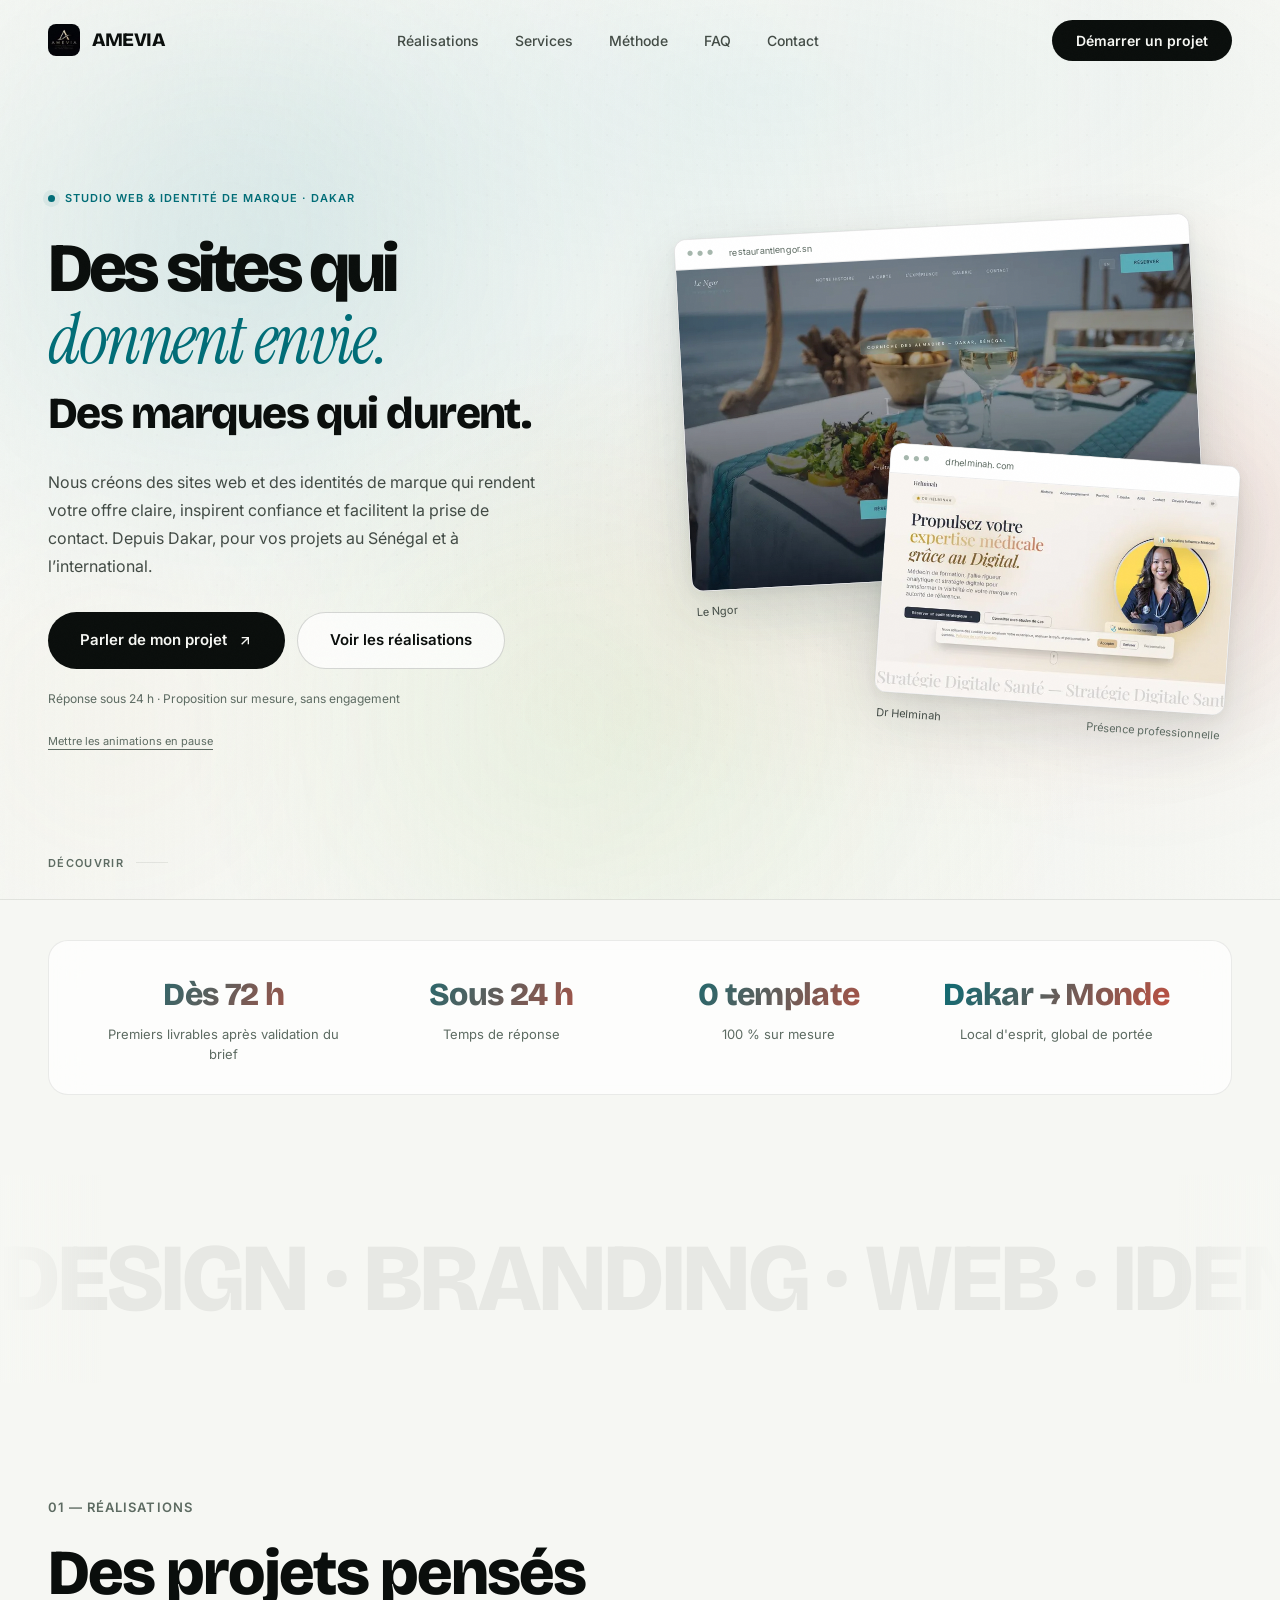
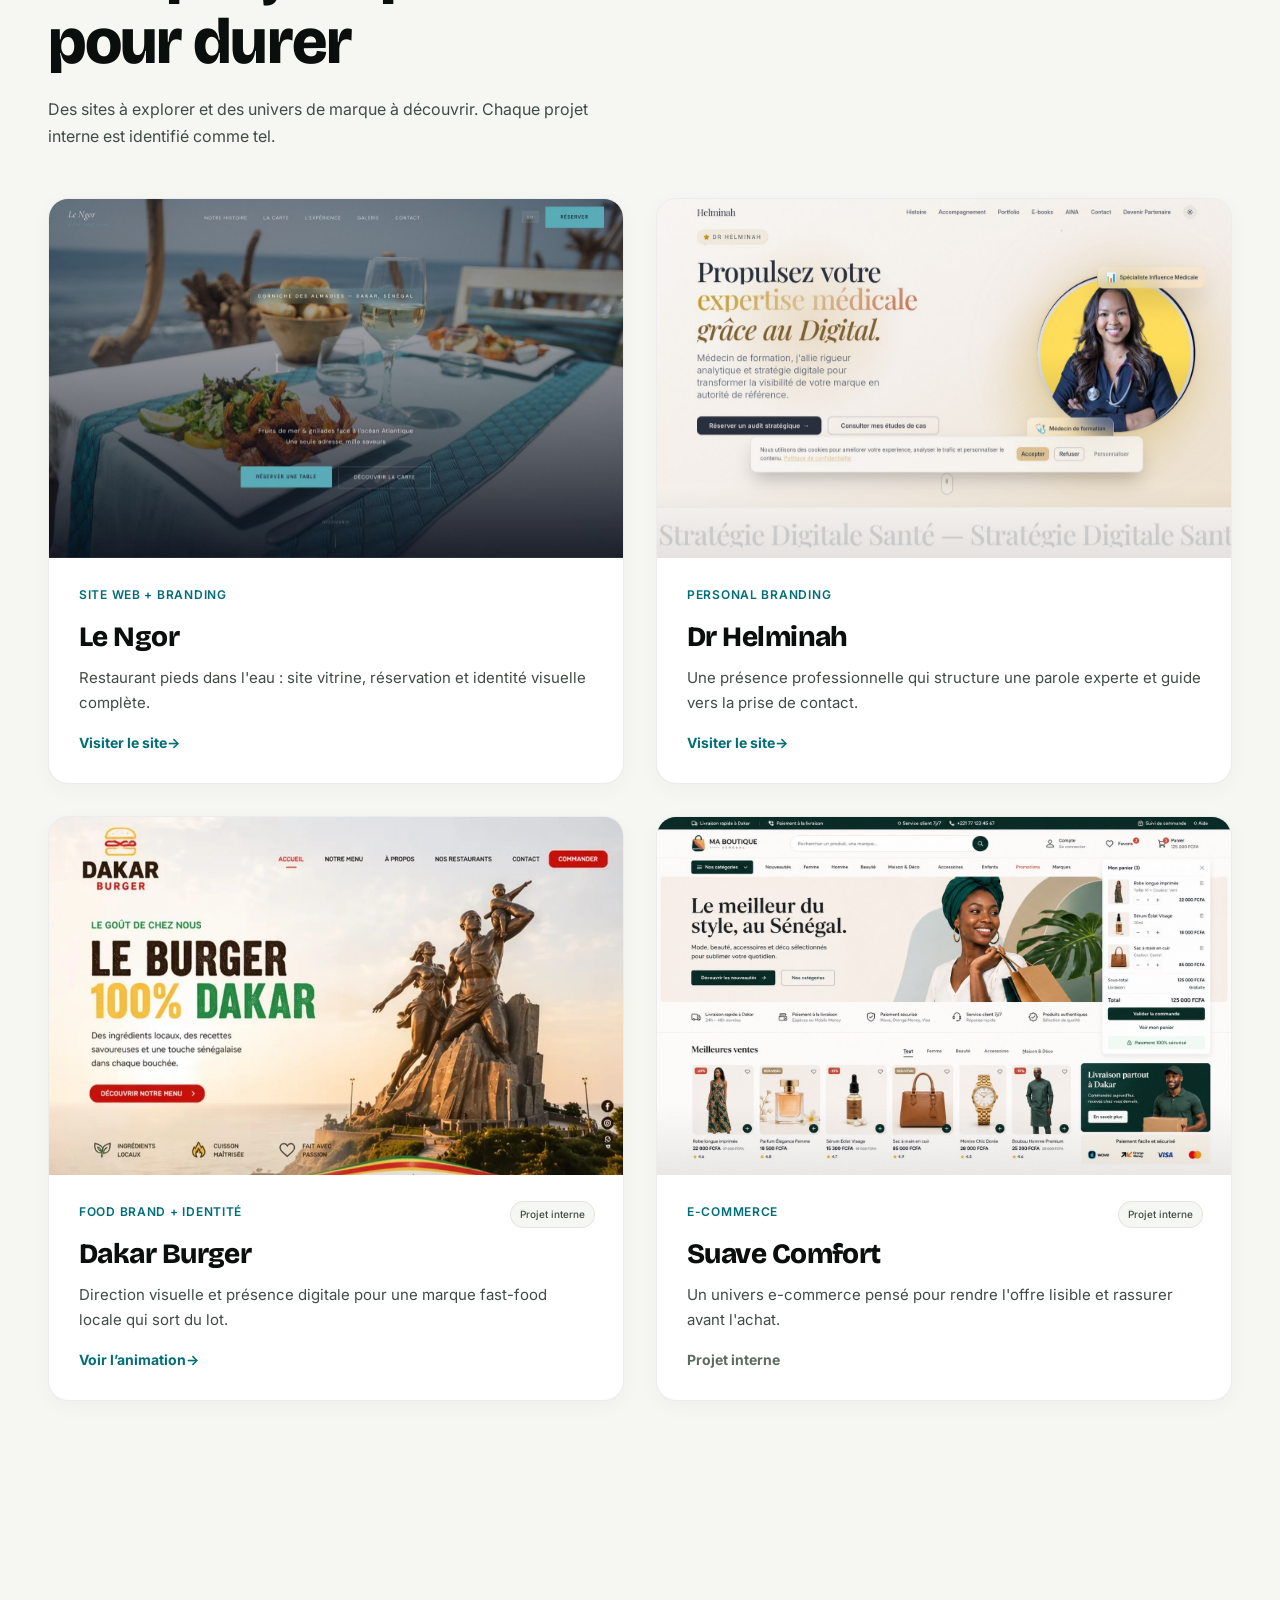
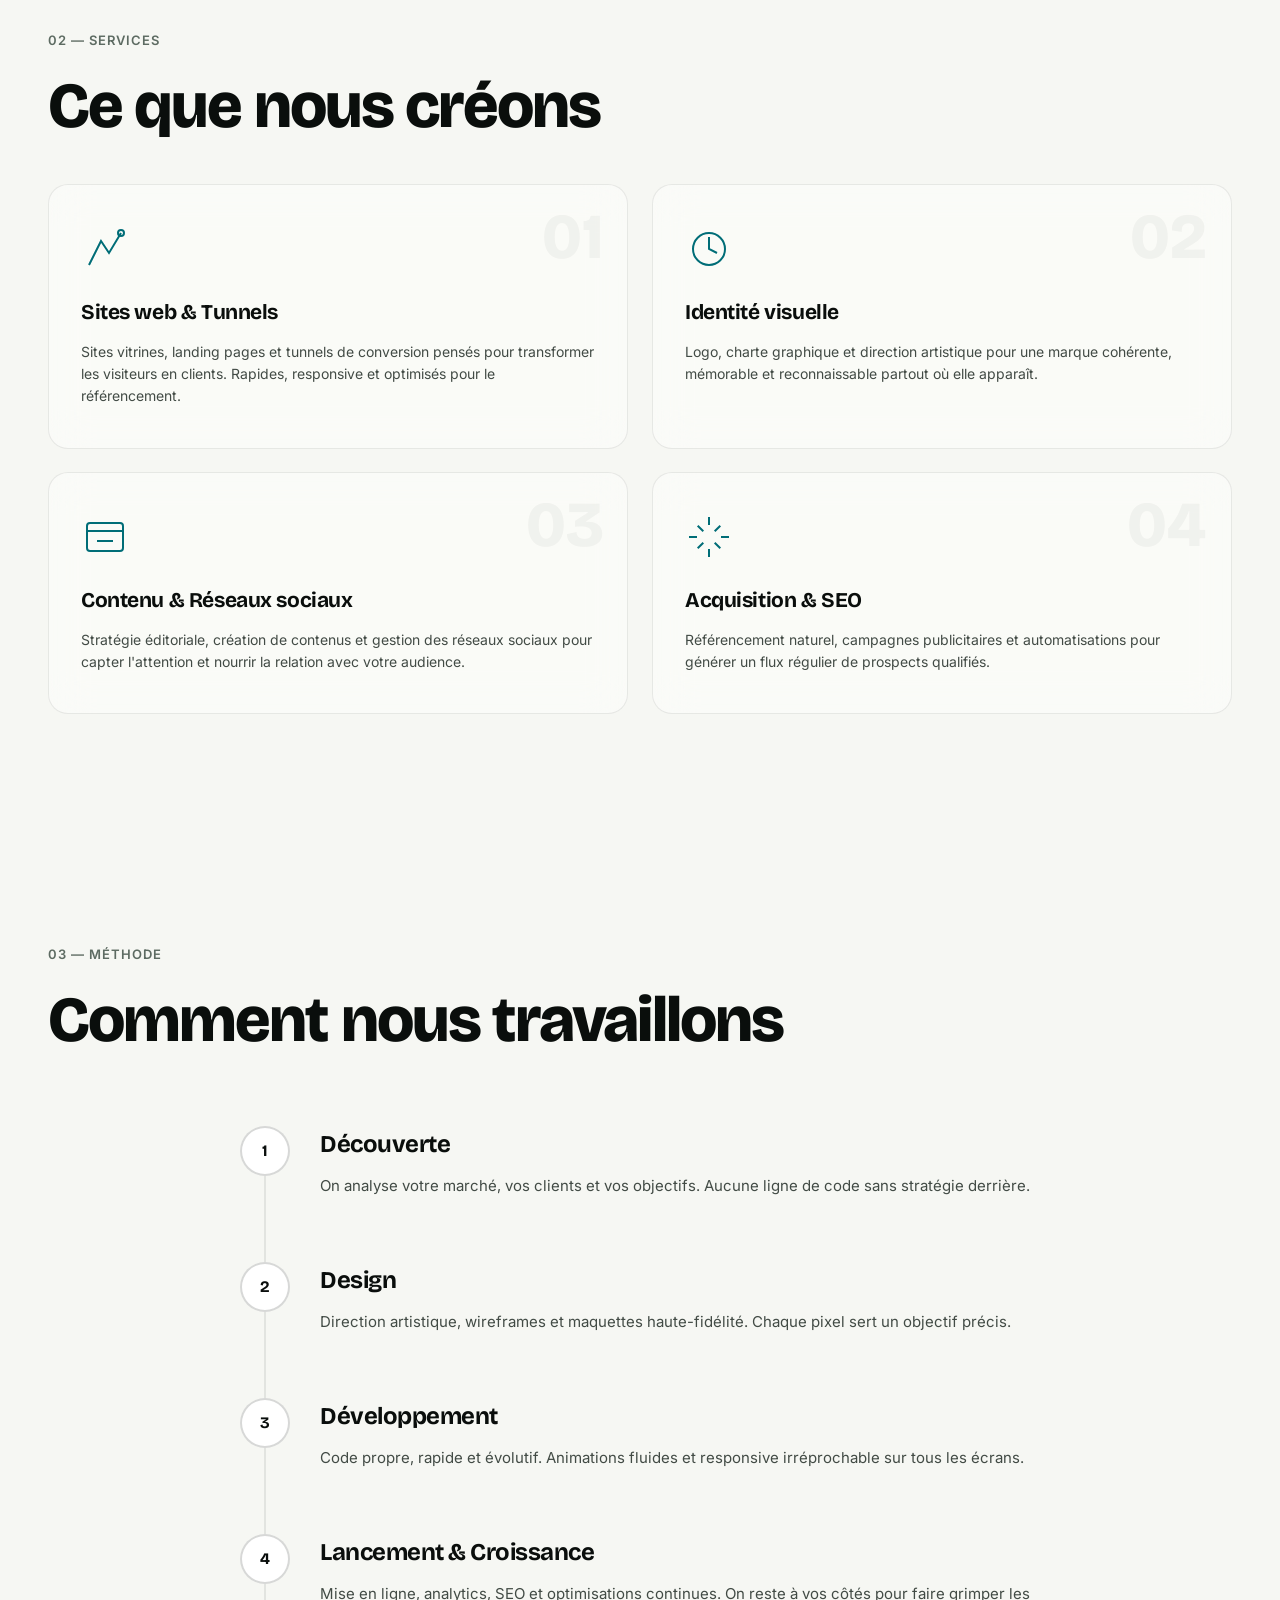
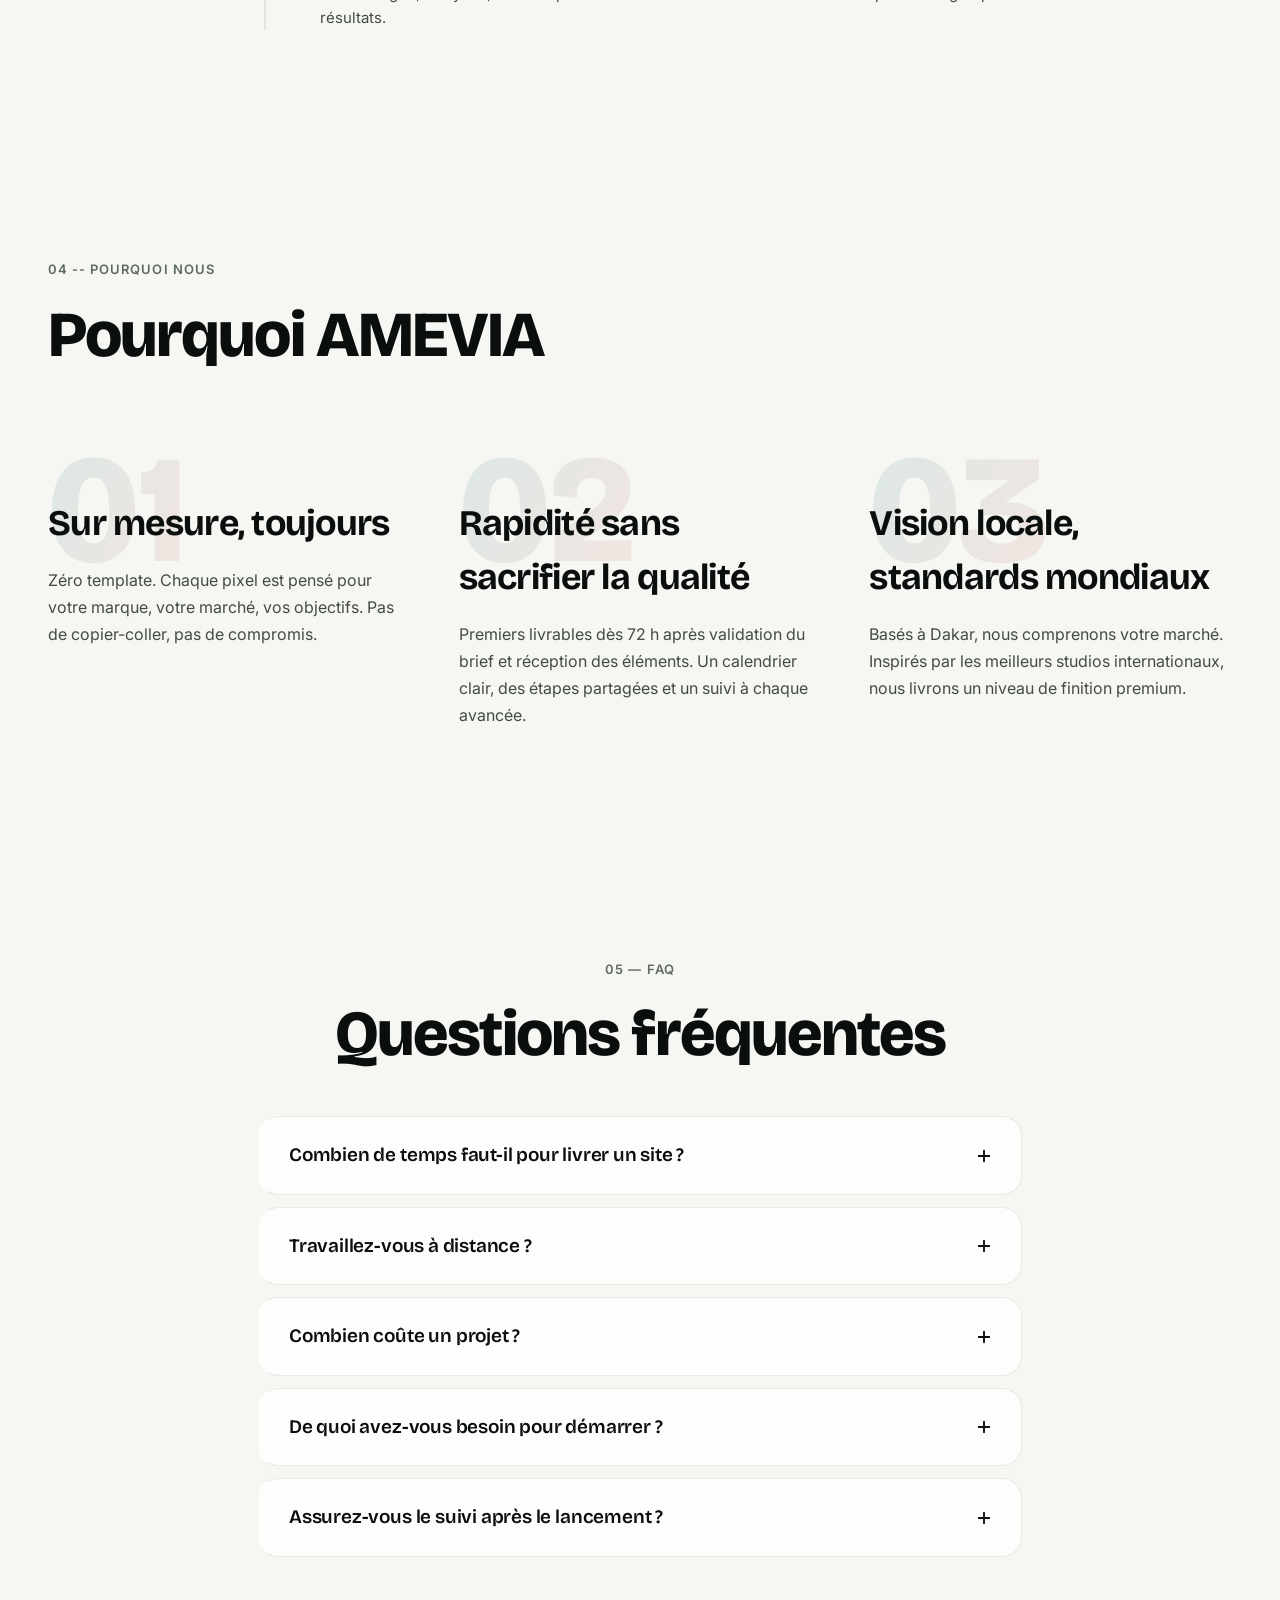
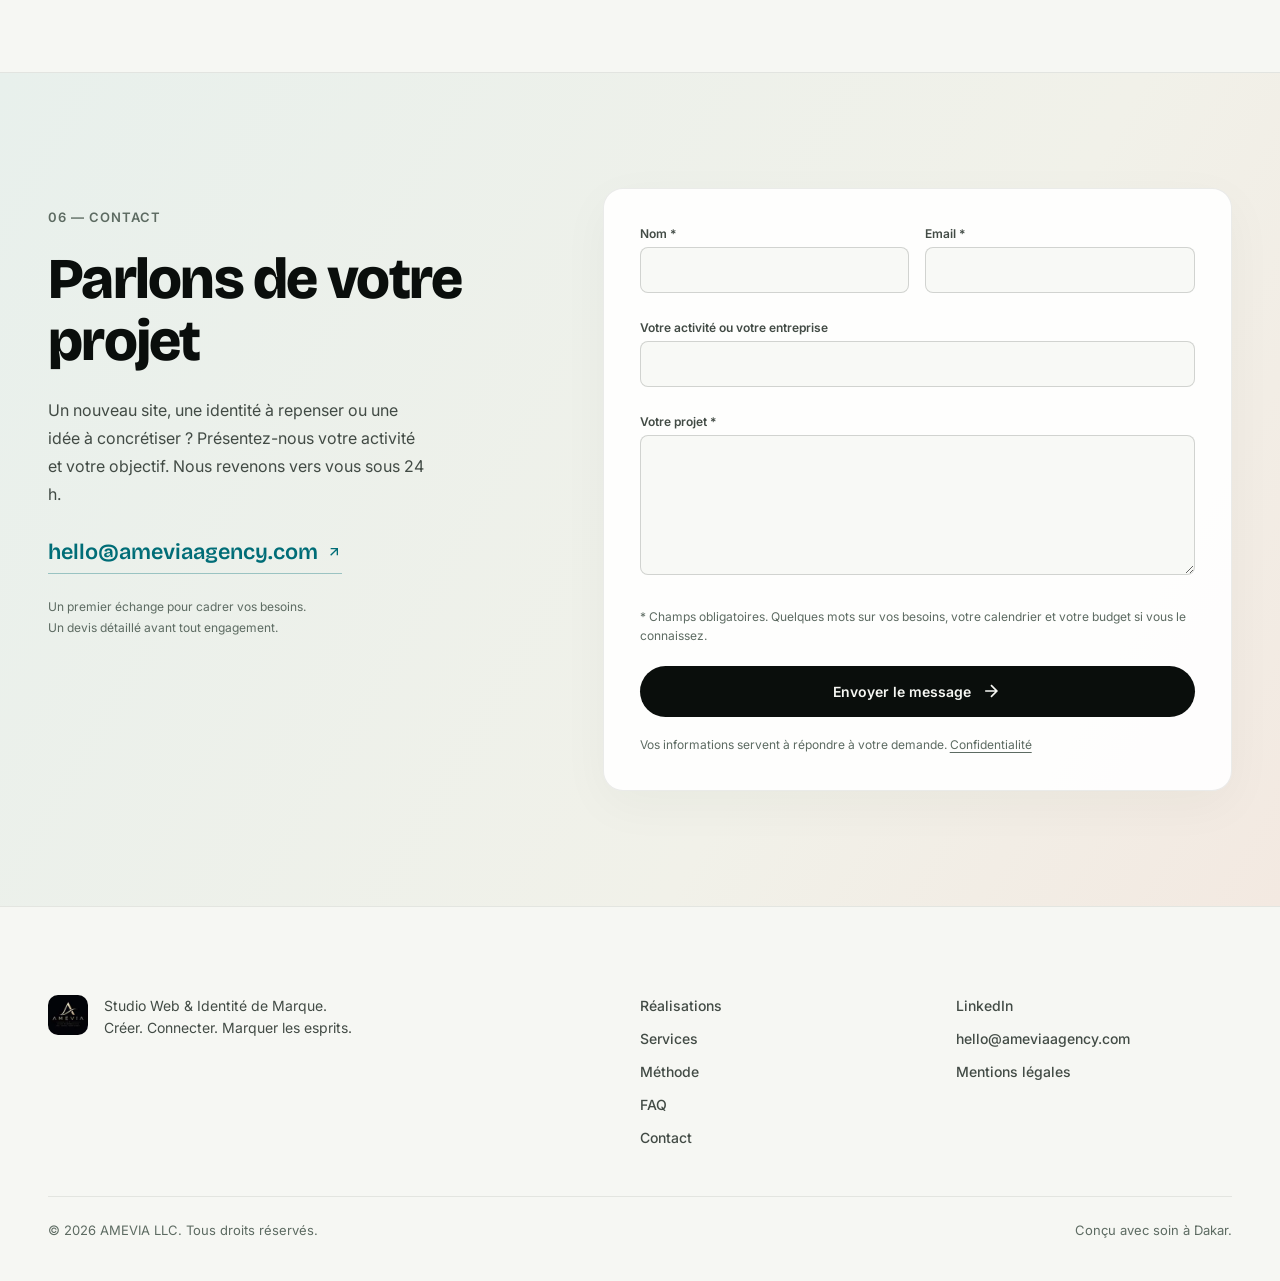
<file: index.html>
<!DOCTYPE html>
<html lang="fr" class="no-js">
<head>
    <meta charset="UTF-8">
    <meta name="viewport" content="width=device-width, initial-scale=1.0">
    <title>AMEVIA — Studio Web & Identité de Marque à Dakar</title>
    <meta name="description" content="AMEVIA est un studio digital basé à Dakar. Nous concevons des sites web, des identités de marque et des tunnels d'acquisition sur mesure pour les entreprises qui veulent inspirer confiance et générer des demandes.">
    <meta name="keywords" content="création site web Dakar, agence web Sénégal, identité visuelle, branding, landing page, SEO, studio digital">
    <meta name="author" content="AMEVIA LLC">
    <meta name="robots" content="index, follow">

    <!-- Open Graph -->
    <meta property="og:site_name" content="AMEVIA">
    <meta property="og:title" content="AMEVIA — Studio Web & Identité de Marque">
    <meta property="og:description" content="Sites web, identité visuelle et acquisition digitale, sur mesure. Conçu à Dakar, pensé pour le monde.">
    <meta property="og:image" content="https://ameviaagency.com/assets/images/logo.png">
    <meta property="og:url" content="https://ameviaagency.com/">
    <meta property="og:type" content="website">
    <meta property="og:locale" content="fr_FR">

    <!-- Twitter -->
    <meta name="twitter:card" content="summary_large_image">
    <meta name="twitter:title" content="AMEVIA — Studio Web & Identité de Marque">
    <meta name="twitter:description" content="Sites web, identité visuelle et acquisition digitale, sur mesure. Conçu à Dakar, pensé pour le monde.">
    <meta name="twitter:image" content="https://ameviaagency.com/assets/images/logo.png">

    <meta name="theme-color" content="#f5f7f3">
    <link rel="canonical" href="https://ameviaagency.com/">
    <link rel="icon" type="image/png" href="assets/images/logo.png">
    <link rel="preload" as="image" href="assets/images/lengor-showcase.webp" fetchpriority="high">
    <link rel="preconnect" href="https://fonts.googleapis.com">
    <link rel="preconnect" href="https://fonts.gstatic.com" crossorigin>
    <link href="https://fonts.googleapis.com/css2?family=Bricolage+Grotesque:opsz,wght@12..96,400;12..96,500;12..96,600;12..96,700;12..96,800&family=Inter:wght@400;500;600;700&family=Instrument+Serif:ital@1&display=swap" rel="stylesheet">
    <link rel="stylesheet" href="css/style.css?v=8">

    <!-- Structured data -->
    <script type="application/ld+json">
    {
        "@context": "https://schema.org",
        "@type": "ProfessionalService",
        "name": "AMEVIA",
        "legalName": "AMEVIA LLC",
        "description": "Studio digital spécialisé en création de sites web, identité de marque et acquisition digitale.",
        "url": "https://ameviaagency.com/",
        "logo": "https://ameviaagency.com/assets/images/logo.png",
        "image": "https://ameviaagency.com/assets/images/logo.png",
        "email": "hello@ameviaagency.com",
        "areaServed": ["SN", "Worldwide"],
        "knowsLanguage": ["fr", "en"],
        "founder": { "@type": "Person", "name": "Dr Helminah RM" },
        "address": { "@type": "PostalAddress", "addressLocality": "Dakar", "addressCountry": "SN" },
        "sameAs": ["https://www.linkedin.com/in/helminah-rm"]
    }
    </script>
</head>
<body>
    <a href="#main" class="skip-link">Aller au contenu principal</a>

    <!-- Animated aurora background field -->
    <div class="page-bg" aria-hidden="true">
        <span class="blob blob-1"></span>
        <span class="blob blob-2"></span>
        <span class="blob blob-3"></span>
        <span class="blob blob-4"></span>
    </div>

    <!-- Film grain noise overlay -->
    <div class="noise-overlay" aria-hidden="true"></div>

    <!-- Scroll progress bar -->
    <div class="scroll-progress" aria-hidden="true"><span id="scrollProgressBar"></span></div>

    <!-- Smooth scroll wrapper -->
    <div id="smooth-wrapper">
        <div id="smooth-content">

            <!-- Navigation -->
            <header>
                <nav class="nav" id="nav" aria-label="Navigation principale">
                    <a href="#hero" class="nav-brand" aria-label="AMEVIA — accueil">
                        <img src="assets/images/logo-mark.webp" alt="" class="nav-logo" width="96" height="96">
                        <span>AMEVIA</span>
                    </a>
                    <div class="nav-links" id="navLinks">
                        <a href="#work" class="nav-link"><span class="scramble-text" data-scramble="Réalisations">Réalisations</span></a>
                        <a href="#services" class="nav-link"><span class="scramble-text" data-scramble="Services">Services</span></a>
                        <a href="#method" class="nav-link"><span class="scramble-text" data-scramble="Méthode">Méthode</span></a>
                        <a href="#faq" class="nav-link"><span class="scramble-text" data-scramble="FAQ">FAQ</span></a>
                        <a href="#contact" class="nav-link"><span class="scramble-text" data-scramble="Contact">Contact</span></a>
                    </div>
                    <a href="#contact" class="nav-cta">Démarrer un projet</a>
                    <button class="nav-toggle" id="navToggle" aria-label="Ouvrir le menu" aria-expanded="false" aria-controls="navLinks">
                        <span></span><span></span>
                    </button>
                </nav>
            </header>

            <main id="main">

            <!-- Hero -->
            <section class="hero" id="hero" aria-label="Présentation AMEVIA">
                <div class="hero-bg" aria-hidden="true">
                    <div class="hero-aurora" aria-hidden="true"></div>
                    <div class="hero-vignette"></div>
                </div>
                <div class="hero-layout">
                <div class="hero-content">
                    <p class="hero-eyebrow">Studio Web &amp; Identité de Marque · Dakar</p>
                    <h1 class="hero-title">
                        <span class="line">Des sites qui</span>
                        <span class="line accent">donnent envie.</span>
                        <span class="line">Des marques qui durent.</span>
                    </h1>
                    <p class="hero-desc">Nous créons des sites web et des identités de marque qui rendent votre offre claire, inspirent confiance et facilitent la prise de contact. Depuis Dakar, pour vos projets au Sénégal et à l’international.</p>
                    <div class="hero-actions">
                        <a href="#contact" class="btn-primary"><span>Parler de mon projet</span><svg width="16" height="16" viewBox="0 0 24 24" fill="none" stroke="currentColor" stroke-width="2" aria-hidden="true"><path d="M7 17 17 7M7 7h10v10"/></svg></a>
                        <a href="#work" class="btn-ghost"><span>Voir les réalisations</span></a>
                    </div>
                    <p class="hero-microcopy">Réponse sous 24 h · Proposition sur mesure, sans engagement</p>
                    <button type="button" id="motionToggle" class="motion-toggle" aria-pressed="false" hidden>Mettre les animations en pause</button>
                </div>
                <div class="hero-showcase" aria-label="Aperçu de nos réalisations">
                    <a class="showcase-main" href="#work" aria-label="Découvrir la réalisation Le Ngor">
                        <div class="showcase-window">
                            <div class="showcase-bar" aria-hidden="true"><span class="showcase-dots">● ● ●</span><span class="showcase-url">restaurantlengor.sn</span></div>
                            <img src="assets/images/lengor-showcase.webp" alt="Site Le Ngor : restaurant face à l’océan à Dakar" width="1000" height="694" fetchpriority="high" decoding="async">
                        </div>
                        <p class="showcase-caption"><span>Le Ngor</span><span>Web &amp; identité de marque</span></p>
                    </a>
                    <a class="showcase-secondary" href="#work" aria-label="Découvrir la réalisation Dr Helminah">
                        <div class="showcase-window">
                            <div class="showcase-bar" aria-hidden="true"><span class="showcase-dots">● ● ●</span><span class="showcase-url">drhelminah.com</span></div>
                            <img src="assets/images/drhelminah-showcase.webp" alt="Site professionnel du Dr Helminah" width="640" height="400" decoding="async">
                        </div>
                        <p class="showcase-caption"><span>Dr Helminah</span><span>Présence professionnelle</span></p>
                    </a>
                </div>
                </div>
                <div class="hero-scroll">
                    <div class="scroll-indicator">
                        <span>Découvrir</span>
                        <div class="scroll-line"><div class="scroll-line-fill"></div></div>
                    </div>
                </div>
            </section>

            <!-- Trust strip -->
            <section class="trust" aria-label="Nos engagements">
                <ul class="trust-grid">
                    <li class="trust-item" data-reveal="fade-up">
                        <span class="trust-value">Dès 72 h</span>
                        <span class="trust-label">Premiers livrables après validation du brief</span>
                    </li>
                    <li class="trust-item" data-reveal="fade-up">
                        <span class="trust-value">Sous 24 h</span>
                        <span class="trust-label">Temps de réponse</span>
                    </li>
                    <li class="trust-item" data-reveal="fade-up">
                        <span class="trust-value">0 template</span>
                        <span class="trust-label">100 % sur mesure</span>
                    </li>
                    <li class="trust-item" data-reveal="fade-up">
                        <span class="trust-value">Dakar → Monde</span>
                        <span class="trust-label">Local d'esprit, global de portée</span>
                    </li>
                </ul>
            </section>

            <!-- Marquee ticker -->
            <section class="marquee" aria-hidden="true">
                <div class="marquee-fade marquee-fade--left"></div>
                <div class="marquee-track">
                    <span class="marquee-content">DESIGN &middot; BRANDING &middot; WEB &middot; IDENTITÉ &middot; STRATÉGIE &middot; DAKAR &middot; ACQUISITION &middot; DESIGN &middot; BRANDING &middot; WEB &middot; IDENTITÉ &middot; STRATÉGIE &middot; DAKAR &middot; ACQUISITION &middot;&nbsp;</span>
                    <span class="marquee-content">DESIGN &middot; BRANDING &middot; WEB &middot; IDENTITÉ &middot; STRATÉGIE &middot; DAKAR &middot; ACQUISITION &middot; DESIGN &middot; BRANDING &middot; WEB &middot; IDENTITÉ &middot; STRATÉGIE &middot; DAKAR &middot; ACQUISITION &middot;&nbsp;</span>
                </div>
                <div class="marquee-fade marquee-fade--right"></div>
            </section>

            <!-- Work -->
            <section class="work" id="work" aria-label="Réalisations">
                <div class="work-header">
                    <span class="section-eyebrow" data-reveal="chars">01 — Réalisations</span>
                    <h2 class="section-title" data-reveal="words">Des projets pensés pour durer</h2>
                    <p class="work-intro">Des sites à explorer et des univers de marque à découvrir. Chaque projet interne est identifié comme tel.</p>
                </div>
                <div class="work-horizontal" id="workHorizontal">
                    <div class="work-track" id="workTrack">
                        <article class="work-card" data-tilt>
                            <div class="work-card-media">
                                <img src="assets/images/lengor-desktop-fresh-lite.jpg" alt="Aperçu du site web du restaurant Le Ngor" width="1440" height="1000" loading="lazy" decoding="async">
                                <div class="work-card-overlay"></div>
                            </div>
                            <div class="work-card-content">
                                <span class="work-card-tag">Site web + Branding</span>
                                <h3 class="work-card-title">Le Ngor</h3>
                                <p class="work-card-desc">Restaurant pieds dans l'eau : site vitrine, réservation et identité visuelle complète.</p>
                                <a href="https://restaurantlengor.sn" target="_blank" rel="noopener" class="work-card-link">Visiter le site<span aria-hidden="true"> →</span></a>
                            </div>
                        </article>
                        <article class="work-card" data-tilt>
                            <div class="work-card-media">
                                <img src="assets/images/real-drhelminah-screen.jpg" alt="Aperçu du site professionnel du Dr Helminah" width="1440" height="900" loading="lazy" decoding="async">
                                <div class="work-card-overlay"></div>
                            </div>
                            <div class="work-card-content">
                                <span class="work-card-tag">Personal Branding</span>
                                <h3 class="work-card-title">Dr Helminah</h3>
                                <p class="work-card-desc">Une présence professionnelle qui structure une parole experte et guide vers la prise de contact.</p>
                                <a href="https://drhelminah.com" target="_blank" rel="noopener" class="work-card-link">Visiter le site<span aria-hidden="true"> →</span></a>
                            </div>
                        </article>
                        <article class="work-card" data-tilt>
                            <div class="work-card-media">
                                <img src="assets/images/dakar-burger-poster.webp" alt="Concept Dakar Burger : identité visuelle et site de restauration" width="864" height="1821" loading="lazy" decoding="async">
                                <div class="work-card-overlay"></div>
                            </div>
                            <div class="work-card-content">
                                <span class="work-card-tag">Food Brand + Identité <span class="project-kind">Projet interne</span></span>
                                <h3 class="work-card-title">Dakar Burger</h3>
                                <p class="work-card-desc">Direction visuelle et présence digitale pour une marque fast-food locale qui sort du lot.</p>
                                <a href="assets/videos/portfolio-dakar-burger-preview.mp4" target="_blank" rel="noopener" class="work-card-link">Voir l’animation<span aria-hidden="true"> →</span></a>
                            </div>
                        </article>
                        <article class="work-card" data-tilt>
                            <div class="work-card-media">
                                <img src="assets/images/ecommerce-senegal-mockup-lite.jpg" alt="Maquette de la boutique e-commerce Suave Comfort" width="1586" height="992" loading="lazy" decoding="async">
                                <div class="work-card-overlay"></div>
                            </div>
                            <div class="work-card-content">
                                <span class="work-card-tag">E-commerce <span class="project-kind">Projet interne</span></span>
                                <h3 class="work-card-title">Suave Comfort</h3>
                                <p class="work-card-desc">Un univers e-commerce pensé pour rendre l'offre lisible et rassurer avant l'achat.</p>
                                <span class="work-card-link work-card-link--muted">Projet interne</span>
                            </div>
                        </article>
                    </div>
                </div>
            </section>

            <!-- Services -->
            <section class="services" id="services" aria-label="Services">
                <div class="services-header">
                    <span class="section-eyebrow" data-reveal="chars">02 — Services</span>
                    <h2 class="section-title" data-reveal="words">Ce que nous créons</h2>
                </div>
                <div class="services-grid">
                    <article class="service-card" data-reveal="fade-up" data-tilt>
                        <div class="service-number" aria-hidden="true">01</div>
                        <div class="service-icon" aria-hidden="true">
                            <svg viewBox="0 0 48 48" fill="none" stroke="currentColor" stroke-width="2"><path d="M8 40L20 16l8 12 12-20"/><circle cx="40" cy="8" r="3"/></svg>
                        </div>
                        <h3 class="service-title">Sites web &amp; Tunnels</h3>
                        <p class="service-desc">Sites vitrines, landing pages et tunnels de conversion pensés pour transformer les visiteurs en clients. Rapides, responsive et optimisés pour le référencement.</p>
                    </article>
                    <article class="service-card" data-reveal="fade-up" data-tilt>
                        <div class="service-number" aria-hidden="true">02</div>
                        <div class="service-icon" aria-hidden="true">
                            <svg viewBox="0 0 48 48" fill="none" stroke="currentColor" stroke-width="2"><circle cx="24" cy="24" r="16"/><path d="M24 12v12l8 4"/></svg>
                        </div>
                        <h3 class="service-title">Identité visuelle</h3>
                        <p class="service-desc">Logo, charte graphique et direction artistique pour une marque cohérente, mémorable et reconnaissable partout où elle apparaît.</p>
                    </article>
                    <article class="service-card" data-reveal="fade-up" data-tilt>
                        <div class="service-number" aria-hidden="true">03</div>
                        <div class="service-icon" aria-hidden="true">
                            <svg viewBox="0 0 48 48" fill="none" stroke="currentColor" stroke-width="2"><rect x="6" y="10" width="36" height="28" rx="3"/><path d="M6 18h36M16 28h16"/></svg>
                        </div>
                        <h3 class="service-title">Contenu &amp; Réseaux sociaux</h3>
                        <p class="service-desc">Stratégie éditoriale, création de contenus et gestion des réseaux sociaux pour capter l'attention et nourrir la relation avec votre audience.</p>
                    </article>
                    <article class="service-card" data-reveal="fade-up" data-tilt>
                        <div class="service-number" aria-hidden="true">04</div>
                        <div class="service-icon" aria-hidden="true">
                            <svg viewBox="0 0 48 48" fill="none" stroke="currentColor" stroke-width="2"><path d="M24 4v8M24 36v8M4 24h8M36 24h8M12.7 12.7l5.6 5.6M29.7 29.7l5.6 5.6M12.7 35.3l5.6-5.6M29.7 18.3l5.6-5.6"/></svg>
                        </div>
                        <h3 class="service-title">Acquisition &amp; SEO</h3>
                        <p class="service-desc">Référencement naturel, campagnes publicitaires et automatisations pour générer un flux régulier de prospects qualifiés.</p>
                    </article>
                </div>
            </section>

            <!-- Method -->
            <section class="method" id="method" aria-label="Méthode">
                <div class="method-header">
                    <span class="section-eyebrow" data-reveal="chars">03 — Méthode</span>
                    <h2 class="section-title" data-reveal="words">Comment nous travaillons</h2>
                </div>
                <div class="method-timeline">
                    <div class="timeline-line" id="timelineLine" aria-hidden="true">
                        <div class="timeline-line-progress" id="timelineProgress"></div>
                    </div>
                    <div class="timeline-steps">
                        <div class="timeline-step" data-reveal="fade-right">
                            <div class="step-marker" aria-hidden="true"><span>1</span></div>
                            <div class="step-content">
                                <h3>Découverte</h3>
                                <p>On analyse votre marché, vos clients et vos objectifs. Aucune ligne de code sans stratégie derrière.</p>
                            </div>
                        </div>
                        <div class="timeline-step" data-reveal="fade-left">
                            <div class="step-marker" aria-hidden="true"><span>2</span></div>
                            <div class="step-content">
                                <h3>Design</h3>
                                <p>Direction artistique, wireframes et maquettes haute-fidélité. Chaque pixel sert un objectif précis.</p>
                            </div>
                        </div>
                        <div class="timeline-step" data-reveal="fade-right">
                            <div class="step-marker" aria-hidden="true"><span>3</span></div>
                            <div class="step-content">
                                <h3>Développement</h3>
                                <p>Code propre, rapide et évolutif. Animations fluides et responsive irréprochable sur tous les écrans.</p>
                            </div>
                        </div>
                        <div class="timeline-step" data-reveal="fade-left">
                            <div class="step-marker" aria-hidden="true"><span>4</span></div>
                            <div class="step-content">
                                <h3>Lancement &amp; Croissance</h3>
                                <p>Mise en ligne, analytics, SEO et optimisations continues. On reste à vos côtés pour faire grimper les résultats.</p>
                            </div>
                        </div>
                    </div>
                </div>
            </section>

            <!-- Why AMEVIA -->
            <section class="why" id="why" aria-label="Pourquoi AMEVIA">
                <div class="why-header">
                    <span class="section-eyebrow" data-reveal="chars">04 -- Pourquoi nous</span>
                    <h2 class="section-title" data-reveal="words">Pourquoi AMEVIA</h2>
                </div>
                <div class="why-grid">
                    <article class="why-item" data-reveal="fade-up">
                        <span class="why-number" aria-hidden="true">01</span>
                        <h3 class="why-title">Sur mesure, toujours</h3>
                        <p class="why-desc">Zéro template. Chaque pixel est pensé pour votre marque, votre marché, vos objectifs. Pas de copier-coller, pas de compromis.</p>
                    </article>
                    <article class="why-item" data-reveal="fade-up">
                        <span class="why-number" aria-hidden="true">02</span>
                        <h3 class="why-title">Rapidité sans sacrifier la qualité</h3>
                        <p class="why-desc">Premiers livrables dès 72 h après validation du brief et réception des éléments. Un calendrier clair, des étapes partagées et un suivi à chaque avancée.</p>
                    </article>
                    <article class="why-item" data-reveal="fade-up">
                        <span class="why-number" aria-hidden="true">03</span>
                        <h3 class="why-title">Vision locale, standards mondiaux</h3>
                        <p class="why-desc">Basés à Dakar, nous comprenons votre marché. Inspirés par les meilleurs studios internationaux, nous livrons un niveau de finition premium.</p>
                    </article>
                </div>
            </section>

            <!-- FAQ -->
            <section class="faq" id="faq" aria-label="Questions fréquentes">
                <div class="faq-header">
                    <span class="section-eyebrow" data-reveal="chars">05 — FAQ</span>
                    <h2 class="section-title" data-reveal="words">Questions fréquentes</h2>
                </div>
                <div class="faq-list" data-reveal="fade-up">
                    <details class="faq-item">
                        <summary>Combien de temps faut-il pour livrer un site ?</summary>
                        <div class="faq-answer"><p>Les premiers livrables peuvent être proposés dès 72 h après validation du brief et réception des éléments. Le calendrier de mise en ligne est défini dans le devis selon le périmètre du projet.</p></div>
                    </details>
                    <details class="faq-item">
                        <summary>Travaillez-vous à distance ?</summary>
                        <div class="faq-answer"><p>Oui. Basés à Dakar, nous accompagnons des clients au Sénégal comme à l'international, en visioconférence et par email, sans contrainte de fuseau.</p></div>
                    </details>
                    <details class="faq-item">
                        <summary>Combien coûte un projet ?</summary>
                        <div class="faq-answer"><p>Chaque projet est établi sur devis, selon vos besoins et vos objectifs. Vous recevez une proposition claire et détaillée avant tout engagement, sans surprise.</p></div>
                    </details>
                    <details class="faq-item">
                        <summary>De quoi avez-vous besoin pour démarrer ?</summary>
                        <div class="faq-answer"><p>Un brief de vos objectifs, vos textes et visuels si vous en disposez, et vos accès techniques le cas échéant. On vous guide à chaque étape, même en partant de zéro.</p></div>
                    </details>
                    <details class="faq-item">
                        <summary>Assurez-vous le suivi après le lancement ?</summary>
                        <div class="faq-answer"><p>Oui. Nous proposons un accompagnement post-lancement : mises à jour, optimisations SEO et améliorations continues pour faire évoluer votre présence dans le temps.</p></div>
                    </details>
                </div>
            </section>

            <!-- Contact -->
            <section class="contact" id="contact" aria-label="Contact">
                <div class="contact-bg" aria-hidden="true"></div>
                <div class="contact-content">
                    <div class="contact-intro">
                    <span class="section-eyebrow" data-reveal="chars">06 — Contact</span>
                    <h2 class="section-title" data-reveal="words">Parlons de votre projet</h2>
                    <p class="contact-desc">Un nouveau site, une identité à repenser ou une idée à concrétiser ? Présentez-nous votre activité et votre objectif. Nous revenons vers vous sous 24 h.</p>
                    <a class="contact-email" href="mailto:hello@ameviaagency.com">hello@ameviaagency.com <svg width="16" height="16" viewBox="0 0 24 24" fill="none" stroke="currentColor" stroke-width="2" aria-hidden="true"><path d="M7 17 17 7M7 7h10v10"/></svg></a>
                    <p class="contact-assurance">Un premier échange pour cadrer vos besoins.<br>Un devis détaillé avant tout engagement.</p>
                    </div>
                    <form class="contact-form" id="contactForm" action="https://formsubmit.co/hello@ameviaagency.com" method="POST">
                        <input type="hidden" name="_subject" value="Nouveau message AMEVIA Agency">
                        <input type="hidden" name="_template" value="table">
                        <div class="form-row">
                            <div class="form-field">
                                <input type="text" id="name" name="name" placeholder=" " autocomplete="name" required>
                                <label for="name">Nom *</label>
                            </div>
                            <div class="form-field">
                                <input type="email" id="email" name="email" placeholder=" " autocomplete="email" required>
                                <label for="email">Email *</label>
                            </div>
                        </div>
                        <div class="form-field">
                            <input type="text" id="subject" name="subject" placeholder=" ">
                            <label for="subject">Votre activité ou votre entreprise</label>
                        </div>
                        <div class="form-field">
                            <textarea id="message" name="message" rows="4" placeholder=" " required></textarea>
                            <label for="message">Votre projet *</label>
                        </div>
                        <p class="form-note">* Champs obligatoires. Quelques mots sur vos besoins, votre calendrier et votre budget si vous le connaissez.</p>
                        <button type="submit" class="btn-primary btn-large">
                            <span>Envoyer le message</span>
                            <svg width="20" height="20" viewBox="0 0 24 24" fill="none" stroke="currentColor" stroke-width="2" aria-hidden="true"><path d="M5 12h14M12 5l7 7-7 7"/></svg>
                        </button>
                        <p class="form-status" id="formStatus" role="status" aria-live="polite" aria-atomic="true"></p>
                        <p class="form-note">Vos informations servent à répondre à votre demande. <a href="mentions-legales.html#privacy">Confidentialité</a></p>
                    </form>
                </div>
            </section>

            </main>

            <!-- Footer -->
            <footer class="footer">
                <div class="footer-inner">
                    <div class="footer-brand">
                        <img src="assets/images/logo-mark.webp" alt="" class="footer-logo" width="96" height="96" loading="lazy">
                        <p>Studio Web &amp; Identité de Marque.<br>Créer. Connecter. Marquer les esprits.</p>
                    </div>
                    <nav class="footer-links" aria-label="Liens du site">
                        <a href="#work">Réalisations</a>
                        <a href="#services">Services</a>
                        <a href="#method">Méthode</a>
                        <a href="#faq">FAQ</a>
                        <a href="#contact">Contact</a>
                    </nav>
                    <div class="footer-social">
                        <a href="https://www.linkedin.com/in/helminah-rm" target="_blank" rel="noopener">LinkedIn</a>
                        <a href="mailto:hello@ameviaagency.com">hello@ameviaagency.com</a>
                        <a href="mentions-legales.html">Mentions légales</a>
                    </div>
                </div>
                <div class="footer-bottom">
                    <p>&copy; <span id="footerYear">2026</span> AMEVIA LLC. Tous droits réservés.</p>
                    <p>Conçu avec soin à Dakar.</p>
                </div>
            </footer>

        </div>
    </div>

    <!-- Scripts -->
    <script src="js/main.js?v=7" defer></script>
</body>
</html>
</file>
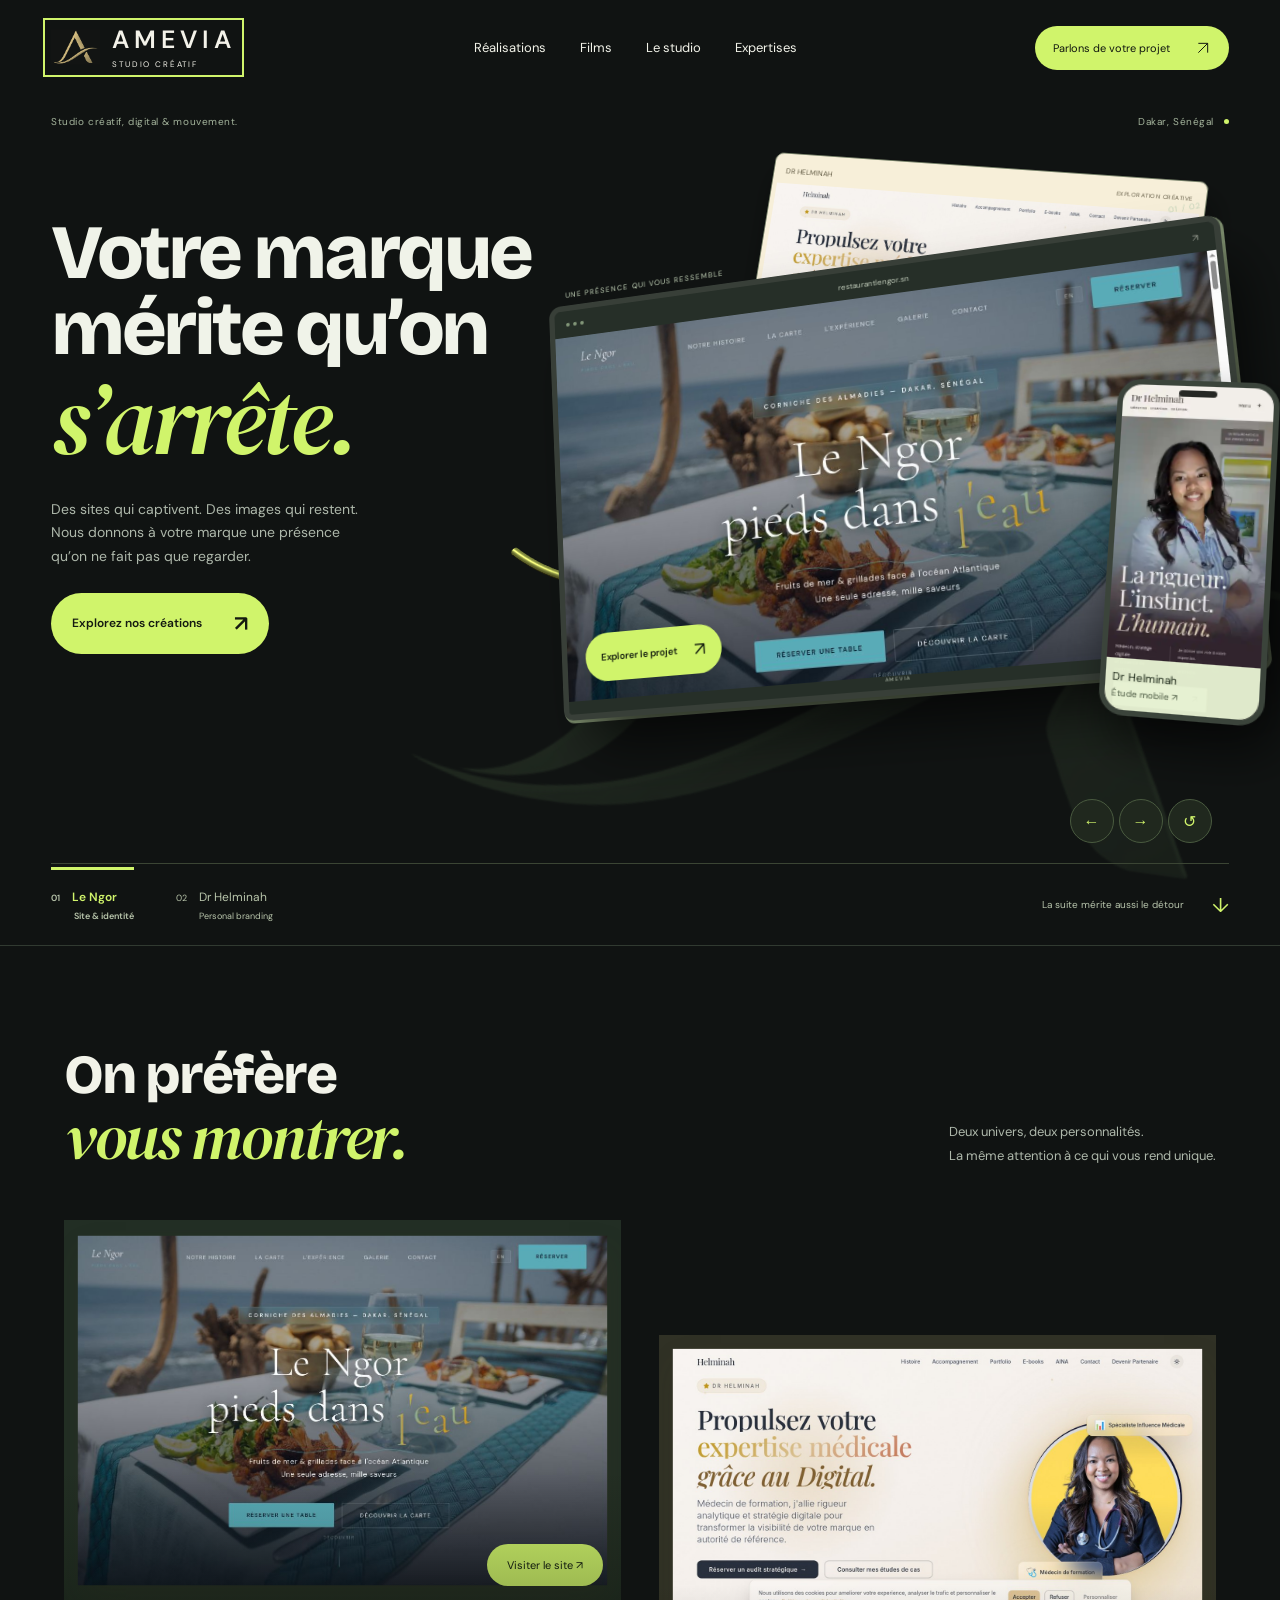
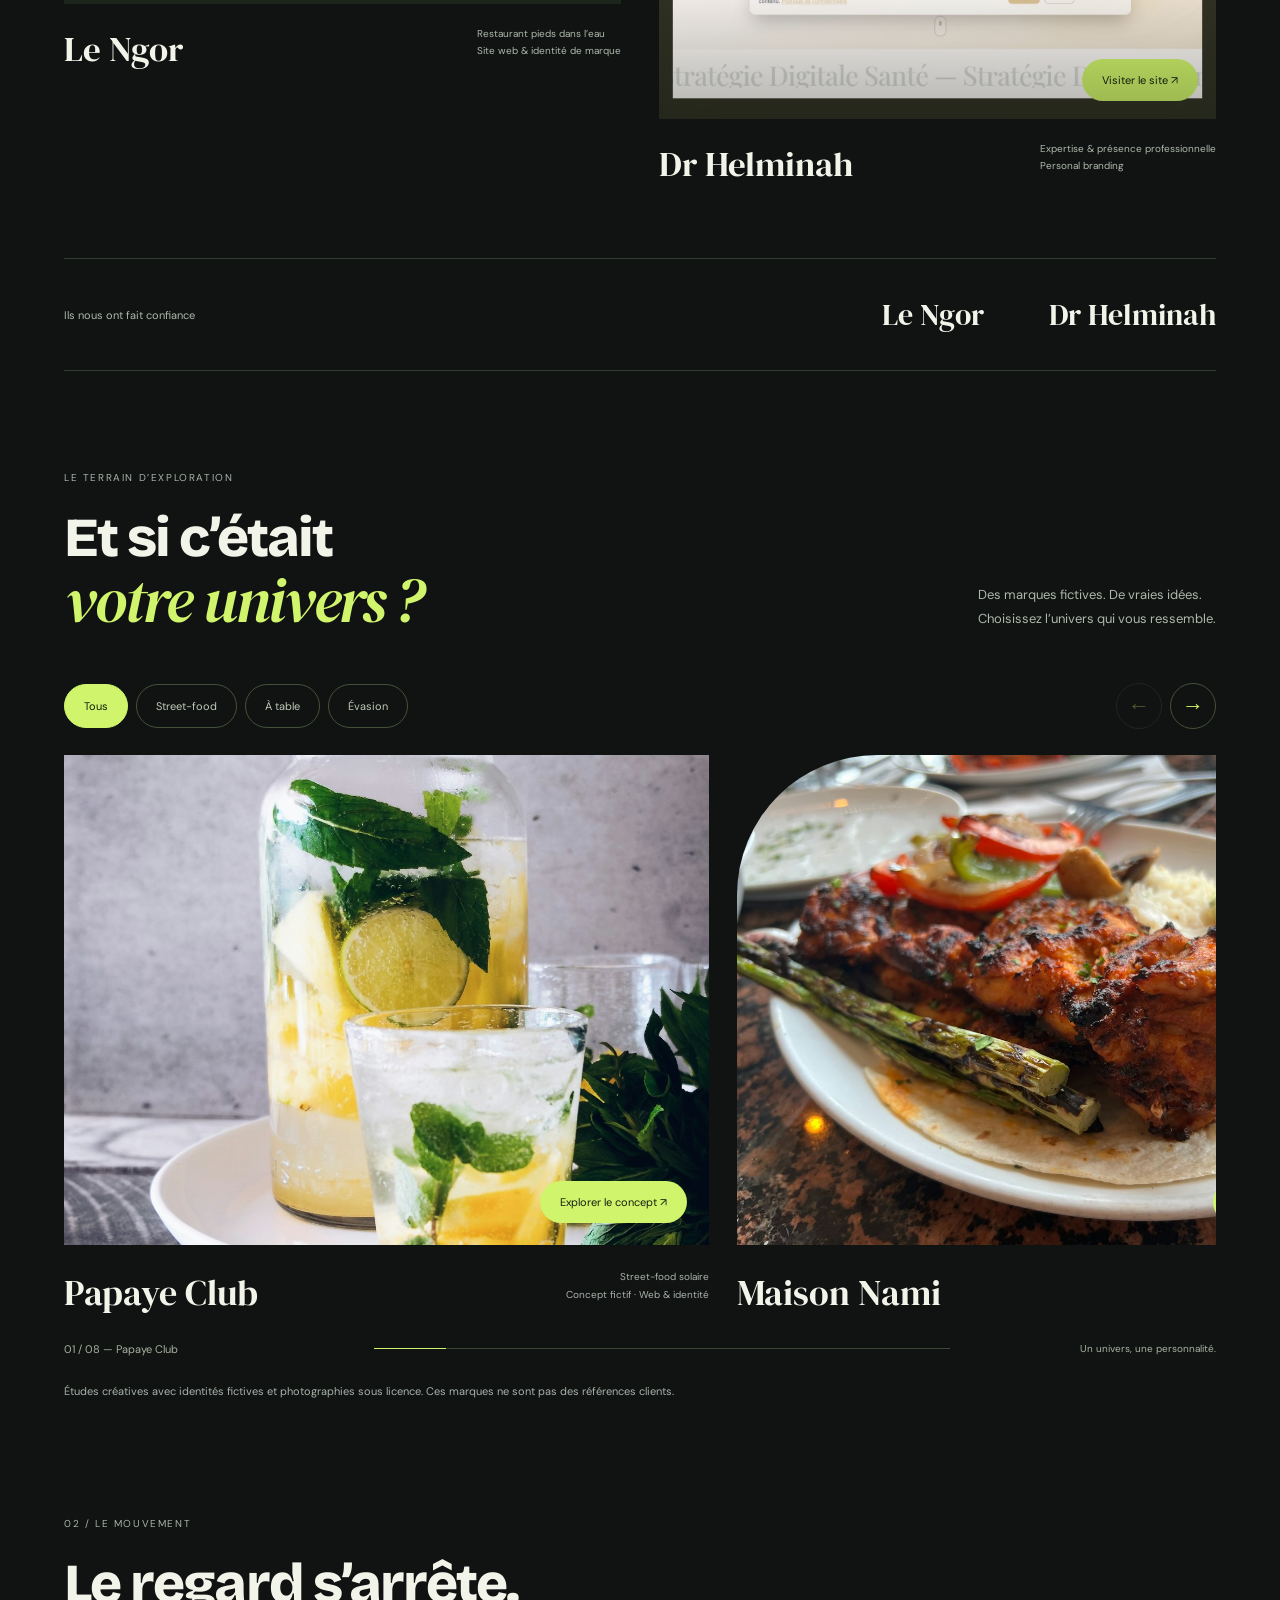
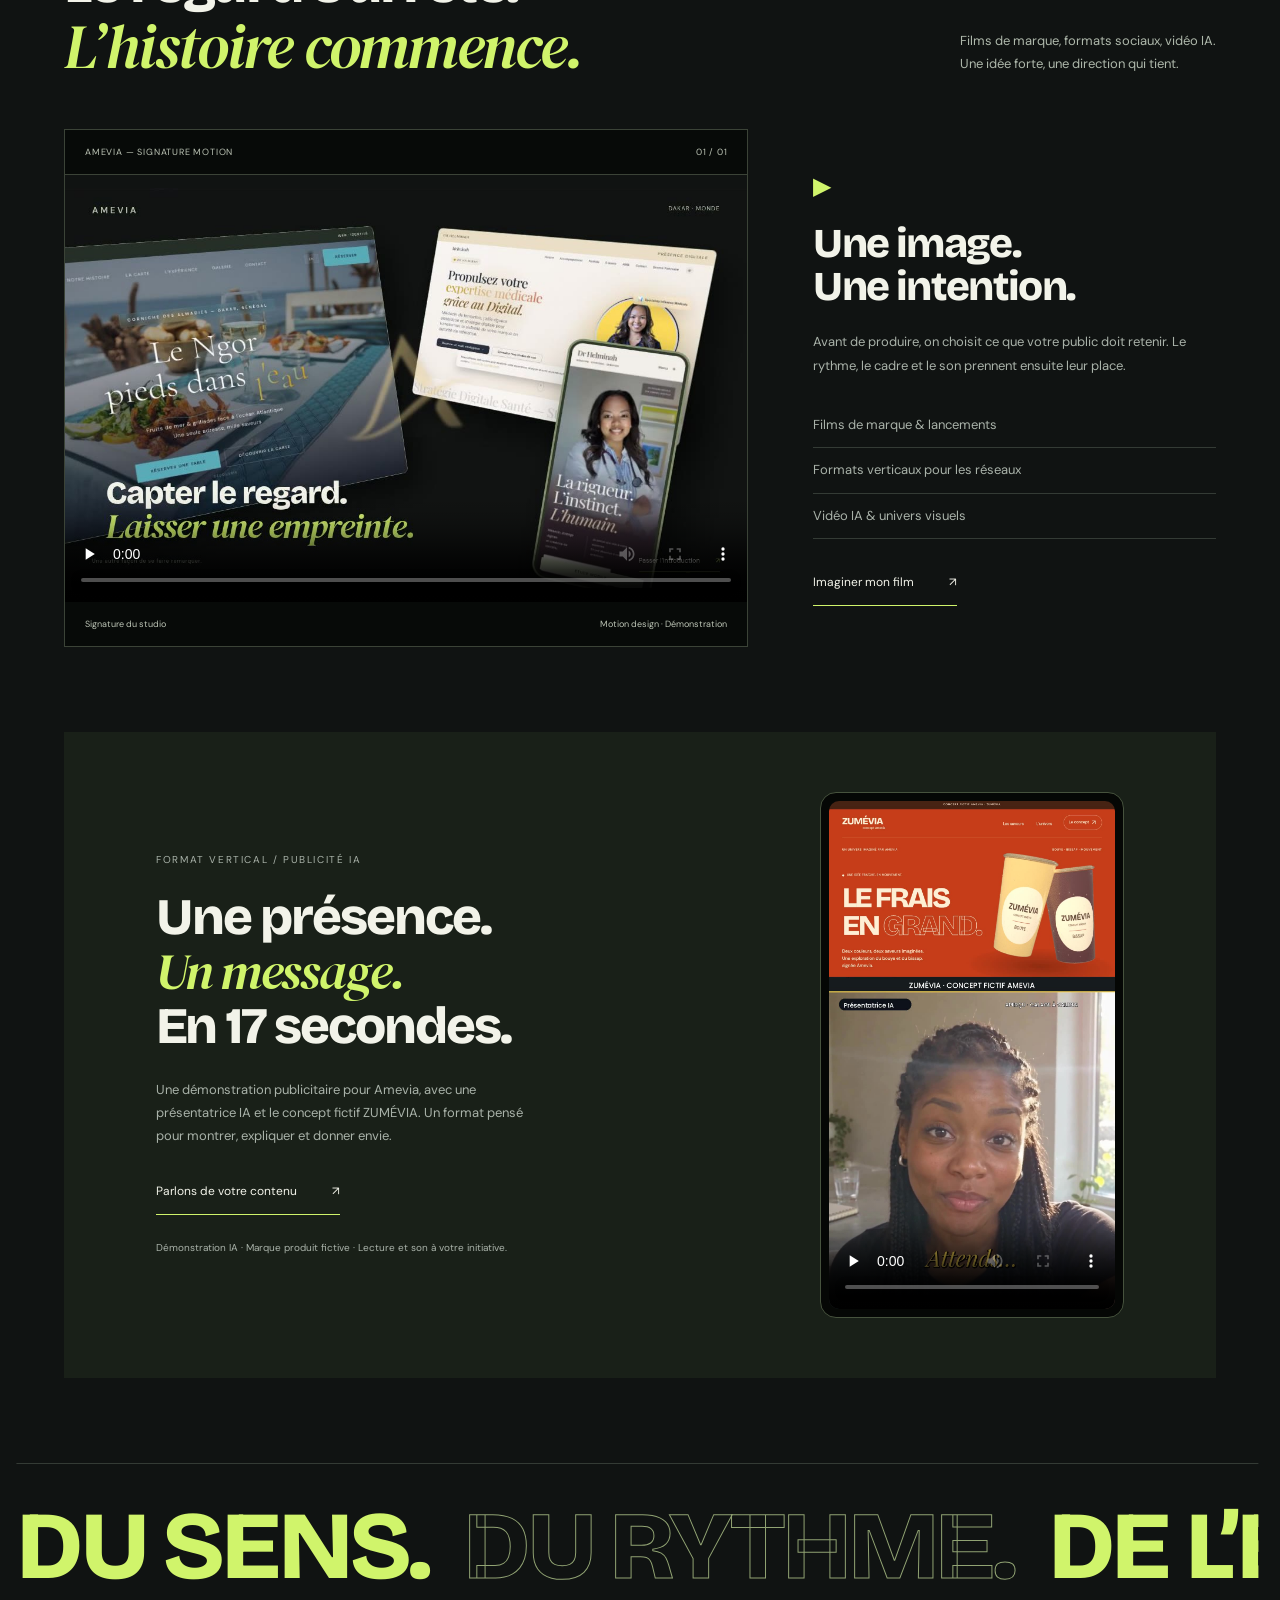
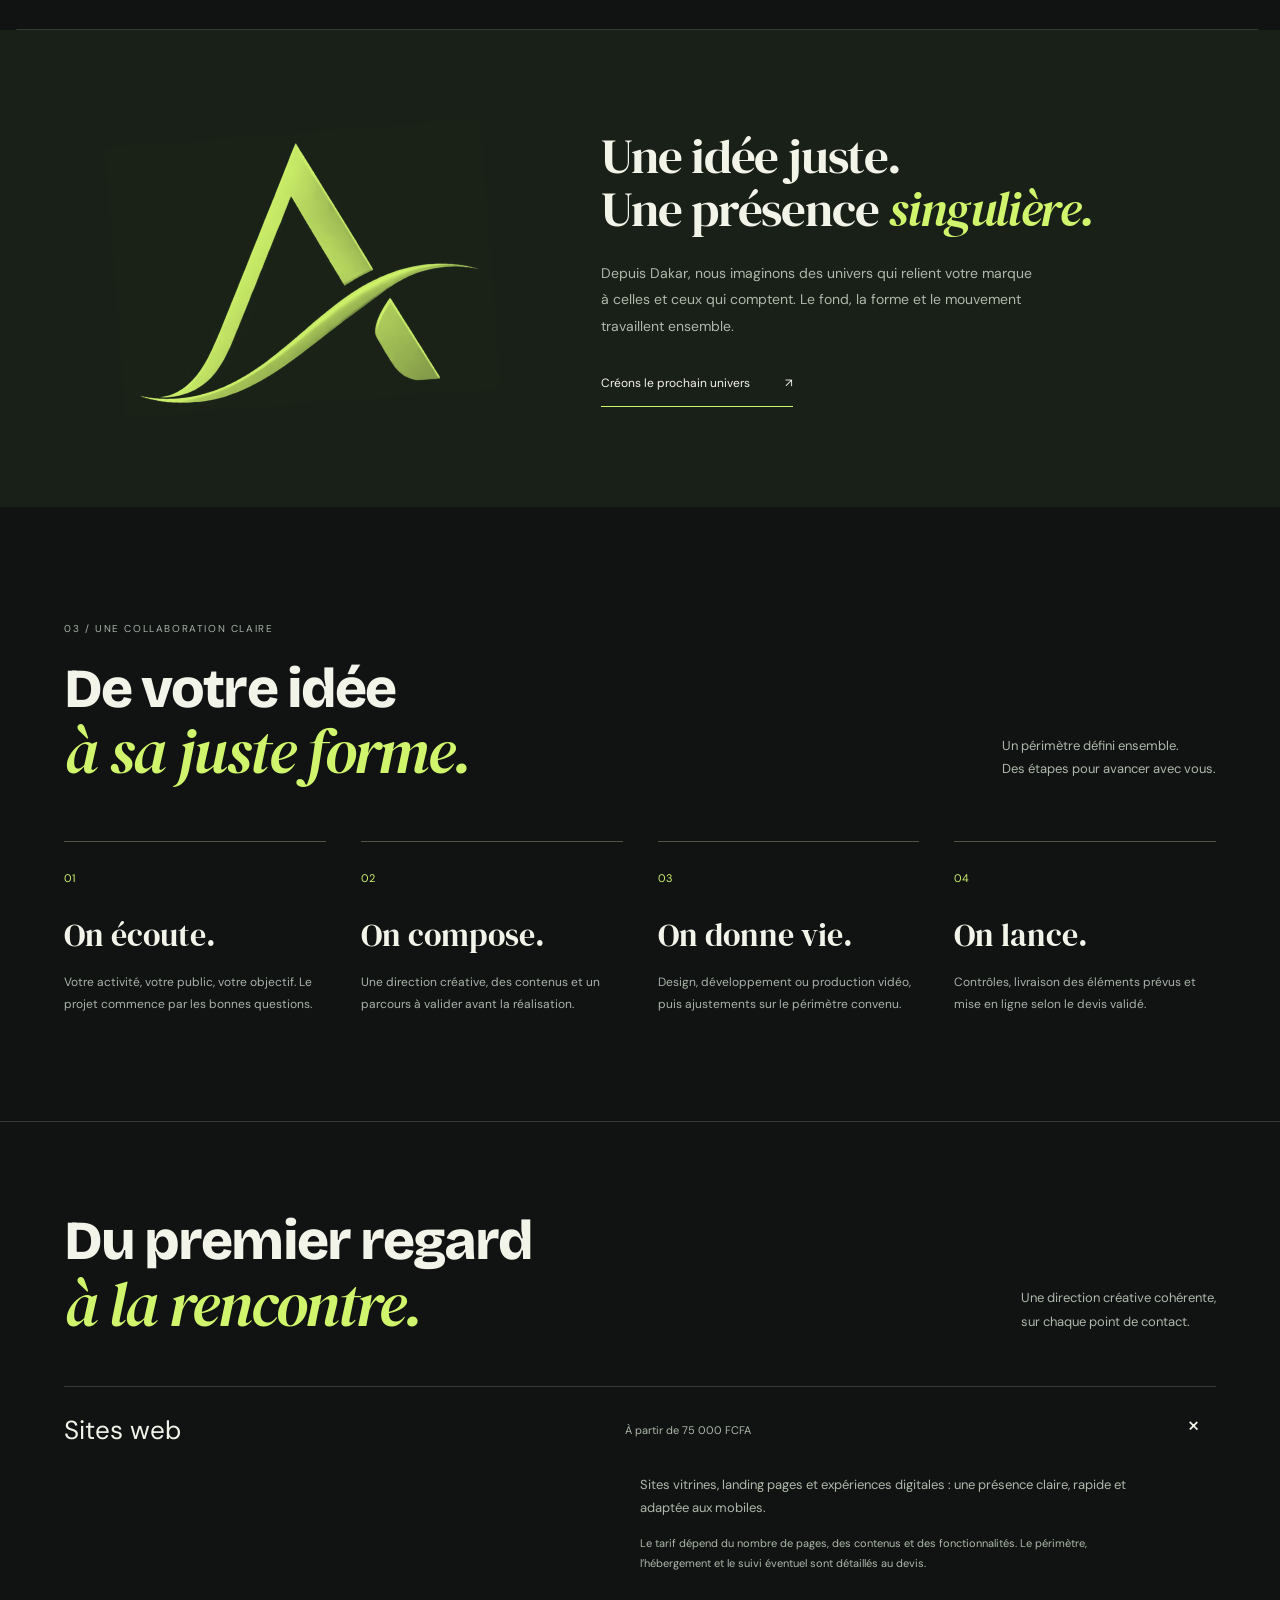
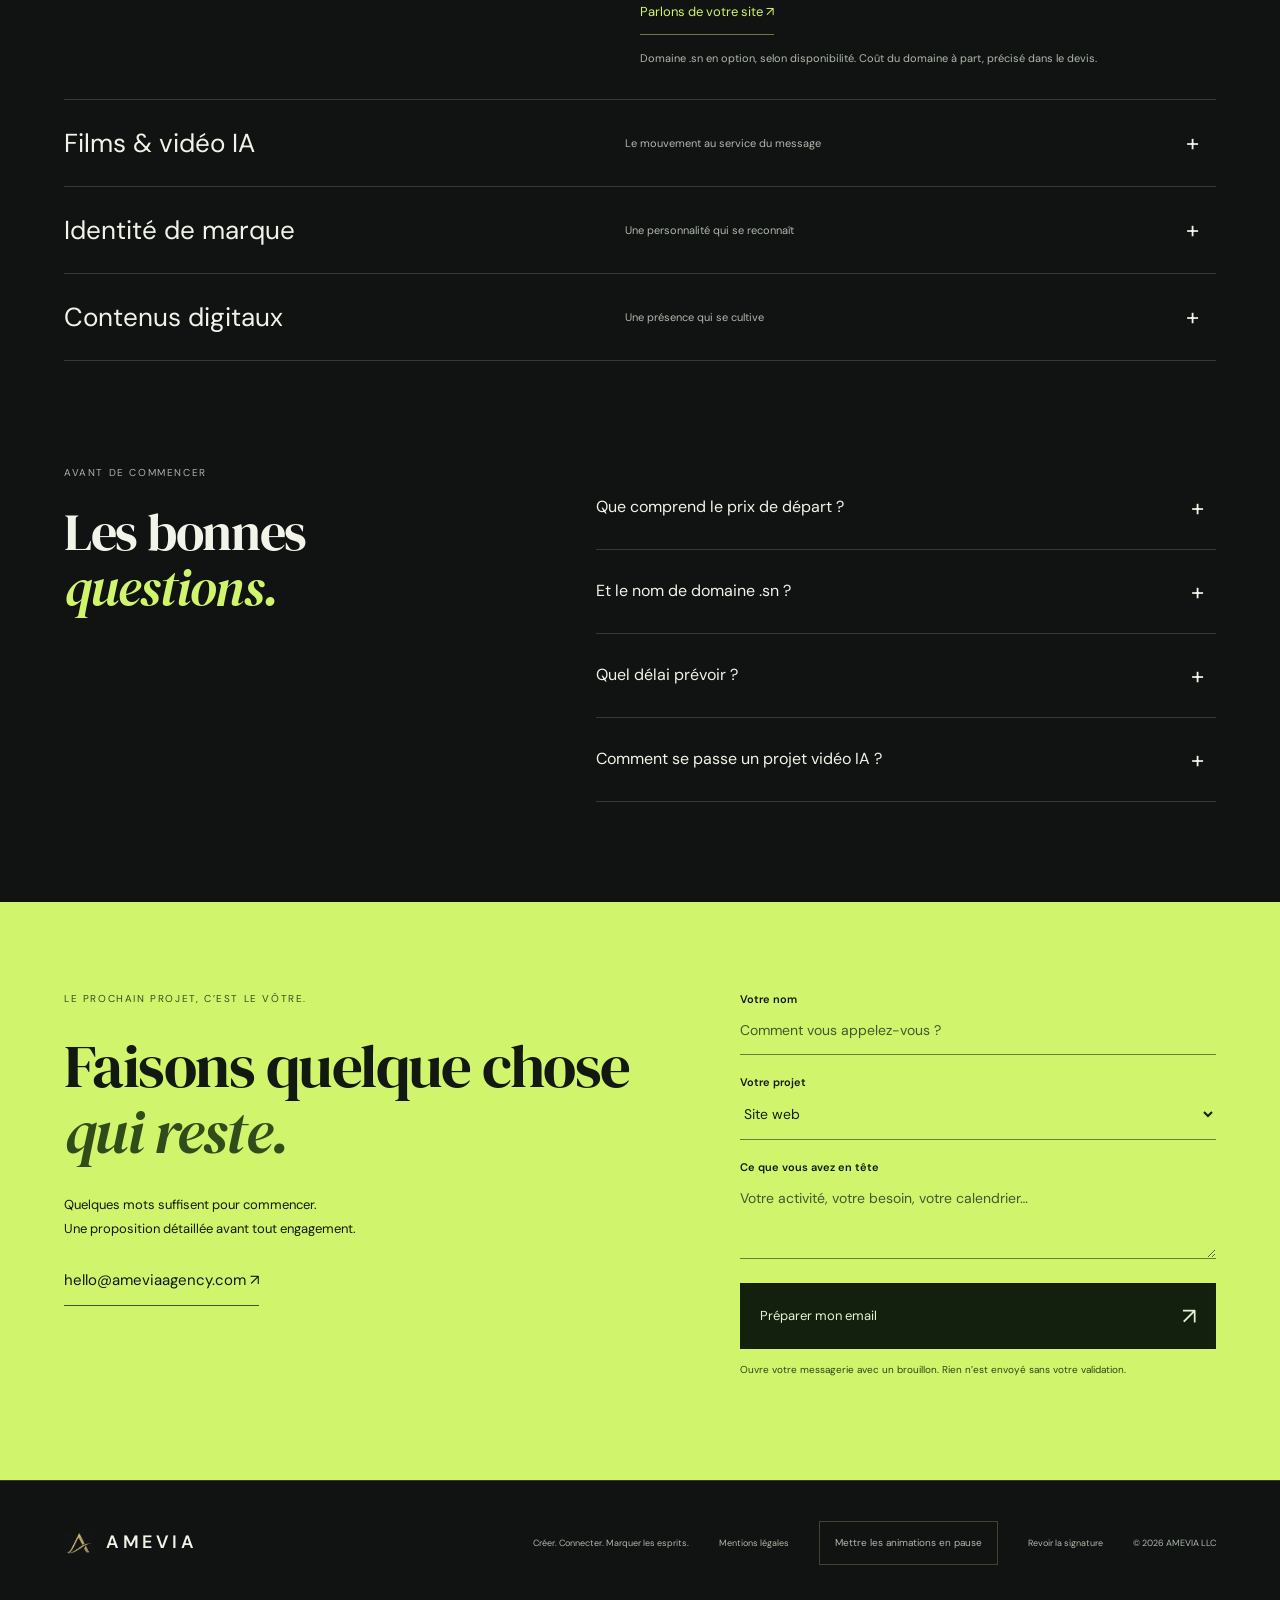
<file: signature-preview/index.html>
<!doctype html><html lang="fr"><head><meta charset="utf-8"><meta name="viewport" content="width=device-width,initial-scale=1"><meta name="robots" content="noindex,nofollow"><meta name="description" content="Amevia, studio créatif à Dakar. Sites web, identité et films de marque."><title>Amevia — Marquer les esprits</title><style>@font-face{font-family:DM;src:url('assets/c28473a9e043f81a.bin')}@font-face{font-family:DM;src:url('assets/e6f33a41c760af89.bin');font-weight:600}@font-face{font-family:Editorial;src:url('assets/8fa140df9ae62da4.bin')}@font-face{font-family:Editorial;src:url('assets/93a1b71bd1c4c748.bin');font-style:italic}
:root{--paper:#f6f2e9;--ink:#282824;--copper:#9b5536;--line:#d8d0c4;--muted:#6a6259;--ease:cubic-bezier(.16,1,.3,1)}*{box-sizing:border-box}html{scroll-behavior:smooth;scroll-padding-top:30px}body{margin:0;background:var(--paper);color:var(--ink);font-family:DM,sans-serif;font-size:15px;-webkit-font-smoothing:antialiased}button,a{-webkit-tap-highlight-color:transparent}a{color:inherit;text-decoration:none}button{font:inherit;color:inherit;cursor:pointer}button:focus-visible,a:focus-visible,summary:focus-visible{outline:2px solid var(--copper);outline-offset:6px}button{border:0}::selection{background:#bd7950;color:white}::-webkit-scrollbar{width:8px}::-webkit-scrollbar-thumb{background:#bfa996;border:2px solid var(--paper);border-radius:5px}svg{display:block}h1,h2,h3,p{margin:0}h1,h2,h3{font-weight:400}em{font-weight:400}button,a,summary{touch-action:manipulation}.skip-link{position:fixed;top:-90px;left:20px;padding:15px;background:var(--ink);color:white;z-index:200}.skip-link:focus{top:15px}header{height:112px;margin:0 5%;border-bottom:1px solid var(--line);display:flex;align-items:center;justify-content:space-between;gap:30px}.brand{display:flex;align-items:center;gap:12px}.brand>svg{width:49px;height:42px;color:var(--copper)}.brand>span{font-size:25px;letter-spacing:.2em;font-weight:600;line-height:1.1}.brand small{display:block;font-size:8px;letter-spacing:.23em;margin-top:6px;font-weight:400}nav{display:flex;gap:34px;font-size:13px}nav a{position:relative;padding:15px 0}nav a:after{content:'';position:absolute;bottom:8px;left:0;width:100%;height:1px;background:var(--copper);transform:scaleX(0);transform-origin:left;transition:transform .3s}nav a:hover:after{transform:scaleX(1)}.header-contact{display:flex;gap:25px;align-items:center;font-size:13px}.header-contact svg{width:21px;stroke:var(--copper);stroke-width:1.5;fill:none}.hero{padding:0 5%;overflow:hidden}.hero-topline{display:flex;justify-content:space-between;padding:25px 0 5px;font-size:11px;color:var(--muted);letter-spacing:.055em}.hero-topline>span:last-child{display:flex;align-items:center;gap:10px}.hero-topline i{width:5px;height:5px;border-radius:50%;background:var(--copper)}.hero-layout{position:relative;display:grid;grid-template-columns:1fr 1.05fr;min-height:700px;align-items:center}.hero-copy{padding:28px 0 54px;position:relative;z-index:2}h1{font-family:Editorial,serif;font-size:clamp(64px,6.2vw,96px);line-height:1.015;letter-spacing:-.04em}h1 span{display:block}h1 em{display:block;color:var(--copper);font-size:1.13em;line-height:1.07;margin-top:3px}.lead{font-size:14px;line-height:1.8;color:var(--muted);margin:27px 0 24px;max-width:370px}.primary{display:inline-flex;align-items:center;gap:35px;border-bottom:1px solid var(--ink);padding:12px 0;font-size:13px;font-weight:600}.primary span{font-size:24px;transition:transform .3s}.primary:hover span{transform:translate(4px,-4px)}.showcase{position:relative;align-self:stretch;min-width:0;perspective:1400px;isolation:isolate}#sculpture{position:absolute;width:100%;height:100%;inset:0;pointer-events:none;z-index:-1}.signature-shadow{position:absolute;inset:11% -8% 12% -8%;color:#e9ddd0;opacity:.7;transform:rotate(-12deg)}.signature-shadow svg{width:100%;height:100%}.orbit-line{position:absolute;left:4%;top:23%;width:95%;height:51%;border:1px solid #c5ab9360;border-radius:50%;transform:rotate(-27deg)}.scene{position:relative;top:95px;width:100%;transform-style:preserve-3d;transform:rotateY(-12deg) rotateX(7deg) rotateZ(-3deg);transition:transform .7s var(--ease);cursor:grab;touch-action:pan-y}.scene.dragging{cursor:grabbing;transition:none}.project-folio{display:flex;justify-content:space-between;align-items:center;padding:0 15px 12px;font-size:8px;letter-spacing:.13em;color:var(--muted)}.desktop-device{width:100%;background:#292b2a;border:5px solid #343734;border-radius:13px 13px 10px 10px;box-shadow:9px 28px 43px -14px #4831205c,2px 2px 0 1px #aaa493;overflow:hidden;transform:translateZ(10px)}.device-bar{height:30px;display:flex;align-items:center;justify-content:space-between;font-size:8px;color:#c7c8c1;padding:0 13px;background:#242824}.window-dots{display:flex;gap:4px}.window-dots i{display:block;width:4px;height:4px;background:#848a7d;border-radius:50%}.device-bar svg{width:11px;height:11px;fill:none;stroke:#b2b5aa;stroke-width:1.5}.screen{display:block;padding:0;position:relative;width:100%;aspect-ratio:1.55;background:#d9d3c4;overflow:hidden;text-align:left}.screen>img{width:100%;height:100%;object-fit:cover;object-position:top;display:block;transition:filter .5s,transform .8s var(--ease)}.screen:hover>img{transform:scale(1.025);filter:brightness(.85)}.screen-action{position:absolute;left:20px;bottom:20px;background:var(--paper);color:var(--ink);padding:11px 14px;display:flex;align-items:center;gap:18px;font-size:10px;box-shadow:0 4px 16px #0002}.screen-action b{font-size:19px;font-weight:400}.device-chin{height:14px;text-align:center;font-size:5px;letter-spacing:.3em;color:#aaa}.floating-note{position:absolute;left:-31px;bottom:-45px;width:171px;padding:25px 21px 14px;background:#ead9bd;transform:translateZ(70px) rotate(11deg);box-shadow:3px 13px 26px #543a2924}.floating-note>span:nth-child(2){font-family:Editorial;font-size:24px;line-height:1.1;display:block}.floating-note em{color:var(--copper)}.note-pin{position:absolute;top:9px;left:50%;width:4px;height:4px;border-radius:50%;background:var(--copper)}.floating-note svg{height:29px;width:64px;margin-left:60px;fill:none;stroke:var(--copper);stroke-width:1.2}.project-seal{position:absolute;bottom:-61px;right:8px;display:flex;align-items:center;gap:12px;background:#f9f6ef;padding:14px 17px;box-shadow:3px 12px 30px #654d3124;transform:translateZ(50px) rotate(3deg);border:1px solid #ddd2bf;transition:transform .3s}.project-seal:hover{transform:translateZ(75px) rotate(0)}.seal-initial{font-family:Editorial;font-size:34px;color:#6b5b34;border-right:1px solid var(--line);padding-right:12px}.project-seal>span:nth-child(2){font-size:12px;text-align:left}.project-seal small{display:block;font-size:8px;color:var(--muted);margin-top:5px}.project-seal>b{margin-left:10px;font-size:20px;font-weight:400}.scene-caption{position:absolute;left:24%;right:0;bottom:26px;display:flex;justify-content:space-between;align-items:center;font-size:10px;color:var(--muted)}.scene-caption small{font-size:9px;display:block;margin-top:4px;color:var(--muted)}.scene-controls{display:flex;gap:6px}.scene-controls button{background:transparent;border:1px solid #cfc2b0;width:36px;height:36px;border-radius:50%;font-size:16px;transition:background .2s}.scene-controls button:hover{background:#e7d9c8}.hero-bottom{border-top:1px solid var(--line);display:flex;justify-content:space-between;align-items:center;min-height:89px}.selected-projects{display:flex;gap:42px}.project-tab{position:relative;background:none;padding:21px 0 19px;font-size:12px;text-align:left}.project-tab:before{content:'';position:absolute;top:-1px;height:2px;background:var(--copper);width:100%;left:0;transform:scaleX(0);transform-origin:left;transition:transform .3s}.project-tab.active:before{transform:scaleX(1)}.project-tab>span{font-size:9px;color:var(--copper);margin-right:9px}.project-tab small{display:block;padding-left:23px;font-size:9px;color:var(--muted);margin-top:5px}.scroll-link{font-size:10px;display:flex;gap:28px;align-items:center}.scroll-link>span{font-size:20px;color:var(--copper)}.work-section{padding:110px 5% 0}.section-heading{display:flex;align-items:end;justify-content:space-between;gap:30px;margin-bottom:48px}h2{font-family:Editorial;font-size:clamp(40px,4.3vw,64px);line-height:1.08;letter-spacing:-.025em}h2 em{color:var(--copper)}.section-heading>p{font-size:13px;line-height:1.8;color:var(--muted);padding-bottom:5px}.work-list{display:grid;grid-template-columns:1fr 1fr;gap:38px}.work:nth-child(2){margin-top:115px}.work-img{position:relative;aspect-ratio:1.38;background:#deded2;overflow:hidden;padding:30px}.work-img.warm{background:#e9dfce}.work-img img{width:100%;height:100%;object-fit:cover;object-position:top;box-shadow:4px 15px 28px #443a2326;transition:transform 1s var(--ease)}.work:hover img{transform:scale(1.06)}.work-img>span{position:absolute;bottom:18px;right:18px;background:var(--paper);font-size:11px;padding:12px 15px}.work-meta{display:flex;justify-content:space-between;align-items:start;margin-top:21px;gap:20px}.work-meta h3{font-family:Editorial;font-size:31px}.work-meta p{font-size:10px;line-height:1.7;color:var(--muted)}.trust-line{margin-top:85px;display:flex;gap:65px;align-items:center;border-top:1px solid var(--line);border-bottom:1px solid var(--line);padding:35px 0}.trust-line>span{font-size:11px;color:var(--muted);margin-right:auto}.trust-line>a{font-family:Editorial;font-size:30px}.studio-section{padding:120px 9%;display:grid;grid-template-columns:.8fr 1.2fr;gap:110px;align-items:center}.studio-logo{color:var(--copper);transform:rotate(-9deg)}.studio-logo svg{width:100%;max-height:300px}.studio-section h2{font-size:49px}.studio-section p{font-size:14px;line-height:1.9;color:var(--muted);margin-top:24px;max-width:440px}.text-link{display:inline-flex;gap:35px;border-bottom:1px solid var(--ink);padding:15px 0;margin-top:20px;font-size:12px}.services-section{padding:60px 5% 100px}.service-list{border-top:1px solid var(--line)}details{border-bottom:1px solid var(--line)}summary{list-style:none;cursor:pointer;display:grid;grid-template-columns:1fr 1fr 30px;gap:20px;align-items:center;padding:26px 0}summary::-webkit-details-marker{display:none}summary>span:first-child{font-size:26px}summary>span:nth-child(2){font-size:11px;color:var(--muted)}summary b{font-size:24px;font-weight:400;transition:transform .3s}details[open] summary b{transform:rotate(45deg)}details>div{max-width:520px;margin:0 0 30px 50%;font-size:13px;line-height:1.8;color:var(--muted)}.service-note{font-size:11px;margin-top:14px}.contact-section{background:#e9ddcb;padding:80px 5% 95px;text-align:center}.contact-section>p{font-size:12px;margin-bottom:26px}.contact-section h2{font-size:clamp(50px,6.5vw,90px)}.contact-section>a{font-size:18px;border-bottom:1px solid var(--ink);display:inline-block;padding:15px 0;margin-top:24px}.contact-section>a>span{padding-left:30px}footer{padding:40px 5%;display:flex;gap:30px;align-items:center;flex-wrap:wrap}footer .brand{margin-right:auto}footer .brand>svg{width:30px;height:28px}footer .brand>span{font-size:18px}footer>span,footer>a:not(.brand),footer>button,footer>small{font-size:9px;color:var(--muted)}footer>button{background:none;padding:12px 0}dialog{width:min(1080px,92vw);padding:0;border:1px solid var(--line);background:var(--paper);color:var(--ink);max-height:92dvh;box-shadow:0 40px 90px #0004}dialog::backdrop{background:#211f1bbb;backdrop-filter:blur(6px)}.preview-header{display:flex;justify-content:space-between;align-items:center;padding:20px 25px;gap:15px}.preview-header h2{font-size:32px}.preview-header p{font-size:10px;color:var(--muted);margin-top:6px}.preview-header button{font-size:22px;width:44px;height:44px;background:transparent}.preview-image{max-height:65dvh;overflow:auto;background:#ddd7ca}.preview-image img{width:100%;display:block}.preview-footer{display:flex;align-items:center;justify-content:space-between;gap:15px;padding:20px 25px;font-size:11px}.preview-footer a{background:var(--ink);color:var(--paper);padding:14px 18px}.intro{position:fixed;inset:0;z-index:100;background:var(--paper);display:flex;flex-direction:column;padding:32px 5%;transition:clip-path .8s var(--ease),visibility 0s .8s;clip-path:inset(0 0 0 0)}.intro.dismissed{clip-path:inset(0 0 100% 0);visibility:hidden;pointer-events:none}.intro-top,.intro-bottom{display:flex;justify-content:space-between;gap:20px;font-size:10px;color:var(--muted);letter-spacing:.1em}.intro-top{padding-bottom:25px;border-bottom:1px solid var(--line)}.intro-top>span:first-child{letter-spacing:.3em;color:var(--ink);font-size:14px}.intro-art{margin:auto;position:relative;text-align:center;width:min(520px,85vw)}.intro-emblem{height:210px;width:290px;margin:0 auto;position:relative;color:var(--copper);animation:signature 2.3s var(--ease) both}.intro-emblem svg{width:100%;height:100%}.intro-art>p{font-size:12px;line-height:2.1;letter-spacing:.03em;margin-top:22px;animation:signatureText 2.3s var(--ease) both}.intro-art em{font-family:Editorial;font-size:27px;letter-spacing:0}.intro-trace{position:absolute;height:145px;width:115%;left:-7.5%;top:50px;border:1px solid #bd81513d;border-radius:50%;transform:rotate(-22deg);animation:trace 2.5s var(--ease) both}.intro-bottom{align-items:center;letter-spacing:0}.intro-bottom button{background:none;font-size:11px;border-bottom:1px solid var(--copper);padding:12px 0}.intro-bottom button>span{margin-left:24px;color:var(--copper)}.intro-progress{position:absolute;left:0;bottom:0;height:2px;background:var(--copper);width:100%;transform-origin:left;animation:progress 2.5s linear both}.reveal{opacity:1;transform:none}.motion-ready .reveal:not(.revealed){opacity:.35;transform:translateY(24px)}.reveal{transition:opacity .9s var(--ease),transform 1.1s var(--ease)}body.intro-playing{overflow:hidden}body.intro-playing header,body.intro-playing main{visibility:hidden}@keyframes signature{0%{clip-path:inset(100% 0 0 0);transform:translateY(20px)}65%,100%{clip-path:inset(0);transform:translateY(0)}}@keyframes signatureText{0%,15%{opacity:0;transform:translateY(12px)}65%,100%{opacity:1;transform:none}}@keyframes trace{0%{clip-path:inset(0 100% 0 0)}90%,100%{clip-path:inset(0)}}@keyframes progress{from{transform:scaleX(0)}to{transform:scaleX(1)}}
@media(min-width:1600px){header,.hero,.work-section,.services-section{padding-left:0;padding-right:0;max-width:1440px;margin-left:auto;margin-right:auto}.hero-layout{min-height:700px}.scene{top:135px}.scene-caption{bottom:25px}}@media(max-width:1100px){header{gap:15px;height:94px}nav{gap:20px}.header-contact{font-size:11px;gap:15px}.hero-layout{min-height:650px;grid-template-columns:1fr 1fr}h1{font-size:clamp(58px,6.5vw,73px)}.scene{top:120px}.floating-note{width:130px;left:-12px;bottom:-40px;padding:22px 14px 10px}.floating-note>span:nth-child(2){font-size:20px}.floating-note svg{margin-left:45px;width:50px}.project-seal{right:0;bottom:-67px;padding:11px;gap:8px}.scene-caption{left:0;bottom:18px}.lead{font-size:13px}.studio-section{gap:70px;padding:95px 7%}.studio-section h2{font-size:40px}.work-img{padding:20px}.work-meta{display:block}.work-meta p{margin-top:8px}}@media(max-width:760px){header{height:83px;margin:0 6%;gap:14px}.brand>svg{width:34px;height:35px}.brand>span{font-size:21px}.brand small{font-size:6px}nav{display:none}.header-contact{font-size:0;gap:0;width:40px;height:40px;justify-content:center;border:1px solid var(--line);border-radius:50%}.header-contact svg{width:18px}.hero{padding:0 6%}.hero-topline{font-size:9px;padding-top:20px}.hero-topline>span:first-child{max-width:190px}.hero-layout{grid-template-columns:1fr;min-height:0}.hero-copy{padding:34px 0 0}h1{font-size:clamp(49px,11.5vw,78px);line-height:1.01;letter-spacing:-.04em}h1 em{font-size:1.16em;display:inline}.lead{margin:22px 0 10px;font-size:12px;line-height:1.8;max-width:340px}.desktop-br{display:none}.primary{font-size:12px;padding:12px 0;gap:40px}.showcase{height:415px;margin:5px 0 0}.scene{top:56px;width:93%;margin-left:4%;transform:rotateY(-10deg) rotateX(7deg) rotateZ(-4deg)}.project-folio{font-size:6px;letter-spacing:.08em;padding:0 8px 8px}.desktop-device{border-width:4px;border-radius:10px}.device-bar{height:24px;font-size:7px;padding:0 9px}.screen-action{left:12px;bottom:12px;font-size:8px;padding:8px 10px;gap:12px}.device-chin{height:10px;font-size:4px}.floating-note{width:110px;left:-10px;bottom:-39px;padding:21px 12px 6px}.floating-note>span:nth-child(2){font-size:18px}.floating-note svg{height:22px;width:42px;margin-left:37px}.project-seal{bottom:-45px;right:0;padding:9px 10px;gap:8px}.seal-initial{font-size:27px;padding-right:8px}.project-seal>span:nth-child(2){font-size:10px}.project-seal small{font-size:6px;margin-top:3px}.project-seal>b{margin-left:0;font-size:17px}.scene-caption{bottom:8px;left:0;font-size:9px}.scene-caption small{font-size:8px}.scene-controls button{width:33px;height:33px}.signature-shadow{inset:0 -4% 15%}.orbit-line{top:21%;height:45%}.hero-bottom{display:block;min-height:0;margin-top:5px}.selected-projects{gap:0;justify-content:space-between}.project-tab{font-size:11px;width:47%;padding-top:17px}.project-tab small{font-size:8px}.scroll-link{font-size:9px;padding:5px 0 22px;justify-content:space-between}.work-section{padding:62px 6% 0}.section-heading{display:block;margin-bottom:28px}h2{font-size:43px}.section-heading>p{font-size:12px;margin-top:20px}.work-list{grid-template-columns:1fr;gap:40px}.work:nth-child(2){margin-top:0}.work-img{padding:21px;aspect-ratio:1.3}.work-meta{display:flex;gap:15px}.work-meta h3{font-size:27px}.work-meta p{font-size:9px;margin-top:0;text-align:right}.trust-line{margin-top:45px;padding:25px 0;gap:22px;flex-wrap:wrap}.trust-line>span{width:100%;font-size:10px}.trust-line>a{font-size:27px}.studio-section{grid-template-columns:1fr;gap:32px;padding:70px 6%}.studio-logo{max-width:150px}.studio-logo svg{height:115px}.studio-section h2{font-size:39px}.studio-section p{font-size:12px;margin-top:20px}.services-section{padding:25px 6% 65px}summary{grid-template-columns:1fr 25px;gap:10px;padding:22px 0}summary>span:first-child{font-size:22px}summary>span:nth-child(2){font-size:10px;grid-column:1;grid-row:2}summary>b{grid-column:2;grid-row:1 / 3;text-align:center}details>div{margin:0 0 24px;font-size:12px;max-width:none}.service-note{font-size:10px}.contact-section{padding:60px 6%}.contact-section>p{font-size:10px}.contact-section h2{font-size:47px}.contact-section>a{font-size:14px}.contact-section>a>span{padding-left:15px}footer{padding:30px 6%;gap:20px}footer .brand{width:100%}footer>span{width:100%;font-size:10px}footer>small{width:100%}.intro{padding:25px 6%}.intro-top{font-size:8px}.intro-top>span:first-child{font-size:12px}.intro-emblem{width:220px;height:170px}.intro-bottom>span{max-width:160px;font-size:9px;line-height:1.6}.intro-bottom button{font-size:9px}.intro-bottom button>span{margin-left:10px}.intro-art em{font-size:25px}.intro-trace{height:120px;top:30px}.preview-header{padding:18px}.preview-header h2{font-size:27px}.preview-header p{font-size:9px;max-width:240px;line-height:1.5}.preview-footer{flex-direction:column;align-items:stretch;padding:16px;font-size:10px}.preview-footer a{text-align:center}.preview-image img{min-width:650px}dialog{max-height:90dvh}.preview-image{max-height:60dvh}}
@media(prefers-reduced-motion:reduce){html{scroll-behavior:auto}*,*:before,*:after{animation:none!important;transition:none!important}.intro{display:none}.motion-ready .reveal:not(.revealed){opacity:1;transform:none}.scene{transform:none!important}}

.phone-device{width:128px;height:266px;border:5px solid #343734;border-radius:22px;padding:0;display:block;overflow:hidden;bottom:-60px;right:8px;transform:translateZ(65px) rotate(8deg);background:#272b28;box-shadow:8px 18px 35px #48312044}.phone-device:hover{transform:translateZ(75px) rotate(3deg)}.phone-device>img{display:block;width:100%;height:100%;object-fit:cover;object-position:top}.phone-camera{position:absolute;top:4px;left:calc(50% - 17px);width:34px;height:6px;border-radius:5px;background:#252724;z-index:2}.phone-label{position:absolute;bottom:0;left:0;right:0;background:#f6f2e9f2;font-size:10px;padding:10px 6px;line-height:1.3;text-align:left}.phone-label small{display:block;font-size:8px;margin-top:3px;color:#6a6259}@media(max-width:760px){.phone-device{width:94px;height:194px;border-width:4px;border-radius:16px;right:4px;bottom:-43px}.phone-label{font-size:8px;padding:7px 5px}.phone-label small{font-size:6px}.phone-camera{width:25px;left:calc(50% - 12px);height:4px}}
/* Direction 2: luminous, saturated creative studio. */
@font-face{font-family:Display;src:url('assets/969bbd7b38004110.bin');font-weight:800}
:root{--paper:#fffdf7;--ink:#171a35;--copper:#2942ca;--line:#d9dcf0;--muted:#505777;--rose:#aa2754;--gold:#dfbd67}body{background:#fffdf7}header{height:95px;border-bottom:0;margin:0 4%}.brand>svg{color:#a87b26}.brand>span{font-weight:600}.header-contact{padding:14px 18px;background:#2942ca;color:white;border-radius:30px;font-size:11px}.header-contact svg{stroke:white;width:16px}.hero{padding:0 4%;background:#f2f4ff;position:relative}.hero-topline{padding-top:20px;font-size:10px;color:#354989}.hero-layout{grid-template-columns:.83fr 1.17fr;min-height:650px}.hero-copy{padding:50px 0 65px;z-index:3;pointer-events:none}.hero-copy>*{pointer-events:auto}h1{font-family:Display,DM,sans-serif;font-weight:800;font-size:clamp(58px,5.8vw,90px);line-height:.99;letter-spacing:-.04em;color:#233dc4;width:114%}h1 em{font-family:Editorial,serif;font-size:1.22em;color:#aa2754;line-height:1.03;margin-top:5px;font-weight:400}.lead{color:#464e75;font-size:14px;line-height:1.7;margin:29px 0 24px;max-width:340px}.primary{border:0;padding:16px 21px;background:#233dc4;color:white;border-radius:32px;font-size:12px;gap:32px}.primary span{font-size:22px}.showcase{perspective:1500px;z-index:1;margin-left:-35px;margin-right:-20px}.signature-shadow{color:#d6ddfb;opacity:1;inset:0 -16% -2% -13%;transform:rotate(8deg)}.orbit-line{display:none}.scene{top:140px;transform:rotateY(-13deg) rotateX(8deg) rotateZ(-6deg);width:94%;margin-left:4%}.desktop-device{border:6px solid #242737;box-shadow:18px 38px 55px -14px #20328644,3px 3px 0 2px #9cadd9;position:relative;z-index:2}.device-bar{background:#242737;height:29px;color:#e3e7fa}.device-chin{background:#242737;color:#d3d9f4;height:13px}.screen{aspect-ratio:1.8}.screen-action{background:#f4e56d;border-radius:30px;padding:12px 17px;bottom:18px;font-size:10px;font-weight:600;color:#1c265b}.project-folio{position:relative;z-index:2;padding-bottom:10px;font-size:8px;color:#293fac}.floating-note{display:none}.back-project{position:absolute;width:66%;top:-91px;right:5%;padding:5px;background:#f7efd9;border:1px solid #c7cde4;transform:translateZ(-50px) rotate(13deg);box-shadow:5px 17px 28px #243f8420;border-radius:9px;overflow:hidden}.back-project>div{font-size:8px;display:flex;justify-content:space-between;gap:10px;padding:9px 8px;color:#716036}.back-project>div>span{font-size:6px;letter-spacing:.08em}.back-project>img{display:block;width:100%;aspect-ratio:1.6;object-fit:cover;object-position:top}.phone-device{z-index:4;right:-12px;bottom:-45px;width:144px;height:306px;border-color:#252838;box-shadow:12px 24px 35px #243b7255;transform:translateZ(80px) rotate(9deg)}.phone-label{background:#fbf3d9f5;color:#30334c}.phone-label small{color:#4c516a}.scene-caption{left:10%;right:3%;bottom:23px;color:#384c94;font-size:10px}.scene-caption small{color:#596685}.scene-controls button{background:#fffdf7;border-color:#c6cce5;color:#203fba;width:38px;height:38px}.hero-bottom{border-top:1px solid #cfd6f2;min-height:82px}.project-tab{color:#34458b;font-size:12px}.project-tab>span,.project-tab small{color:#56649d}.project-tab.active{font-weight:600;color:#233dc4}.project-tab.active:before{height:3px}.scroll-link{color:#354881}.work-section{background:#fffdf7;padding-top:100px}.section-heading h2{font-family:Display;font-size:55px;letter-spacing:-.035em;font-weight:800}.section-heading h2 em{font-family:Editorial;font-weight:400;font-size:1.12em;color:#aa2754}.work-img{background:#e4eaff;border-radius:8px;padding:24px}.work-img.warm{background:#f3e7ce}.work-img>span{border-radius:24px;background:#f4e56d}.studio-section{background:#f2f4ff;margin-top:80px}.studio-logo{color:#2942ca}.contact-section{background:#2942ca;color:white}.contact-section h2 em{color:#f3d477}.contact-section>a{border-color:white}.intro{background:#2942ca;color:#fffdf7}.intro-top{border-color:#7788dd}.intro-top,.intro-bottom,.intro-top>span:first-child{color:#edf0ff}.intro-emblem{color:#f1d386;width:355px;height:270px}.intro-art>p{font-size:13px}.intro-art em{font-size:35px}.intro-trace{border-color:#ead38860;top:60px;height:180px}.intro-bottom button{color:white;border-color:#f1d386}.intro-bottom button>span{color:#f1d386}.intro-progress{background:#f1d386}.text-link{border-color:#2942ca}.service-list{color:#263c9e}.contact-section>p{color:#e9edff}
@media(min-width:1600px){.hero-layout{min-height:730px}.scene{top:155px}.hero{max-width:none;padding-left:max(4%,calc((100vw - 1440px)/2));padding-right:max(4%,calc((100vw - 1440px)/2))}}
@media(max-width:1100px){.hero-layout{min-height:615px;grid-template-columns:.9fr 1.1fr}h1{font-size:clamp(55px,6.25vw,70px)}.scene{top:150px;width:95%;margin-left:3%}.showcase{margin-left:-10px}.back-project{top:-68px}.phone-device{width:112px;height:242px;bottom:-49px;right:-7px}.scene-caption{left:3%;bottom:25px}.lead{font-size:12px;max-width:315px}.section-heading h2{font-size:49px}}
@media(max-width:760px){header{height:79px;margin:0 6%}.header-contact{font-size:0;padding:0;width:36px;height:36px}.header-contact svg{width:16px}.hero{padding:0 6%}.hero-topline{font-size:8px;padding-top:19px}.hero-layout{display:block;min-height:0}.hero-copy{padding:31px 0 0}h1{font-size:clamp(46px,11.8vw,82px);width:100%;line-height:1.01}h1 em{font-size:1.27em;line-height:1.01}.lead{font-size:12px;line-height:1.7;margin:21px 0 19px;max-width:330px}.primary{padding:14px 18px;font-size:10px;gap:35px}.primary span{font-size:20px}.showcase{height:365px;margin:37px -3px 0 -8px}.scene{top:56px;margin-left:3%;width:93%;transform:rotateY(-10deg) rotateX(7deg) rotateZ(-5deg)}.signature-shadow{inset:-5% -5% 4% -10%}.screen{aspect-ratio:1.65}.desktop-device{border-width:4px}.device-bar{height:23px}.device-chin{height:9px}.project-folio{font-size:6px;padding-bottom:7px}.back-project{top:-56px;width:65%;right:9%;border-radius:5px;padding:3px}.back-project>div{font-size:5px;padding:6px 3px}.back-project>div>span{font-size:4px}.phone-device{width:94px;height:198px;right:-4px;bottom:-39px;border-width:4px}.screen-action{left:12px;bottom:13px;font-size:7px;padding:8px 10px;gap:12px}.screen-action b{font-size:15px}.scene-caption{left:8px;right:0;bottom:8px;font-size:8px}.scene-caption small{font-size:7px}.scene-controls button{width:32px;height:32px}.hero-bottom{min-height:0;margin-top:9px}.project-tab{font-size:10px;padding-top:18px}.project-tab small{font-size:8px}.scroll-link{padding-bottom:21px}.section-heading h2{font-size:41px}.work-section{padding-top:65px}.studio-section{margin-top:50px}.intro-emblem{width:245px;height:190px}.intro-art>p{font-size:11px}.intro-art em{font-size:27px}.intro-trace{top:33px;height:130px}.contact-section h2{font-size:46px}.phone-label{font-size:8px}.phone-label small{font-size:6px}}
@media(min-width:761px){.hero-layout{min-height:730px}.hero-copy{align-self:start;padding-top:82px}.scene{top:105px}.scene-caption{bottom:20px;left:10%;right:5%}.hero-bottom{position:relative;z-index:5}}@media(min-width:761px) and (max-width:1100px){.hero-layout{min-height:650px}.hero-copy{padding-top:70px}.scene{top:126px}}
/* Direction 3 requested: ink, off-white, electric citron. */
:root{--paper:#101312;--ink:#f2f3e9;--copper:#d0f46b;--line:#343b35;--muted:#a9b2a9;--rose:#d0f46b;--gold:#dfbd67}html,body{background:#101312;color:#f2f3e9}::selection{background:#d0f46b;color:#101312}::-webkit-scrollbar-thumb{background:#66705a;border-color:#101312}header{background:#101312}.brand>svg{color:#e1c786}.brand>span{color:#f3f2e9}.header-contact{background:#d0f46b;color:#121810}.header-contact svg{stroke:#121810}.hero{background:#101312;border-bottom:1px solid #313a31}.hero-topline{color:#a3b39b}.hero-topline i{background:#d0f46b}.hero-copy h1{color:#f0f3e9;font-size:clamp(58px,6vw,92px);letter-spacing:-.045em}.hero-copy h1 em{color:#d0f46b}.lead{color:#aeb8ab}.primary{background:#d0f46b;color:#141a10;box-shadow:none}.signature-shadow{color:#293527;opacity:.6;inset:-3% -19% -9% -13%;transform:rotate(8deg)}.desktop-device{border-color:#383f38;box-shadow:20px 35px 60px -12px #000b,2px 2px 0 1px #819271}.device-bar,.device-chin{background:#262f28;color:#c1ccba}.window-dots i{background:#829779}.screen-action{background:#d0f46b;color:#162010}.back-project{border-color:#79836b;box-shadow:7px 19px 35px #0007;background:#f7efd9}.back-project>div{color:#625b45}.phone-device{border-color:#3b443b;box-shadow:12px 24px 45px #0009}.phone-label{background:#e6f2d2f5;color:#1d2919}.phone-label small{color:#4b5942}.project-folio{color:#c4d4b9}.scene-caption{color:#cad6c3}.scene-caption small{color:#8d9b84}.scene-controls button{background:#20281e;border-color:#4a5b40;color:#d0f46b}.scene-controls button:hover{background:#35432a}.hero-bottom{border-color:#3b4534}.project-tab,.project-tab>span,.project-tab small{color:#b7c4aa}.project-tab.active{color:#d0f46b}.scroll-link{color:#b6c3ab}.work-section{background:#101312}.section-heading h2{color:#f2f3e9}.section-heading h2 em{color:#d0f46b}.section-heading>p{color:#aeb8ab}.work-img{background:#222e24;border-radius:0}.work-img.warm{background:#303125}.work-img>span{background:#d0f46b;color:#152011}.work-meta p{color:#aeb8ab}.trust-line{border-color:#343f31}.trust-line>span{color:#aeb8ab}.studio-section{background:#192018}.studio-logo{color:#d0f46b}.studio-section p{color:#aeb8ab}.text-link{border-color:#d0f46b}.service-list{color:#f1f3e8}summary>span:nth-child(2),details>div{color:#aeb8ab}.contact-section{background:#d0f46b;color:#121910}.contact-section h2 em{color:#314c1b}.contact-section>p{color:#34442b}.contact-section>a{border-color:#152011}footer{background:#101312}footer>a:not(.brand),footer>button,footer>span,footer>small{color:#aeb8ab}.intro{background:#101312;color:#f0f3e9}.intro-top{border-color:#3d4835}.intro-top,.intro-bottom,.intro-top>span:first-child{color:#b7c4aa}.intro-emblem{color:#e4c886;filter:drop-shadow(0 18px 36px #c9aa4420)}.intro-art>p{color:#becbb1}.intro-art em{color:#f2f2df}.intro-trace{border-color:#cfeb7166}.intro-bottom button{border-color:#d0f46b;color:#edf4e3}.intro-bottom button>span{color:#d0f46b}.intro-progress{background:#d0f46b}dialog{background:#151b14;color:#f2f3e9;border-color:#4a573e}.preview-header p{color:#aeb8ab}.preview-footer a{background:#d0f46b;color:#121810}.skip-link{background:#d0f46b;color:#121810}.preview-image{background:#222b20}@media(max-width:760px){.hero-copy h1{font-size:clamp(46px,11.8vw,82px)}.hero{background:#101312}.header-contact{background:#d0f46b}}
.scene-controls button{width:44px;height:44px}.header-contact{min-width:44px;min-height:44px}footer>button,footer>a:not(.brand){min-height:44px;display:inline-flex;align-items:center}.scene-controls{gap:5px}@media(max-width:760px){.scene-caption{bottom:4px}.scene-caption>span{max-width:150px}.scene-controls button{width:44px;height:44px}.showcase{height:380px}}
.study-preview .preview-image img{width:min(100%,430px);min-width:0;margin:0 auto}.study-preview .preview-image{background:#242c22}

.scene-caption{justify-content:flex-end}
@media(max-width:760px){.showcase{height:396px}}
.intro:not(.dismissed){transition:none}.intro.dismissed{transition:clip-path .8s var(--ease),visibility 0s .8s}
/* Signature cinematic: the work leads; the emblem assembles the composition. */
body.intro-playing header,body.intro-playing main{visibility:visible}.intro{padding:28px 4%;background:transparent;clip-path:none;isolation:isolate;overflow:hidden;opacity:1}.intro:before{content:'';position:absolute;inset:0;z-index:-2;background:#101312}.intro:not(.dismissed):before{animation:intro-curtain 2.9s both}.intro.dismissed{opacity:0;clip-path:none;visibility:hidden;transition:opacity .18s linear,visibility 0s .18s}.intro:not(.dismissed){opacity:1;transition:none}.intro-top{border:0;position:relative;z-index:8;padding-bottom:0}.intro-top>span:first-child{font-size:15px;font-weight:600;letter-spacing:.24em}.intro-bottom{position:absolute;bottom:27px;left:4%;right:4%;z-index:9}.intro-bottom>span{font-size:9px;letter-spacing:.08em}.intro-top,.intro-bottom{animation:intro-meta 2.9s both}.intro-stage{position:absolute;inset:0;perspective:1250px;transform-style:preserve-3d;animation:intro-camera 2.9s cubic-bezier(.2,.75,.25,1) both;pointer-events:none}.intro-project{position:absolute;top:50%;left:50%;overflow:hidden;border:1px solid #75826c;box-shadow:24px 35px 70px #0009;backface-visibility:hidden;transform-style:preserve-3d;will-change:transform,opacity;animation-duration:2.9s;animation-fill-mode:both;animation-timing-function:cubic-bezier(.19,1,.22,1)}.intro-project img{display:block;width:100%;height:100%;object-fit:cover;object-position:top}.intro-window{height:28px;background:#252f28;display:flex;align-items:center;justify-content:space-between;gap:20px;padding:0 12px;color:#dbe5d2;font-size:8px;letter-spacing:.1em}.intro-project-a{width:min(65vw,900px);height:min(48vw,545px);border-radius:10px;animation-name:intro-project-a;z-index:3}.intro-project-a img{height:calc(100% - 28px)}.intro-project-b{width:min(48vw,650px);height:min(32vw,408px);border-radius:9px;animation-name:intro-project-b;z-index:1}.intro-project-b .intro-window{background:#eadfc6;color:#615642}.intro-project-b img{height:calc(100% - 28px)}.intro-project-phone{width:min(16vw,180px);height:min(33.8vw,384px);padding:4px;border:3px solid #85906f;border-radius:23px;background:#30392a;animation-name:intro-project-phone;z-index:4}.intro-project-phone>img{border-radius:15px}.intro-project-phone>span{position:absolute;bottom:10px;left:10px;right:10px;background:#e6f2d2;color:#172012;font-size:6px;letter-spacing:.1em;text-align:center;padding:6px}.intro-emblem{position:absolute;top:50%;left:50%;margin:0;width:min(29vw,360px);height:min(24vw,280px);z-index:6;color:#e4c886;filter:drop-shadow(0 18px 30px #0009);animation:intro-signature 2.9s cubic-bezier(.2,.75,.25,1) both;pointer-events:none;clip-path:none}.intro-emblem svg{width:100%;height:100%}.intro-statement{position:absolute;bottom:11%;left:6%;font-family:Display,DM,sans-serif;font-size:clamp(28px,4.6vw,66px);line-height:1.02;letter-spacing:-.035em;z-index:5;animation:intro-statement 2.9s cubic-bezier(.2,.8,.2,1) both;pointer-events:none;color:#f2f3e9}.intro-statement em{font-family:Editorial;font-weight:400;color:#d0f46b;font-size:1.1em}
@keyframes intro-curtain{0%,73%{opacity:1}100%{opacity:0}}@keyframes intro-meta{0%,58%{opacity:1}82%,100%{opacity:0}}@keyframes intro-camera{0%{perspective:1400px}50%{perspective:1050px}100%{perspective:1400px}}
@keyframes intro-project-a{0%{opacity:0;transform:translate3d(-150%,-35%,-600px) rotateY(48deg) rotateZ(-18deg);filter:blur(6px)}18%{opacity:1;filter:blur(0);transform:translate3d(-57%,-57%,120px) rotateY(-13deg) rotateZ(-5deg)}40%{opacity:1;transform:translate3d(-54%,-54%,110px) rotateY(-9deg) rotateZ(-4deg)}67%{opacity:1;transform:translate3d(-115%,-55%,-270px) rotateY(27deg) rotateZ(-10deg)}80%{opacity:1;transform:translate3d(-110%,-52%,-280px) rotateY(23deg) rotateZ(-9deg)}100%{opacity:0;transform:translate3d(3%,-31%,-90px) rotateY(-12deg) rotateZ(-6deg);filter:blur(0)}}
@keyframes intro-project-b{0%{opacity:0;transform:translate3d(80%,-175%,-750px) rotateY(-55deg) rotateZ(25deg)}12%{opacity:.6}28%,40%{opacity:1;transform:translate3d(-12%,-91%,-80px) rotateY(-19deg) rotateZ(11deg)}67%,80%{opacity:1;transform:translate3d(7%,-80%,-250px) rotateY(-25deg) rotateZ(10deg)}100%{opacity:0;transform:translate3d(17%,-74%,-170px) rotateY(-18deg) rotateZ(12deg)}}
@keyframes intro-project-phone{0%{opacity:0;transform:translate3d(320%,45%,-650px) rotateY(-50deg) rotateZ(25deg)}15%{opacity:0}30%,42%{opacity:1;transform:translate3d(140%,-24%,235px) rotateY(-14deg) rotateZ(8deg)}67%,80%{opacity:1;transform:translate3d(115%,-14%,10px) rotateY(-15deg) rotateZ(10deg)}100%{opacity:0;transform:translate3d(310%,-14%,20px) rotateY(-8deg) rotateZ(8deg)}}
@keyframes intro-signature{0%,42%{opacity:0;top:50%;left:50%;transform:translate(-50%,-50%) scale(.48) rotate(-14deg);filter:blur(8px)}64%,78%{opacity:1;top:48%;left:50%;transform:translate(-50%,-50%) scale(1) rotate(0);filter:blur(0) drop-shadow(0 18px 30px #0009)}100%{opacity:0;top:47px;left:calc(4% + 24px);transform:translate(-50%,-50%) scale(.14) rotate(0);filter:blur(0)}}
@keyframes intro-statement{0%,15%{opacity:0;transform:translateY(45px);filter:blur(4px)}33%,55%{opacity:1;transform:translateY(0);filter:blur(0)}76%,100%{opacity:0;transform:translateY(-18px);filter:blur(0)}}
@media(max-width:760px){.intro{padding:25px 6%}.intro-top>span:first-child{font-size:12px}.intro-top>span:last-child{font-size:8px}.intro-bottom{left:6%;right:6%;bottom:24px}.intro-bottom>span{font-size:8px;max-width:150px}.intro-stage{perspective:900px}.intro-project-a{width:88vw;height:67vw}.intro-project-b{width:69vw;height:47vw}.intro-project-phone{width:24vw;height:51vw;border-radius:15px;border-width:2px;padding:3px}.intro-project-phone>img{border-radius:10px}.intro-project-phone>span{font-size:4px;bottom:7px;left:7px;right:7px;padding:4px}.intro-window{height:20px;padding:0 7px;font-size:5px}.intro-project-a img,.intro-project-b img{height:calc(100% - 20px)}.intro-emblem{width:42vw;height:33vw}.intro-statement{font-size:31px;bottom:20%;left:6%}.intro-bottom button{min-height:44px}.intro-project-b{animation-name:intro-mobile-b}.intro-project-phone{animation-name:intro-mobile-phone}@keyframes intro-mobile-b{0%{opacity:0;transform:translate3d(60%,-170%,-500px) rotateY(-50deg) rotateZ(25deg)}26%,40%{opacity:1;transform:translate3d(-15%,-110%,-100px) rotateY(-19deg) rotateZ(11deg)}67%,80%{opacity:1;transform:translate3d(-9%,-88%,-250px) rotateY(-25deg) rotateZ(10deg)}100%{opacity:0;transform:translate3d(17%,-64%,-170px) rotateY(-18deg) rotateZ(12deg)}}@keyframes intro-mobile-phone{0%,12%{opacity:0;transform:translate3d(220%,45%,-500px) rotateY(-50deg) rotateZ(25deg)}32%,42%{opacity:1;transform:translate3d(63%,-12%,160px) rotateY(-14deg) rotateZ(8deg)}67%,80%{opacity:1;transform:translate3d(73%,0,0) rotateY(-15deg) rotateZ(10deg)}100%{opacity:0;transform:translate3d(130%,34%,10px) rotateY(-8deg) rotateZ(8deg)}}}
@media(prefers-reduced-motion:reduce){.intro{display:none}}
/* Keep mobile opening headline clear of the moving phone. */
@media(max-width:760px){.intro-stage{transform:translateY(-4vh)}.intro-statement{bottom:14%}}
</style><link rel="stylesheet" href="assets/completion.css"><link rel="stylesheet" href="assets/enrichment.css"></head><body><div class="page-progress" aria-hidden="true"></div>
<div class="intro" id="intro" role="dialog" aria-modal="true" aria-label="Signature Amevia"><div class="intro-top"><span>AMEVIA</span><span>DAKAR · MONDE</span></div><div class="intro-stage" aria-hidden="true"><div class="intro-project intro-project-a"><div class="intro-window"><span>LE NGOR</span><span>WEB · IDENTITÉ</span></div><img decoding="async" src="assets/f01acddc01c24781.png" alt=""></div><div class="intro-project intro-project-b"><div class="intro-window"><span>DR HELMINAH</span><span>PRÉSENCE DIGITALE</span></div><img decoding="async" src="assets/2adb0ddbc029db4c.jpg" alt=""></div><div class="intro-project intro-project-phone"><img decoding="async" src="assets/de782ff014bd20fc.png" alt=""><span>ÉTUDE MOBILE</span></div></div><div class="intro-emblem"><svg viewBox="325 210 605 435" xmlns="http://www.w3.org/2000/svg" aria-hidden="true"><defs><mask id="ameviaMask0" maskUnits="userSpaceOnUse" x="0" y="0" width="1254" height="1254" style="mask-type:luminance"><image href="assets/7dcc45c505febb58.png" width="1254" height="1254"/></mask></defs><defs><clipPath id="ameviaMask0Crop"><rect x="325" y="210" width="605" height="435"/></clipPath></defs><rect x="0" y="0" width="1254" height="1254" fill="currentColor" mask="url(#ameviaMask0)" clip-path="url(#ameviaMask0Crop)"/></svg></div><div class="intro-statement">Capter le regard.<br><em>Laisser une empreinte.</em></div><div class="intro-bottom"><span>Une autre façon de se faire remarquer.</span><button id="skipIntro">Passer l’introduction <span aria-hidden="true">↗</span></button></div></div>
<a class="skip-link" href="#main">Aller au contenu</a>
<header><a class="brand" href="#main" aria-label="Amevia accueil"><svg viewBox="325 210 605 435" xmlns="http://www.w3.org/2000/svg" aria-hidden="true"><defs><mask id="ameviaMask1" maskUnits="userSpaceOnUse" x="0" y="0" width="1254" height="1254" style="mask-type:luminance"><image href="assets/7dcc45c505febb58.png" width="1254" height="1254"/></mask></defs><defs><clipPath id="ameviaMask1Crop"><rect x="325" y="210" width="605" height="435"/></clipPath></defs><rect x="0" y="0" width="1254" height="1254" fill="currentColor" mask="url(#ameviaMask1)" clip-path="url(#ameviaMask1Crop)"/></svg><span>AMEVIA<small>STUDIO CRÉATIF</small></span></a><nav aria-label="Navigation principale"><a href="#realisations">Réalisations</a><a href="#films">Films</a><a href="#studio">Le studio</a><a href="#services">Expertises</a></nav><button class="menu-toggle" aria-expanded="false" aria-controls="mobile-menu" aria-label="Ouvrir le menu">☰</button><a class="header-contact" href="#contact">Parlons de votre projet <svg viewBox="0 0 24 24" aria-hidden="true"><path d="M5 19 19 5M5 5h14v14"/></svg></a></header><nav id="mobile-menu" class="mobile-menu" aria-label="Navigation mobile" hidden><a href="#realisations">Réalisations ↗</a><a href="#films">Films & mouvement ↗</a><a href="#services">Expertises ↗</a><a href="#contact">Votre projet ↗</a></nav>
<main id="main"><section class="hero" aria-labelledby="hero-title"><div class="hero-topline"><span>Studio créatif, digital & mouvement.</span><span>Dakar, Sénégal <i></i></span></div><div class="hero-layout"><div class="hero-copy"><h1 id="hero-title"><span>Votre marque</span><span>mérite qu’on</span><em>s’arrête.</em></h1><p class="lead">Des sites qui captivent. Des images qui restent.<br>Nous donnons à votre marque une présence<br class="desktop-br"> qu’on ne fait pas que regarder.</p><a class="primary" href="#realisations">Explorez nos créations <span aria-hidden="true">↗</span></a></div><div class="showcase" id="showcase"><canvas id="sculpture" aria-hidden="true"></canvas><div class="signature-shadow" aria-hidden="true"><svg viewBox="325 210 605 435" xmlns="http://www.w3.org/2000/svg" aria-hidden="true"><defs><mask id="ameviaMask2" maskUnits="userSpaceOnUse" x="0" y="0" width="1254" height="1254" style="mask-type:luminance"><image href="assets/7dcc45c505febb58.png" width="1254" height="1254"/></mask></defs><defs><clipPath id="ameviaMask2Crop"><rect x="325" y="210" width="605" height="435"/></clipPath></defs><rect x="0" y="0" width="1254" height="1254" fill="currentColor" mask="url(#ameviaMask2)" clip-path="url(#ameviaMask2Crop)"/></svg></div><div class="orbit-line" aria-hidden="true"></div><div class="scene" id="scene"><div class="back-project" aria-hidden="true"><div>DR HELMINAH <span>EXPLORATION CRÉATIVE</span></div><img decoding="async" src="assets/2adb0ddbc029db4c.jpg" alt=""></div><div class="project-folio"><span>UNE PRÉSENCE QUI VOUS RESSEMBLE</span><span id="folio">01 / 02</span></div><div class="device desktop-device"><div class="device-bar"><span class="window-dots"><i></i><i></i><i></i></span><span id="screenUrl">restaurantlengor.sn</span><svg viewBox="0 0 24 24" aria-hidden="true"><path d="M7 17 17 7M7 7h10v10"/></svg></div><button class="screen" id="openPreview" aria-label="Agrandir l’aperçu du site Le Ngor"><img id="screenImage" src="assets/f01acddc01c24781.png" alt="Site du restaurant Le Ngor, une table face à l’océan"><span class="screen-action">Explorer le projet <b aria-hidden="true">↗</b></span></button><div class="device-chin"><span>AMEVIA</span></div></div><div class="floating-note" aria-hidden="true"><span class="note-pin"></span><span>Une adresse.<br>Tout un <em>univers.</em></span><svg viewBox="0 0 90 40" aria-hidden="true"><path d="M3 8c30 29 58 21 77 8m-15-7 16 7-7 15"/></svg></div><button class="project-seal phone-device" id="openSecond" aria-label="Découvrir l’étude mobile Dr Helminah"><span class="phone-camera"></span><img decoding="async" src="assets/de782ff014bd20fc.png" alt="Étude mobile Dr Helminah réalisée par Amevia"><span class="phone-label">Dr Helminah<small>Étude mobile ↗</small></span></button></div><div class="scene-caption"><div class="scene-controls"><button id="rotateLeft" aria-label="Tourner la scène vers la gauche">←</button><button id="rotateRight" aria-label="Tourner la scène vers la droite">→</button><button id="resetScene" aria-label="Recentrer la scène">↺</button></div></div></div></div><div class="hero-bottom"><div class="selected-projects" role="group" aria-label="Choisir le projet"><button class="project-tab active" data-project="0" aria-pressed="true"><span>01</span> Le Ngor <small>Site & identité</small></button><button class="project-tab" data-project="1" aria-pressed="false"><span>02</span> Dr Helminah <small>Personal branding</small></button></div><a class="scroll-link" href="#realisations">La suite mérite aussi le détour <span>↓</span></a></div></section>
<section id="realisations" class="work-section reveal"><div class="section-heading"><h2>On préfère<br><em>vous montrer.</em></h2><p>Deux univers, deux personnalités.<br>La même attention à ce qui vous rend unique.</p></div><div class="work-list"><a class="work" href="https://restaurantlengor.sn" target="_blank" rel="noopener noreferrer"><div class="work-img"><img decoding="async" src="assets/f01acddc01c24781.png" alt="Le Ngor, restaurant pieds dans l’eau à Dakar" loading="lazy"><span>Visiter le site ↗</span></div><div class="work-meta"><h3>Le Ngor</h3><p>Restaurant pieds dans l’eau<br>Site web & identité de marque</p></div></a><a class="work" href="https://drhelminah.com" target="_blank" rel="noopener noreferrer"><div class="work-img warm"><img decoding="async" src="assets/2adb0ddbc029db4c.jpg" alt="Site professionnel du Dr Helminah" loading="lazy"><span>Visiter le site ↗</span></div><div class="work-meta"><h3>Dr Helminah</h3><p>Expertise & présence professionnelle<br>Personal branding</p></div></a></div><div class="trust-line"><span>Ils nous ont fait confiance</span><a href="https://restaurantlengor.sn" target="_blank" rel="noopener noreferrer">Le Ngor</a><a href="https://drhelminah.com" target="_blank" rel="noopener noreferrer">Dr Helminah</a></div></section>
<section id="concepts" class="concept-section reveal"><div class="section-heading"><div><p class="eyebrow">LE TERRAIN D’EXPLORATION</p><h2>Et si c’était<br><em>votre univers ?</em></h2></div><p>Des marques fictives. De vraies idées.<br>Choisissez l’univers qui vous ressemble.</p></div><div class="gallery-top"><div class="gallery-filters" role="group" aria-label="Filtrer les concepts"><button data-filter="all" aria-pressed="true">Tous</button><button data-filter="street" aria-pressed="false">Street-food</button><button data-filter="tables" aria-pressed="false">À table</button><button data-filter="escape" aria-pressed="false">Évasion</button></div><div class="gallery-controls"><button id="gallery-prev" aria-label="Concept précédent">←</button><button id="gallery-next" aria-label="Concept suivant">→</button></div></div><div class="concept-grid" tabindex="0" role="region" aria-label="Galerie des concepts fictifs"><a class="concept-card" data-category="street" href="concepts/papaye-club/"><div class="concept-art"><img src="concepts/papaye-club/assets/drinks.jpg" loading="lazy" decoding="async" alt="Photographie d’ambiance pour Papaye Club, marque fictive"><span>Explorer le concept ↗</span></div><div class="concept-info"><h3>Papaye Club</h3><p>Street-food solaire<br>Concept fictif · Web & identité</p></div></a><a class="concept-card" data-category="tables" href="concepts/maison-nami/"><div class="concept-art"><img src="concepts/maison-nami/assets/plate.jpg" loading="lazy" decoding="async" alt="Photographie d’ambiance pour Maison Nami, marque fictive"><span>Explorer le concept ↗</span></div><div class="concept-info"><h3>Maison Nami</h3><p>Une table qui rassemble<br>Concept fictif · Web & identité</p></div></a><a class="concept-card" data-category="escape" href="concepts/rive-solaire/"><div class="concept-art"><img src="concepts/rive-solaire/assets/beach.jpg" loading="lazy" decoding="async" alt="Photographie d’ambiance pour Rive Solaire, marque fictive"><span>Explorer le concept ↗</span></div><div class="concept-info"><h3>Rive Solaire</h3><p>L’esprit du rivage<br>Concept fictif · Web & identité</p></div></a><a class="concept-card" data-category="tables" href="concepts/jardin-minuit/"><div class="concept-art"><img src="concepts/jardin-minuit/assets/garden.jpg" loading="lazy" decoding="async" alt="Photographie d’ambiance pour Jardin Minuit, marque fictive"><span>Explorer le concept ↗</span></div><div class="concept-info"><h3>Jardin Minuit</h3><p>Un autre rythme<br>Concept fictif · Web & identité</p></div></a><a class="concept-card" data-category="escape" href="concepts/horizon-18/"><div class="concept-art"><img src="concepts/horizon-18/assets/shore.jpg" loading="lazy" decoding="async" alt="Photographie d’ambiance pour Horizon 18, marque fictive"><span>Explorer le concept ↗</span></div><div class="concept-info"><h3>Horizon 18</h3><p>Du jour à la nuit<br>Concept fictif · Web & identité</p></div></a><a class="concept-card" data-category="street" href="concepts/braise-27/"><div class="concept-art"><img src="concepts/braise-27/assets/burger.jpg" loading="lazy" decoding="async" alt="Photographie d’ambiance pour Braise 27, marque fictive"><span>Explorer le concept ↗</span></div><div class="concept-info"><h3>Braise 27</h3><p>Le feu, le goût, l’envie<br>Concept fictif · Web & identité</p></div></a><a class="concept-card" data-category="street" href="concepts/bun-bazar/"><div class="concept-art"><img src="concepts/bun-bazar/assets/burger.jpg" loading="lazy" decoding="async" alt="Photographie d’ambiance pour Bun Bazar, marque fictive"><span>Explorer le concept ↗</span></div><div class="concept-info"><h3>Bun Bazar</h3><p>Une faim de couleurs<br>Concept fictif · Web & identité</p></div></a><a class="concept-card" data-category="street" href="concepts/lune-snack/"><div class="concept-art"><img src="concepts/lune-snack/assets/plate.jpg" loading="lazy" decoding="async" alt="Photographie d’ambiance pour Lune Snack, marque fictive"><span>Explorer le concept ↗</span></div><div class="concept-info"><h3>Lune Snack</h3><p>L’appétit après minuit<br>Concept fictif · Web & identité</p></div></a></div><div class="gallery-bottom"><span id="gallery-status" class="gallery-status" role="status" aria-live="polite"></span><span class="gallery-line" aria-hidden="true"><i></i></span><span class="gallery-hint">Un univers, une personnalité.</span></div><p class="concept-note">Études créatives avec identités fictives et photographies sous licence. Ces marques ne sont pas des références clients.</p></section><section id="films" class="film-section reveal" aria-labelledby="film-title"><div class="section-heading"><div><p class="eyebrow">02 / LE MOUVEMENT</p><h2 id="film-title">Le regard s’arrête.<br><em>L’histoire commence.</em></h2></div><p>Films de marque, formats sociaux, vidéo IA.<br>Une idée forte, une direction qui tient.</p></div><div class="film-layout"><div class="film-frame"><div class="film-top"><span>AMEVIA — SIGNATURE MOTION</span><span>01 / 01</span></div><video controls playsinline preload="none" poster="assets/signature-poster.jpg" aria-label="Film de démonstration de l’ouverture signature Amevia"><source src="assets/signature-film.mp4" type="video/mp4">Votre navigateur ne peut pas lire cette vidéo. <a href="assets/signature-film.mp4">Télécharger le film</a></video><div class="film-caption"><span>Signature du studio</span><span>Motion design · Démonstration</span></div></div><div class="film-copy"><span class="film-number" aria-hidden="true">▶</span><h3>Une image.<br>Une intention.</h3><p>Avant de produire, on choisit ce que votre public doit retenir. Le rythme, le cadre et le son prennent ensuite leur place.</p><ul><li>Films de marque & lancements</li><li>Formats verticaux pour les réseaux</li><li>Vidéo IA & univers visuels</li></ul><a class="text-link" href="#contact" data-service="Films & vidéo IA">Imaginer mon film <span>↗</span></a></div></div><div class="ugc-feature"><div><p class="eyebrow">FORMAT VERTICAL / PUBLICITÉ IA</p><h3>Une présence.<br><em>Un message.</em><br>En 17 secondes.</h3><p>Une démonstration publicitaire pour Amevia, avec une présentatrice IA et le concept fictif ZUMÉVIA. Un format pensé pour montrer, expliquer et donner envie.</p><a class="text-link" href="#contact" data-service="Films & vidéo IA">Parlons de votre contenu <span>↗</span></a><p class="ugc-note">Démonstration IA · Marque produit fictive · Lecture et son à votre initiative.</p></div><div class="ugc-video"><video controls playsinline preload="none" poster="assets/ugc-poster.jpg" aria-label="Publicité de démonstration Amevia avec présentatrice IA et concept fictif ZUMÉVIA"><source src="assets/amevia-ugc-zumevia.mp4" type="video/mp4">Votre navigateur ne peut pas lire cette vidéo. <a href="assets/amevia-ugc-zumevia.mp4">Télécharger la démonstration</a></video></div></div>
<div class="motion-line" aria-hidden="true"><span>DU SENS.</span><span class="outline">DU RYTHME.</span><span>DE L’EMPREINTE.</span></div></section>
<section id="studio" class="studio-section reveal"><div class="studio-logo" aria-hidden="true"><svg viewBox="325 210 605 435" xmlns="http://www.w3.org/2000/svg" aria-hidden="true"><defs><mask id="ameviaMask3" maskUnits="userSpaceOnUse" x="0" y="0" width="1254" height="1254" style="mask-type:luminance"><image href="assets/7dcc45c505febb58.png" width="1254" height="1254"/></mask></defs><defs><clipPath id="ameviaMask3Crop"><rect x="325" y="210" width="605" height="435"/></clipPath></defs><rect x="0" y="0" width="1254" height="1254" fill="currentColor" mask="url(#ameviaMask3)" clip-path="url(#ameviaMask3Crop)"/></svg></div><div><h2>Une idée juste.<br>Une présence <em>singulière.</em></h2><p>Depuis Dakar, nous imaginons des univers qui relient votre marque à celles et ceux qui comptent. Le fond, la forme et le mouvement travaillent ensemble.</p><a class="text-link" href="mailto:hello@ameviaagency.com">Créons le prochain univers <span>↗</span></a></div></section>
<section class="process-section reveal" aria-labelledby="process-title"><div class="section-heading"><div><p class="eyebrow">03 / UNE COLLABORATION CLAIRE</p><h2 id="process-title">De votre idée<br><em>à sa juste forme.</em></h2></div><p>Un périmètre défini ensemble.<br>Des étapes pour avancer avec vous.</p></div><ol class="process-grid"><li><span>01</span><h3>On écoute.</h3><p>Votre activité, votre public, votre objectif. Le projet commence par les bonnes questions.</p></li><li><span>02</span><h3>On compose.</h3><p>Une direction créative, des contenus et un parcours à valider avant la réalisation.</p></li><li><span>03</span><h3>On donne vie.</h3><p>Design, développement ou production vidéo, puis ajustements sur le périmètre convenu.</p></li><li><span>04</span><h3>On lance.</h3><p>Contrôles, livraison des éléments prévus et mise en ligne selon le devis validé.</p></li></ol></section>
<section id="services" class="services-section reveal"><div class="section-heading"><h2>Du premier regard<br><em>à la rencontre.</em></h2><p>Une direction créative cohérente,<br>sur chaque point de contact.</p></div><div class="service-list"><details open><summary><span>Sites web</span><span>À partir de 75 000 FCFA</span><b>+</b></summary><div><p>Sites vitrines, landing pages et expériences digitales : une présence claire, rapide et adaptée aux mobiles.</p><p class="service-note">Le tarif dépend du nombre de pages, des contenus et des fonctionnalités. Le périmètre, l’hébergement et le suivi éventuel sont détaillés au devis.</p><a class="service-cta" href="#contact" data-service="Site web">Parlons de votre site ↗</a><p class="service-note">Domaine .sn en option, selon disponibilité. Coût du domaine à part, précisé dans le devis.</p></div></details><details><summary><span>Films & vidéo IA</span><span>Le mouvement au service du message</span><b>+</b></summary><div><p>Formats publicitaires, contenus de marque et vidéos IA, avec une direction visuelle pensée pour votre activité.</p></div></details><details><summary><span>Identité de marque</span><span>Une personnalité qui se reconnaît</span><b>+</b></summary><div><p>Logo, typographie, couleurs et direction artistique. Un langage visuel que votre marque peut s’approprier.</p></div></details><details><summary><span>Contenus digitaux</span><span>Une présence qui se cultive</span><b>+</b></summary><div><p>Des contenus et une ligne éditoriale cohérente pour nourrir votre présence sur les réseaux sociaux.</p></div></details></div></section>
<section class="faq-section reveal" aria-labelledby="faq-title"><div><p class="eyebrow">AVANT DE COMMENCER</p><h2 id="faq-title">Les bonnes<br><em>questions.</em></h2></div><div class="faq-list"><details><summary><span>Que comprend le prix de départ ?</span><b>+</b></summary><div>Les sites commencent à 75 000 FCFA. Pages, fonctionnalités, contenus, hébergement et éventuel suivi sont cadrés dans une proposition personnalisée avant engagement.</div></details><details><summary><span>Et le nom de domaine .sn ?</span><b>+</b></summary><div>Il est proposé en option, sous réserve de disponibilité. Son coût est séparé de la création du site et précisé dans le devis avant achat.</div></details><details><summary><span>Quel délai prévoir ?</span><b>+</b></summary><div>Le calendrier dépend du projet et des éléments disponibles. Les étapes et la date cible sont définies ensemble au moment du devis.</div></details><details><summary><span>Comment se passe un projet vidéo IA ?</span><b>+</b></summary><div>Nous cadrons le message, le format et la direction visuelle avant production. Les moyens de création et les droits d’utilisation des éléments sont précisés selon le projet.</div></details></div></section>
<section id="contact" class="contact-section reveal"><div class="contact-heading"><p class="eyebrow">LE PROCHAIN PROJET, C’EST LE VÔTRE.</p><h2>Faisons quelque chose<br><em>qui reste.</em></h2><p>Quelques mots suffisent pour commencer.<br>Une proposition détaillée avant tout engagement.</p><a class="contact-email" href="mailto:hello@ameviaagency.com">hello@ameviaagency.com ↗</a></div><form id="brief-form"><label for="brief-name">Votre nom<input id="brief-name" name="name" autocomplete="name" required maxlength="120" placeholder="Comment vous appelez-vous ?"></label><label for="brief-service">Votre projet<select id="brief-service" name="service"><option>Site web</option><option>Films & vidéo IA</option><option>Identité de marque</option><option>Contenus digitaux</option><option>Plusieurs idées</option></select></label><label for="brief-message">Ce que vous avez en tête<textarea id="brief-message" name="message" rows="3" required maxlength="3000" placeholder="Votre activité, votre besoin, votre calendrier…"></textarea></label><button type="submit">Préparer mon email <span aria-hidden="true">↗</span></button><p class="form-note">Ouvre votre messagerie avec un brouillon. Rien n’est envoyé sans votre validation.</p><p id="brief-status" role="status"></p></form></section>

</main><a class="contact-shortcut" href="#contact">Votre projet ↗</a><footer><a class="brand" href="#main" aria-label="Retour à l’accueil"><svg viewBox="325 210 605 435" xmlns="http://www.w3.org/2000/svg" aria-hidden="true"><defs><mask id="ameviaMask4" maskUnits="userSpaceOnUse" x="0" y="0" width="1254" height="1254" style="mask-type:luminance"><image href="assets/7dcc45c505febb58.png" width="1254" height="1254"/></mask></defs><defs><clipPath id="ameviaMask4Crop"><rect x="325" y="210" width="605" height="435"/></clipPath></defs><rect x="0" y="0" width="1254" height="1254" fill="currentColor" mask="url(#ameviaMask4)" clip-path="url(#ameviaMask4Crop)"/></svg><span>AMEVIA</span></a><span>Créer. Connecter. Marquer les esprits.</span><a href="https://ameviaagency.com/mentions-legales.html" target="_blank" rel="noopener noreferrer">Mentions légales</a><button id="motion-setting" class="motion-toggle" aria-pressed="false">Mettre les animations en pause</button><button id="replayIntro">Revoir la signature</button><small>© 2026 AMEVIA LLC</small></footer>
<dialog id="previewDialog" aria-labelledby="previewTitle"><div class="preview-header"><div><h2 id="previewTitle">Le Ngor</h2><p>Aperçu du site · Le site complet s’ouvre dans un nouvel onglet.</p></div><button id="closePreview" aria-label="Fermer l’aperçu">✕</button></div><div class="preview-image"><img id="previewImage" src="assets/f01acddc01c24781.png" alt="Aperçu du site Le Ngor"></div><div class="preview-footer"><span id="previewDescription">Restaurant pieds dans l’eau · Site & identité</span><a id="visitProject" href="https://restaurantlengor.sn" target="_blank" rel="noopener noreferrer">Ouvrir le site ↗</a></div></dialog>
<script src="assets/three.js"></script><script src="assets/signature.js"></script><noscript><style>.intro{display:none}.reveal{opacity:1;transform:none}</style></noscript><script src="assets/completion.js"></script><script src="assets/enrichment.js"></script></body></html>
</file>
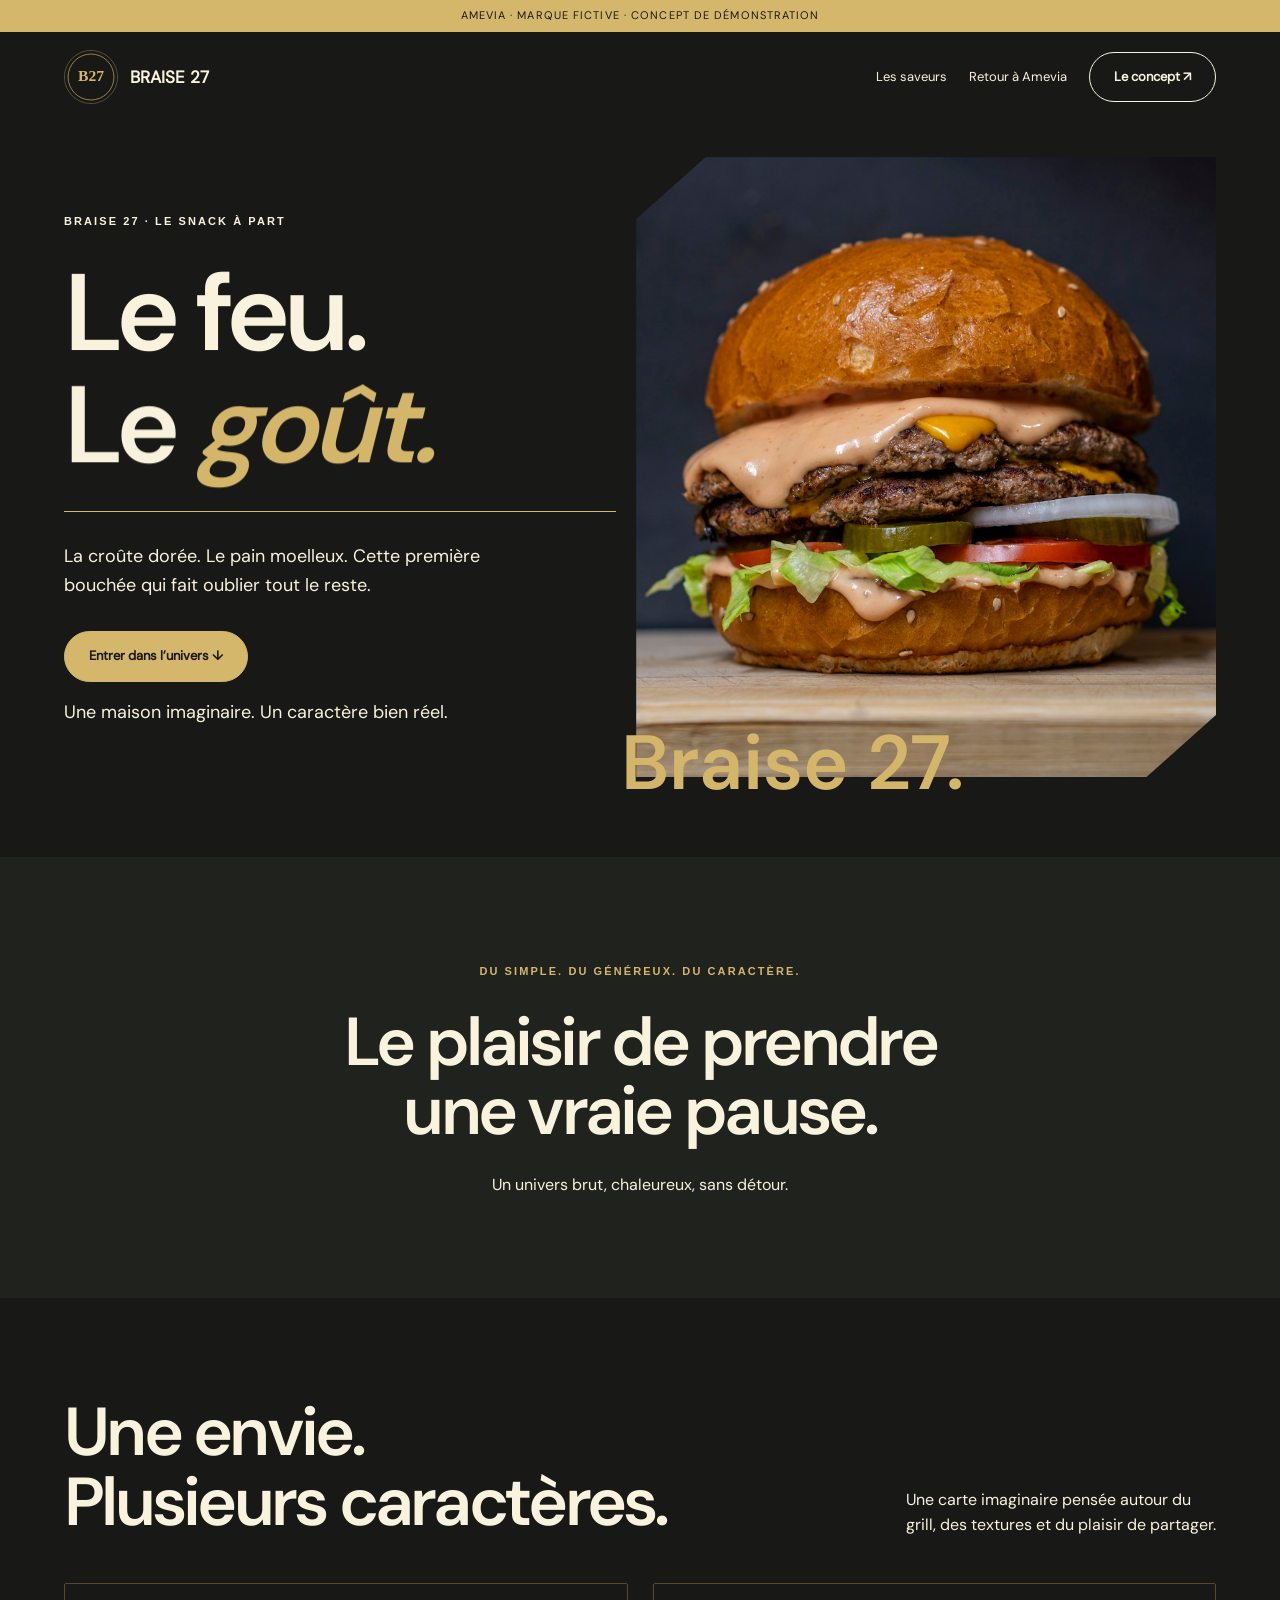
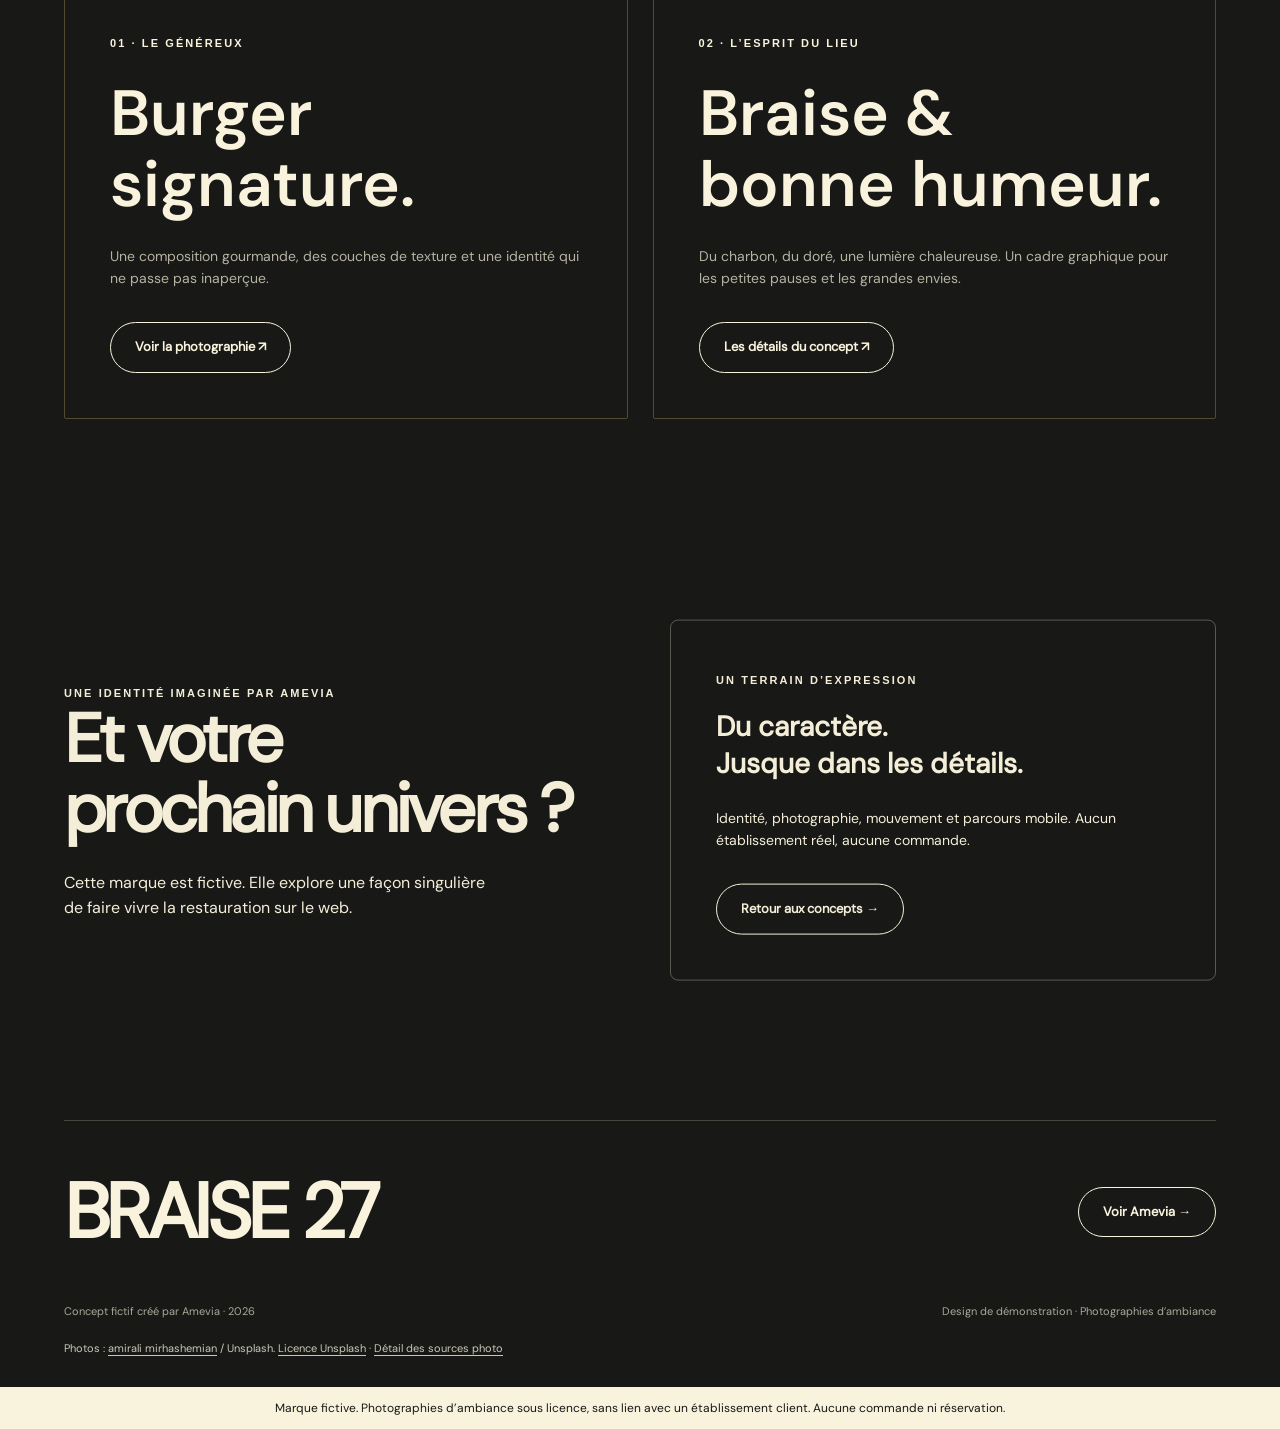
<file: signature-preview/concepts/braise-27/index.html>
<!doctype html><html lang="fr"><head><meta charset="utf-8"><meta name="viewport" content="width=device-width,initial-scale=1"><meta name="robots" content="noindex,nofollow"><meta name="description" content="BRAISE 27, une marque fictive imaginée par Amevia. Découvrez un univers de restauration, son design et ses interactions. Démonstration sans commande ni réservation."><meta name="theme-color" content="#181917"><meta property="og:title" content="BRAISE 27 · Concept fictif Amevia"><meta property="og:description" content="Un univers de restauration imaginé par Amevia. Identité fictive, photographies d’ambiance et interactions soignées."><meta property="og:type" content="website"><title>BRAISE 27 · Concept fictif Amevia</title><link rel="icon" href="assets/logo.svg"><link rel="stylesheet" href="../_restaurant-assets/core.css"><style>:root{--bg:#181917;--ink:#f9f3dd;--accent:#d5b76b;--contrast:#181917}
.braise .hero{display:grid;grid-template-columns:1fr 1.05fr;align-items:center;gap:20px;padding:35px 0 80px}.braise h1{font-family:'DM Serif Display';font-weight:400;font-size:clamp(66px,8.5vw,138px);letter-spacing:-.055em}.braise .word{display:block}.braise h1 em{color:var(--accent);font-weight:400}.braise .hero h1{margin:24px 0 30px}.braise .hero-visual{position:relative}.braise .hero-visual figure{margin:0;clip-path:polygon(12% 0,100% 0,100% 90%,88% 100%,0 100%,0 10%)}.braise .hero-visual img{height:620px;object-fit:cover}.braise .gold-line{height:1px;background:var(--accent);margin:30px 0}.braise .hero-visual .number{font-size:90px;line-height:1;position:absolute;bottom:-25px;left:-15px;color:var(--accent);font-family:'DM Serif Display'}.braise .manifest{padding:100px 0;text-align:center;background:#20221e}.braise .manifest h2{font-family:'DM Serif Display';font-weight:400;max-width:930px;margin:25px auto}.braise .lineup{display:grid;grid-template-columns:1fr 1fr;gap:25px}.braise .lineup article{padding:45px;border:1px solid #d5b76b50;border-radius:2px}.braise .lineup .big{font-family:'DM Serif Display';font-size:70px;line-height:1.1;margin:25px 0}.braise .lineup p{opacity:.7;font-size:14px}.braise .mountain{height:95px;width:180px;margin:20px auto;border-bottom:2px solid var(--accent);position:relative;overflow:hidden}.braise .mountain:before,.braise .mountain:after{content:'';position:absolute;width:95px;height:95px;border:2px solid var(--accent);transform:rotate(45deg);top:40px;left:20px}.braise .mountain:after{left:70px;top:55px}@media(max-width:760px){.braise .hero{grid-template-columns:1fr;gap:45px;padding-top:20px}.braise .hero-visual img{height:470px}.braise .hero-visual .number{font-size:70px}.braise .lineup{grid-template-columns:1fr}.braise .lineup article{padding:30px}.braise .lineup .big{font-size:55px}.braise .manifest{padding:65px 0}}

/* Copy-scoped accessibility and responsive refinements. */
*,*::before,*::after{box-sizing:border-box}body{overflow-wrap:break-word}main{overflow:clip}.skip-link{position:fixed;z-index:1100;top:8px;left:12px;padding:12px 18px;background:var(--ink);color:var(--bg);transform:translateY(-180%)}.skip-link:focus{transform:none}.back-link{display:inline-flex;gap:10px;align-items:center;font-size:12px;min-height:44px;padding:4px 0;text-decoration:underline;text-underline-offset:5px}.concept-label{font-size:11px;letter-spacing:.11em;text-transform:uppercase;margin:0 0 14px;color:var(--accent)}.navlinks{gap:22px}.navlinks .pill{min-height:44px}.brand{flex-shrink:0}.brand img{border:1px solid color-mix(in srgb,var(--accent),transparent 65%)}.nav{height:auto;min-height:90px;padding-block:15px}.photo-button:focus-visible{outline-offset:-6px}.license-links{font-size:11px;line-height:1.8;margin-top:18px;opacity:.8}.license-links a{text-decoration:underline;text-underline-offset:3px}dialog{overscroll-behavior:contain}dialog h3{font-size:clamp(23px,4vw,34px)}dialog .close{margin-left:10px}dialog .note{margin-top:10px}body:has(dialog[open]){overflow:hidden}.feature-photo{margin:0}.feature-photo img{width:100%;height:400px;object-fit:cover;border-radius:14px}.menu-choice{border:0;border-top:1px solid #14151130;width:100%;background:none;text-align:left;color:var(--ink)}.menu-choice .arrow{font-size:24px}.menu-choice:hover,.menu-choice:focus-visible{background:#edd34d45}.menu-sheet{position:relative}.menu-sheet figcaption{margin:18px 0 4px;font-size:14px;line-height:1.7}.dish-label{font-size:11px;letter-spacing:.16em;font-weight:700;text-transform:uppercase}.ticker-controls{display:flex;justify-content:flex-end;padding:8px 5%}.ticker-controls button{border:1px solid currentColor;border-radius:999px;background:transparent;padding:7px 14px;font-size:11px;min-height:44px}.hero-visual figcaption{font-size:11px;opacity:.7;margin-top:14px}.braise .hero-visual .number{font-size:clamp(52px,6vw,86px);white-space:nowrap}.braise .mountain{display:none}.braise .manifest .eyebrow{color:var(--accent)}.braise .lineup .big{font-size:clamp(43px,5vw,70px)}.bazar h1{font-size:clamp(78px,14.5vw,228px);letter-spacing:-.08em;line-height:.92}.bazar h1 .word{display:block}.bazar .hero-top{padding-block:10px 30px}.bazar .menu-sheet img{height:390px;object-fit:cover;border-radius:6px}.night .night-dial{width:min(330px,100%);aspect-ratio:1;height:auto}.night #mood-display{font:700 80px/1 'Space Grotesk',sans-serif;letter-spacing:-.06em}.night .night-dial:after{pointer-events:none}.night .dish-feature .split{align-items:center}.night .time-band{gap:25px}.night .time-band strong{font-size:clamp(35px,4vw,55px)}.night .night-copy p{max-width:440px}.night .night-dial .eyebrow{padding-inline:15px}.night #mood-copy{min-height:52px}.night .hero-visual{padding:12px}.reveal{opacity:1}.hero-visual img{object-fit:cover}.photo-button{border-radius:inherit}
@media(max-width:1020px) and (min-width:761px){.navlinks{gap:12px}.navlinks .pill{font-size:11px;padding:12px 16px}.night .hero{gap:30px}.night h1{font-size:clamp(65px,8.2vw,90px)}.braise .hero{gap:25px}.split{gap:35px}.night .dial-panel{padding:28px}.night #mood-display{font-size:65px}.bazar .menu-grid{gap:35px}}
@media(max-width:760px){.navlinks a:not(.pill){display:none}.nav{min-height:82px;gap:12px}.brand{gap:8px}.brand span{font-size:12px;max-width:95px}.navlinks .pill{font-size:11px;padding:10px 14px;gap:8px}.brand img{width:42px;height:42px}.bazar h1{font-size:clamp(80px,21vw,150px)!important}.bazar .hero-top{padding-top:0}.bazar .hero-top p{max-width:390px}.bazar .menu-sheet img{height:340px}.night .hero-visual img{height:450px}.night .night-dial{width:min(275px,100%)}.night #mood-display{font-size:64px}.night .time-band{padding-block:25px}.night .time-band strong{font-size:36px}.night .dish-feature{padding:26px}.feature-photo img{height:340px}.braise .hero-visual img{height:460px}.braise .hero-visual .number{left:8px;bottom:-17px;font-size:62px}.braise .lineup{gap:18px}.source-note{line-height:1.7}.menu-choice{gap:10px!important}.footer-brand{font-size:clamp(35px,10vw,65px)}}
@media(max-width:380px){.brand img{width:36px;height:36px}.brand span{font-size:11px}.navlinks .pill{font-size:10px;padding:10px 11px}.topbar{font-size:8px}.braise h1{font-size:58px!important}.braise .hero-visual img{height:380px}.braise .hero-visual .number{font-size:52px}.night h1{font-size:54px!important}.night .hero-visual img{height:370px}.night .dial-panel{padding:18px}.night #mood-display{font-size:55px}.night .time-band strong{font-size:30px}.bazar .category-row strong{font-size:26px}.bazar .category-row span:not(.num){font-size:10px}.bazar .hero-visual img{height:340px}.bazar .menu-sheet img{height:300px}}
@media(prefers-reduced-motion:reduce){.ticker-controls{display:none}.ticker span{animation:none!important}.hero-visual,.word,.reveal{transform:none!important;opacity:1!important}.loader{display:none!important}.night .night-dial:after{transition:none}.hero-visual figure{transform:none!important}}
</style><script defer src="../_restaurant-assets/gsap.min.js"></script><script defer src="../_restaurant-assets/core.js"></script><script defer src="concept.js"></script></head><body class="braise-27"><a class="skip-link" href="#main">Aller au contenu</a><div class="loader" aria-hidden="true"><img src="assets/logo.svg" alt=""><div class="load-title">BRAISE 27</div><div class="load-line"></div><div class="note">Un univers imaginé par Amevia.</div></div><div class="topbar">AMEVIA · MARQUE FICTIVE · CONCEPT DE DÉMONSTRATION</div><header class="nav wrap"><a class="brand" href="#main" aria-label="BRAISE 27, accueil"><img src="assets/logo.svg" width="54" height="54" alt=""><span>BRAISE 27</span></a><nav class="navlinks" aria-label="Navigation principale"><a href="#saveurs">Les saveurs</a><a href="../../#concepts">Retour à Amevia</a><button class="pill" data-demo>Le concept ↗</button></nav></header><main id="main" class="braise"><section class="hero wrap"><div><span class="eyebrow">BRAISE 27 · LE SNACK À PART</span><h1><span class="word">Le feu.</span><span class="word">Le <em>goût.</em></span></h1><div class="gold-line"></div><p>La croûte dorée. Le pain moelleux. Cette première bouchée qui fait oublier tout le reste.</p><div class="hero-actions"><a href="#saveurs" class="btn">Entrer dans l’univers ↓</a></div><p class="source-note">Une maison imaginaire. Un caractère bien réel.</p></div><div class="hero-visual"><figure class=""><button class="photo-button" data-photo="assets/burger.jpg" data-title="Burger avec salade et tomates, photographie d’ambiance" aria-label="Agrandir : Burger avec salade et tomates, photographie d’ambiance"><img src="assets/burger.jpg" alt="Burger avec salade et tomates, photographie d’ambiance" loading="eager" fetchpriority="high" width="1200" height="1500"></button></figure><span class="number" aria-hidden="true">Braise 27.</span></div></section><section class="manifest"><div class="wrap reveal"><span class="eyebrow">DU SIMPLE. DU GÉNÉREUX. DU CARACTÈRE.</span><h2>Le plaisir de prendre<br>une vraie pause.</h2><p>Un univers brut, chaleureux, sans détour.</p></div></section><section id="saveurs" class="section wrap"><div class="section-head reveal"><h2 style="font-family:'DM Serif Display';font-weight:400">Une envie.<br>Plusieurs caractères.</h2><p>Une carte imaginaire pensée autour du grill, des textures et du plaisir de partager.</p></div><div class="lineup"><article class="reveal"><span class="eyebrow">01 · LE GÉNÉREUX</span><div class="big">Burger<br>signature.</div><p>Une composition gourmande, des couches de texture et une identité qui ne passe pas inaperçue.</p><div class="hero-actions"><button class="pill" data-photo="assets/burger.jpg" data-title="Burger, photographie d’ambiance sous licence Unsplash">Voir la photographie ↗</button></div></article><article class="reveal"><span class="eyebrow">02 · L’ESPRIT DU LIEU</span><div class="big">Braise &<br>bonne humeur.</div><p>Du charbon, du doré, une lumière chaleureuse. Un cadre graphique pour les petites pauses et les grandes envies.</p><div class="hero-actions"><button class="pill" data-demo>Les détails du concept ↗</button></div></article></div></section><section id="infos" class="section wrap"><div class="split"><div class="reveal"><span class="eyebrow">Une identité imaginée par Amevia</span><h2>Et votre<br>prochain univers ?</h2><p>Cette marque est fictive. Elle explore une façon singulière de faire vivre la restauration sur le web.</p></div><div class="address reveal"><span class="eyebrow">Un terrain d’expression</span><strong>Du caractère.<br>Jusque dans les détails.</strong><p>Identité, photographie, mouvement et parcours mobile. Aucun établissement réel, aucune commande.</p><div class="hero-actions"><a class="pill" href="../../#concepts">Retour aux concepts →</a></div></div></div></section></main><footer class="footer wrap"><div class="line"></div><div class="footer-top" style="margin-top:30px"><div class="footer-brand">BRAISE 27</div><a class="pill" href="../../#concepts">Voir Amevia →</a></div><div class="footer-meta"><span>Concept fictif créé par Amevia · 2026</span><span>Design de démonstration · Photographies d’ambiance</span></div><p class="license-links">Photos : <a href="https://unsplash.com/photos/burger-with-lettuce-and-tomatoes-sc5sTPMrVfk" target="_blank" rel="noopener noreferrer">amirali mirhashemian</a> / Unsplash. <a href="https://unsplash.com/license" target="_blank" rel="noopener noreferrer">Licence Unsplash</a> · <a href="sources-photos.json">Détail des sources photo</a></p></footer><div class="demo-banner">Marque fictive. Photographies d’ambiance sous licence, sans lien avec un établissement client. Aucune commande ni réservation.</div><dialog id="photo-dialog" aria-labelledby="photo-title" aria-describedby="photo-caption"><button class="close" aria-label="Fermer la photographie" autofocus>×</button><h3 id="photo-title">Photographie d’ambiance</h3><img alt=""><p id="photo-caption" class="note">Photographie sous licence Unsplash, présentée dans un concept fictif. Crédits et sources en pied de page.</p></dialog><dialog id="demo-dialog" aria-labelledby="demo-title" aria-describedby="demo-description"><button class="close" aria-label="Fermer le concept" autofocus>×</button><h3 id="demo-title">Bienvenue chez BRAISE 27.</h3><p id="demo-description">Cette marque est entièrement fictive. Ce concept réalisé par Amevia associe une identité visuelle, un parcours mobile et des interactions soignées.</p><p style="margin-top:18px">Les photographies sous licence illustrent l’ambiance. Elles ne représentent ni un établissement client, ni des produits vendus par cette marque.</p><p style="margin-top:18px">Les interactions explorent le design : aucune commande, réservation ou donnée personnelle n’est transmise.</p><a class="back-link" href="../../#concepts">Explorer les autres concepts →</a></dialog></body></html>
</file>
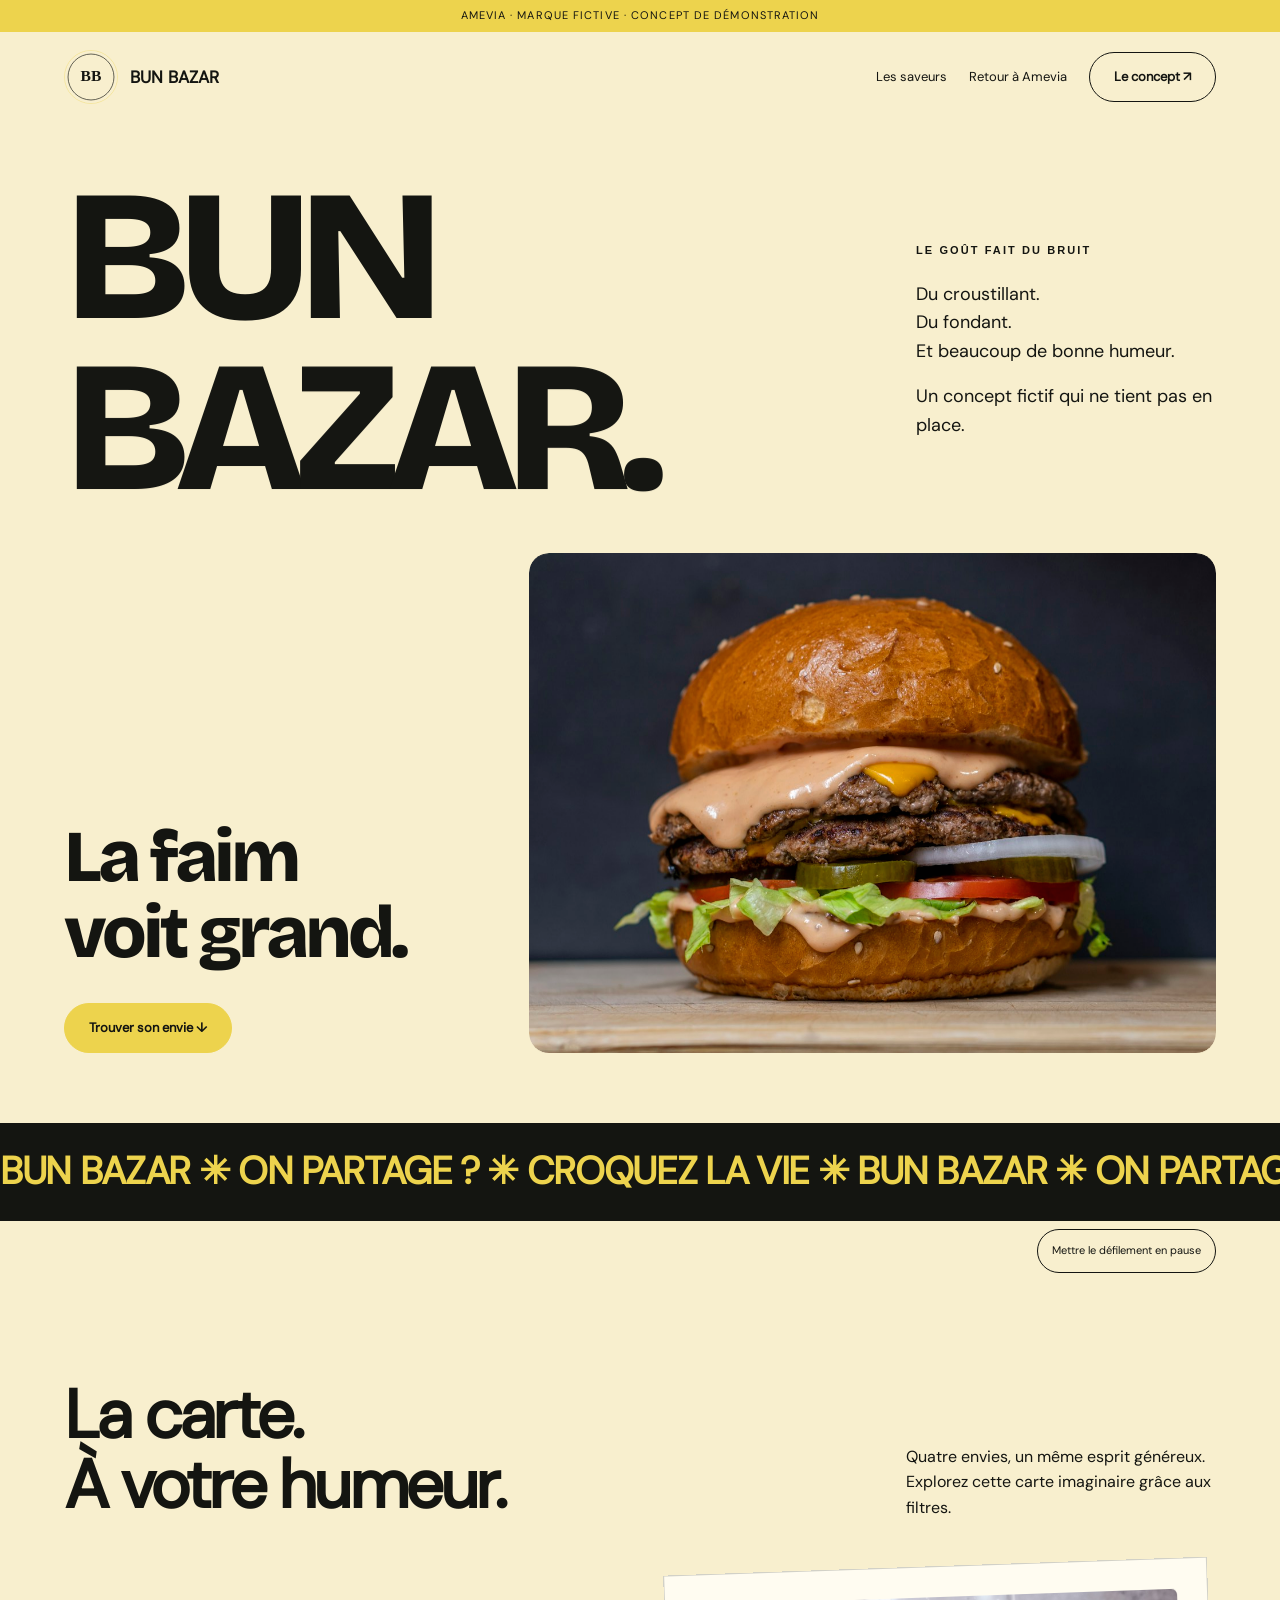
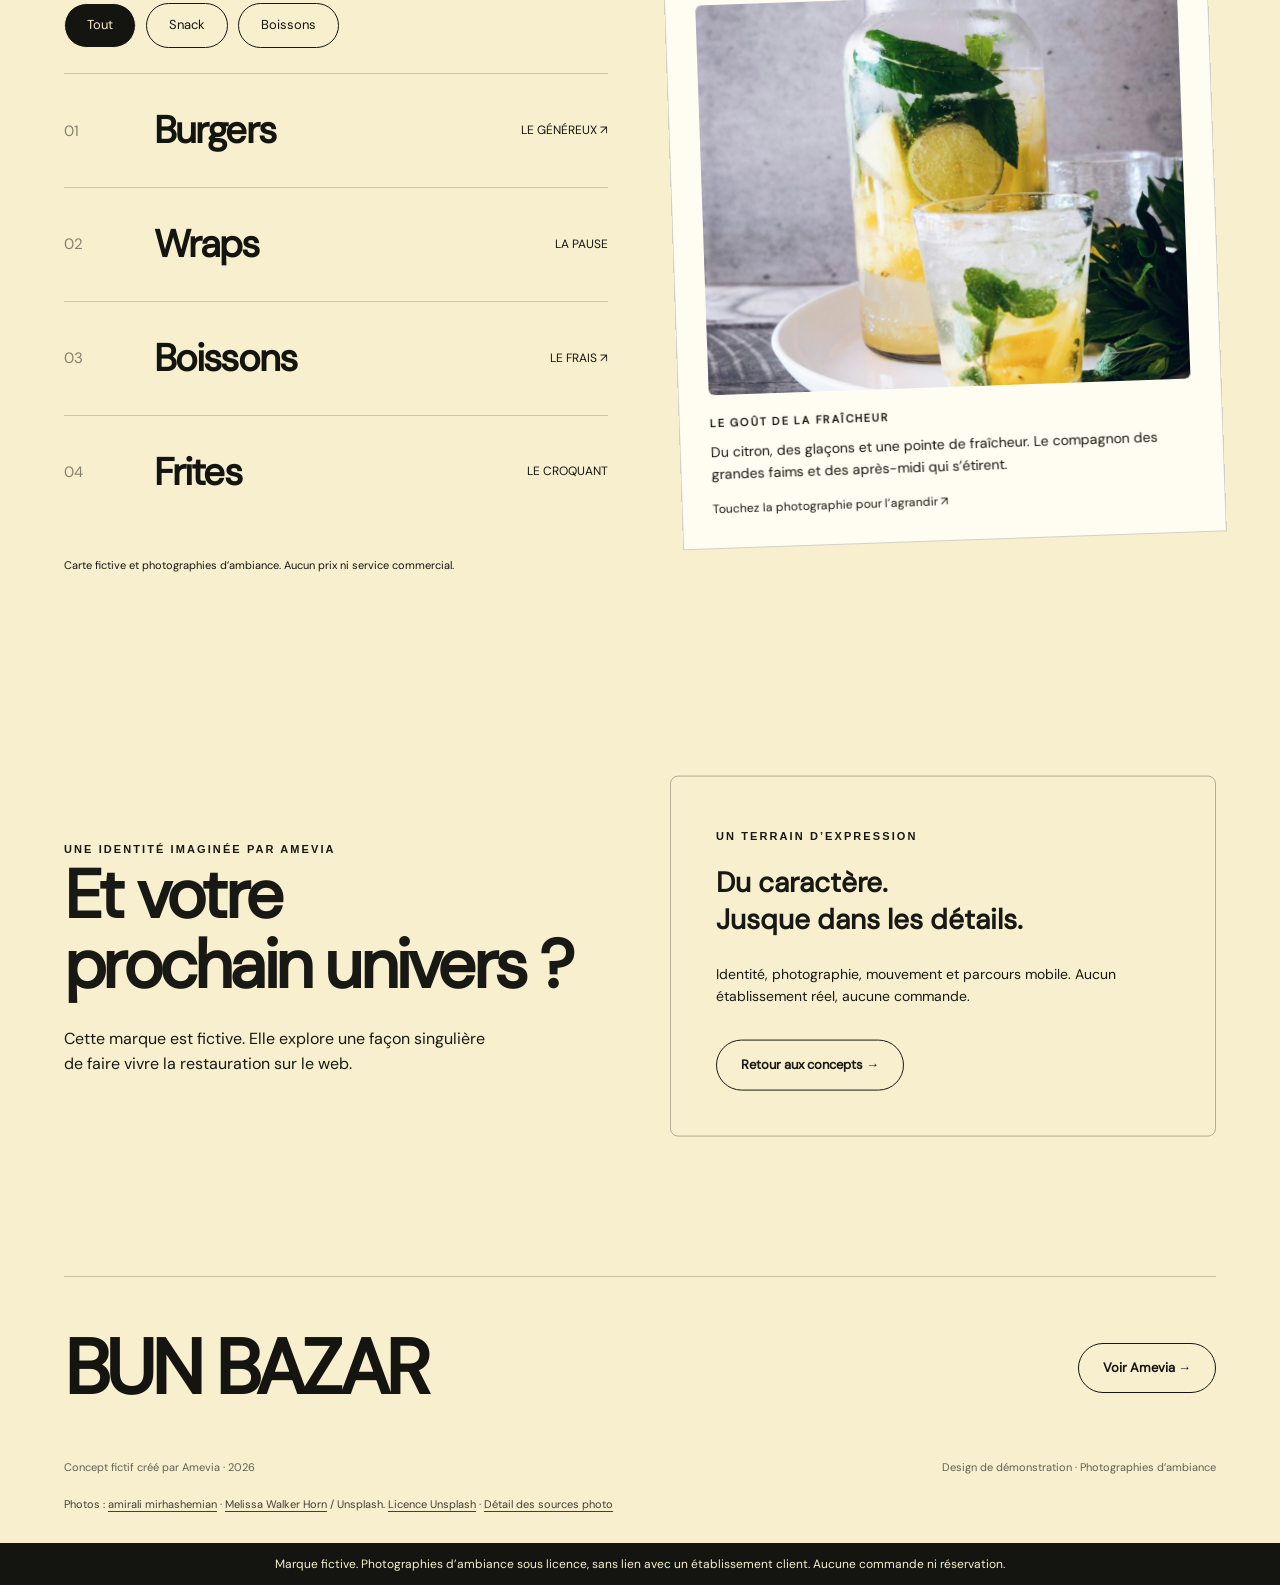
<file: signature-preview/concepts/bun-bazar/index.html>
<!doctype html><html lang="fr"><head><meta charset="utf-8"><meta name="viewport" content="width=device-width,initial-scale=1"><meta name="robots" content="noindex,nofollow"><meta name="description" content="BUN BAZAR, une marque fictive imaginée par Amevia. Découvrez un univers de restauration, son design et ses interactions. Démonstration sans commande ni réservation."><meta name="theme-color" content="#f8efce"><meta property="og:title" content="BUN BAZAR · Concept fictif Amevia"><meta property="og:description" content="Un univers de restauration imaginé par Amevia. Identité fictive, photographies d’ambiance et interactions soignées."><meta property="og:type" content="website"><title>BUN BAZAR · Concept fictif Amevia</title><link rel="icon" href="assets/logo.svg"><link rel="stylesheet" href="../_restaurant-assets/core.css"><style>:root{--bg:#f8efce;--ink:#141511;--accent:#edd34d;--contrast:#141511}
.bazar .hero{padding:20px 0 70px}.bazar .hero-top{display:flex;align-items:center;justify-content:space-between;gap:40px}.bazar h1{font-family:'Archivo Black';font-size:clamp(100px,21vw,325px);letter-spacing:-.095em;line-height:.9;margin:20px 0 10px}.bazar .word{display:inline-block}.bazar .hero-top p{max-width:300px}.bazar .hero-bottom{display:grid;grid-template-columns:1fr 1.6fr;gap:35px;align-items:end}.bazar .hero-visual figure{margin:0;overflow:hidden;border-radius:20px}.bazar .hero-visual img{height:500px;object-fit:cover;object-position:50% 40%}.bazar .hero-bottom h2{font-size:clamp(40px,5.7vw,92px);font-family:'Archivo Black';margin-bottom:25px}.bazar .ticker{background:var(--ink);color:var(--accent);border:0}.bazar .menu-sheet{padding:30px;border:1px solid #14151130;transform:rotate(-2deg);background:#fffcf1}.bazar .menu-sheet figure{margin:0}.bazar .menu-sheet img{object-fit:contain;width:100%;height:auto}.bazar .category-row{display:grid;grid-template-columns:70px 1fr auto;align-items:center;gap:20px;padding:26px 0;border-top:1px solid #14151130}.bazar .category-row strong{font-size:38px;letter-spacing:-.05em}.bazar .category-row span{font-size:12px}.bazar .category-row .num{font-size:15px;opacity:.5}.bazar .menu-grid{display:grid;grid-template-columns:1fr 1fr;gap:65px;align-items:center}@media(max-width:760px){.bazar .hero-top{display:block}.bazar h1{font-size:clamp(100px,28vw,200px);margin:25px 0}.bazar .hero-top p{font-size:14px;margin-bottom:30px}.bazar .hero-bottom{grid-template-columns:1fr}.bazar .hero-visual img{height:370px}.bazar .hero-bottom h2{font-size:48px}.bazar .menu-grid{grid-template-columns:1fr;gap:40px}.bazar .category-row{grid-template-columns:30px 1fr auto;gap:10px}.bazar .category-row strong{font-size:28px}.bazar .menu-sheet{padding:10px}}

/* Copy-scoped accessibility and responsive refinements. */
*,*::before,*::after{box-sizing:border-box}body{overflow-wrap:break-word}main{overflow:clip}.skip-link{position:fixed;z-index:1100;top:8px;left:12px;padding:12px 18px;background:var(--ink);color:var(--bg);transform:translateY(-180%)}.skip-link:focus{transform:none}.back-link{display:inline-flex;gap:10px;align-items:center;font-size:12px;min-height:44px;padding:4px 0;text-decoration:underline;text-underline-offset:5px}.concept-label{font-size:11px;letter-spacing:.11em;text-transform:uppercase;margin:0 0 14px;color:var(--accent)}.navlinks{gap:22px}.navlinks .pill{min-height:44px}.brand{flex-shrink:0}.brand img{border:1px solid color-mix(in srgb,var(--accent),transparent 65%)}.nav{height:auto;min-height:90px;padding-block:15px}.photo-button:focus-visible{outline-offset:-6px}.license-links{font-size:11px;line-height:1.8;margin-top:18px;opacity:.8}.license-links a{text-decoration:underline;text-underline-offset:3px}dialog{overscroll-behavior:contain}dialog h3{font-size:clamp(23px,4vw,34px)}dialog .close{margin-left:10px}dialog .note{margin-top:10px}body:has(dialog[open]){overflow:hidden}.feature-photo{margin:0}.feature-photo img{width:100%;height:400px;object-fit:cover;border-radius:14px}.menu-choice{border:0;border-top:1px solid #14151130;width:100%;background:none;text-align:left;color:var(--ink)}.menu-choice .arrow{font-size:24px}.menu-choice:hover,.menu-choice:focus-visible{background:#edd34d45}.menu-sheet{position:relative}.menu-sheet figcaption{margin:18px 0 4px;font-size:14px;line-height:1.7}.dish-label{font-size:11px;letter-spacing:.16em;font-weight:700;text-transform:uppercase}.ticker-controls{display:flex;justify-content:flex-end;padding:8px 5%}.ticker-controls button{border:1px solid currentColor;border-radius:999px;background:transparent;padding:7px 14px;font-size:11px;min-height:44px}.hero-visual figcaption{font-size:11px;opacity:.7;margin-top:14px}.braise .hero-visual .number{font-size:clamp(52px,6vw,86px);white-space:nowrap}.braise .mountain{display:none}.braise .manifest .eyebrow{color:var(--accent)}.braise .lineup .big{font-size:clamp(43px,5vw,70px)}.bazar h1{font-size:clamp(78px,14.5vw,228px);letter-spacing:-.08em;line-height:.92}.bazar h1 .word{display:block}.bazar .hero-top{padding-block:10px 30px}.bazar .menu-sheet img{height:390px;object-fit:cover;border-radius:6px}.night .night-dial{width:min(330px,100%);aspect-ratio:1;height:auto}.night #mood-display{font:700 80px/1 'Space Grotesk',sans-serif;letter-spacing:-.06em}.night .night-dial:after{pointer-events:none}.night .dish-feature .split{align-items:center}.night .time-band{gap:25px}.night .time-band strong{font-size:clamp(35px,4vw,55px)}.night .night-copy p{max-width:440px}.night .night-dial .eyebrow{padding-inline:15px}.night #mood-copy{min-height:52px}.night .hero-visual{padding:12px}.reveal{opacity:1}.hero-visual img{object-fit:cover}.photo-button{border-radius:inherit}
@media(max-width:1020px) and (min-width:761px){.navlinks{gap:12px}.navlinks .pill{font-size:11px;padding:12px 16px}.night .hero{gap:30px}.night h1{font-size:clamp(65px,8.2vw,90px)}.braise .hero{gap:25px}.split{gap:35px}.night .dial-panel{padding:28px}.night #mood-display{font-size:65px}.bazar .menu-grid{gap:35px}}
@media(max-width:760px){.navlinks a:not(.pill){display:none}.nav{min-height:82px;gap:12px}.brand{gap:8px}.brand span{font-size:12px;max-width:95px}.navlinks .pill{font-size:11px;padding:10px 14px;gap:8px}.brand img{width:42px;height:42px}.bazar h1{font-size:clamp(80px,21vw,150px)!important}.bazar .hero-top{padding-top:0}.bazar .hero-top p{max-width:390px}.bazar .menu-sheet img{height:340px}.night .hero-visual img{height:450px}.night .night-dial{width:min(275px,100%)}.night #mood-display{font-size:64px}.night .time-band{padding-block:25px}.night .time-band strong{font-size:36px}.night .dish-feature{padding:26px}.feature-photo img{height:340px}.braise .hero-visual img{height:460px}.braise .hero-visual .number{left:8px;bottom:-17px;font-size:62px}.braise .lineup{gap:18px}.source-note{line-height:1.7}.menu-choice{gap:10px!important}.footer-brand{font-size:clamp(35px,10vw,65px)}}
@media(max-width:380px){.brand img{width:36px;height:36px}.brand span{font-size:11px}.navlinks .pill{font-size:10px;padding:10px 11px}.topbar{font-size:8px}.braise h1{font-size:58px!important}.braise .hero-visual img{height:380px}.braise .hero-visual .number{font-size:52px}.night h1{font-size:54px!important}.night .hero-visual img{height:370px}.night .dial-panel{padding:18px}.night #mood-display{font-size:55px}.night .time-band strong{font-size:30px}.bazar .category-row strong{font-size:26px}.bazar .category-row span:not(.num){font-size:10px}.bazar .hero-visual img{height:340px}.bazar .menu-sheet img{height:300px}}
@media(prefers-reduced-motion:reduce){.ticker-controls{display:none}.ticker span{animation:none!important}.hero-visual,.word,.reveal{transform:none!important;opacity:1!important}.loader{display:none!important}.night .night-dial:after{transition:none}.hero-visual figure{transform:none!important}}
</style><script defer src="../_restaurant-assets/gsap.min.js"></script><script defer src="../_restaurant-assets/core.js"></script><script defer src="concept.js"></script></head><body class="bun-bazar"><a class="skip-link" href="#main">Aller au contenu</a><div class="loader" aria-hidden="true"><img src="assets/logo.svg" alt=""><div class="load-title">BUN BAZAR</div><div class="load-line"></div><div class="note">Un univers imaginé par Amevia.</div></div><div class="topbar">AMEVIA · MARQUE FICTIVE · CONCEPT DE DÉMONSTRATION</div><header class="nav wrap"><a class="brand" href="#main" aria-label="BUN BAZAR, accueil"><img src="assets/logo.svg" width="54" height="54" alt=""><span>BUN BAZAR</span></a><nav class="navlinks" aria-label="Navigation principale"><a href="#saveurs">Les saveurs</a><a href="../../#concepts">Retour à Amevia</a><button class="pill" data-demo>Le concept ↗</button></nav></header><main id="main" class="bazar"><section class="hero wrap"><div class="hero-top"><h1><span class="word">BUN</span><span class="word">BAZAR.</span></h1><div><span class="eyebrow">LE GOÛT FAIT DU BRUIT</span><p style="margin-top:18px">Du croustillant.<br>Du fondant.<br>Et beaucoup de bonne humeur.</p><p class="source-note">Un concept fictif qui ne tient pas en place.</p></div></div><div class="hero-bottom"><div><h2>La faim<br>voit grand.</h2><div class="hero-actions"><a href="#saveurs" class="btn">Trouver son envie ↓</a></div></div><div class="hero-visual"><figure class=""><button class="photo-button" data-photo="assets/burger.jpg" data-title="Burger avec salade et tomates, photographie d’ambiance" aria-label="Agrandir : Burger avec salade et tomates, photographie d’ambiance"><img src="assets/burger.jpg" alt="Burger avec salade et tomates, photographie d’ambiance" loading="eager" fetchpriority="high" width="1200" height="1500"></button></figure></div></div></section><div class="ticker" aria-hidden="true"><span>BUN BAZAR ✳ ON PARTAGE ? ✳ CROQUEZ LA VIE ✳ BUN BAZAR ✳ ON PARTAGE ? ✳ CROQUEZ LA VIE ✳ </span></div><div class="ticker-controls"><button id="ticker-toggle" aria-pressed="false">Mettre le défilement en pause</button></div><section id="saveurs" class="section wrap"><div class="section-head reveal"><h2>La carte.<br>À votre humeur.</h2><p>Quatre envies, un même esprit généreux. Explorez cette carte imaginaire grâce aux filtres.</p></div><div class="menu-grid"><div><div class="tabs" role="group" aria-label="Filtrer la carte imaginaire"><button data-filter="all" aria-pressed="true">Tout</button><button data-filter="snack" aria-pressed="false">Snack</button><button data-filter="frais" aria-pressed="false">Boissons</button></div><div aria-live="polite"><button class="category-row menu-choice" data-category="snack" data-photo="assets/burger.jpg" data-title="Burger, photographie d’ambiance"><span class="num">01</span><strong>Burgers</strong><span>LE GÉNÉREUX ↗</span></button><div class="category-row" data-category="snack"><span class="num">02</span><strong>Wraps</strong><span>LA PAUSE</span></div><button class="category-row menu-choice" data-category="frais" data-photo="assets/drinks.jpg" data-title="Citronnade, photographie d’ambiance"><span class="num">03</span><strong>Boissons</strong><span>LE FRAIS ↗</span></button><div class="category-row" data-category="snack"><span class="num">04</span><strong>Frites</strong><span>LE CROQUANT</span></div></div></div><div class="menu-sheet reveal"><figure class=""><button class="photo-button" data-photo="assets/drinks.jpg" data-title="Citronnade au citron et à la menthe" aria-label="Agrandir : Citronnade au citron et à la menthe"><img src="assets/drinks.jpg" alt="Citronnade au citron et à la menthe" loading="lazy"  width="1200" height="1500"></button></figure><p class="dish-label" style="margin-top:20px">LE GOÛT DE LA FRAÎCHEUR</p><p style="margin-top:8px;font-size:14px">Du citron, des glaçons et une pointe de fraîcheur. Le compagnon des grandes faims et des après-midi qui s’étirent.</p><p class="note" style="margin-top:15px">Touchez la photographie pour l’agrandir ↗</p></div></div><p class="source-note">Carte fictive et photographies d’ambiance. Aucun prix ni service commercial.</p></section><section id="infos" class="section wrap"><div class="split"><div class="reveal"><span class="eyebrow">Une identité imaginée par Amevia</span><h2>Et votre<br>prochain univers ?</h2><p>Cette marque est fictive. Elle explore une façon singulière de faire vivre la restauration sur le web.</p></div><div class="address reveal"><span class="eyebrow">Un terrain d’expression</span><strong>Du caractère.<br>Jusque dans les détails.</strong><p>Identité, photographie, mouvement et parcours mobile. Aucun établissement réel, aucune commande.</p><div class="hero-actions"><a class="pill" href="../../#concepts">Retour aux concepts →</a></div></div></div></section></main><footer class="footer wrap"><div class="line"></div><div class="footer-top" style="margin-top:30px"><div class="footer-brand">BUN BAZAR</div><a class="pill" href="../../#concepts">Voir Amevia →</a></div><div class="footer-meta"><span>Concept fictif créé par Amevia · 2026</span><span>Design de démonstration · Photographies d’ambiance</span></div><p class="license-links">Photos : <a href="https://unsplash.com/photos/burger-with-lettuce-and-tomatoes-sc5sTPMrVfk" target="_blank" rel="noopener noreferrer">amirali mirhashemian</a> · <a href="https://unsplash.com/photos/clear-glass-jar-filled-with-lemonade-juice-lo_udD1o_lk" target="_blank" rel="noopener noreferrer">Melissa Walker Horn</a> / Unsplash. <a href="https://unsplash.com/license" target="_blank" rel="noopener noreferrer">Licence Unsplash</a> · <a href="sources-photos.json">Détail des sources photo</a></p></footer><div class="demo-banner">Marque fictive. Photographies d’ambiance sous licence, sans lien avec un établissement client. Aucune commande ni réservation.</div><dialog id="photo-dialog" aria-labelledby="photo-title" aria-describedby="photo-caption"><button class="close" aria-label="Fermer la photographie" autofocus>×</button><h3 id="photo-title">Photographie d’ambiance</h3><img alt=""><p id="photo-caption" class="note">Photographie sous licence Unsplash, présentée dans un concept fictif. Crédits et sources en pied de page.</p></dialog><dialog id="demo-dialog" aria-labelledby="demo-title" aria-describedby="demo-description"><button class="close" aria-label="Fermer le concept" autofocus>×</button><h3 id="demo-title">Bienvenue chez BUN BAZAR.</h3><p id="demo-description">Cette marque est entièrement fictive. Ce concept réalisé par Amevia associe une identité visuelle, un parcours mobile et des interactions soignées.</p><p style="margin-top:18px">Les photographies sous licence illustrent l’ambiance. Elles ne représentent ni un établissement client, ni des produits vendus par cette marque.</p><p style="margin-top:18px">Les interactions explorent le design : aucune commande, réservation ou donnée personnelle n’est transmise.</p><a class="back-link" href="../../#concepts">Explorer les autres concepts →</a></dialog></body></html>
</file>
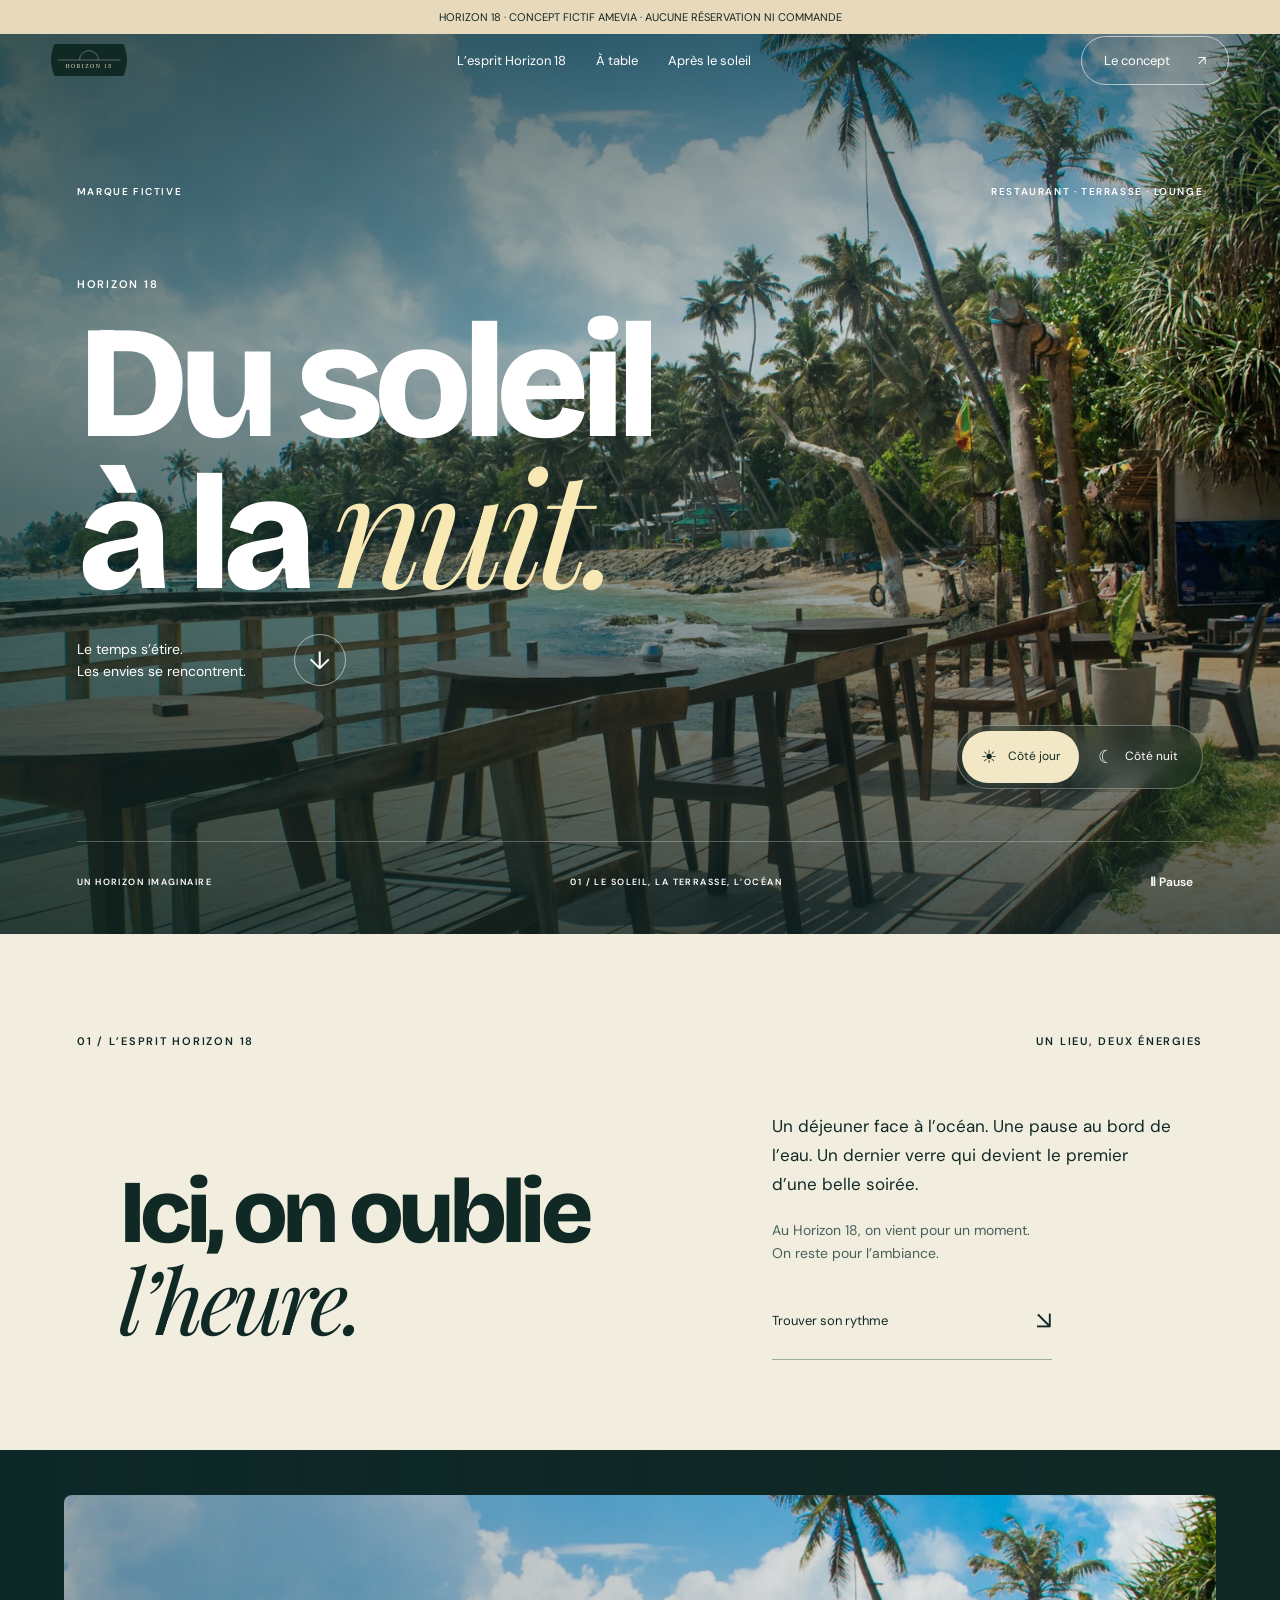
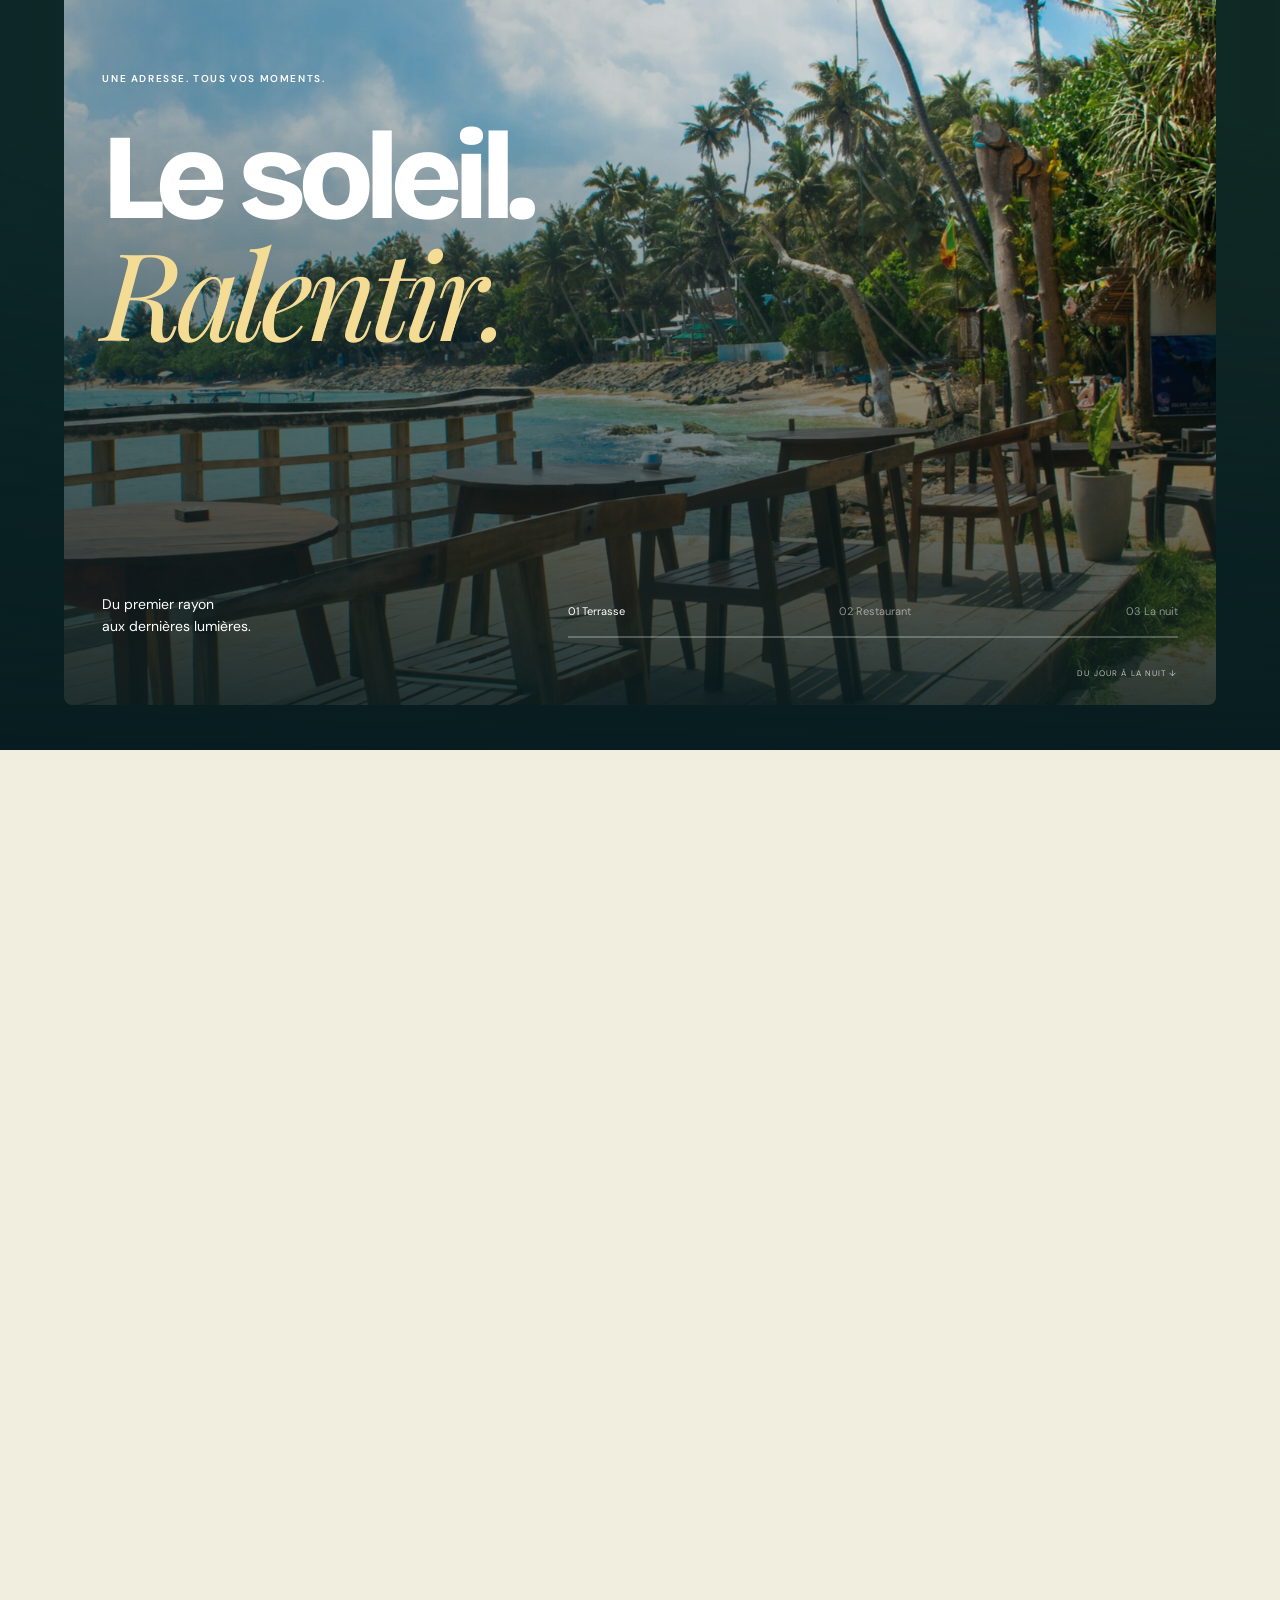
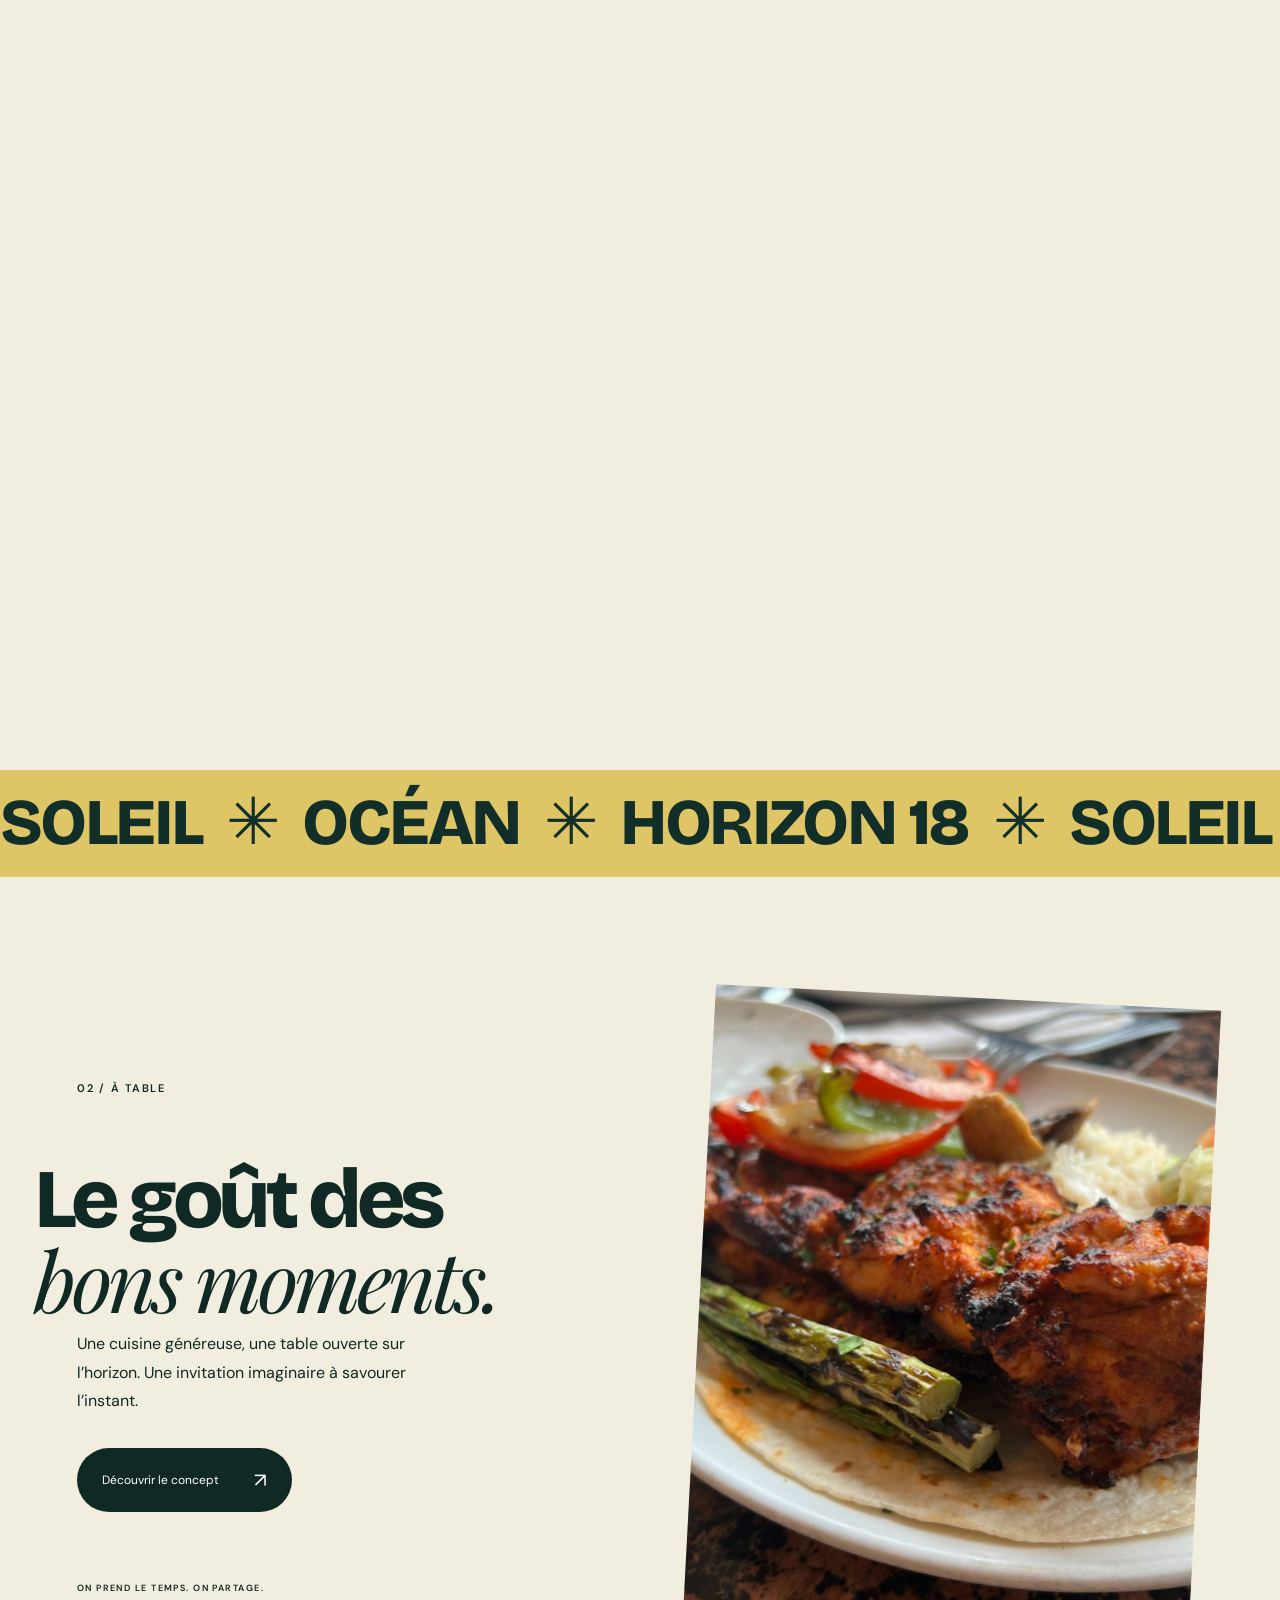
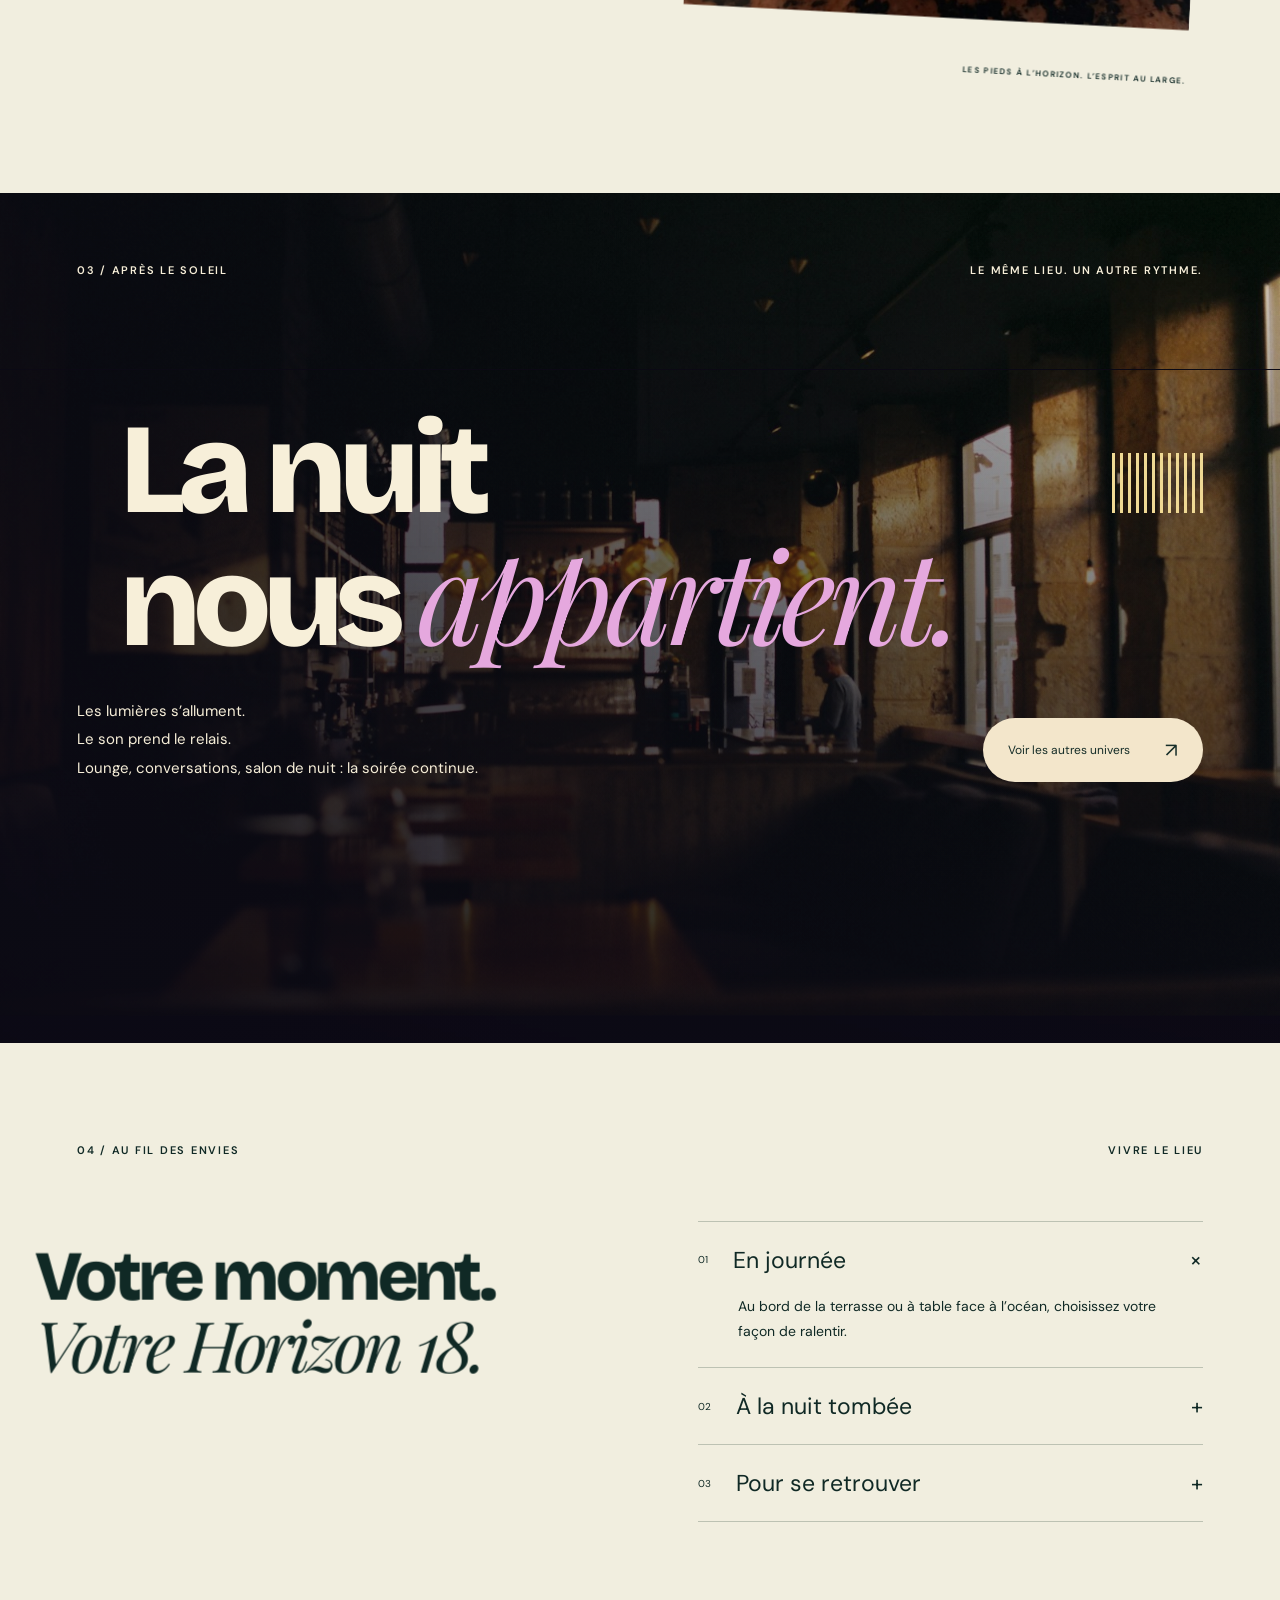
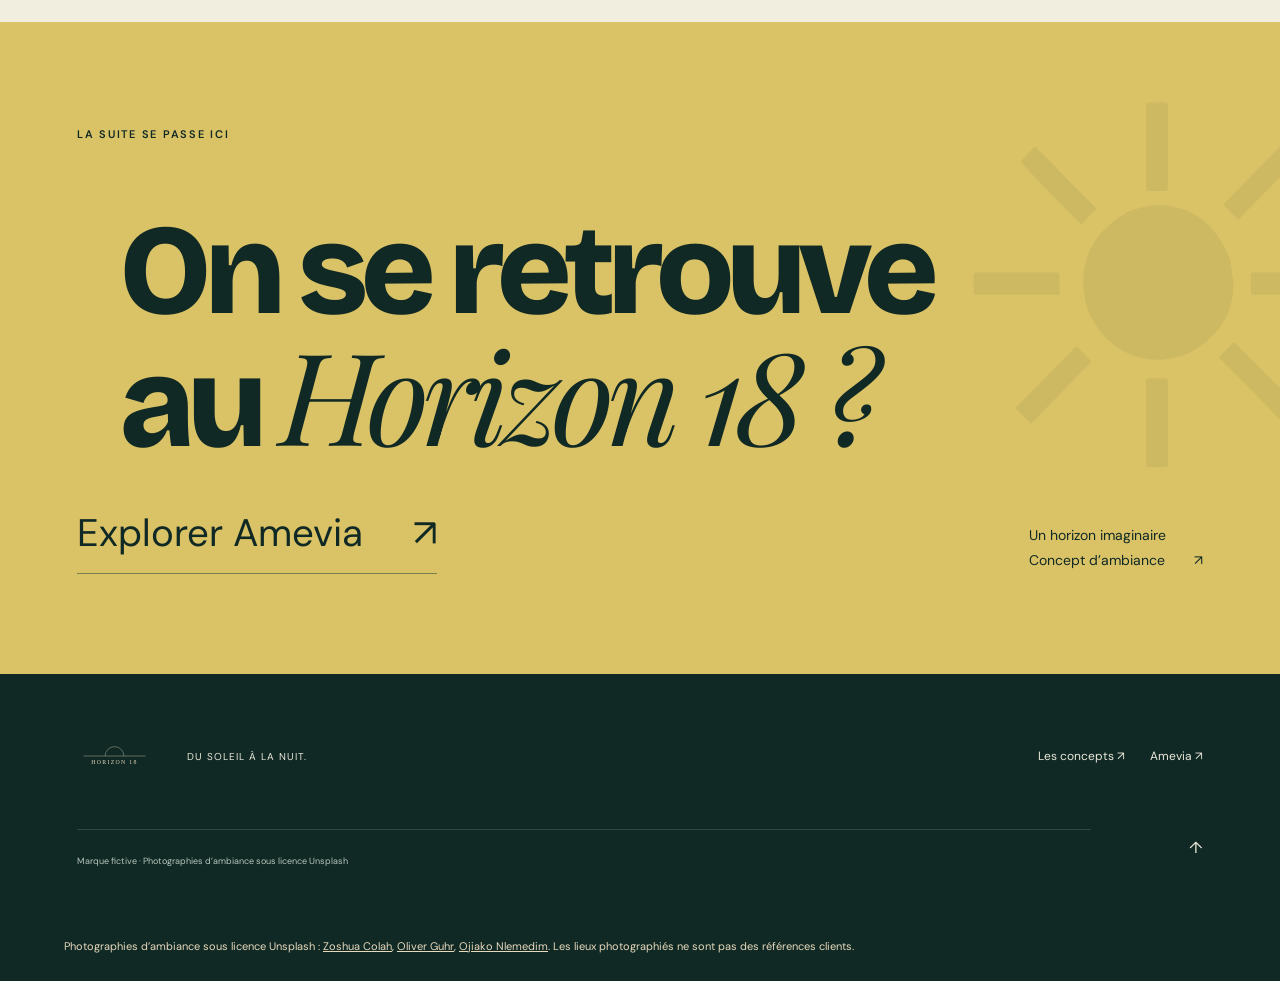
<file: signature-preview/concepts/horizon-18/index.html>
<!doctype html><html lang="fr"><head><meta charset="utf-8"><meta name="viewport" content="width=device-width,initial-scale=1"><meta name="theme-color" content="#102925"><title>Horizon 18 — Du soleil à la nuit · Un rivage imaginaire</title><meta name="description" content="Horizon 18, Un lieu fictif au bord de l’eau. Restaurant, terrasse, lounge et salon de nuit. Du soleil à la nuit."><link rel="preload" as="image" href="assets/shore.jpg"><link rel="stylesheet" href="style.css"><script>document.documentElement.classList.add('js');setTimeout(()=>{document.documentElement.classList.add('loaded');document.getElementById('intro')?.setAttribute('hidden','')},5500)</script><meta name="robots" content="noindex,nofollow"><style>.concept-notice{background:#e7d9bc;color:#14251f;text-align:center;padding:10px 5%;font-size:11px;position:relative;z-index:30}header .brand img,footer .footer-brand img{object-fit:contain}.concept-credits{background:#102925;color:#e7d9bc;padding:25px 5%;font-size:11px;line-height:1.8}.concept-credits a{text-decoration:underline}</style></head><body><div class="concept-notice">HORIZON 18 · CONCEPT FICTIF AMEVIA · AUCUNE RÉSERVATION NI COMMANDE</div>
<a class="skip" href="#experience">Aller au contenu</a>
<div id="intro" aria-label="Bienvenue au Horizon 18" role="status"><div class="intro-orbit"><span></span><img src="assets/logo.svg" alt="Horizon 18"></div><p>CONCEPT FICTIF AMEVIA</p><div class="intro-line"><i></i></div><p class="intro-message">Le soleil a rendez-vous avec la nuit.</p></div>
<header><a class="brand" href="#accueil" aria-label="Horizon 18, accueil"><img src="assets/logo.svg" alt="Horizon 18"></a><nav aria-label="Navigation principale"><a href="#experience">L’esprit Horizon 18</a><a href="#restaurant">À table</a><a href="#nuit">Après le soleil</a></nav><a class="book" href="#contact">Le concept <span>↗</span></a><button id="menuToggle" class="menu-toggle" aria-expanded="false" aria-controls="mobileNav" aria-label="Ouvrir le menu"><span></span><span></span></button></header>
<div id="mobileNav" hidden><nav aria-label="Navigation mobile"><a href="#experience">L’esprit Horizon 18</a><a href="#restaurant">À table</a><a href="#nuit">Après le soleil</a><a href="#contact">On se retrouve ?</a></nav><p>CONCEPT FICTIF AMEVIA</p></div>
<main><section class="hero" id="accueil"><div class="hero-images" aria-hidden="true"><img class="hero-day" src="assets/shore.jpg" alt="" fetchpriority="high"><img class="hero-night" src="assets/lounge.jpg" alt=""></div><div class="hero-shade"></div><div class="hero-topline"><span>MARQUE FICTIVE</span><span>RESTAURANT · TERRASSE · LOUNGE</span></div><div class="hero-copy"><p class="eyebrow">HORIZON 18</p><h1>Du soleil<br>à la <em>nuit.</em></h1><div class="hero-bottom-copy"><p>Le temps s’étire.<br>Les envies se rencontrent.</p><a href="#experience" class="round-link" aria-label="Découvrir l’esprit Horizon 18">↓</a></div></div><div class="scene-controls" role="group" aria-label="Choisir l’ambiance"><button class="selected" data-scene="day" aria-pressed="true"><span>☀</span> Côté jour</button><button data-scene="night" aria-pressed="false"><span>☾</span> Côté nuit</button></div><div class="hero-foot"><span>UN HORIZON IMAGINAIRE</span><span class="scene-caption" aria-live="polite">01 / LE SOLEIL, LA TERRASSE, L’OCÉAN</span><button id="motionToggle" aria-pressed="false" aria-label="Mettre les animations en pause">Ⅱ <span>Pause</span></button></div></section>
<section id="experience" class="experience section-pad"><div class="section-meta reveal"><span>01 / L’ESPRIT HORIZON 18</span><span>UN LIEU, DEUX ÉNERGIES</span></div><div class="intro-layout"><h2 class="reveal">Ici, on oublie<br><em>l’heure.</em></h2><div class="intro-text reveal"><p>Un déjeuner face à l’océan. Une pause au bord de l’eau. Un dernier verre qui devient le premier d’une belle soirée.</p><p>Au Horizon 18, on vient pour un moment.<br>On reste pour l’ambiance.</p><a class="text-link" href="#terrasse">Trouver son rythme <span>↘</span></a></div></div><div class="scroll-journey" id="terrasse" aria-label="Du soleil à la nuit"><div class="journey-sticky"><div class="journey-visual"><img class="journey-image journey-pool" src="assets/shore.jpg" alt="Terrasse au bord de l’océan, photographie d’ambiance" loading="lazy"><img class="journey-image journey-food" src="assets/food.jpg" alt="Grillades, photographie d’ambiance" loading="lazy"><img class="journey-image journey-party" src="assets/lounge.jpg" alt="Lumière douce dans un intérieur lounge" loading="lazy"></div><div class="journey-shade"></div><div class="journey-heading"><span class="micro">UNE ADRESSE. TOUS VOS MOMENTS.</span><div class="journey-words" aria-hidden="true"><h3 class="journey-word word-pool">Le soleil.<br><em>Ralentir.</em></h3><h3 class="journey-word word-food">À table.<br><em>Savourer.</em></h3><h3 class="journey-word word-party">La nuit.<br><em>Vibrer.</em></h3></div><span class="sr-only">La terrasse pour ralentir, le restaurant pour savourer, la nuit pour vibrer.</span></div><div class="journey-bottom"><p>Du premier rayon<br>aux dernières lumières.</p><div class="journey-steps" aria-label="Les trois ambiances"><span data-step="0" class="active">01 Terrasse</span><span data-step="1">02 Restaurant</span><span data-step="2">03 La nuit</span><div class="journey-progress"><i></i></div></div><span class="journey-scroll">DU JOUR À LA NUIT ↓</span></div></div></div></section>
<div class="ticker" aria-hidden="true"><div>SOLEIL &nbsp;✳&nbsp; OCÉAN &nbsp;✳&nbsp; HORIZON 18 &nbsp;✳&nbsp; SOLEIL &nbsp;✳&nbsp; OCÉAN &nbsp;✳&nbsp; HORIZON 18 &nbsp;✳&nbsp; </div></div>
<section id="restaurant" class="restaurant section-pad"><div class="food-copy reveal"><span class="micro">02 / À TABLE</span><h2>Le goût des<br><em>bons moments.</em></h2><p>Une cuisine généreuse, une table ouverte sur l’horizon. Une invitation imaginaire à savourer l’instant.</p><a href="../../#concepts" class="pill">Découvrir le concept <span>↗</span></a><span class="food-caption">ON PREND LE TEMPS. ON PARTAGE.</span></div><figure class="food-image reveal"><img src="assets/food.jpg" alt="Grillades, photographie d’ambiance pour un concept fictif" loading="lazy"><figcaption>LES PIEDS À L’HORIZON. L’ESPRIT AU LARGE.</figcaption></figure></section>
<section id="nuit" class="night"><div class="night-image"><img src="assets/lounge.jpg" alt="Lumières tamisées dans un salon, photo d’ambiance" loading="lazy"></div><div class="night-content"><div class="section-meta reveal"><span>03 / APRÈS LE SOLEIL</span><span>LE MÊME LIEU. UN AUTRE RYTHME.</span></div><h2 class="reveal">La nuit<br>nous <em>appartient.</em></h2><div class="night-bottom reveal"><p>Les lumières s’allument.<br>Le son prend le relais.<br>Lounge, conversations, salon de nuit : la soirée continue.</p><a href="../../#concepts" target="_blank" rel="noopener noreferrer" class="pill light">Voir les autres univers <span>↗</span></a></div><div class="equalizer" aria-hidden="true"><i></i><i></i><i></i><i></i><i></i><i></i><i></i><i></i><i></i><i></i><i></i><i></i></div></div></section>
<section class="moments section-pad"><div class="section-meta reveal"><span>04 / AU FIL DES ENVIES</span><span>VIVRE LE LIEU</span></div><h2 class="reveal">Votre moment.<br><em>Votre Horizon 18.</em></h2><div class="moment-list"><details class="reveal" open><summary><span>01</span>En journée <b>+</b></summary><p>Au bord de la terrasse ou à table face à l’océan, choisissez votre façon de ralentir.</p></details><details class="reveal"><summary><span>02</span>À la nuit tombée <b>+</b></summary><p>Retrouvez l’ambiance du lounge, les lumières douces et le salon de nuit. Pour d’autres univers, explorez <a href="../../#concepts" target="_blank" rel="noopener noreferrer">Les concepts ↗</a>.</p></details><details class="reveal"><summary><span>03</span>Pour se retrouver <b>+</b></summary><p>Un repas entre amis ou un moment à célébrer ? <a href="../../#concepts">Découvrez Amevia</a> pour imaginer votre projet.</p></details></div></section>
<section id="contact" class="contact section-pad"><span class="micro reveal">LA SUITE SE PASSE ICI</span><h2 class="reveal">On se retrouve<br>au <em>Horizon 18 ?</em></h2><div class="contact-bottom reveal"><a class="contact-call" href="../../#concepts">Explorer Amevia <span>↗</span></a><a class="address" href="../../#concepts" target="_blank" rel="noopener noreferrer">Un horizon imaginaire<br>Concept d’ambiance <span>↗</span></a></div></section></main>
<footer><a href="#accueil" class="footer-brand"><img src="assets/logo.svg" alt="Horizon 18"></a><p>DU SOLEIL À LA NUIT.</p><div><a href="../../#concepts" target="_blank" rel="noopener noreferrer">Les concepts ↗</a><a href="../../#concepts" target="_blank" rel="noopener noreferrer">Amevia ↗</a></div><small>Marque fictive · Photographies d’ambiance sous licence Unsplash</small><a href="#accueil" aria-label="Retour en haut">↑</a></footer><p class="concept-credits">Photographies d’ambiance sous licence Unsplash : <a href="https://unsplash.com/photos/beachside-restaurant-with-tables-and-chairs-ef-RJ9YJ__k">Zoshua Colah</a>, <a href="https://unsplash.com/photos/a-dimly-lit-restaurant-with-tables-and-chairs-EjHiN2KxTO4">Oliver Guhr</a>, <a href="https://unsplash.com/photos/grilled-chicken-and-vegetables-on-a-plate-O0KH4FOziVA">Ojiako Nlemedim</a>. Les lieux photographiés ne sont pas des références clients.</p><a class="mobile-call" href="../../#concepts">Retour à Amevia ↗</a>
<script src="app.js" defer></script></body></html>
</file>
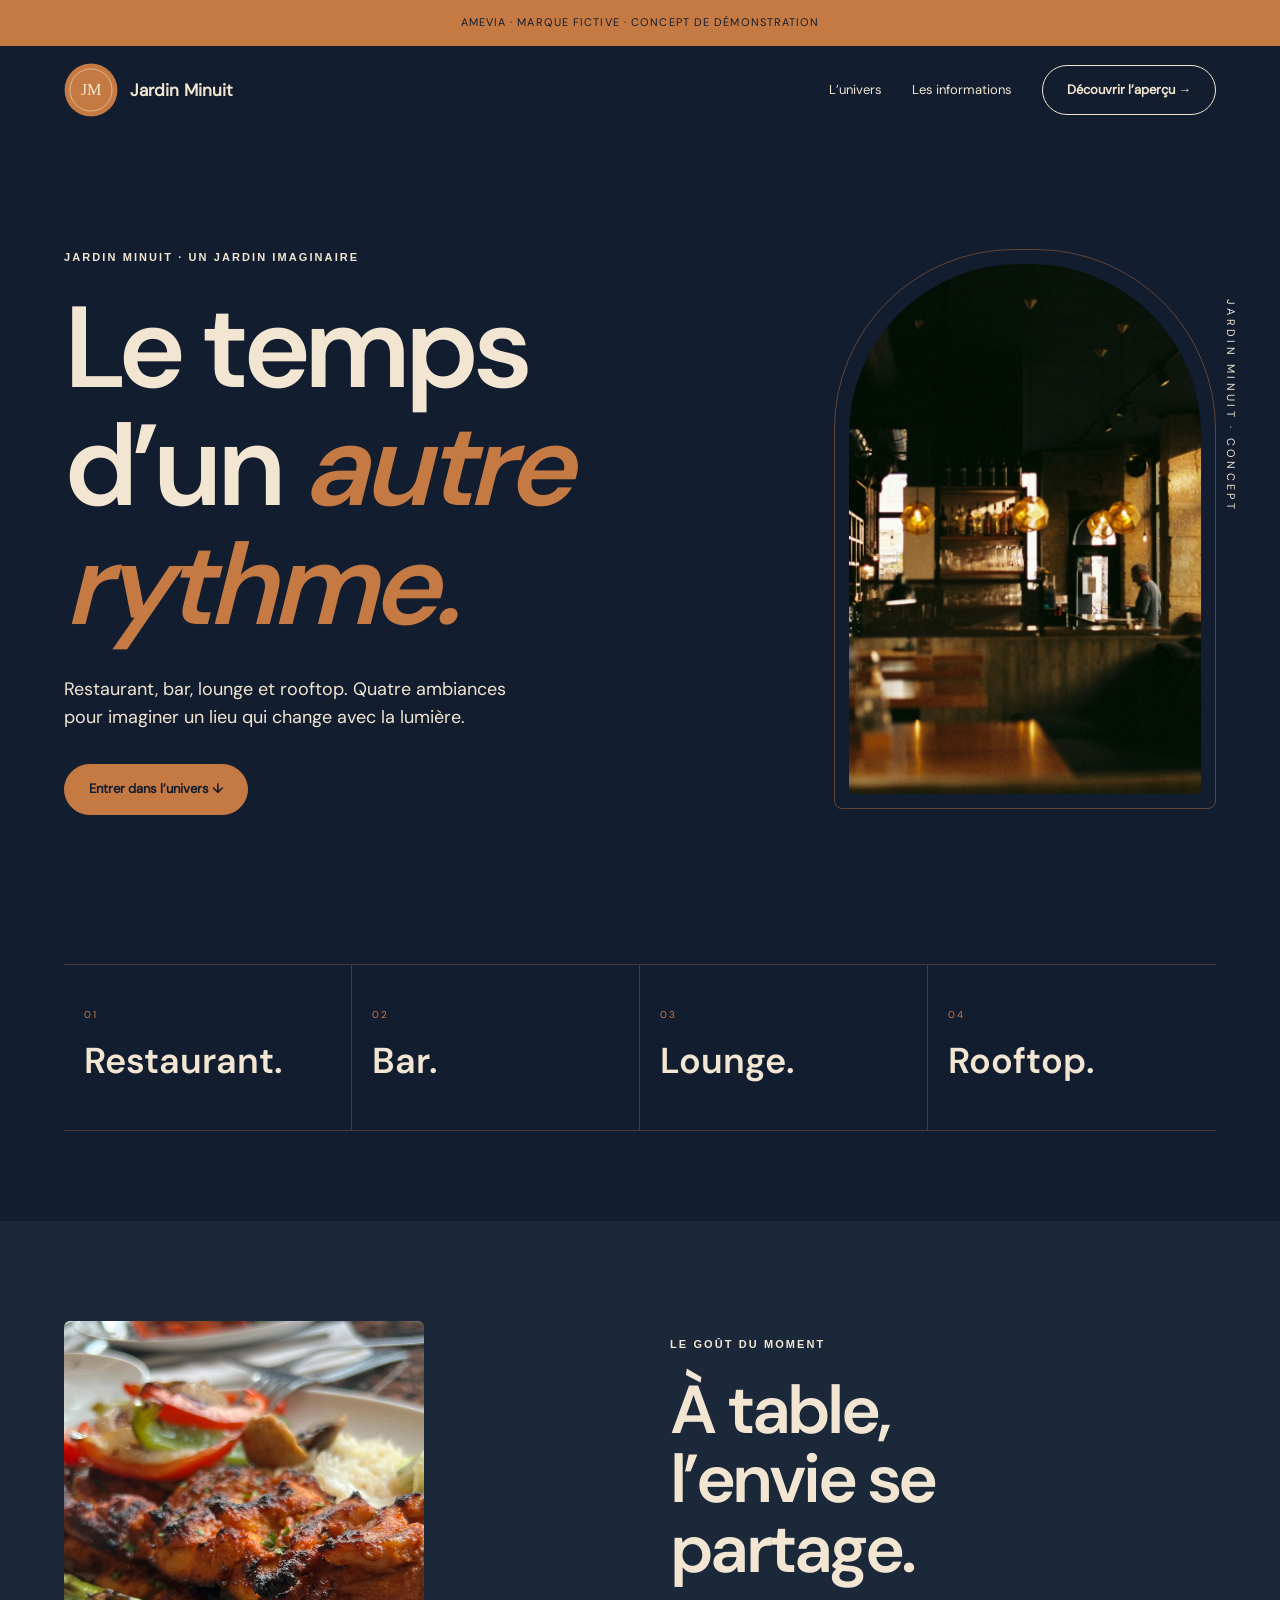
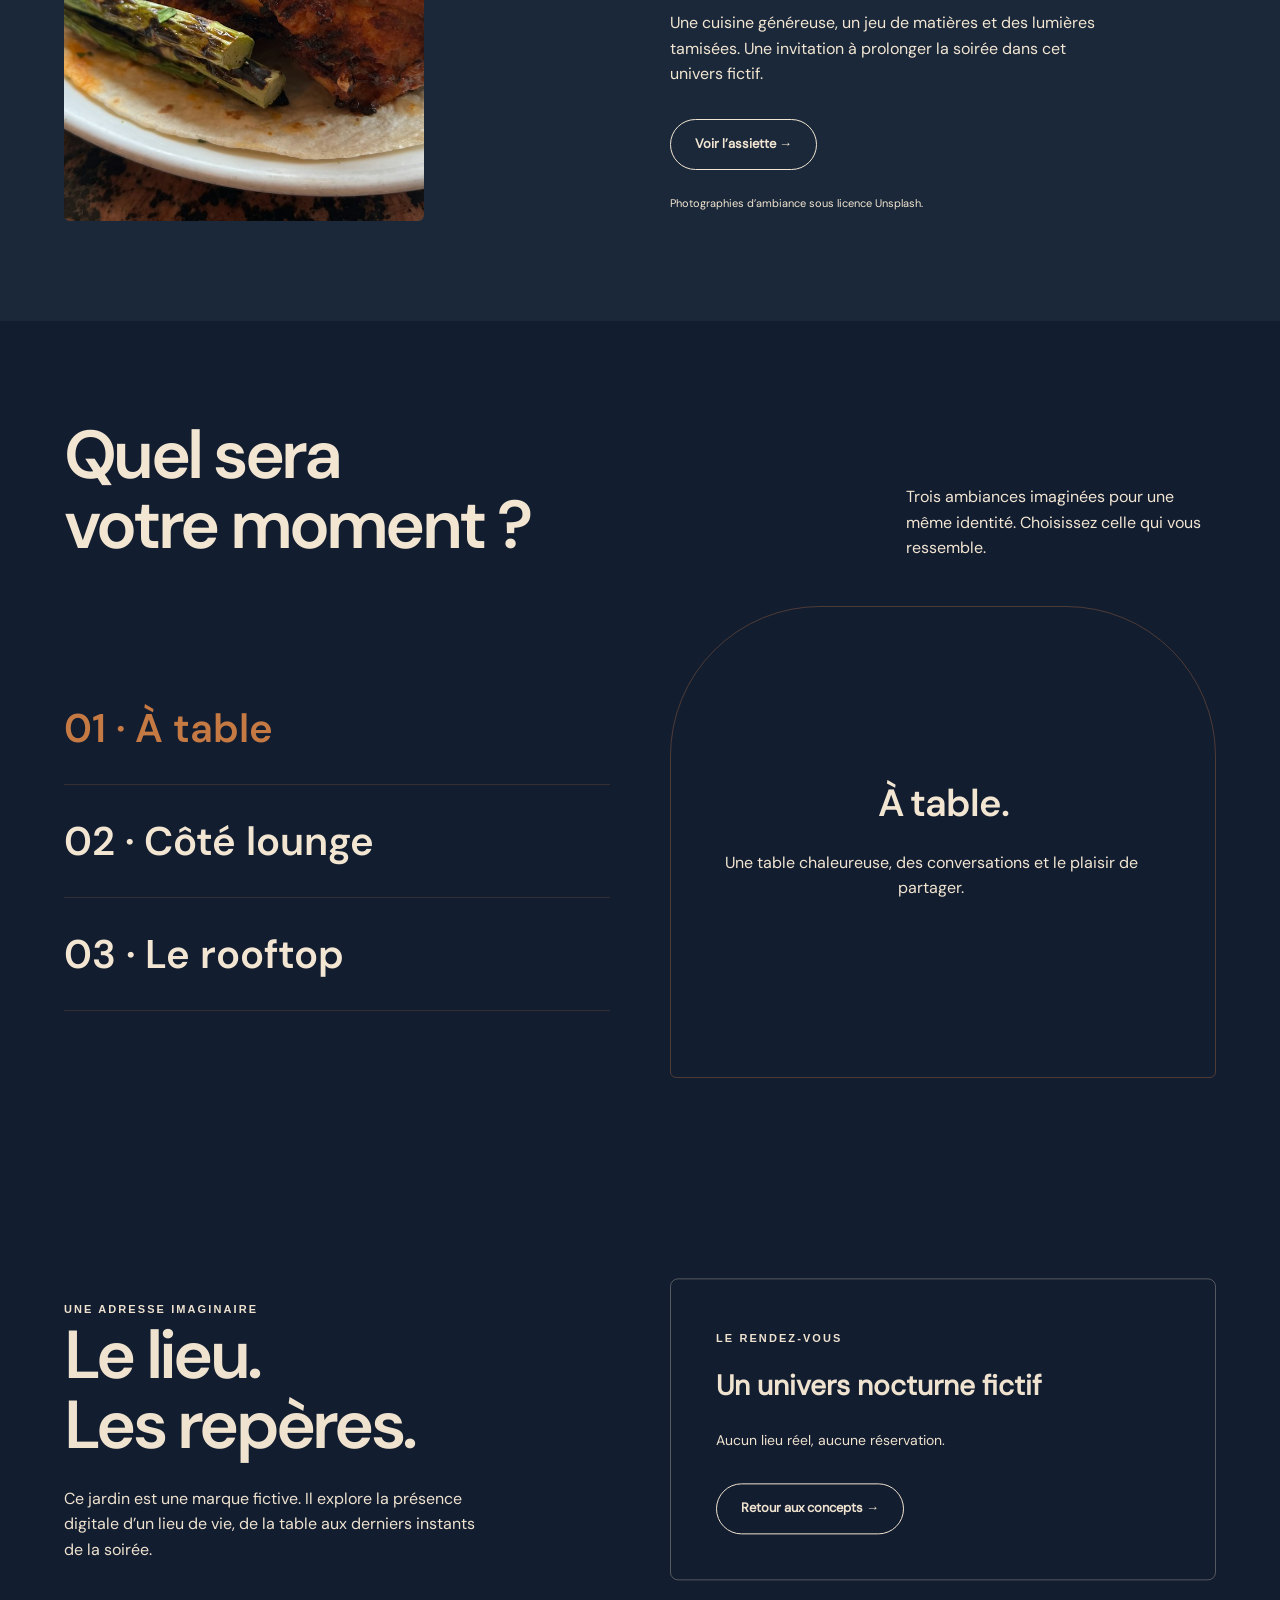
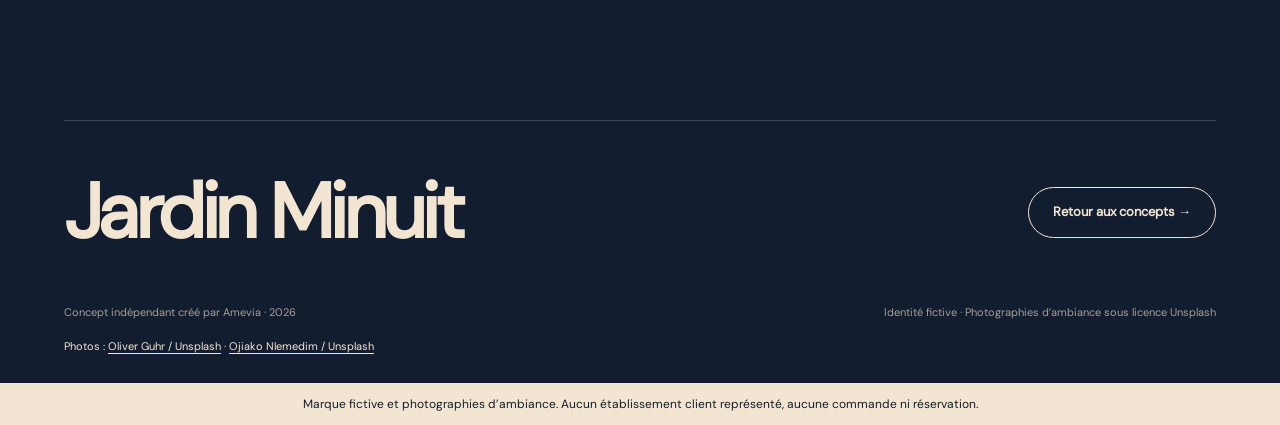
<file: signature-preview/concepts/jardin-minuit/index.html>
<!doctype html><html lang="fr"><head><meta charset="utf-8"><meta name="viewport" content="width=device-width,initial-scale=1"><meta name="robots" content="noindex,nofollow"><meta name="description" content="Jardin Minuit, marque fictive et concept web Amevia. Une exploration créative sans réservation ni commande."><meta name="theme-color" content="#131d30"><title>Jardin Minuit · Aperçu Amevia</title><link rel="icon" href="assets/logo.svg"><link rel="stylesheet" href="../_restaurant-assets/core.css"><style>:root{--bg:#131d30;--ink:#f2e6d2;--accent:#c57943;--contrast:#131d30}
.minuit h1,.minuit h2{font-family:'DM Serif Display';font-weight:400}.minuit .word{display:block}.minuit .hero{display:grid;grid-template-columns:1.3fr .7fr;gap:60px;align-items:center;padding:50px 0 90px}.minuit h1{font-size:clamp(72px,9vw,144px);letter-spacing:-.055em;margin:20px 0 30px}.minuit h1 em{color:var(--accent)}.minuit .hero-visual{position:relative;max-width:390px;width:100%;margin:auto}.minuit .hero-visual figure{margin:0;border:1px solid #c5794370;padding:14px;border-radius:180px 180px 8px 8px}.minuit .hero-visual img{height:530px;width:100%;object-fit:cover;border-radius:170px 170px 4px 4px}.minuit .vertical-title{position:absolute;right:-23px;top:50px;writing-mode:vertical-rl;font-size:11px;letter-spacing:.3em}.minuit .universe{display:grid;grid-template-columns:repeat(4,1fr);border-block:1px solid #c5794350}.minuit .universe div{padding:35px 20px;border-right:1px solid #c5794350}.minuit .universe div:last-child{border:0}.minuit .universe strong{font:400 36px/1.1 'DM Serif Display';display:block;margin:15px 0}.minuit .universe small{font-size:10px;letter-spacing:.2em;color:var(--accent)}.minuit .grill{margin:0;max-width:360px}.minuit .grill img{height:500px;object-fit:cover;width:100%;border-radius:6px}.minuit .feature h2{margin:20px 0}.minuit .feature{background:#1b283a}.minuit .moments{display:flex;flex-direction:column;gap:0}.minuit .moments button{font-family:'DM Serif Display';font-size:40px;text-align:left;padding:24px 0;border:0;border-bottom:1px solid #c5794330;border-radius:0;background:none}.minuit .moments button[aria-pressed=true]{color:var(--accent);background:none}.minuit .ambience-box{border:1px solid #c5794355;padding:60px 45px;border-radius:150px 150px 6px 6px;min-height:350px;display:flex;flex-direction:column;justify-content:center;text-align:center}.minuit .ambience-box h3{font:400 38px/1.1 'DM Serif Display'}.minuit .ambience-box p{margin-top:25px}@media(max-width:760px){.minuit .hero{grid-template-columns:1fr;gap:40px;padding:20px 0 65px}.minuit .hero-visual{max-width:310px;margin:auto}.minuit .hero-visual img{height:420px}.minuit .universe{grid-template-columns:1fr 1fr}.minuit .universe div{padding:25px 10px}.minuit .universe strong{font-size:29px}.minuit .grill{max-width:100%}.minuit .grill img{height:430px}.minuit .moments button{font-size:32px}.minuit .ambience-box{padding:60px 28px}}
</style><script defer src="../_restaurant-assets/gsap.min.js"></script><script defer src="../_restaurant-assets/core.js"></script></head><body class="jardin-minuit"><div class="loader" aria-hidden="true"><img src="assets/logo.svg" alt=""><div class="load-title">Jardin Minuit</div><div class="load-line"></div><div class="note">Un autre rythme.</div></div><div class="topbar">AMEVIA · MARQUE FICTIVE · CONCEPT DE DÉMONSTRATION</div><header class="nav wrap"><a class="brand" href="#main" aria-label="Jardin Minuit accueil"><img src="assets/logo.svg" width="54" height="54" alt="Logo Jardin Minuit"><span>Jardin Minuit</span></a><nav class="navlinks" aria-label="Navigation principale"><a href="#saveurs">L’univers</a><a href="#infos">Les informations</a><button class="pill" data-demo>Découvrir l’aperçu →</button></nav></header>
<main id="main" class="minuit"><section class="hero wrap"><div><span class="eyebrow">Jardin Minuit · un jardin imaginaire</span><h1><span class="word">Le temps</span><span class="word">d’un <em>autre</em></span><span class="word"><em>rythme.</em></span></h1><p>Restaurant, bar, lounge et rooftop. Quatre ambiances pour imaginer un lieu qui change avec la lumière.</p><div class="hero-actions"><a class="btn" href="#saveurs">Entrer dans l’univers ↓</a></div></div><div class="hero-visual"><figure class=""><button class="photo-button" data-photo="assets/garden.jpg" data-title="Intérieur chaleureux, photographie d’ambiance" aria-label="Agrandir : Intérieur chaleureux, photographie d’ambiance"><img src="assets/garden.jpg" alt="Intérieur chaleureux, photographie d’ambiance" loading="lazy" width="900" height="1200"></button></figure><span class="vertical-title">JARDIN MINUIT · CONCEPT</span></div></section><section class="wrap universe"><div><small>01</small><strong>Restaurant.</strong></div><div><small>02</small><strong>Bar.</strong></div><div><small>03</small><strong>Lounge.</strong></div><div><small>04</small><strong>Rooftop.</strong></div></section><section id="saveurs" class="section feature" style="margin-top:90px"><div class="split wrap"><div class="reveal"><figure class="grill"><button class="photo-button" data-photo="assets/grill.jpg" data-title="Grillades, photographie d’ambiance" aria-label="Agrandir : Grillades, photographie d’ambiance"><img src="assets/grill.jpg" alt="Grillades, photographie d’ambiance" loading="lazy" width="900" height="1200"></button></figure></div><div class="reveal"><span class="eyebrow">Le goût du moment</span><h2>À table,<br>l’envie se<br>partage.</h2><p>Une cuisine généreuse, un jeu de matières et des lumières tamisées. Une invitation à prolonger la soirée dans cet univers fictif.</p><div class="hero-actions"><button class="pill" data-photo="assets/grill.jpg" data-title="Grillades · Photo sous licence Unsplash">Voir l’assiette →</button></div><p class="source-note">Photographies d’ambiance sous licence Unsplash.</p></div></div></section><section class="section wrap"><div class="section-head reveal"><h2>Quel sera<br>votre moment ?</h2><p>Trois ambiances imaginées pour une même identité. Choisissez celle qui vous ressemble.</p></div><div class="split"><div class="moments tabs"><button data-ambience="À table." data-copy="Une table chaleureuse, des conversations et le plaisir de partager." aria-pressed="true">01 · À table</button><button data-ambience="Côté lounge." data-copy="Des assises confortables, des lumières douces et un rythme plus lent." aria-pressed="false">02 · Côté lounge</button><button data-ambience="Prendre de la hauteur." data-copy="Un ciel ouvert et des reflets dans la ville. Un autre point de vue sur la soirée." aria-pressed="false">03 · Le rooftop</button></div><div class="ambience-box reveal"><h3 id="ambience-title">À table.</h3><p id="ambience-copy">Une table chaleureuse, des conversations et le plaisir de partager.</p></div></div></section><section id="infos" class="section wrap"><div class="split"><div class="reveal"><span class="eyebrow">Une adresse imaginaire</span><h2>Le lieu.<br>Les repères.</h2><p>Ce jardin est une marque fictive. Il explore la présence digitale d’un lieu de vie, de la table aux derniers instants de la soirée.</p></div><div class="address reveal"><span class="eyebrow">Le rendez-vous</span><strong>Un univers nocturne fictif</strong><p>Aucun lieu réel, aucune réservation.</p><div class="hero-actions"><a class="pill" href="../../#concepts" target="_blank" rel="noopener noreferrer">Retour aux concepts →</a></div></div></div></section></main><footer class="footer wrap"><div class="line"></div><div class="footer-top" style="margin-top:30px"><div class="footer-brand">Jardin Minuit</div><a class="pill" href="../../#concepts" target="_blank" rel="noopener noreferrer">Retour aux concepts →</a></div><div class="footer-meta"><span>Concept indépendant créé par Amevia · 2026</span><span>Identité fictive · Photographies d’ambiance sous licence Unsplash</span></div><p class="source-note">Photos : <a href="https://unsplash.com/photos/a-dimly-lit-restaurant-with-tables-and-chairs-EjHiN2KxTO4" target="_blank" rel="noopener noreferrer">Oliver Guhr / Unsplash</a> · <a href="https://unsplash.com/photos/grilled-chicken-and-vegetables-on-a-plate-O0KH4FOziVA" target="_blank" rel="noopener noreferrer">Ojiako Nlemedim / Unsplash</a></p></footer><div class="demo-banner">Marque fictive et photographies d’ambiance. Aucun établissement client représenté, aucune commande ni réservation.</div><dialog id="photo-dialog"><button class="close" aria-label="Fermer">×</button><h3>Photographie d’ambiance</h3><img alt=""><p class="note">Photo sous licence Unsplash, choisie pour l’ambiance de cette marque fictive.</p></dialog><dialog id="demo-dialog"><button class="close" aria-label="Fermer">×</button><h3>Bienvenue dans l’aperçu Jardin Minuit.</h3><p>Cette marque est fictive. Cette démonstration présente une direction artistique et un parcours digital imaginés par Amevia.</p><p style="margin-top:18px">Les photographies d’ambiance sont utilisées sous licence Unsplash. Aucun établissement partenaire ni produit commercialisé par cette marque n’est représenté.</p><p style="margin-top:18px">Aucune commande, réservation ou donnée personnelle n’est transmise depuis cette démonstration.</p></dialog></body></html>
</file>
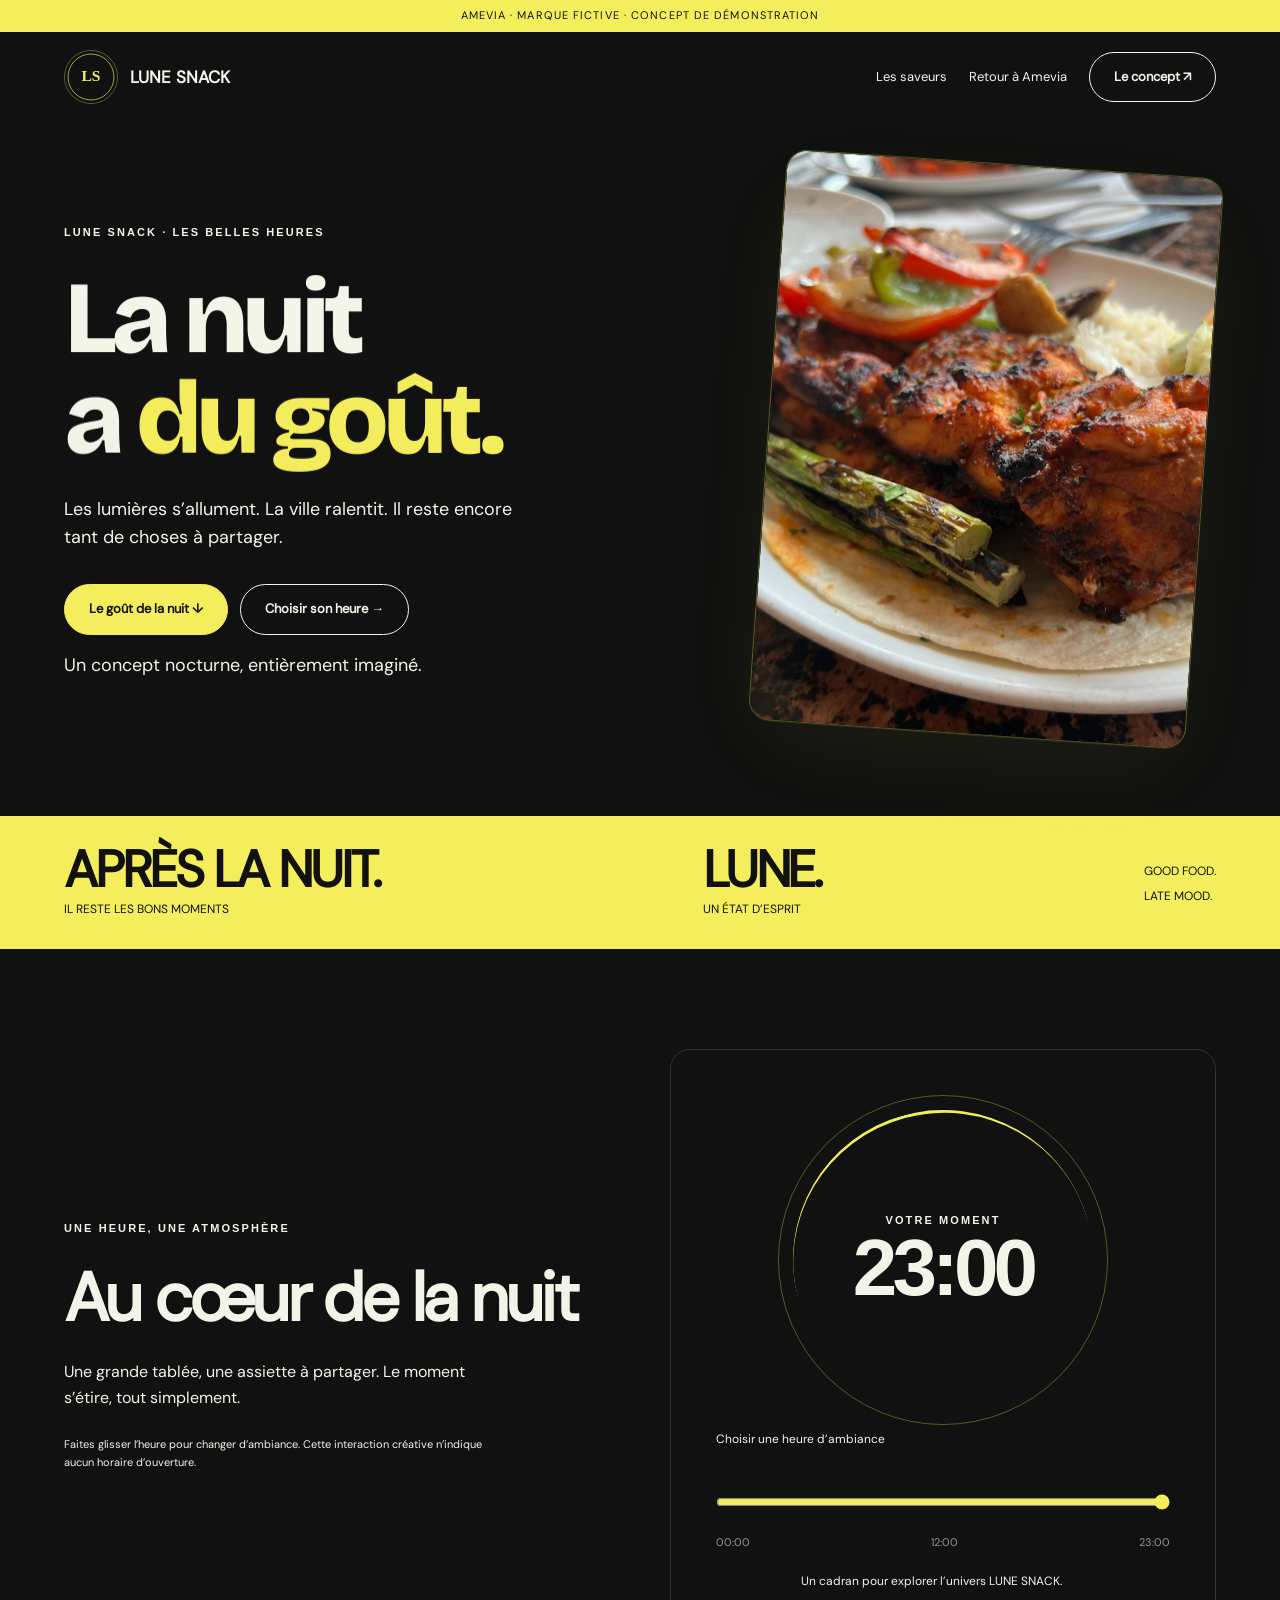
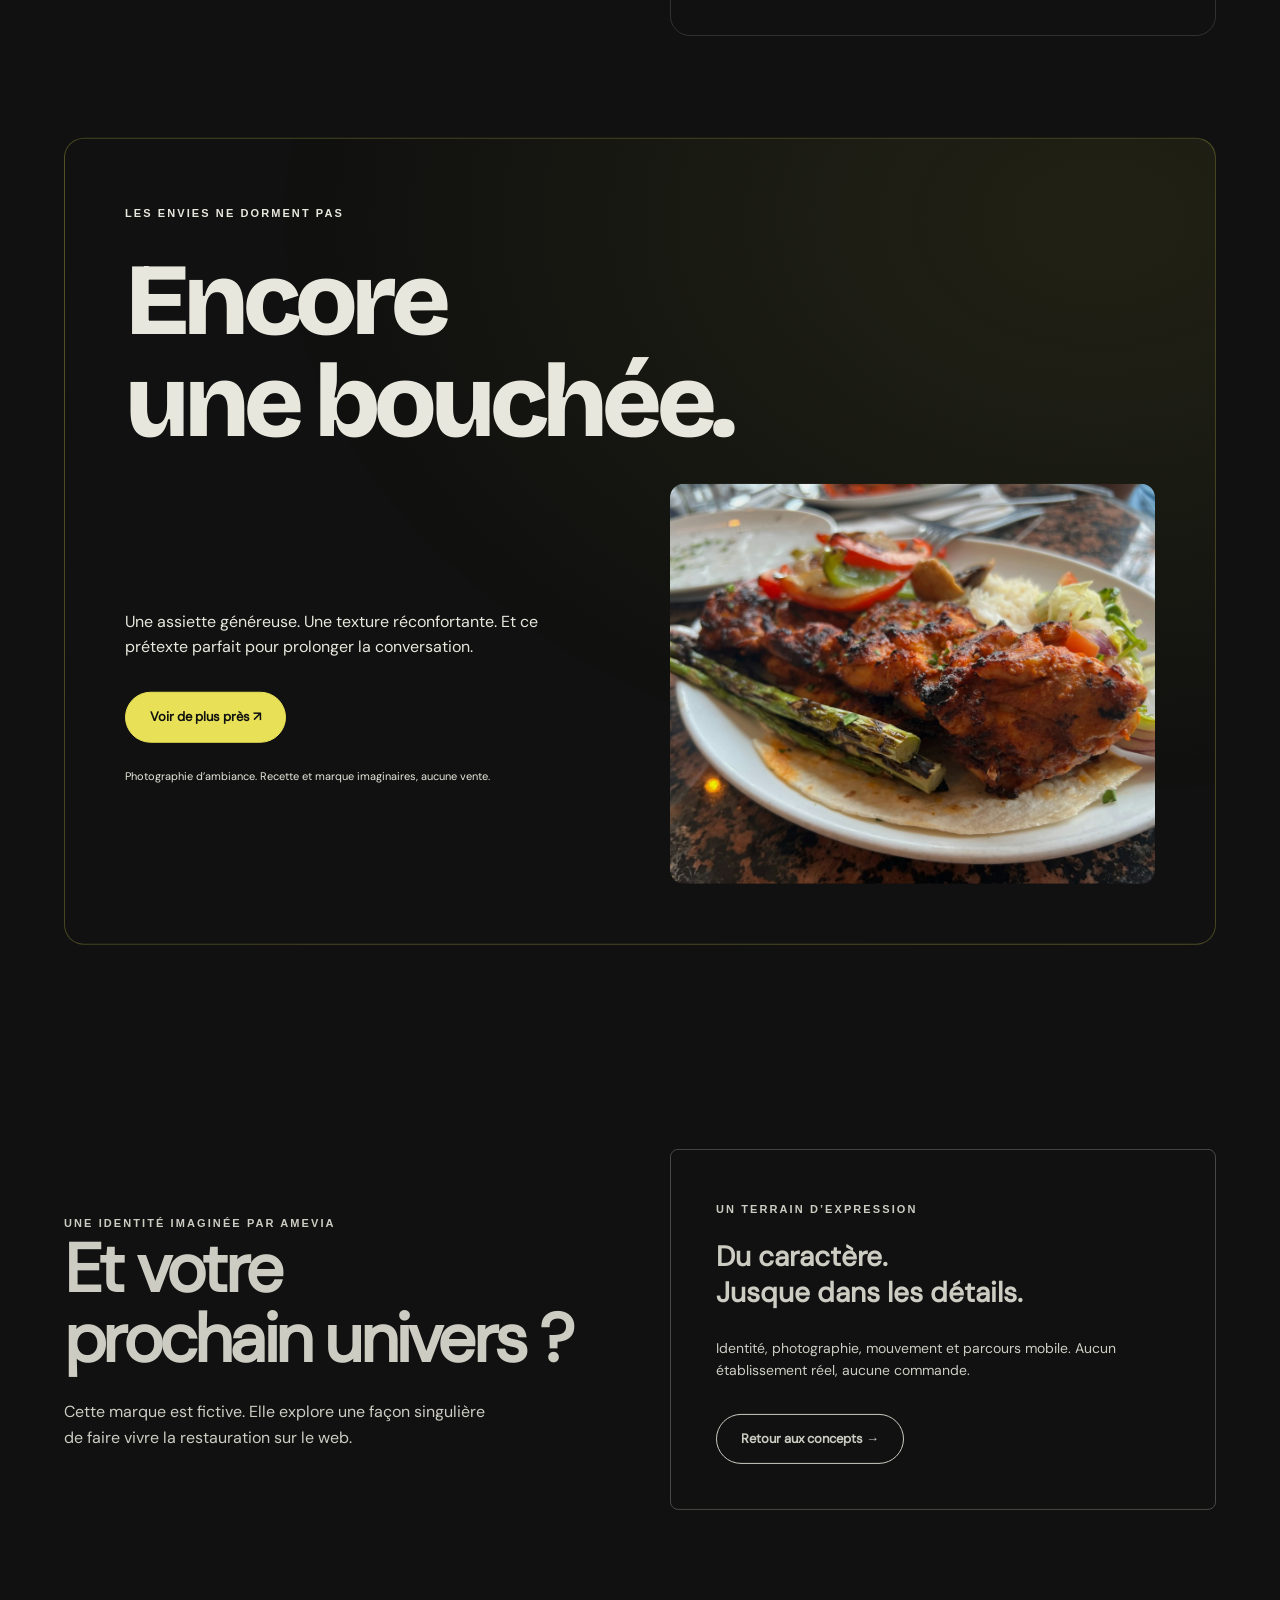
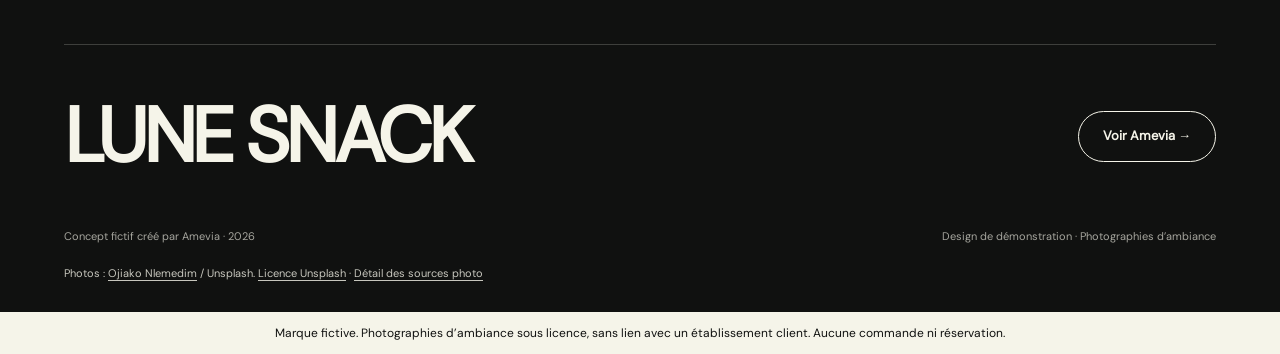
<file: signature-preview/concepts/lune-snack/index.html>
<!doctype html><html lang="fr"><head><meta charset="utf-8"><meta name="viewport" content="width=device-width,initial-scale=1"><meta name="robots" content="noindex,nofollow"><meta name="description" content="LUNE SNACK, une marque fictive imaginée par Amevia. Découvrez un univers de restauration, son design et ses interactions. Démonstration sans commande ni réservation."><meta name="theme-color" content="#101110"><meta property="og:title" content="LUNE SNACK · Concept fictif Amevia"><meta property="og:description" content="Un univers de restauration imaginé par Amevia. Identité fictive, photographies d’ambiance et interactions soignées."><meta property="og:type" content="website"><title>LUNE SNACK · Concept fictif Amevia</title><link rel="icon" href="assets/logo.svg"><link rel="stylesheet" href="../_restaurant-assets/core.css"><style>:root{--bg:#101110;--ink:#f5f4e9;--accent:#f5ee5c;--contrast:#101110}
.night .hero{display:grid;grid-template-columns:1.15fr .85fr;gap:70px;align-items:center;padding:30px 0 70px}.night .word{display:block}.night h1{font-family:'Archivo Black';font-size:clamp(62px,8vw,129px);letter-spacing:-.06em;line-height:.98;margin:25px 0}.night h1 em{color:var(--accent);font-style:normal}.night .hero-visual figure{margin:0;transform:rotate(4deg);border-radius:20px;overflow:hidden;box-shadow:0 0 0 1px #f5ee5c55,0 30px 100px #f5ee5c10}.night .hero-visual img{width:100%;height:570px;object-fit:cover}.night .time-band{background:var(--accent);color:var(--bg);display:flex;gap:35px;justify-content:space-between;align-items:center;padding:28px 5%}.night .time-band strong{font-size:55px;line-height:1;letter-spacing:-.06em}.night .time-band span{font-size:12px}.night .night-dial{width:330px;height:330px;border:1px solid #f5ee5c55;border-radius:50%;display:grid;place-content:center;text-align:center;position:relative;margin:auto}.night .night-dial:after{content:'';position:absolute;inset:14px;border-top:3px solid var(--accent);border-radius:50%;transform:rotate(var(--turn));transition:transform .4s}.night #hour-display{font:700 80px/1 'Space Grotesk';letter-spacing:-.06em}.night input[type=range]{width:100%;accent-color:var(--accent);margin:30px 0 10px;min-height:44px}.night .range-labels{display:flex;justify-content:space-between;font-size:11px;opacity:.6}.night .dial-panel{border:1px solid #ffffff25;border-radius:20px;padding:45px}.night .night-copy h2{margin:25px 0}.night .night-copy p{max-width:400px}.night .dish-title{font-size:clamp(50px,8vw,120px);line-height:1;letter-spacing:-.06em;font-family:'Archivo Black';margin-bottom:30px}.night .dish-feature{padding:60px;border:1px solid #f5ee5c40;border-radius:20px;background:radial-gradient(ellipse at 90% 10%,#f5ee5c15,transparent 60%)}@media(max-width:760px){.night .hero{grid-template-columns:1fr;gap:45px;padding-top:15px}.night .hero-visual img{height:500px}.night .time-band{align-items:start;gap:15px;flex-wrap:wrap}.night .time-band strong{font-size:42px}.night .time-band span{font-size:10px}.night .night-dial{width:250px;height:250px}.night #hour-display{font-size:64px}.night .dial-panel{padding:25px}.night .dish-feature{padding:30px}}

/* Copy-scoped accessibility and responsive refinements. */
*,*::before,*::after{box-sizing:border-box}body{overflow-wrap:break-word}main{overflow:clip}.skip-link{position:fixed;z-index:1100;top:8px;left:12px;padding:12px 18px;background:var(--ink);color:var(--bg);transform:translateY(-180%)}.skip-link:focus{transform:none}.back-link{display:inline-flex;gap:10px;align-items:center;font-size:12px;min-height:44px;padding:4px 0;text-decoration:underline;text-underline-offset:5px}.concept-label{font-size:11px;letter-spacing:.11em;text-transform:uppercase;margin:0 0 14px;color:var(--accent)}.navlinks{gap:22px}.navlinks .pill{min-height:44px}.brand{flex-shrink:0}.brand img{border:1px solid color-mix(in srgb,var(--accent),transparent 65%)}.nav{height:auto;min-height:90px;padding-block:15px}.photo-button:focus-visible{outline-offset:-6px}.license-links{font-size:11px;line-height:1.8;margin-top:18px;opacity:.8}.license-links a{text-decoration:underline;text-underline-offset:3px}dialog{overscroll-behavior:contain}dialog h3{font-size:clamp(23px,4vw,34px)}dialog .close{margin-left:10px}dialog .note{margin-top:10px}body:has(dialog[open]){overflow:hidden}.feature-photo{margin:0}.feature-photo img{width:100%;height:400px;object-fit:cover;border-radius:14px}.menu-choice{border:0;border-top:1px solid #14151130;width:100%;background:none;text-align:left;color:var(--ink)}.menu-choice .arrow{font-size:24px}.menu-choice:hover,.menu-choice:focus-visible{background:#edd34d45}.menu-sheet{position:relative}.menu-sheet figcaption{margin:18px 0 4px;font-size:14px;line-height:1.7}.dish-label{font-size:11px;letter-spacing:.16em;font-weight:700;text-transform:uppercase}.ticker-controls{display:flex;justify-content:flex-end;padding:8px 5%}.ticker-controls button{border:1px solid currentColor;border-radius:999px;background:transparent;padding:7px 14px;font-size:11px;min-height:44px}.hero-visual figcaption{font-size:11px;opacity:.7;margin-top:14px}.braise .hero-visual .number{font-size:clamp(52px,6vw,86px);white-space:nowrap}.braise .mountain{display:none}.braise .manifest .eyebrow{color:var(--accent)}.braise .lineup .big{font-size:clamp(43px,5vw,70px)}.bazar h1{font-size:clamp(78px,14.5vw,228px);letter-spacing:-.08em;line-height:.92}.bazar h1 .word{display:block}.bazar .hero-top{padding-block:10px 30px}.bazar .menu-sheet img{height:390px;object-fit:cover;border-radius:6px}.night .night-dial{width:min(330px,100%);aspect-ratio:1;height:auto}.night #mood-display{font:700 80px/1 'Space Grotesk',sans-serif;letter-spacing:-.06em}.night .night-dial:after{pointer-events:none}.night .dish-feature .split{align-items:center}.night .time-band{gap:25px}.night .time-band strong{font-size:clamp(35px,4vw,55px)}.night .night-copy p{max-width:440px}.night .night-dial .eyebrow{padding-inline:15px}.night #mood-copy{min-height:52px}.night .hero-visual{padding:12px}.reveal{opacity:1}.hero-visual img{object-fit:cover}.photo-button{border-radius:inherit}
@media(max-width:1020px) and (min-width:761px){.navlinks{gap:12px}.navlinks .pill{font-size:11px;padding:12px 16px}.night .hero{gap:30px}.night h1{font-size:clamp(65px,8.2vw,90px)}.braise .hero{gap:25px}.split{gap:35px}.night .dial-panel{padding:28px}.night #mood-display{font-size:65px}.bazar .menu-grid{gap:35px}}
@media(max-width:760px){.navlinks a:not(.pill){display:none}.nav{min-height:82px;gap:12px}.brand{gap:8px}.brand span{font-size:12px;max-width:95px}.navlinks .pill{font-size:11px;padding:10px 14px;gap:8px}.brand img{width:42px;height:42px}.bazar h1{font-size:clamp(80px,21vw,150px)!important}.bazar .hero-top{padding-top:0}.bazar .hero-top p{max-width:390px}.bazar .menu-sheet img{height:340px}.night .hero-visual img{height:450px}.night .night-dial{width:min(275px,100%)}.night #mood-display{font-size:64px}.night .time-band{padding-block:25px}.night .time-band strong{font-size:36px}.night .dish-feature{padding:26px}.feature-photo img{height:340px}.braise .hero-visual img{height:460px}.braise .hero-visual .number{left:8px;bottom:-17px;font-size:62px}.braise .lineup{gap:18px}.source-note{line-height:1.7}.menu-choice{gap:10px!important}.footer-brand{font-size:clamp(35px,10vw,65px)}}
@media(max-width:380px){.brand img{width:36px;height:36px}.brand span{font-size:11px}.navlinks .pill{font-size:10px;padding:10px 11px}.topbar{font-size:8px}.braise h1{font-size:58px!important}.braise .hero-visual img{height:380px}.braise .hero-visual .number{font-size:52px}.night h1{font-size:54px!important}.night .hero-visual img{height:370px}.night .dial-panel{padding:18px}.night #mood-display{font-size:55px}.night .time-band strong{font-size:30px}.bazar .category-row strong{font-size:26px}.bazar .category-row span:not(.num){font-size:10px}.bazar .hero-visual img{height:340px}.bazar .menu-sheet img{height:300px}}
@media(prefers-reduced-motion:reduce){.ticker-controls{display:none}.ticker span{animation:none!important}.hero-visual,.word,.reveal{transform:none!important;opacity:1!important}.loader{display:none!important}.night .night-dial:after{transition:none}.hero-visual figure{transform:none!important}}
</style><script defer src="../_restaurant-assets/gsap.min.js"></script><script defer src="../_restaurant-assets/core.js"></script><script defer src="concept.js"></script></head><body class="lune-snack"><a class="skip-link" href="#main">Aller au contenu</a><div class="loader" aria-hidden="true"><img src="assets/logo.svg" alt=""><div class="load-title">LUNE SNACK</div><div class="load-line"></div><div class="note">Un univers imaginé par Amevia.</div></div><div class="topbar">AMEVIA · MARQUE FICTIVE · CONCEPT DE DÉMONSTRATION</div><header class="nav wrap"><a class="brand" href="#main" aria-label="LUNE SNACK, accueil"><img src="assets/logo.svg" width="54" height="54" alt=""><span>LUNE SNACK</span></a><nav class="navlinks" aria-label="Navigation principale"><a href="#saveurs">Les saveurs</a><a href="../../#concepts">Retour à Amevia</a><button class="pill" data-demo>Le concept ↗</button></nav></header><main id="main" class="night"><section class="hero wrap"><div><span class="eyebrow">LUNE SNACK · LES BELLES HEURES</span><h1><span class="word">La nuit</span><span class="word">a <em>du goût.</em></span></h1><p>Les lumières s’allument. La ville ralentit. Il reste encore tant de choses à partager.</p><div class="hero-actions"><a class="btn" href="#saveurs">Le goût de la nuit ↓</a><a class="pill" href="#ambiance">Choisir son heure →</a></div><p class="source-note">Un concept nocturne, entièrement imaginé.</p></div><div class="hero-visual"><figure class=""><button class="photo-button" data-photo="assets/plate.jpg" data-title="Assiette de grillades photographiée à table" aria-label="Agrandir : Assiette de grillades photographiée à table"><img src="assets/plate.jpg" alt="Assiette de grillades photographiée à table" loading="eager" fetchpriority="high" width="1200" height="1500"></button></figure></div></section><div class="time-band"><div><strong>APRÈS LA NUIT.</strong><br><span>IL RESTE LES BONS MOMENTS</span></div><div><strong>LUNE.</strong><br><span>UN ÉTAT D’ESPRIT</span></div><div><span>GOOD FOOD.<br>LATE MOOD.</span></div></div><section id="ambiance" class="section wrap"><div class="split"><div class="night-copy reveal"><span class="eyebrow">UNE HEURE, UNE ATMOSPHÈRE</span><h2 id="mood-title">Au cœur<br>de la nuit.</h2><p id="mood-copy" aria-live="polite">Une grande tablée, une assiette à partager. Le moment s’étire, tout simplement.</p><p class="source-note">Faites glisser l’heure pour changer d’ambiance. Cette interaction créative n’indique aucun horaire d’ouverture.</p></div><div class="dial-panel reveal"><div class="night-dial"><span class="eyebrow">VOTRE MOMENT</span><strong id="mood-display" aria-hidden="true">23:00</strong></div><label for="mood-hour" class="note">Choisir une heure d’ambiance</label><input id="mood-hour" type="range" min="0" max="23" value="23" step="1" aria-describedby="mood-explanation"><div class="range-labels"><span>00:00</span><span>12:00</span><span>23:00</span></div><p id="mood-explanation" class="note" style="margin-top:20px;text-align:center">Un cadran pour explorer l’univers LUNE SNACK.</p></div></div></section><section id="saveurs" class="section wrap" style="padding-top:0"><div class="dish-feature reveal"><span class="eyebrow">LES ENVIES NE DORMENT PAS</span><h2 class="dish-title" style="margin-top:25px">Encore<br>une bouchée.</h2><div class="split"><div><p>Une assiette généreuse. Une texture réconfortante. Et ce prétexte parfait pour prolonger la conversation.</p><div class="hero-actions"><button class="btn" data-photo="assets/plate.jpg" data-title="Assiette de grillades, photographie d’ambiance">Voir de plus près ↗</button></div><p class="source-note">Photographie d’ambiance. Recette et marque imaginaires, aucune vente.</p></div><figure class="feature-photo"><button class="photo-button" data-photo="assets/plate.jpg" data-title="Assiette de grillades photographiée à table" aria-label="Agrandir : Assiette de grillades photographiée à table"><img src="assets/plate.jpg" alt="Assiette de grillades photographiée à table" loading="lazy"  width="1200" height="1500"></button></figure></div></div></section><section id="infos" class="section wrap"><div class="split"><div class="reveal"><span class="eyebrow">Une identité imaginée par Amevia</span><h2>Et votre<br>prochain univers ?</h2><p>Cette marque est fictive. Elle explore une façon singulière de faire vivre la restauration sur le web.</p></div><div class="address reveal"><span class="eyebrow">Un terrain d’expression</span><strong>Du caractère.<br>Jusque dans les détails.</strong><p>Identité, photographie, mouvement et parcours mobile. Aucun établissement réel, aucune commande.</p><div class="hero-actions"><a class="pill" href="../../#concepts">Retour aux concepts →</a></div></div></div></section></main><footer class="footer wrap"><div class="line"></div><div class="footer-top" style="margin-top:30px"><div class="footer-brand">LUNE SNACK</div><a class="pill" href="../../#concepts">Voir Amevia →</a></div><div class="footer-meta"><span>Concept fictif créé par Amevia · 2026</span><span>Design de démonstration · Photographies d’ambiance</span></div><p class="license-links">Photos : <a href="https://unsplash.com/photos/grilled-chicken-and-vegetables-on-a-plate-O0KH4FOziVA" target="_blank" rel="noopener noreferrer">Ojiako Nlemedim</a> / Unsplash. <a href="https://unsplash.com/license" target="_blank" rel="noopener noreferrer">Licence Unsplash</a> · <a href="sources-photos.json">Détail des sources photo</a></p></footer><div class="demo-banner">Marque fictive. Photographies d’ambiance sous licence, sans lien avec un établissement client. Aucune commande ni réservation.</div><dialog id="photo-dialog" aria-labelledby="photo-title" aria-describedby="photo-caption"><button class="close" aria-label="Fermer la photographie" autofocus>×</button><h3 id="photo-title">Photographie d’ambiance</h3><img alt=""><p id="photo-caption" class="note">Photographie sous licence Unsplash, présentée dans un concept fictif. Crédits et sources en pied de page.</p></dialog><dialog id="demo-dialog" aria-labelledby="demo-title" aria-describedby="demo-description"><button class="close" aria-label="Fermer le concept" autofocus>×</button><h3 id="demo-title">Bienvenue chez LUNE SNACK.</h3><p id="demo-description">Cette marque est entièrement fictive. Ce concept réalisé par Amevia associe une identité visuelle, un parcours mobile et des interactions soignées.</p><p style="margin-top:18px">Les photographies sous licence illustrent l’ambiance. Elles ne représentent ni un établissement client, ni des produits vendus par cette marque.</p><p style="margin-top:18px">Les interactions explorent le design : aucune commande, réservation ou donnée personnelle n’est transmise.</p><a class="back-link" href="../../#concepts">Explorer les autres concepts →</a></dialog></body></html>
</file>
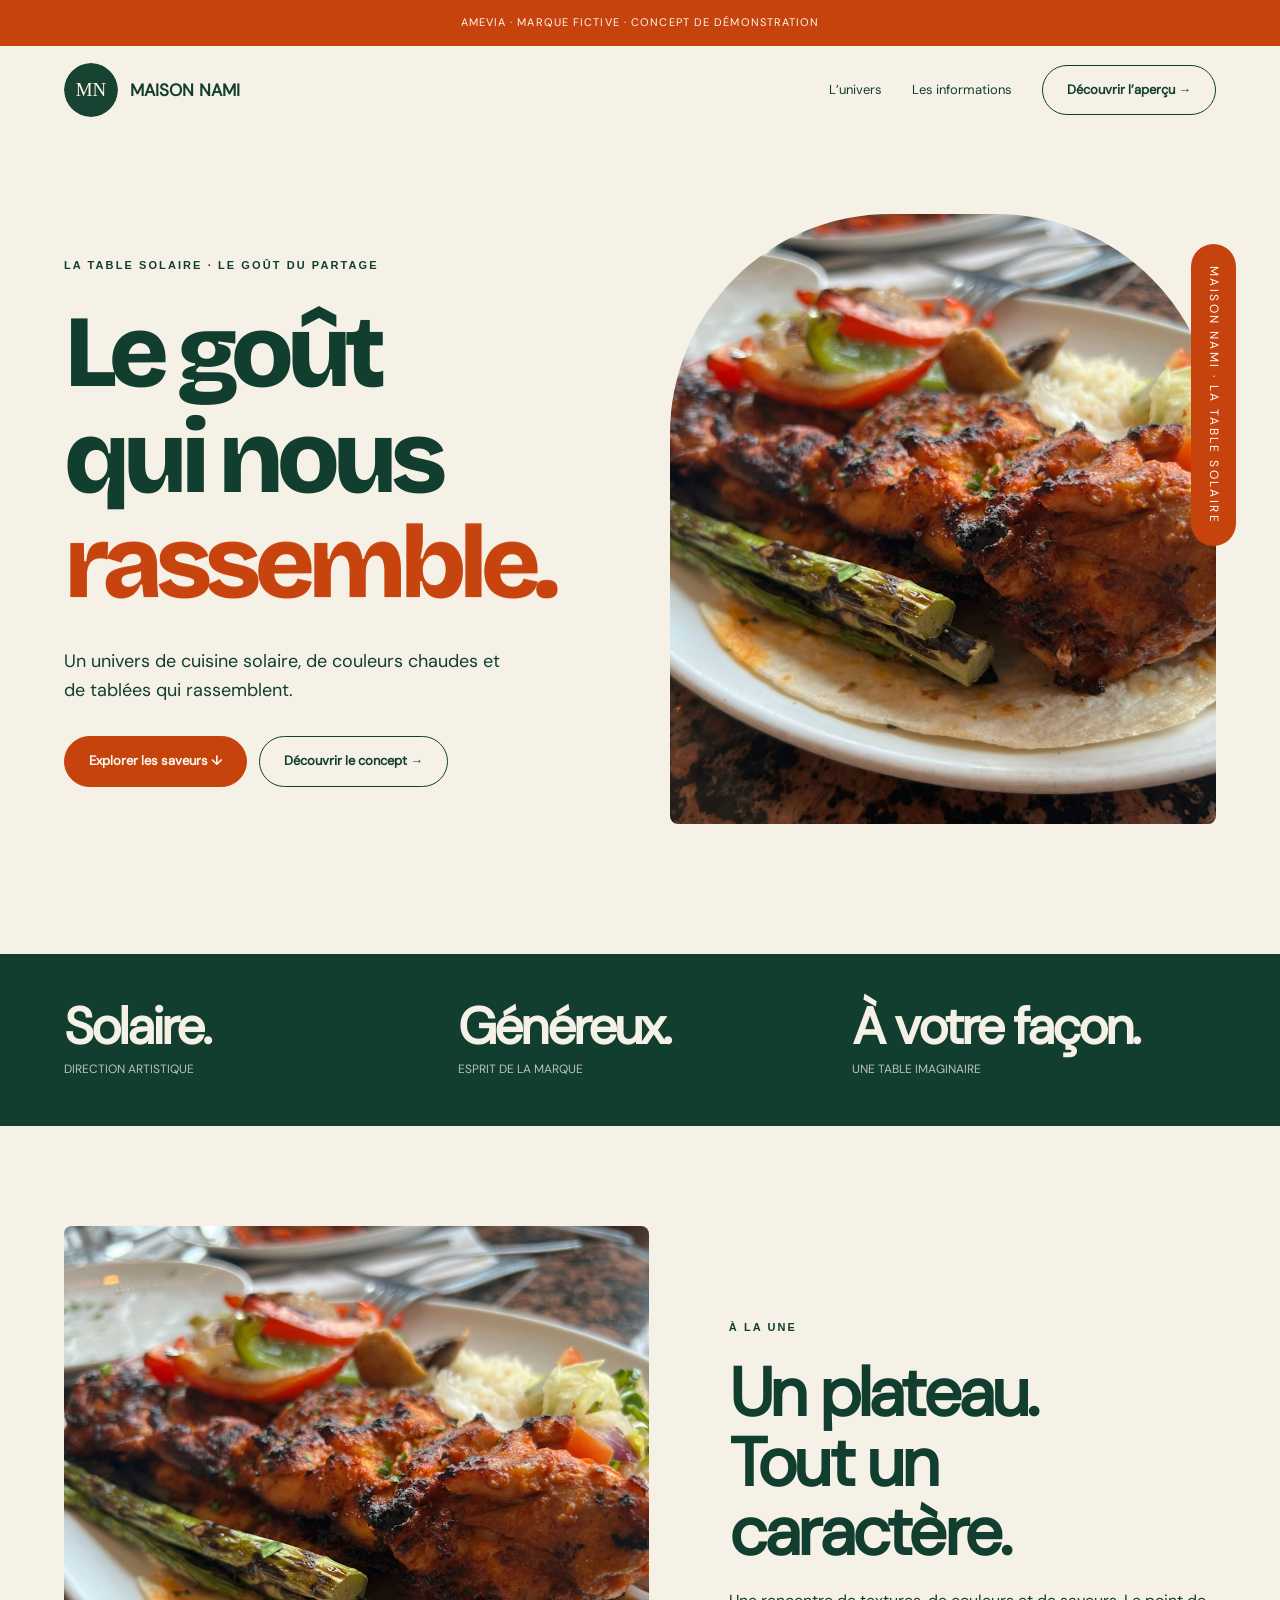
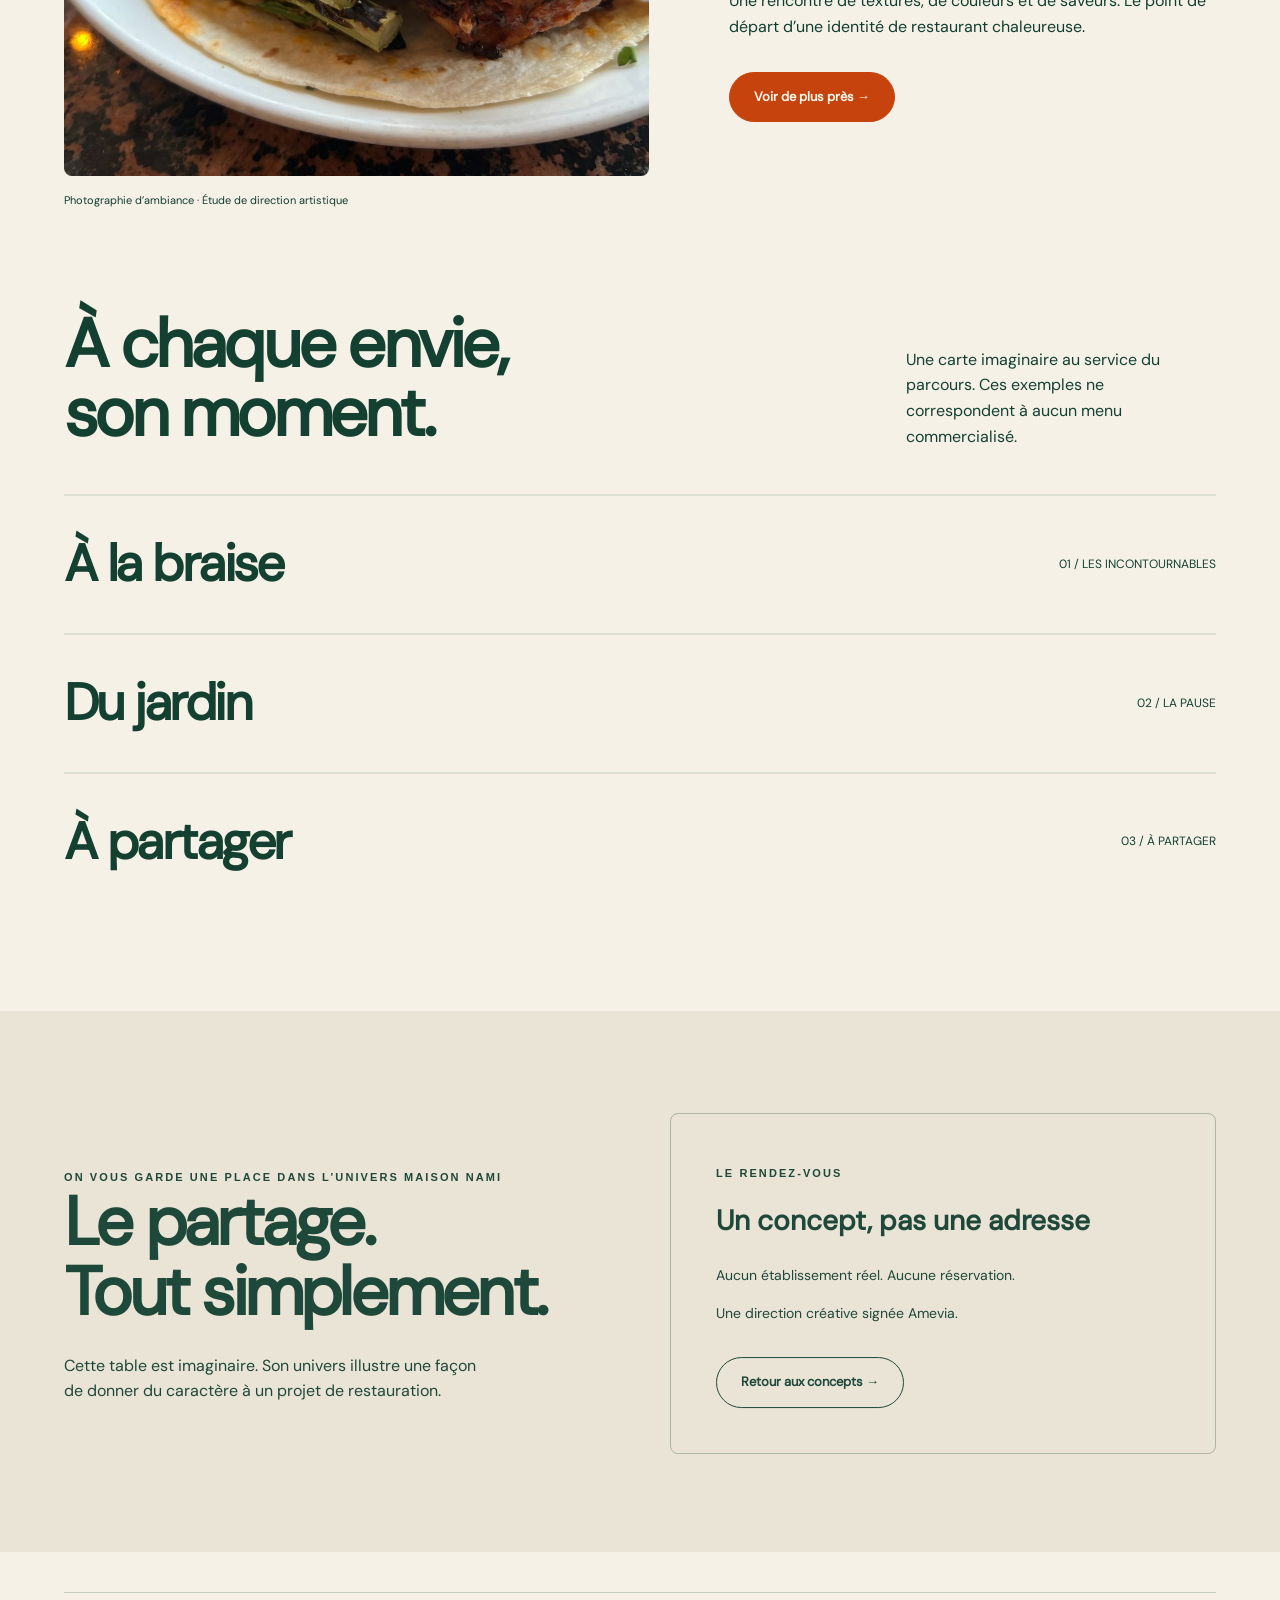
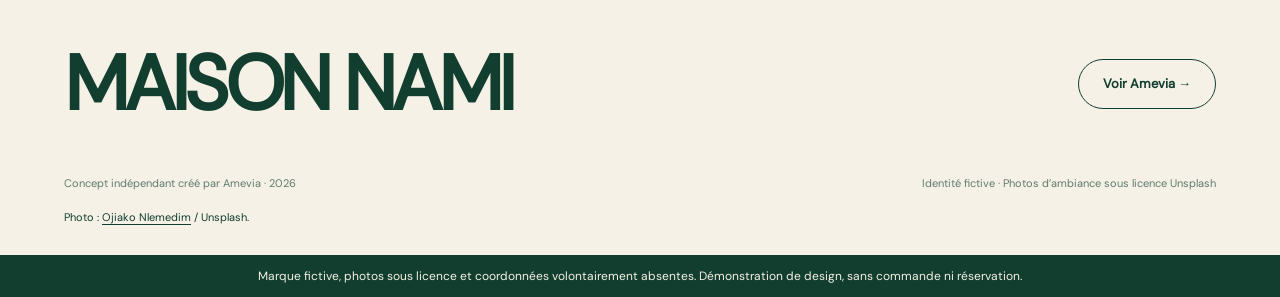
<file: signature-preview/concepts/maison-nami/index.html>
<!doctype html><html lang="fr"><head><meta charset="utf-8"><meta name="viewport" content="width=device-width,initial-scale=1"><meta name="robots" content="noindex,nofollow"><meta name="description" content="Concept fictif MAISON NAMI : démonstration web indépendante réalisée par Amevia. Aucune réservation ou commande."><meta name="theme-color" content="#f5f1e6"><title>MAISON NAMI · Aperçu Amevia</title><link rel="icon" href="assets/logo.svg"><link rel="stylesheet" href="../_restaurant-assets/core.css"><style>:root{--bg:#f5f1e6;--ink:#123e2f;--accent:#c7430d;--contrast:#fff8ed}
.maison-nami .word{display:block}.maison-nami h1{font-family:'Archivo Black';letter-spacing:-.07em}.maison-nami .hero{display:grid;grid-template-columns:1fr 1fr;gap:60px;padding:40px 0 90px;align-items:center}.maison-nami .hero h1{margin:24px 0 30px}.maison-nami .hero-visual{position:relative}.maison-nami .hero-visual figure{margin:0}.maison-nami .hero-visual img{height:610px;object-fit:cover;border-radius:220px 220px 8px 8px}.maison-nami .vertical{position:absolute;right:-20px;top:30px;background:var(--accent);color:white;writing-mode:vertical-rl;padding:22px 13px;border-radius:30px;font-size:12px;letter-spacing:.2em}.maison-nami .hours{display:grid;grid-template-columns:1fr 1fr 1fr;background:var(--ink);color:var(--bg);padding:45px 5%;gap:30px}.maison-nami .hours strong{display:block;font-size:clamp(36px,4vw,60px);letter-spacing:-.055em;line-height:1.1}.maison-nami .hours span{font-size:12px;opacity:.75}.maison-nami .signature{display:grid;grid-template-columns:1.2fr 1fr;gap:80px;align-items:center}.maison-nami .signature figure{margin:0}.maison-nami .signature img{height:550px;border-radius:8px;object-fit:cover}.maison-nami .signature h2{margin:20px 0}.maison-nami .choice{border-top:1px solid #123e2f30;padding:28px 0;display:flex;justify-content:space-between;align-items:center;font-size:clamp(25px,4vw,55px);font-weight:700;letter-spacing:-.05em}.maison-nami .choice span{font-size:12px;letter-spacing:0;font-weight:400}@media(max-width:760px){.maison-nami .hero{grid-template-columns:1fr;gap:35px;padding-top:20px}.maison-nami .hero-visual img{height:490px}.maison-nami .hours{gap:18px;padding:30px 5%}.maison-nami .hours strong{font-size:34px}.maison-nami .hours span{font-size:10px}.maison-nami .signature{grid-template-columns:1fr;gap:30px}.maison-nami .signature img{height:420px}.maison-nami .choice{font-size:29px}}
</style><script defer src="../_restaurant-assets/gsap.min.js"></script><script defer src="../_restaurant-assets/core.js"></script></head><body class="maison-nami"><div class="loader" aria-hidden="true"><img src="assets/logo.svg" alt=""><div class="load-title">MAISON NAMI</div><div class="load-line"></div><div class="note">La table solaire</div></div><div class="topbar">AMEVIA · MARQUE FICTIVE · CONCEPT DE DÉMONSTRATION</div><header class="nav wrap"><a class="brand" href="#main" aria-label="MAISON NAMI accueil"><img src="assets/logo.svg" width="54" height="54" alt="Logo MAISON NAMI"><span>MAISON NAMI</span></a><nav class="navlinks" aria-label="Navigation principale"><a href="#saveurs">L’univers</a><a href="#infos">Les informations</a><button class="pill" data-demo>Découvrir l’aperçu →</button></nav></header>
<main id="main" class="maison-nami"><section class="hero wrap"><div><span class="eyebrow">La table solaire · Le goût du partage</span><h1><span class="word">Le goût</span><span class="word">qui nous</span><span class="word"><span style="color:var(--accent)">rassemble.</span></span></h1><p>Un univers de cuisine solaire, de couleurs chaudes et de tablées qui rassemblent.</p><div class="hero-actions"><a class="btn" href="#saveurs">Explorer les saveurs ↓</a><a class="pill" href="#infos">Découvrir le concept →</a></div></div><div class="hero-visual"><figure class=""><button class="photo-button" data-photo="assets/plate.jpg" data-title="Grillades, photographie d’ambiance" aria-label="Agrandir : Grillades, photographie d’ambiance"><img src="assets/plate.jpg" alt="Grillades, photographie d’ambiance" loading="lazy" width="900" height="1200"></button></figure><span class="vertical">MAISON NAMI · LA TABLE SOLAIRE</span></div></section><section class="hours"><div><strong>Solaire.</strong><span>DIRECTION ARTISTIQUE</span></div><div><strong>Généreux.</strong><span>ESPRIT DE LA MARQUE</span></div><div><strong>À votre façon.</strong><span>UNE TABLE IMAGINAIRE</span></div></section><section id="saveurs" class="section wrap signature"><div class="reveal"><figure class=""><button class="photo-button" data-photo="assets/plate.jpg" data-title="Le plateau de brochettes MAISON NAMI" aria-label="Agrandir : Le plateau de brochettes MAISON NAMI"><img src="assets/plate.jpg" alt="Le plateau de brochettes MAISON NAMI" loading="lazy" width="900" height="1200"></button><figcaption class=source-note>Photographie d’ambiance · Étude de direction artistique</figcaption></figure></div><div class="reveal"><span class="eyebrow">À la une</span><h2>Un plateau.<br>Tout un<br>caractère.</h2><p>Une rencontre de textures, de couleurs et de saveurs. Le point de départ d’une identité de restaurant chaleureuse.</p><div class="hero-actions"><button class="btn" data-photo="assets/plate.jpg" data-title="Le plateau MAISON NAMI">Voir de plus près →</button></div></div></section><section class="section wrap" style="padding-top:0"><div class="section-head reveal"><h2>À chaque envie,<br>son moment.</h2><p>Une carte imaginaire au service du parcours. Ces exemples ne correspondent à aucun menu commercialisé.</p></div><div class="choice reveal">À la braise <span>01 / LES INCONTOURNABLES</span></div><div class="choice reveal">Du jardin <span>02 / LA PAUSE</span></div><div class="choice reveal">À partager <span>03 / À PARTAGER</span></div></section><section id="infos" class="section" style="background:#e9e4d5"><div class="split wrap"><div class="reveal"><span class="eyebrow">On vous garde une place dans l’univers MAISON NAMI</span><h2>Le partage.<br>Tout simplement.</h2><p>Cette table est imaginaire. Son univers illustre une façon de donner du caractère à un projet de restauration.</p></div><div class="address reveal"><span class="eyebrow">Le rendez-vous</span><strong>Un concept, pas une adresse</strong><p>Aucun établissement réel. Aucune réservation.</p><p style="margin-top:16px">Une direction créative signée Amevia.</p><div class="hero-actions"><a class="pill" href="../../#concepts" target="_blank" rel="noopener noreferrer">Retour aux concepts →</a></div></div></div></section></main><footer class="footer wrap"><div class="line"></div><div class="footer-top" style="margin-top:30px"><div class="footer-brand">MAISON NAMI</div><a class="pill" href="../../#concepts" target="_blank" rel="noopener noreferrer">Voir Amevia →</a></div><div class="footer-meta"><span>Concept indépendant créé par Amevia · 2026</span><span>Identité fictive · Photos d’ambiance sous licence Unsplash</span></div><p class="source-note">Photo : <a href="https://unsplash.com/photos/grilled-chicken-and-vegetables-on-a-plate-O0KH4FOziVA" target="_blank" rel="noopener noreferrer">Ojiako Nlemedim</a> / Unsplash.</p></footer><div class="demo-banner">Marque fictive, photos sous licence et coordonnées volontairement absentes. Démonstration de design, sans commande ni réservation.</div><dialog id="photo-dialog"><button class="close" aria-label="Fermer">×</button><h3>Photographie d’ambiance</h3><img alt=""><p class="note">Photographie sous licence Unsplash. Ambiance d’un concept fictif.</p></dialog><dialog id="demo-dialog"><button class="close" aria-label="Fermer">×</button><h3>Bienvenue dans l’aperçu MAISON NAMI.</h3><p>Cette marque est fictive. Ce concept montre une direction graphique, un parcours mobile et des interactions conçus par Amevia.</p><p style="margin-top:18px">Les photographies d’ambiance sont utilisées sous licence Unsplash. Elles ne représentent pas un établissement client ni des produits commercialisés par cette marque fictive.</p><p style="margin-top:18px">Aucune commande, réservation ou donnée personnelle n’est transmise. Ce parcours présente le design sans simuler une vente.</p></dialog></body></html>
</file>
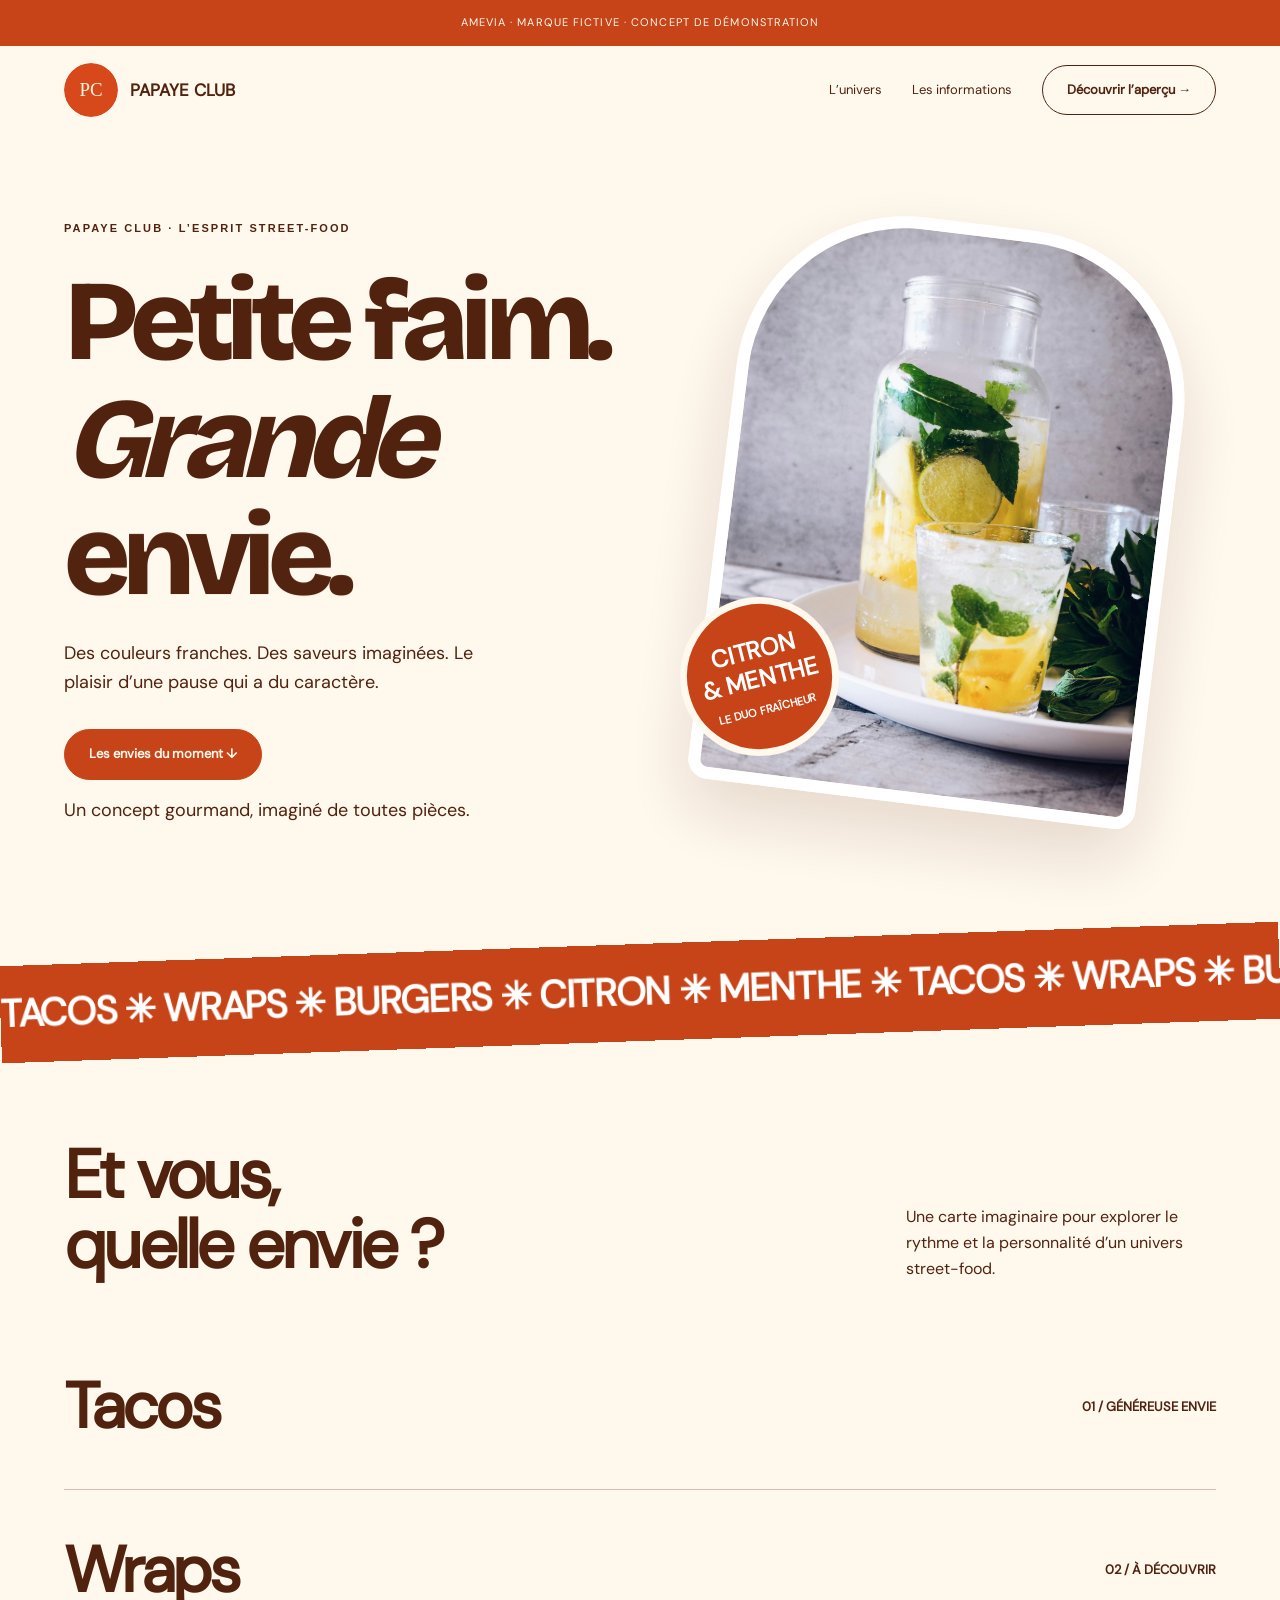
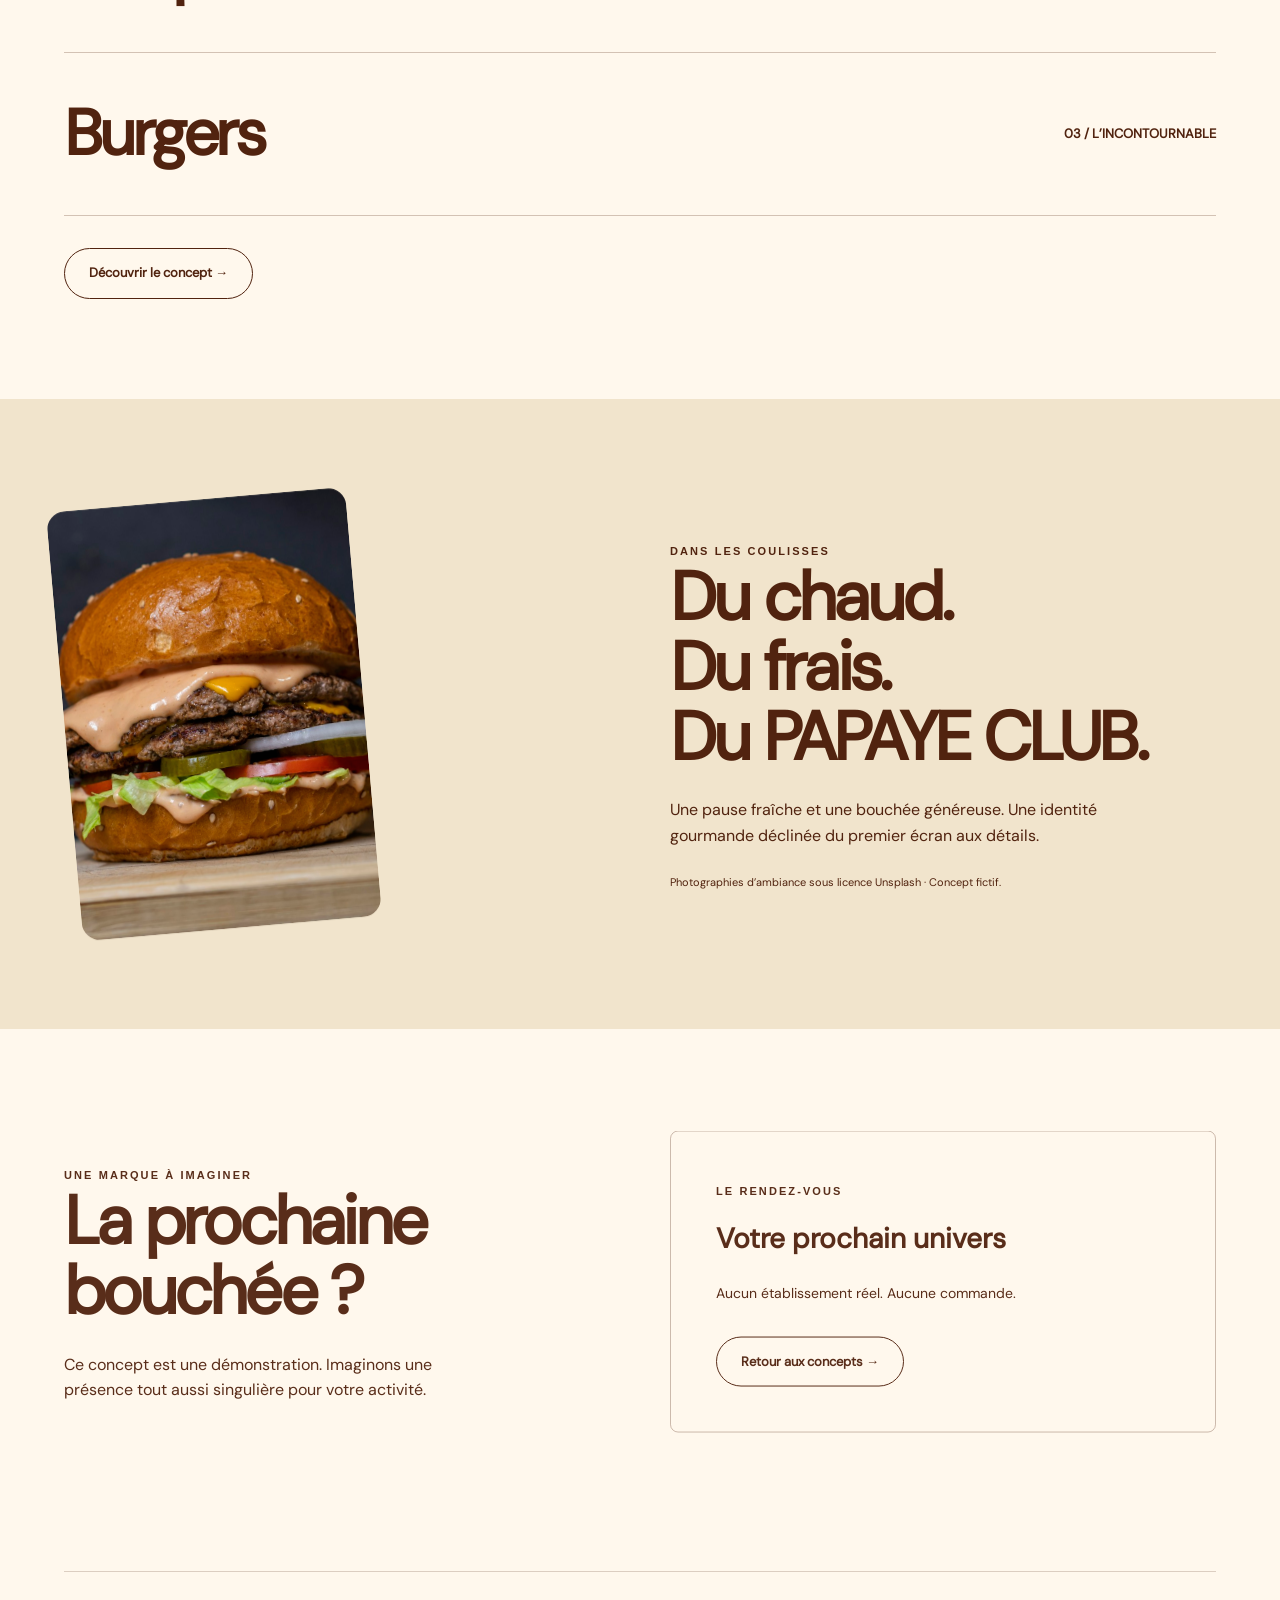
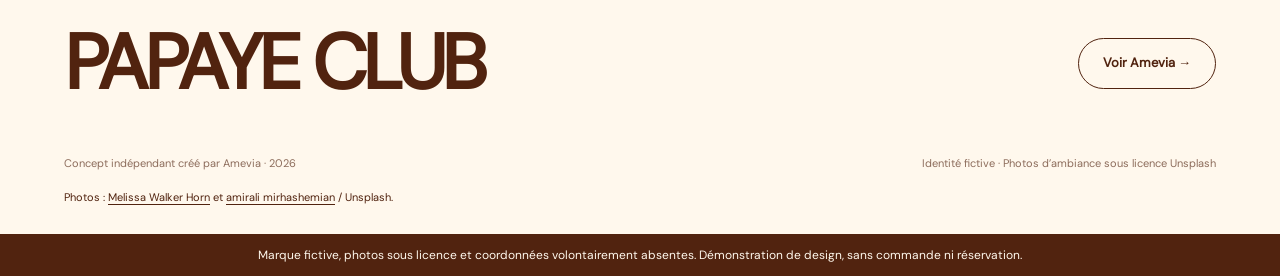
<file: signature-preview/concepts/papaye-club/index.html>
<!doctype html><html lang="fr"><head><meta charset="utf-8"><meta name="viewport" content="width=device-width,initial-scale=1"><meta name="robots" content="noindex,nofollow"><meta name="description" content="Concept fictif PAPAYE CLUB : démonstration web indépendante réalisée par Amevia. Aucune réservation ou commande."><meta name="theme-color" content="#fff8ed"><title>PAPAYE CLUB · Aperçu Amevia</title><link rel="icon" href="assets/logo.svg"><link rel="stylesheet" href="../_restaurant-assets/core.css"><style>:root{--bg:#fff8ed;--ink:#51230f;--accent:#c74418;--contrast:#fff8ed}
.papaye h1{font-family:'Archivo Black';font-size:clamp(66px,8.9vw,143px);letter-spacing:-.075em}.papaye .word{display:block}.papaye .hero{display:grid;grid-template-columns:1.05fr 1fr;align-items:center;padding:40px 0 80px;gap:40px}.papaye .hero h1{margin:24px 0}.papaye .hero-visual{position:relative;padding:10px 35px 20px;max-width:450px;width:100%;margin:auto}.papaye .hero-visual figure{margin:0;transform:rotate(7deg);border:12px solid white;border-radius:170px 170px 20px 20px;overflow:hidden;box-shadow:0 30px 70px #51230f25}.papaye .hero-visual img{width:100%;height:560px;object-fit:cover}.papaye .seal{position:absolute;left:-5px;bottom:70px;width:145px;height:145px;background:var(--accent);color:white;border-radius:50%;display:grid;place-content:center;text-align:center;transform:rotate(-14deg);font-weight:700;line-height:1.2;font-size:24px;border:7px solid var(--bg)}.papaye .ticker{background:var(--accent);color:white;border:0;transform:rotate(-2deg)}.papaye .menu-word{padding:30px 0;border-bottom:1px solid #51230f40;display:flex;align-items:center;justify-content:space-between;font-size:clamp(35px,5vw,68px);font-weight:700;letter-spacing:-.06em}.papaye .menu-word span{font-size:13px;letter-spacing:0}.papaye .fresh{background:#f1e4cc}.papaye .fresh figure{margin:0;max-width:300px;transform:rotate(-5deg)}.papaye .fresh img{border-radius:18px;height:430px;object-fit:cover;width:100%}@media(max-width:760px){.papaye .hero{grid-template-columns:1fr;padding:25px 0 60px;gap:35px}.papaye .hero-visual{padding:10px 35px}.papaye .hero-visual img{height:430px}.papaye .seal{width:120px;height:120px;font-size:20px}.papaye .fresh figure{max-width:100%}.papaye .menu-word{font-size:38px}.papaye .menu-word span{font-size:11px}}
</style><script defer src="../_restaurant-assets/gsap.min.js"></script><script defer src="../_restaurant-assets/core.js"></script></head><body class="papaye-club"><div class="loader" aria-hidden="true"><img src="assets/logo.svg" alt=""><div class="load-title">PAPAYE CLUB</div><div class="load-line"></div><div class="note">Le goût prend vie.</div></div><div class="topbar">AMEVIA · MARQUE FICTIVE · CONCEPT DE DÉMONSTRATION</div><header class="nav wrap"><a class="brand" href="#main" aria-label="PAPAYE CLUB accueil"><img src="assets/logo.svg" width="54" height="54" alt="Logo PAPAYE CLUB"><span>PAPAYE CLUB</span></a><nav class="navlinks" aria-label="Navigation principale"><a href="#saveurs">L’univers</a><a href="#infos">Les informations</a><button class="pill" data-demo>Découvrir l’aperçu →</button></nav></header>
<main id="main" class="papaye"><section class="hero wrap"><div><span class="eyebrow">PAPAYE CLUB · l’esprit street-food</span><h1><span class="word">Petite faim.</span><span class="word"><em>Grande</em></span><span class="word">envie.</span></h1><p>Des couleurs franches. Des saveurs imaginées. Le plaisir d’une pause qui a du caractère.</p><div class="hero-actions"><a href="#saveurs" class="btn">Les envies du moment ↓</a></div><p class="source-note">Un concept gourmand, imaginé de toutes pièces.</p></div><div class="hero-visual"><figure class=""><button class="photo-button" data-photo="assets/drinks.jpg" data-title="Citronnade fraîche, photographie d’ambiance" aria-label="Agrandir : Citronnade fraîche, photographie d’ambiance"><img src="assets/drinks.jpg" alt="Citronnade fraîche, photographie d’ambiance" loading="lazy" width="900" height="1200"></button></figure><div class="seal">CITRON<br>& MENTHE<br><small style="font-size:11px;margin-top:10px">LE DUO FRAÎCHEUR</small></div></div></section><div class="ticker" aria-hidden="true"><span>TACOS ✳ WRAPS ✳ BURGERS ✳ CITRON ✳ MENTHE ✳ TACOS ✳ WRAPS ✳ BURGERS ✳ CITRON ✳ MENTHE ✳ </span></div><section id="saveurs" class="section wrap"><div class="section-head reveal"><h2>Et vous,<br>quelle envie ?</h2><p>Une carte imaginaire pour explorer le rythme et la personnalité d’un univers street-food.</p></div><div class="menu-word reveal">Tacos <span>01 / GÉNÉREUSE ENVIE</span></div><div class="menu-word reveal">Wraps <span>02 / À DÉCOUVRIR</span></div><div class="menu-word reveal">Burgers <span>03 / L’INCONTOURNABLE</span></div><div class="hero-actions"><button class="pill" data-demo>Découvrir le concept →</button></div></section><section class="fresh section"><div class="split wrap"><div class="reveal"><figure class=""><button class="photo-button" data-photo="assets/burger.jpg" data-title="Burger, photographie d’ambiance" aria-label="Agrandir : Burger, photographie d’ambiance"><img src="assets/burger.jpg" alt="Burger, photographie d’ambiance" loading="lazy" width="900" height="1200"></button></figure></div><div class="reveal"><span class="eyebrow">Dans les coulisses</span><h2>Du chaud.<br>Du frais.<br>Du PAPAYE CLUB.</h2><p>Une pause fraîche et une bouchée généreuse. Une identité gourmande déclinée du premier écran aux détails.</p><p class="source-note">Photographies d’ambiance sous licence Unsplash · Concept fictif.</p></div></div></section><section id="infos" class="section wrap"><div class="split"><div class="reveal"><span class="eyebrow">Une marque à imaginer</span><h2>La prochaine<br>bouchée ?</h2><p>Ce concept est une démonstration. Imaginons une présence tout aussi singulière pour votre activité.</p></div><div class="address reveal"><span class="eyebrow">Le rendez-vous</span><strong>Votre prochain univers</strong><p>Aucun établissement réel. Aucune commande.</p><div class="hero-actions"><a class="pill" href="../../#concepts" target="_blank" rel="noopener noreferrer">Retour aux concepts →</a></div></div></div></section></main><footer class="footer wrap"><div class="line"></div><div class="footer-top" style="margin-top:30px"><div class="footer-brand">PAPAYE CLUB</div><a class="pill" href="../../#concepts" target="_blank" rel="noopener noreferrer">Voir Amevia →</a></div><div class="footer-meta"><span>Concept indépendant créé par Amevia · 2026</span><span>Identité fictive · Photos d’ambiance sous licence Unsplash</span></div><p class="source-note">Photos : <a href="https://unsplash.com/photos/clear-glass-jar-filled-with-lemonade-juice-lo_udD1o_lk" target="_blank" rel="noopener noreferrer">Melissa Walker Horn</a> et <a href="https://unsplash.com/photos/burger-with-lettuce-and-tomatoes-sc5sTPMrVfk" target="_blank" rel="noopener noreferrer">amirali mirhashemian</a> / Unsplash.</p></footer><div class="demo-banner">Marque fictive, photos sous licence et coordonnées volontairement absentes. Démonstration de design, sans commande ni réservation.</div><dialog id="photo-dialog"><button class="close" aria-label="Fermer">×</button><h3>Photographie d’ambiance</h3><img alt=""><p class="note">Photographie sous licence Unsplash. Ambiance d’un concept fictif.</p></dialog><dialog id="demo-dialog"><button class="close" aria-label="Fermer">×</button><h3>Bienvenue dans l’aperçu PAPAYE CLUB.</h3><p>Cette marque est fictive. Ce concept montre une direction graphique, un parcours mobile et des interactions conçus par Amevia.</p><p style="margin-top:18px">Les photographies d’ambiance sont utilisées sous licence Unsplash. Elles ne représentent pas un établissement client ni des produits commercialisés par cette marque fictive.</p><p style="margin-top:18px">Aucune commande, réservation ou donnée personnelle n’est transmise. Ce parcours présente le design sans simuler une vente.</p></dialog></body></html>
</file>
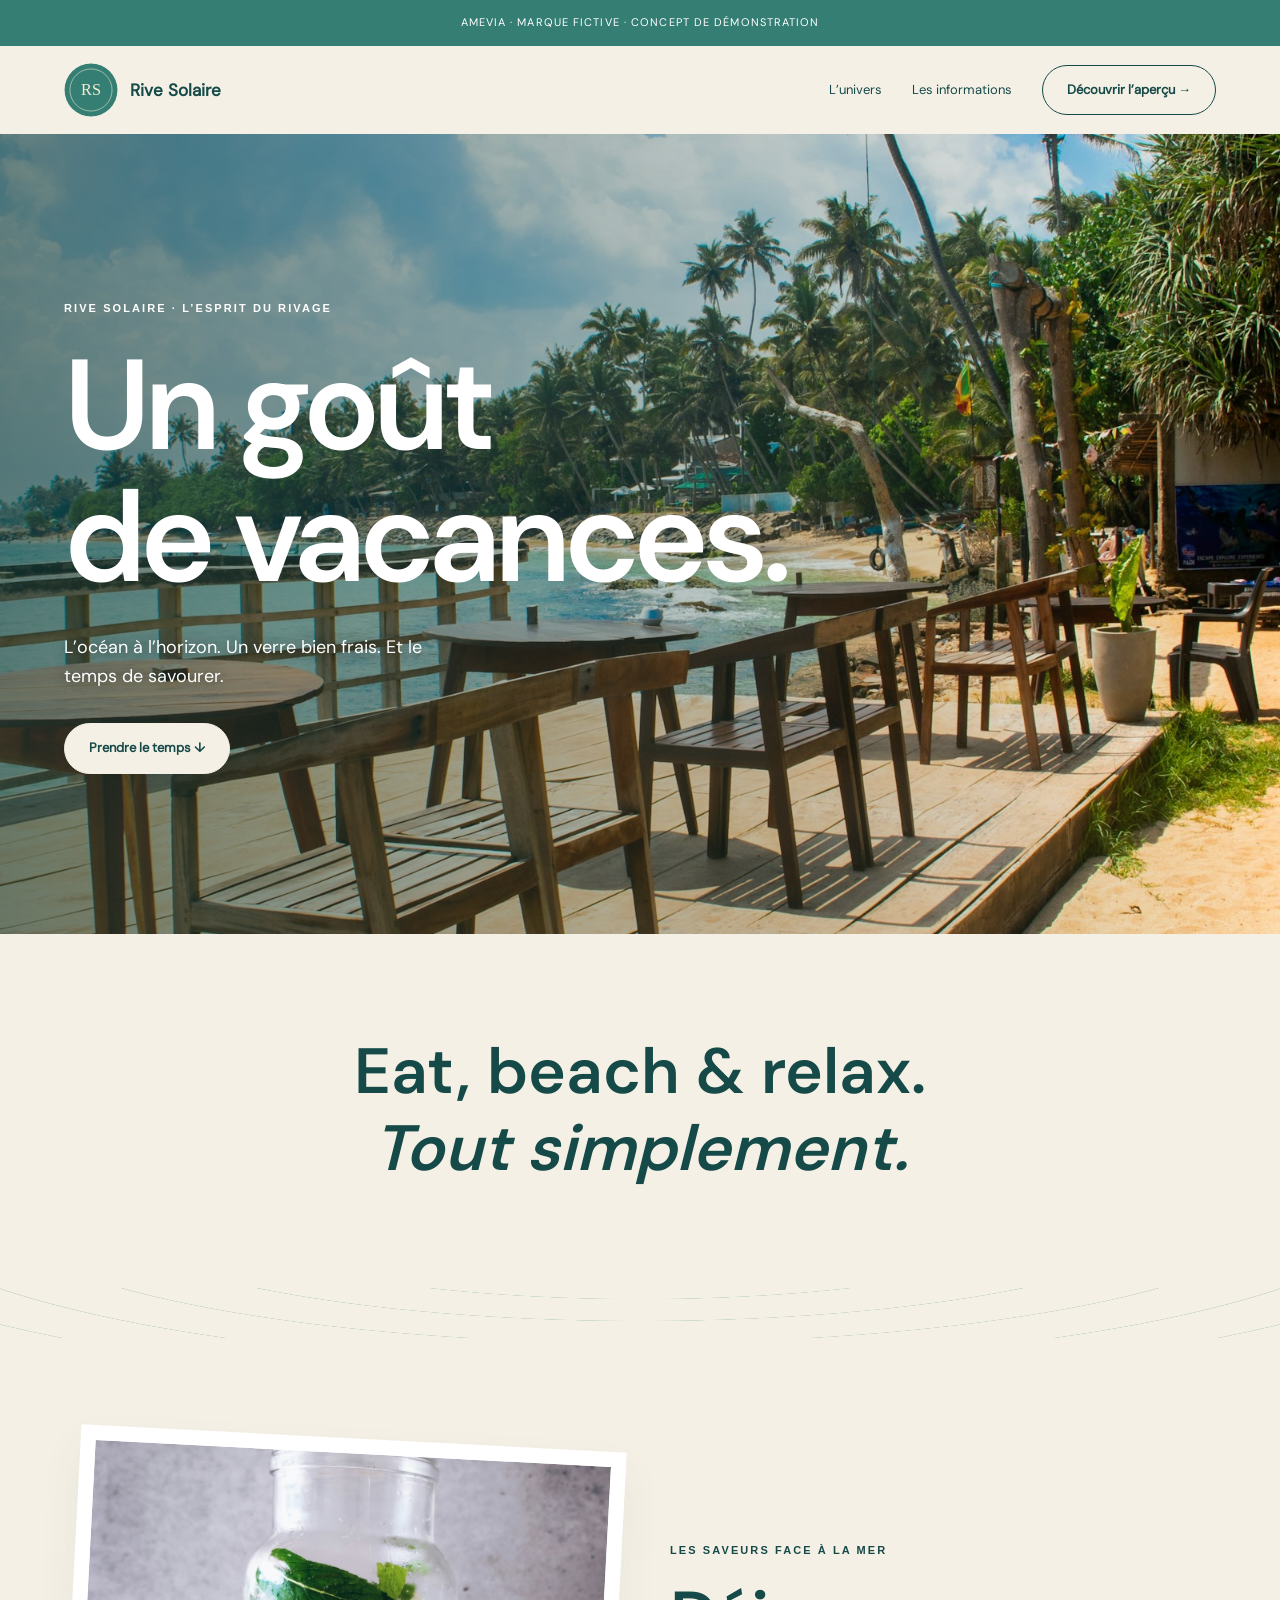
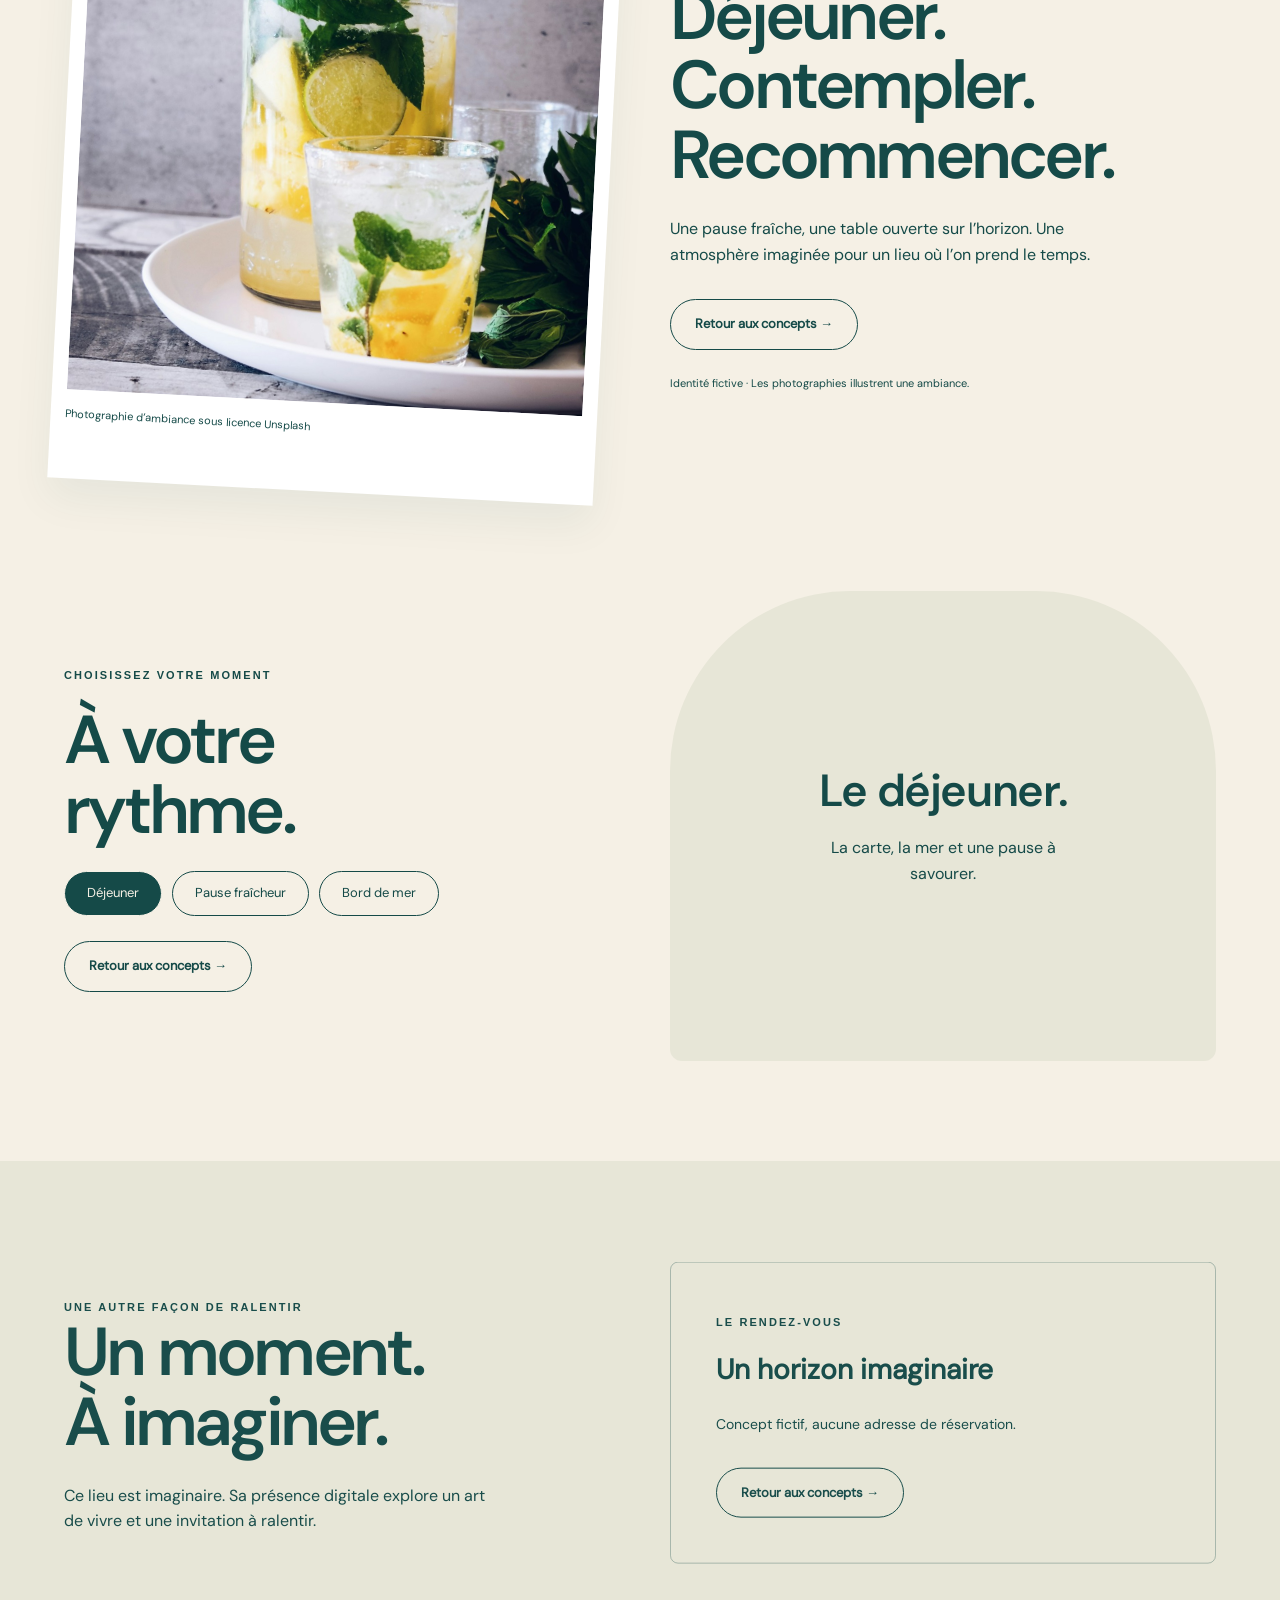
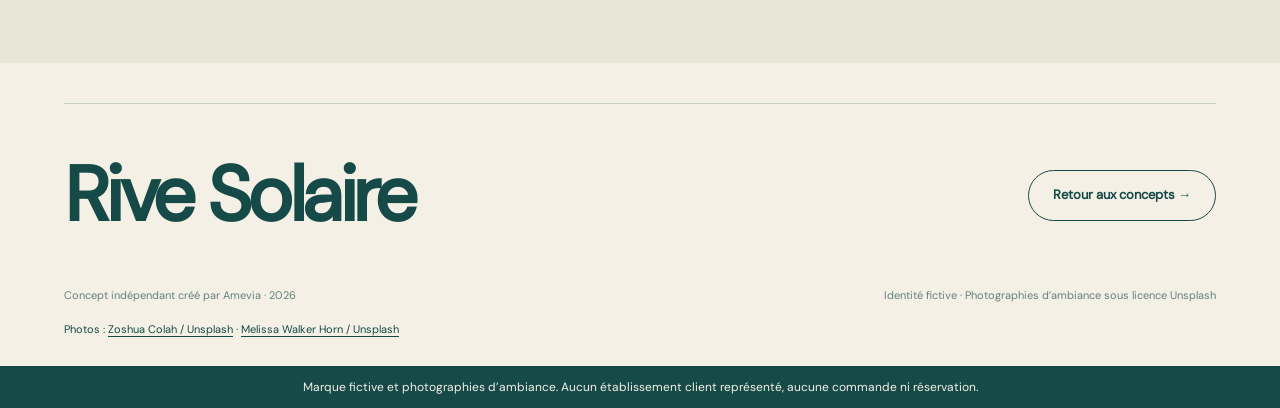
<file: signature-preview/concepts/rive-solaire/index.html>
<!doctype html><html lang="fr"><head><meta charset="utf-8"><meta name="viewport" content="width=device-width,initial-scale=1"><meta name="robots" content="noindex,nofollow"><meta name="description" content="Rive Solaire, marque fictive et concept web Amevia. Une exploration créative sans réservation ni commande."><meta name="theme-color" content="#f5f0e5"><title>Rive Solaire · Aperçu Amevia</title><link rel="icon" href="assets/logo.svg"><link rel="stylesheet" href="../_restaurant-assets/core.css"><style>:root{--bg:#f5f0e5;--ink:#154a48;--accent:#347e74;--contrast:#ffffff}
.rive .word{display:block}.rive h1,.rive h2{font-family:'DM Serif Display';font-weight:400}.rive .hero{position:relative;min-height:800px;background:linear-gradient(90deg,#123c38a0,#123c3800),url('assets/beach.jpg') center 48%/cover;color:white;display:flex;align-items:center}.rive .hero .wrap{padding:70px 0}.rive h1{font-size:clamp(75px,10vw,160px);letter-spacing:-.055em;margin:20px 0 30px}.rive .hero p{max-width:390px;text-shadow:0 1px 12px #0008}.rive .hero .btn{background:#f5f0e5;color:#154a48;border-color:#f5f0e5}.rive .shore{font-family:'DM Serif Display';font-size:clamp(36px,5vw,78px);line-height:1.2;max-width:980px;margin:auto;text-align:center}.rive .postcard{margin:0;transform:rotate(3deg);padding:15px 15px 55px;background:white;box-shadow:0 20px 40px #154a4810}.rive .postcard img{height:550px;object-fit:cover}.rive .moment-copy h2{margin:20px 0}.rive .ambience{padding:45px;background:#e7e6d7;border-radius:180px 180px 12px 12px;text-align:center;min-height:380px;display:grid;place-content:center}.rive .ambience h3{font:400 45px/1.1 'DM Serif Display'}.rive .ambience p{margin:20px auto 0;max-width:290px}.rive .wave{height:50px;background:repeating-radial-gradient(ellipse at 50% -180%,transparent 0 60px,#347e7430 62px 63px,transparent 64px 100px)}@media(max-width:760px){.rive .hero{min-height:650px;background-position:55% center}.rive .hero .wrap{padding:60px 0}.rive h1{font-size:80px}.rive .postcard img{height:420px}.rive .ambience{padding:45px 25px;min-height:330px}}
</style><script defer src="../_restaurant-assets/gsap.min.js"></script><script defer src="../_restaurant-assets/core.js"></script></head><body class="rive-solaire"><div class="loader" aria-hidden="true"><img src="assets/logo.svg" alt=""><div class="load-title">Rive Solaire</div><div class="load-line"></div><div class="note">Eat, beach & relax.</div></div><div class="topbar">AMEVIA · MARQUE FICTIVE · CONCEPT DE DÉMONSTRATION</div><header class="nav wrap"><a class="brand" href="#main" aria-label="Rive Solaire accueil"><img src="assets/logo.svg" width="54" height="54" alt="Logo Rive Solaire"><span>Rive Solaire</span></a><nav class="navlinks" aria-label="Navigation principale"><a href="#saveurs">L’univers</a><a href="#infos">Les informations</a><button class="pill" data-demo>Découvrir l’aperçu →</button></nav></header>
<main id="main" class="rive"><section class="hero"><div class="wrap"><span class="eyebrow">Rive Solaire · L’esprit du rivage</span><h1><span class="word">Un goût</span><span class="word">de vacances.</span></h1><p>L’océan à l’horizon. Un verre bien frais. Et le temps de savourer.</p><div class="hero-actions"><a class="btn" href="#saveurs">Prendre le temps ↓</a></div></div></section><section class="section wrap"><div class="shore reveal">Eat, beach & relax.<br><em>Tout simplement.</em></div></section><div class="wave" aria-hidden="true"></div><section id="saveurs" class="section wrap"><div class="split"><div class="reveal"><figure class="postcard"><button class="photo-button" data-photo="assets/drink.jpg" data-title="Citronnade et menthe, photographie d’ambiance" aria-label="Agrandir : Citronnade et menthe, photographie d’ambiance"><img src="assets/drink.jpg" alt="Citronnade et menthe, photographie d’ambiance" loading="lazy" width="900" height="1200"></button><figcaption class=source-note>Photographie d’ambiance sous licence Unsplash</figcaption></figure></div><div class="moment-copy reveal"><span class="eyebrow">Les saveurs face à la mer</span><h2>Déjeuner.<br>Contempler.<br>Recommencer.</h2><p>Une pause fraîche, une table ouverte sur l’horizon. Une atmosphère imaginée pour un lieu où l’on prend le temps.</p><div class="hero-actions"><a class="pill" href="../../#concepts" target="_blank" rel="noopener noreferrer">Retour aux concepts →</a></div><p class="source-note">Identité fictive · Les photographies illustrent une ambiance.</p></div></div></section><section class="section wrap" style="padding-top:0"><div class="split"><div><span class="eyebrow">Choisissez votre moment</span><h2 style="margin:20px 0">À votre<br>rythme.</h2><div class="tabs" aria-label="Choisir un moment"><button data-ambience="Le déjeuner." data-copy="La carte, la mer et une pause à savourer." aria-pressed="true">Déjeuner</button><button data-ambience="La pause fraîcheur." data-copy="Un verre frais, des notes citronnées et le plaisir de la pause." aria-pressed="false">Pause fraîcheur</button><button data-ambience="Le bord de mer." data-copy="Un horizon dégagé, des matières naturelles et la lumière du rivage." aria-pressed="false">Bord de mer</button></div><a class="pill" href="../../#concepts" target="_blank" rel="noopener noreferrer">Retour aux concepts →</a></div><div class="ambience reveal"><h3 id="ambience-title">Le déjeuner.</h3><p id="ambience-copy">La carte, la mer et une pause à savourer.</p></div></div></section><section id="infos" class="section" style="background:#e7e6d7"><div class="split wrap"><div class="reveal"><span class="eyebrow">Une autre façon de ralentir</span><h2>Un moment.<br>À imaginer.</h2><p>Ce lieu est imaginaire. Sa présence digitale explore un art de vivre et une invitation à ralentir.</p></div><div class="address reveal"><span class="eyebrow">Le rendez-vous</span><strong>Un horizon imaginaire</strong><p>Concept fictif, aucune adresse de réservation.</p><div class="hero-actions"><a class="pill" href="../../#concepts" target="_blank" rel="noopener noreferrer">Retour aux concepts →</a></div></div></div></section></main><footer class="footer wrap"><div class="line"></div><div class="footer-top" style="margin-top:30px"><div class="footer-brand">Rive Solaire</div><a class="pill" href="../../#concepts" target="_blank" rel="noopener noreferrer">Retour aux concepts →</a></div><div class="footer-meta"><span>Concept indépendant créé par Amevia · 2026</span><span>Identité fictive · Photographies d’ambiance sous licence Unsplash</span></div><p class="source-note">Photos : <a href="https://unsplash.com/photos/beachside-restaurant-with-tables-and-chairs-ef-RJ9YJ__k" target="_blank" rel="noopener noreferrer">Zoshua Colah / Unsplash</a> · <a href="https://unsplash.com/photos/clear-glass-jar-filled-with-lemonade-juice-lo_udD1o_lk" target="_blank" rel="noopener noreferrer">Melissa Walker Horn / Unsplash</a></p></footer><div class="demo-banner">Marque fictive et photographies d’ambiance. Aucun établissement client représenté, aucune commande ni réservation.</div><dialog id="photo-dialog"><button class="close" aria-label="Fermer">×</button><h3>Photographie d’ambiance</h3><img alt=""><p class="note">Photo sous licence Unsplash, choisie pour l’ambiance de cette marque fictive.</p></dialog><dialog id="demo-dialog"><button class="close" aria-label="Fermer">×</button><h3>Bienvenue dans l’aperçu Rive Solaire.</h3><p>Cette marque est fictive. Cette démonstration présente une direction artistique et un parcours digital imaginés par Amevia.</p><p style="margin-top:18px">Les photographies d’ambiance sont utilisées sous licence Unsplash. Aucun établissement partenaire ni produit commercialisé par cette marque n’est représenté.</p><p style="margin-top:18px">Aucune commande, réservation ou donnée personnelle n’est transmise depuis cette démonstration.</p></dialog></body></html>
</file>
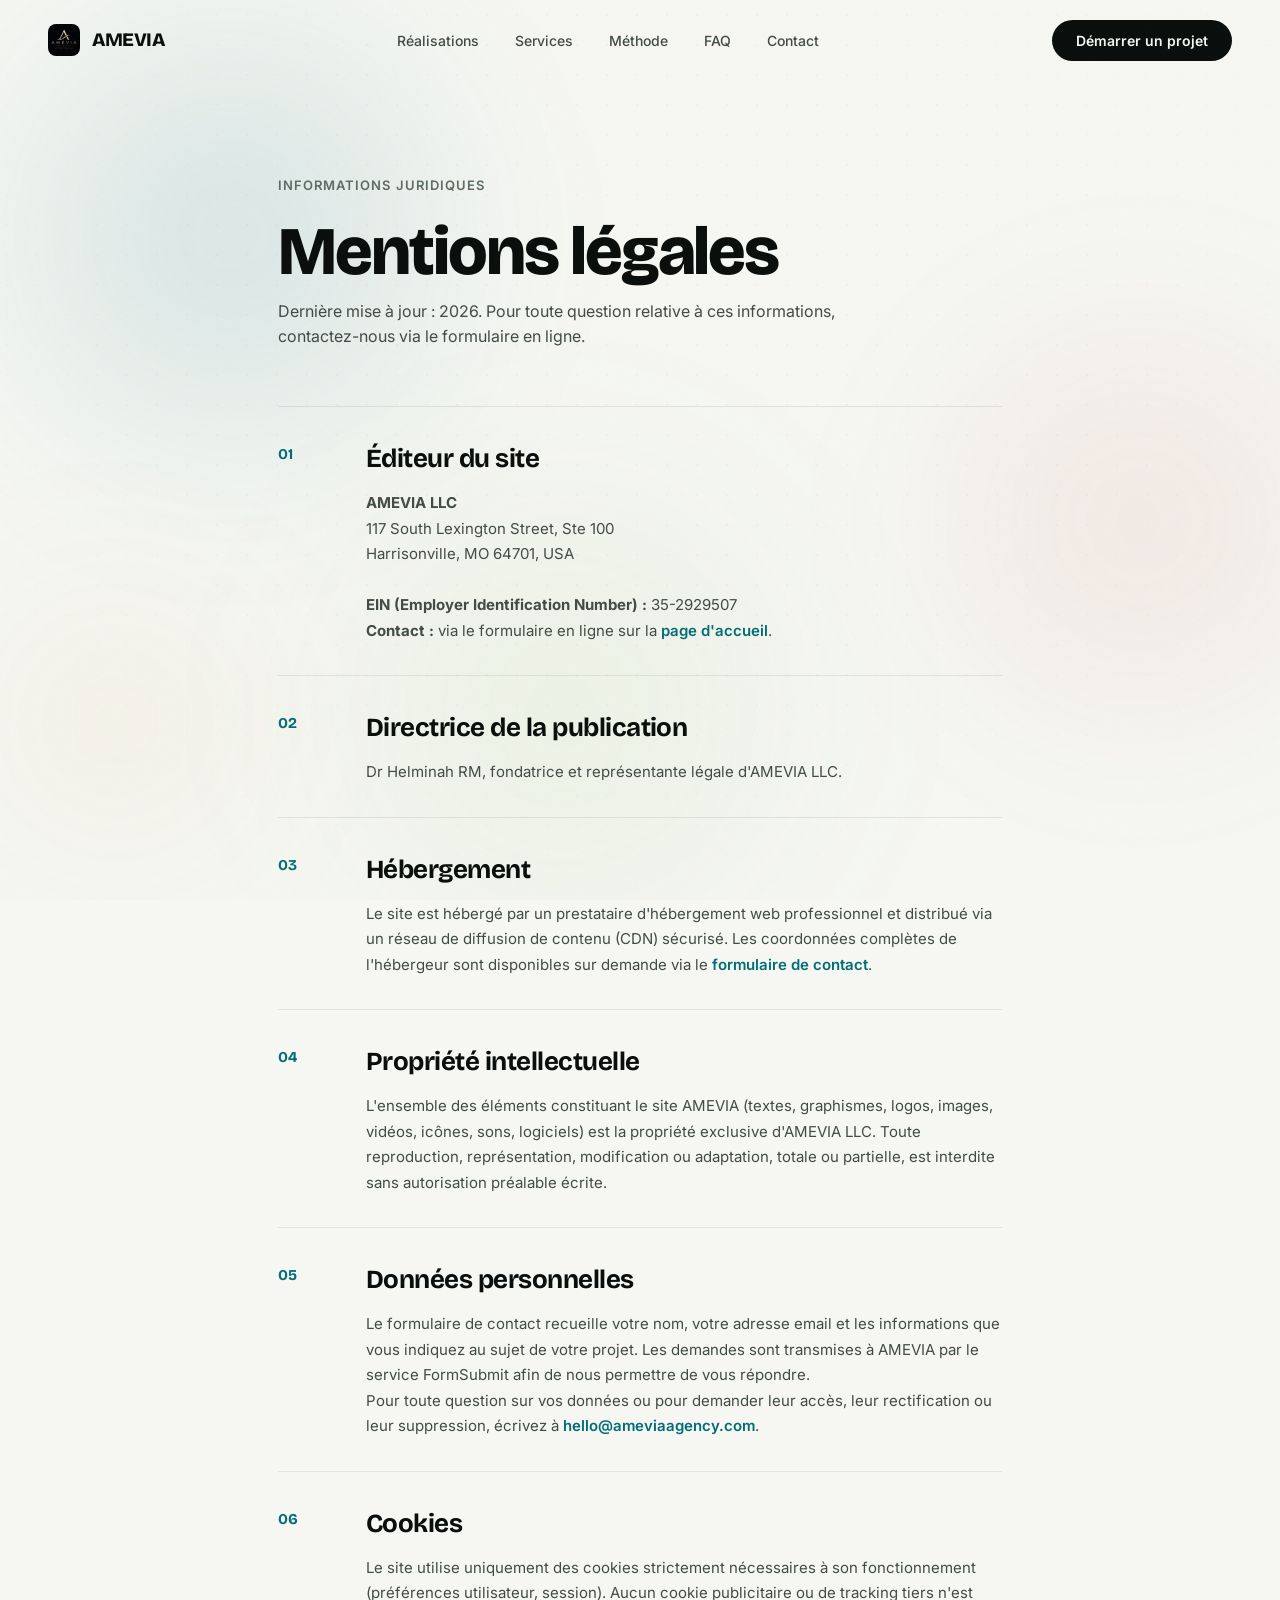
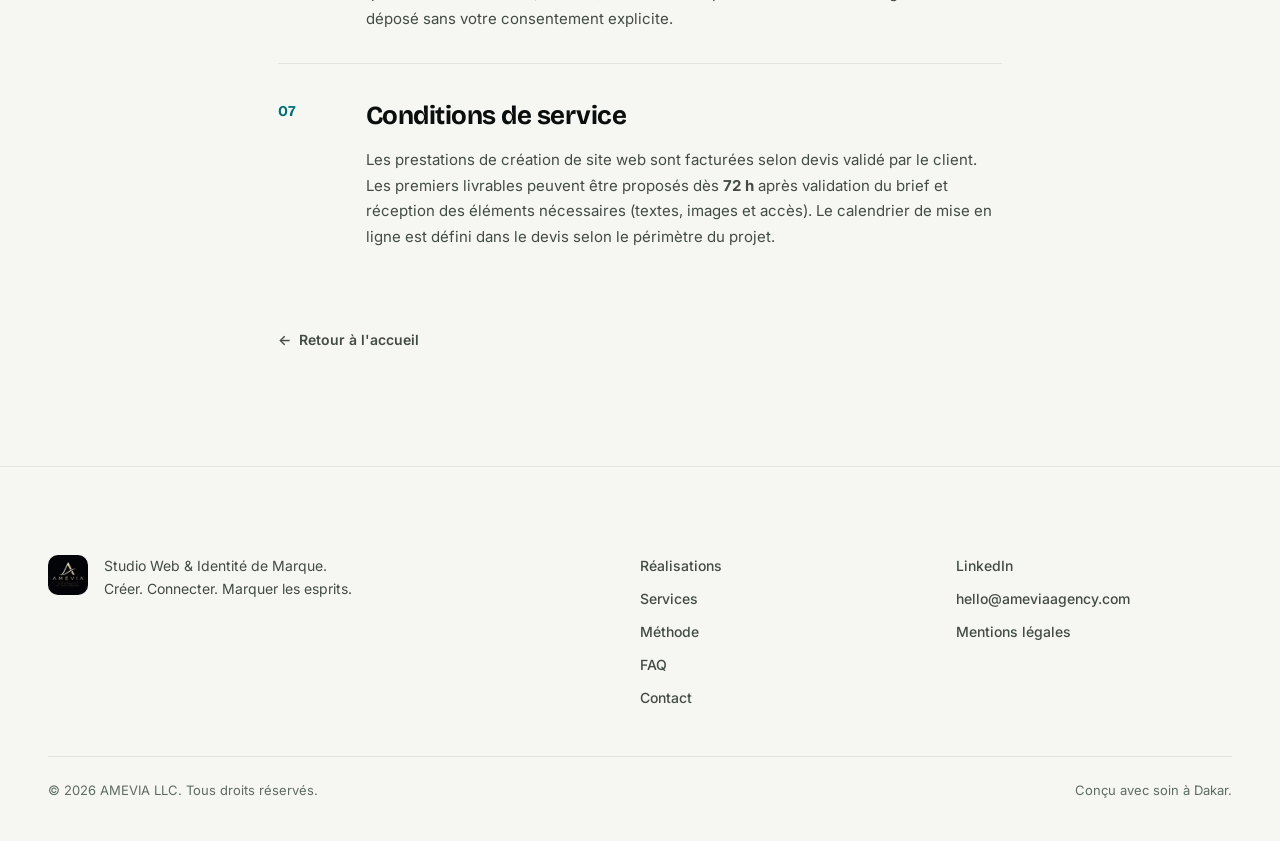
<file: mentions-legales.html>
<!DOCTYPE html>
<html lang="fr" class="no-js">
<head>
    <meta charset="UTF-8">
    <meta name="viewport" content="width=device-width, initial-scale=1.0">
    <title>Mentions légales — AMEVIA</title>
    <meta name="description" content="Mentions légales et informations juridiques d'AMEVIA LLC : éditeur, hébergement, propriété intellectuelle, données personnelles et conditions de service.">
    <meta name="robots" content="noindex, follow">
    <meta name="theme-color" content="#f5f7f3">
    <link rel="canonical" href="https://ameviaagency.com/mentions-legales.html">
    <link rel="icon" type="image/png" href="assets/images/logo.png">
    <link rel="preconnect" href="https://fonts.googleapis.com">
    <link rel="preconnect" href="https://fonts.gstatic.com" crossorigin>
    <link href="https://fonts.googleapis.com/css2?family=Bricolage+Grotesque:opsz,wght@12..96,400;12..96,500;12..96,600;12..96,700;12..96,800&family=Inter:wght@400;500;600;700&family=Instrument+Serif:ital@1&display=swap" rel="stylesheet">
    <link rel="stylesheet" href="css/style.css?v=8">
</head>
<body>
    <a href="#main" class="skip-link">Aller au contenu principal</a>
    <div class="page-bg" aria-hidden="true">
        <span class="blob blob-1"></span>
        <span class="blob blob-2"></span>
        <span class="blob blob-3"></span>
        <span class="blob blob-4"></span>
    </div>
    <div class="noise-overlay" aria-hidden="true"></div>

    <div id="smooth-wrapper">
        <div id="smooth-content">

            <header>
                <nav class="nav scrolled" id="nav" aria-label="Navigation principale">
                    <a href="index.html#hero" class="nav-brand" aria-label="AMEVIA — accueil">
                        <img src="assets/images/logo-mark.webp" alt="" class="nav-logo" width="96" height="96">
                        <span>AMEVIA</span>
                    </a>
                    <div class="nav-links" id="navLinks">
                        <a href="index.html#work" class="nav-link"><span class="scramble-text" data-scramble="Réalisations">Réalisations</span></a>
                        <a href="index.html#services" class="nav-link"><span class="scramble-text" data-scramble="Services">Services</span></a>
                        <a href="index.html#method" class="nav-link"><span class="scramble-text" data-scramble="Méthode">Méthode</span></a>
                        <a href="index.html#faq" class="nav-link"><span class="scramble-text" data-scramble="FAQ">FAQ</span></a>
                        <a href="index.html#contact" class="nav-link"><span class="scramble-text" data-scramble="Contact">Contact</span></a>
                    </div>
                    <a href="index.html#contact" class="nav-cta">Démarrer un projet</a>
                    <button class="nav-toggle" id="navToggle" aria-label="Ouvrir le menu" aria-expanded="false" aria-controls="navLinks">
                        <span></span><span></span>
                    </button>
                </nav>
            </header>

            <main id="main">
                <section class="legal" aria-label="Mentions légales">
                    <span class="section-eyebrow">Informations juridiques</span>
                    <h1 class="legal-title">Mentions légales</h1>
                    <p class="legal-intro">Dernière mise à jour : 2026. Pour toute question relative à ces informations, contactez-nous via le <a href="index.html#contact">formulaire en ligne</a>.</p>

                    <article class="legal-article">
                        <span class="legal-num">01</span>
                        <div>
                            <h2>Éditeur du site</h2>
                            <p><strong>AMEVIA LLC</strong><br>
                            117 South Lexington Street, Ste 100<br>
                            Harrisonville, MO 64701, USA<br><br>
                            <strong>EIN (Employer Identification Number) :</strong> 35-2929507<br>
                            <strong>Contact :</strong> via le formulaire en ligne sur la <a href="index.html#contact">page d'accueil</a>.</p>
                        </div>
                    </article>

                    <article class="legal-article">
                        <span class="legal-num">02</span>
                        <div>
                            <h2>Directrice de la publication</h2>
                            <p>Dr Helminah RM, fondatrice et représentante légale d'AMEVIA LLC.</p>
                        </div>
                    </article>

                    <article class="legal-article">
                        <span class="legal-num">03</span>
                        <div>
                            <h2>Hébergement</h2>
                            <!-- ⚠️ À COMPLÉTER : renseignez ici le nom et l'adresse exacts de votre hébergeur.
                                 Le site est déployé par FTP vers ameviaagency.com (voir .github/workflows/deploy.yml),
                                 il n'est donc PAS hébergé sur GitHub Pages. -->
                            <p>Le site est hébergé par un prestataire d'hébergement web professionnel et distribué via un réseau de diffusion de contenu (CDN) sécurisé. Les coordonnées complètes de l'hébergeur sont disponibles sur demande via le <a href="index.html#contact">formulaire de contact</a>.</p>
                        </div>
                    </article>

                    <article class="legal-article">
                        <span class="legal-num">04</span>
                        <div>
                            <h2>Propriété intellectuelle</h2>
                            <p>L'ensemble des éléments constituant le site AMEVIA (textes, graphismes, logos, images, vidéos, icônes, sons, logiciels) est la propriété exclusive d'AMEVIA LLC. Toute reproduction, représentation, modification ou adaptation, totale ou partielle, est interdite sans autorisation préalable écrite.</p>
                        </div>
                    </article>

                    <article class="legal-article" id="privacy">
                        <span class="legal-num">05</span>
                        <div>
                            <h2>Données personnelles</h2>
                            <p>Le formulaire de contact recueille votre nom, votre adresse email et les informations que vous indiquez au sujet de votre projet. Les demandes sont transmises à AMEVIA par le service FormSubmit afin de nous permettre de vous répondre.</p>
                            <p>Pour toute question sur vos données ou pour demander leur accès, leur rectification ou leur suppression, écrivez à <a href="mailto:hello@ameviaagency.com">hello@ameviaagency.com</a>.</p>
                        </div>
                    </article>

                    <article class="legal-article">
                        <span class="legal-num">06</span>
                        <div>
                            <h2>Cookies</h2>
                            <p>Le site utilise uniquement des cookies strictement nécessaires à son fonctionnement (préférences utilisateur, session). Aucun cookie publicitaire ou de tracking tiers n'est déposé sans votre consentement explicite.</p>
                        </div>
                    </article>

                    <article class="legal-article">
                        <span class="legal-num">07</span>
                        <div>
                            <h2>Conditions de service</h2>
                            <p>Les prestations de création de site web sont facturées selon devis validé par le client. Les premiers livrables peuvent être proposés dès <strong>72 h</strong> après validation du brief et réception des éléments nécessaires (textes, images et accès). Le calendrier de mise en ligne est défini dans le devis selon le périmètre du projet.</p>
                        </div>
                    </article>

                    <a href="index.html" class="legal-back"><span aria-hidden="true">←</span> Retour à l'accueil</a>
                </section>
            </main>

            <footer class="footer">
                <div class="footer-inner">
                    <div class="footer-brand">
                        <img src="assets/images/logo-mark.webp" alt="" class="footer-logo" width="96" height="96">
                        <p>Studio Web &amp; Identité de Marque.<br>Créer. Connecter. Marquer les esprits.</p>
                    </div>
                    <nav class="footer-links" aria-label="Liens du site">
                        <a href="index.html#work">Réalisations</a>
                        <a href="index.html#services">Services</a>
                        <a href="index.html#method">Méthode</a>
                        <a href="index.html#faq">FAQ</a>
                        <a href="index.html#contact">Contact</a>
                    </nav>
                    <div class="footer-social">
                        <a href="https://www.linkedin.com/in/helminah-rm" target="_blank" rel="noopener">LinkedIn</a>
                        <a href="mailto:hello@ameviaagency.com">hello@ameviaagency.com</a>
                        <a href="mentions-legales.html">Mentions légales</a>
                    </div>
                </div>
                <div class="footer-bottom">
                    <p>&copy; <span id="footerYear">2026</span> AMEVIA LLC. Tous droits réservés.</p>
                    <p>Conçu avec soin à Dakar.</p>
                </div>
            </footer>

        </div>
    </div>

    <script src="js/main.js?v=7" defer></script>
</body>
</html>
</file>
<file: css/style.css>
/* ═══════════════════════════════════════════════
   AMEVIA — Studio Web & Identité de Marque
   Design System 2026 · Editorial · Cinematic · 60fps
   ═══════════════════════════════════════════════ */

:root {
    /* Surfaces & ink */
    --bg: #f6f7f3;
    --bg-deep: #eaf0eb;
    --surface: #ffffff;
    --surface-elevated: rgba(255,255,255,0.72);
    --ink: #0a0e0c;
    --ink-secondary: #424b45;
    --ink-tertiary: #5d6b62;
    --line: rgba(10,14,12,0.08);
    --line-strong: rgba(10,14,12,0.16);

    /* Accents */
    --cyan: #006d77;
    --coral: #cb4e3d;
    --lime: #6fae2a;
    --amber: #c08a00;
    --gradient-accent: linear-gradient(120deg, var(--cyan), var(--coral));
    --gradient-hero: linear-gradient(135deg, rgba(0,144,179,0.08) 0%, rgba(230,75,60,0.06) 50%, rgba(111,174,42,0.06) 100%);

    /* Radii */
    --radius-sm: 12px;
    --radius-md: 20px;
    --radius-lg: 32px;

    /* Motion */
    --ease-out-expo: cubic-bezier(0.16, 1, 0.3, 1);
    --ease-out-quart: cubic-bezier(0.25, 1, 0.5, 1);
    --ease-in-out-circ: cubic-bezier(0.85, 0, 0.15, 1);
    --transition-fast: 0.2s var(--ease-out-quart);
    --transition-base: 0.4s var(--ease-out-expo);
    --transition-slow: 0.8s var(--ease-out-expo);

    /* Type */
    --font: "Inter", system-ui, -apple-system, BlinkMacSystemFont, "Segoe UI", sans-serif;
    --font-display: "Bricolage Grotesque", "Inter", system-ui, sans-serif;
    --font-serif: "Instrument Serif", Georgia, "Times New Roman", serif;

    /* Layout */
    --header-height: 80px;
    --maxw: 1320px;
    --gutter: clamp(20px, 5vw, 48px);
    --space-section: clamp(80px, 9vw, 128px);
}

*, *::before, *::after {
    box-sizing: border-box;
    margin: 0;
    padding: 0;
}

html {
    font-family: var(--font);
    color: var(--ink);
    background: var(--bg);
    -webkit-font-smoothing: antialiased;
    -moz-osx-font-smoothing: grayscale;
    scroll-behavior: smooth;
    scroll-padding-top: calc(var(--header-height) + 20px);
}
html.lenis, html.lenis body { height: auto; }
.lenis.lenis-smooth { scroll-behavior: auto !important; }
.lenis.lenis-smooth [data-lenis-prevent] { overscroll-behavior: contain; }

body {
    overflow-x: hidden;
    background: transparent;
    line-height: 1.5;
}
body.custom-cursor-active { cursor: none; }
body.custom-cursor-active a,
body.custom-cursor-active button,
body.custom-cursor-active summary { cursor: none; }

a { color: inherit; text-decoration: none; }
img, video { display: block; max-width: 100%; }
button { font: inherit; border: none; background: none; color: inherit; cursor: pointer; }
ul { list-style: none; }
[hidden] { display: none !important; }
::selection { background: var(--cyan); color: #fff; }

/* Accessible focus ring */
:focus-visible {
    outline: 2px solid var(--cyan);
    outline-offset: 3px;
    border-radius: 4px;
}

/* Skip link */
.skip-link {
    position: fixed;
    top: 12px;
    left: 12px;
    z-index: 10002;
    padding: 10px 18px;
    background: var(--ink);
    color: var(--bg);
    border-radius: 100px;
    font-size: 14px;
    font-weight: 600;
    transform: translateY(-150%);
    transition: transform var(--transition-base);
}
.skip-link:focus { transform: translateY(0); }

/* ═══════════════════════════════════════════════
   NOISE OVERLAY
   ═══════════════════════════════════════════════ */
.noise-overlay {
    position: fixed;
    inset: 0;
    z-index: 9998;
    pointer-events: none;
    opacity: 0.018;
    background-image: url("data:image/svg+xml,%3Csvg viewBox='0 0 256 256' xmlns='http://www.w3.org/2000/svg'%3E%3Cfilter id='n'%3E%3CfeTurbulence type='fractalNoise' baseFrequency='0.9' numOctaves='4' stitchTiles='stitch'/%3E%3C/filter%3E%3Crect width='100%25' height='100%25' filter='url(%23n)'/%3E%3C/svg%3E");
    background-repeat: repeat;
    background-size: 128px;
}

/* ═══════════════════════════════════════════════
   SCROLL PROGRESS BAR
   ═══════════════════════════════════════════════ */
.scroll-progress {
    position: fixed;
    top: 0;
    left: 0;
    right: 0;
    height: 3px;
    z-index: 10000;
    pointer-events: none;
    background: transparent;
}
.scroll-progress span {
    display: block;
    height: 100%;
    width: 0%;
    background: var(--gradient-accent);
    transform-origin: left center;
}

/* ═══════════════════════════════════════════════
   PRELOADER
   ═══════════════════════════════════════════════ */
/* Loading never blocks access to the page. */
.preloader { display: none; }

/* ═══════════════════════════════════════════════
   CUSTOM CURSOR
   ═══════════════════════════════════════════════ */
.cursor {
    position: fixed;
    top: 0; left: 0;
    width: 8px; height: 8px;
    border-radius: 50%;
    background: var(--ink);
    pointer-events: none;
    z-index: 10001;
    mix-blend-mode: difference;
    will-change: transform;
}
.cursor-trail {
    position: fixed;
    top: 0; left: 0;
    width: 40px; height: 40px;
    border-radius: 50%;
    border: 1.5px solid var(--ink);
    pointer-events: none;
    z-index: 10000;
    transition: width 0.4s var(--ease-out-expo), height 0.4s var(--ease-out-expo), border-color 0.3s, background 0.3s;
    will-change: transform;
}
.cursor-trail.hover {
    width: 64px; height: 64px;
    border-color: var(--cyan);
    background: rgba(0,144,179,0.06);
}

/* ═══════════════════════════════════════════════
   NAVIGATION
   ═══════════════════════════════════════════════ */
.nav {
    position: fixed;
    top: 0;
    left: 0;
    right: 0;
    z-index: 100;
    height: var(--header-height);
    display: flex;
    align-items: center;
    justify-content: space-between;
    padding: 0 var(--gutter);
    transition: background var(--transition-base), backdrop-filter var(--transition-base), box-shadow var(--transition-base);
}
.nav.scrolled {
    background: rgba(244,246,242,0.72);
    backdrop-filter: blur(20px) saturate(1.8);
    -webkit-backdrop-filter: blur(20px) saturate(1.8);
    box-shadow: 0 1px 0 var(--line);
}
.nav-brand {
    display: flex;
    align-items: center;
    gap: 12px;
    font-family: var(--font-display);
    font-weight: 800;
    font-size: 19px;
    letter-spacing: -0.02em;
}
.nav-logo { width: 32px; height: 32px; border-radius: 8px; object-fit: cover; }
.nav-links { display: flex; gap: 4px; }
.nav-link {
    position: relative;
    padding: 8px 16px;
    font-size: 14px;
    font-weight: 500;
    color: var(--ink-secondary);
    overflow: hidden;
    transition: color var(--transition-fast);
}
.nav-link::after {
    content: '';
    position: absolute;
    left: 16px;
    right: 16px;
    bottom: 2px;
    height: 1.5px;
    background: var(--ink);
    transform: scaleX(0);
    transform-origin: left center;
    transition: transform var(--transition-base);
}
.nav-link:hover, .nav-link.active { color: var(--ink); background: rgba(10,14,12,0.04); border-radius: 8px; }
.nav-link:hover::after, .nav-link.active::after { transform: scaleX(1); }
.nav-link .scramble-text { display: inline-block; }
.nav-cta {
    position: relative;
    padding: 10px 24px;
    background: var(--ink);
    color: var(--bg);
    font-size: 14px;
    font-weight: 600;
    border-radius: 100px;
    transition: transform var(--transition-fast), box-shadow var(--transition-fast);
    overflow: hidden;
}
.nav-cta:hover { transform: scale(1.04); box-shadow: 0 8px 32px rgba(10,14,12,0.18); }
.nav-toggle { display: none; flex-direction: column; gap: 6px; padding: 8px; }
.nav-toggle span {
    display: block;
    width: 24px;
    height: 2px;
    background: var(--ink);
    border-radius: 2px;
    transition: transform 0.4s var(--ease-out-expo), opacity 0.3s;
}

/* ═══════════════════════════════════════════════
   HERO
   ═══════════════════════════════════════════════ */
.hero {
    position: relative;
    min-height: min(900px, 100svh);
    display: flex;
    align-items: center;
    overflow: hidden;
    padding: calc(var(--header-height) + 64px) var(--gutter) 100px;
    border-bottom: 1px solid var(--line);
}
.hero-bg { position: absolute; inset: 0; z-index: 0; pointer-events: none; }
.hero-video { display: none; }
.hero-vignette {
    position: absolute;
    inset: 0;
    background: linear-gradient(90deg, rgba(246,247,243,0.5), transparent);
    pointer-events: none;
}
.hero-particle-canvas { display: none; }
.hero-spotlight { display: none; }
.hero-layout {
    position: relative;
    z-index: 2;
    display: grid;
    grid-template-columns: 1.04fr 1fr;
    align-items: center;
    gap: clamp(36px, 5vw, 80px);
    width: 100%;
    max-width: calc(var(--maxw) - 2 * var(--gutter));
    margin: 0 auto;
}
.hero-content { min-width: 0; position: relative; z-index: 2; text-align: left; }
.hero-eyebrow {
    display: inline-flex;
    align-items: center;
    gap: 10px;
    font-size: 11px;
    font-weight: 600;
    letter-spacing: 0.09em;
    text-transform: uppercase;
    color: var(--cyan);
    margin-bottom: 28px;
}
.hero-eyebrow::before {
    content: '';
    width: 7px;
    height: 7px;
    flex-shrink: 0;
    border-radius: 50%;
    background: var(--cyan);
    box-shadow: 0 0 0 5px rgba(0,109,119,0.07);
}
.hero-title {
    font-family: var(--font-display);
    font-size: clamp(48px, 5.4vw, 76px);
    font-weight: 800;
    letter-spacing: -0.055em;
    line-height: 1.02;
    margin-bottom: 28px;
}
.hero-title .line { display: block; overflow: visible; }
.hero-title .line span { display: inline-block; }
.hero-title .line:last-child { margin-top: 12px; font-size: 0.64em; line-height: 1.2; letter-spacing: -0.035em; }
.hero-title .accent {
    font-family: var(--font-serif);
    font-weight: 400;
    font-style: italic;
    color: var(--cyan);
    letter-spacing: -0.035em;
}
.hero-desc {
    font-size: 16px;
    line-height: 1.75;
    color: var(--ink-secondary);
    max-width: 49ch;
    margin-bottom: 32px;
}
.hero-actions { display: flex; gap: 12px; flex-wrap: wrap; }
.hero-microcopy {
    margin-top: 20px;
    font-size: 12px;
    line-height: 1.7;
    color: var(--ink-tertiary);
}
.hero-showcase {
    position: relative;
    min-width: 0;
    padding: 16px 0 125px;
}
.hero-showcase::before {
    content: '';
    position: absolute;
    inset: 15% -10% 5%;
    background: radial-gradient(ellipse, rgba(0,109,119,0.09), transparent 65%);
    z-index: -1;
}
.showcase-main { display: block; width: 94%; transform: rotate(-3deg); }
.showcase-secondary { position: absolute; width: 64%; right: 0; bottom: 0; transform: rotate(4deg); }
.showcase-window {
    display: block;
    overflow: hidden;
    border: 1px solid rgba(10,14,12,0.1);
    border-radius: 12px;
    background: #fff;
    box-shadow: 0 22px 60px rgba(12,39,34,0.13), 0 3px 12px rgba(12,39,34,0.06);
    transition: box-shadow var(--transition-base), translate var(--transition-base);
}
a.showcase-window:hover,
a.showcase-main:hover .showcase-window,
a.showcase-secondary:hover .showcase-window { box-shadow: 0 30px 70px rgba(12,39,34,0.18); translate: 0 -4px; }
.showcase-bar {
    min-height: 30px;
    display: flex;
    align-items: center;
    gap: 5px;
    padding: 0 12px;
    background: #fff;
    border-bottom: 1px solid var(--line);
    color: var(--ink-tertiary);
    font-size: 9px;
    letter-spacing: 0.02em;
}
.showcase-bar .showcase-dots { flex-shrink: 0; color: #a6b7ad; font-size: 7px; letter-spacing: 1px; }
.showcase-bar > span:nth-child(2) { flex: 1; margin-left: 10px; overflow: hidden; text-overflow: ellipsis; white-space: nowrap; }
.showcase-bar > span:last-child:not(:nth-child(2)) { color: var(--ink-secondary); }
.showcase-window img { width: 100%; height: auto; aspect-ratio: 16 / 10; object-fit: cover; object-position: top; }
.showcase-secondary .showcase-window img { aspect-ratio: 16 / 10; }
.showcase-caption { display: flex; align-items: center; justify-content: space-between; gap: 12px; padding: 12px 4px 0; font-size: 11px; color: var(--ink-secondary); }
.showcase-caption strong { font-weight: 600; color: var(--ink); }
.showcase-caption span:last-child { color: var(--ink-tertiary); }

/* Buttons */
.btn-primary {
    position: relative;
    display: inline-flex;
    align-items: center;
    gap: 10px;
    padding: 16px 32px;
    background: var(--ink);
    color: var(--bg);
    font-size: 15px;
    font-weight: 600;
    border-radius: 100px;
    transition: transform var(--transition-fast), box-shadow var(--transition-fast);
    overflow: hidden;
}
.btn-primary::before {
    content: '';
    position: absolute;
    inset: -2px;
    background: linear-gradient(135deg, var(--cyan), var(--coral), var(--lime));
    border-radius: 100px;
    z-index: -1;
    opacity: 0;
    filter: blur(8px);
    transition: opacity 0.4s;
}
.btn-primary:hover { transform: translateY(-2px); box-shadow: 0 12px 40px rgba(10,14,12,0.2); }
.btn-primary:hover::before { opacity: 0.5; }
.btn-primary:disabled { opacity: 0.7; transform: none; }
.btn-ghost {
    position: relative;
    display: inline-flex;
    align-items: center;
    gap: 10px;
    padding: 16px 32px;
    background: var(--surface-elevated);
    color: var(--ink);
    font-size: 15px;
    font-weight: 600;
    border-radius: 100px;
    border: 1px solid var(--line-strong);
    transition: transform var(--transition-fast), background var(--transition-fast), border-color var(--transition-fast);
    overflow: hidden;
    backdrop-filter: blur(8px);
}
.btn-ghost:hover { background: #fff; border-color: var(--ink); transform: translateY(-2px); }
.btn-large { padding: 18px 40px; font-size: 16px; }

/* Button shimmer */
.btn-primary span, .btn-ghost span {
    position: relative;
    z-index: 2;
}
.btn-primary svg, .btn-ghost svg {
    position: relative;
    z-index: 2;
}
.btn-primary::after, .btn-ghost::after {
    content: '';
    position: absolute;
    top: 0; left: 0;
    width: 100%; height: 100%;
    z-index: 1;
    background: linear-gradient(
        120deg,
        transparent 0%,
        transparent 30%,
        rgba(255,255,255,0.3) 50%,
        transparent 70%,
        transparent 100%
    );
    transform: translateX(-100%);
    transition: none;
}
.btn-primary:hover::after, .btn-ghost:hover::after {
    transform: translateX(200%);
    transition: transform 0.7s ease;
}

.hero-scroll { position: absolute; bottom: 28px; left: var(--gutter); z-index: 2; }
.scroll-indicator { display: flex; align-items: center; gap: 12px; }
.scroll-indicator span { font-size: 11px; font-weight: 600; letter-spacing: 0.12em; text-transform: uppercase; color: var(--ink-tertiary); }
.scroll-line { width: 32px; height: 1px; background: var(--line); overflow: hidden; position: relative; }
.scroll-line-fill {
    position: absolute;
    top: 0; left: 0;
    width: 100%; height: 100%;
    background: var(--ink);
    transform: translateY(-100%);
    animation: scrollPulse 2s var(--ease-out-expo) infinite;
}
@keyframes scrollPulse {
    0% { transform: translateY(-100%); }
    50% { transform: translateY(0); }
    100% { transform: translateY(100%); }
}

/* ═══════════════════════════════════════════════
   SECTION UTILITIES
   ═══════════════════════════════════════════════ */
.section-eyebrow {
    display: block;
    font-size: 13px;
    font-weight: 600;
    letter-spacing: 0.08em;
    text-transform: uppercase;
    color: var(--ink-tertiary);
    margin-bottom: 20px;
    overflow: hidden;
}
.section-title {
    font-family: var(--font-display);
    font-size: clamp(32px, 5vw, 64px);
    font-weight: 800;
    letter-spacing: -0.03em;
    line-height: 1.08;
    margin-bottom: 44px;
}

/* ═══════════════════════════════════════════════
   TRUST STRIP
   ═══════════════════════════════════════════════ */
.trust {
    max-width: var(--maxw);
    margin: 0 auto;
    padding: 40px var(--gutter) 0;
}
.trust-grid {
    display: grid;
    grid-template-columns: repeat(4, 1fr);
    gap: 24px;
    padding: 30px clamp(24px, 4vw, 48px);
    border: 1px solid var(--line);
    border-radius: var(--radius-md);
    background: var(--surface-elevated);
    backdrop-filter: blur(20px) saturate(1.4);
    -webkit-backdrop-filter: blur(20px) saturate(1.4);
}
.trust-item { display: flex; flex-direction: column; gap: 6px; text-align: center; }
.trust-value {
    font-family: var(--font-display);
    font-size: clamp(22px, 2.6vw, 32px);
    font-weight: 800;
    letter-spacing: -0.02em;
    background: var(--gradient-accent);
    -webkit-background-clip: text;
    -webkit-text-fill-color: transparent;
    background-clip: text;
}
.trust-label { font-size: 13px; color: var(--ink-tertiary); }

/* ═══════════════════════════════════════════════
   WORK — PROJECT GRID
   ═══════════════════════════════════════════════ */
.work { padding: var(--space-section) 0; }
.work-header { padding: 0 var(--gutter); max-width: var(--maxw); margin: 0 auto 48px; }
.work-header .section-title { margin-bottom: 20px; max-width: 16ch; }
.work-intro { max-width: 58ch; color: var(--ink-secondary); font-size: 16px; line-height: 1.7; }
.work-horizontal { position: relative; height: auto; max-width: var(--maxw); margin: 0 auto; }
.work-track {
    display: grid;
    grid-template-columns: repeat(2, minmax(0, 1fr));
    gap: 32px;
    padding: 0 var(--gutter);
}
.work-card {
    min-width: 0;
    display: flex;
    flex-direction: column;
    border: 1px solid var(--line);
    border-radius: var(--radius-md);
    overflow: hidden;
    background: var(--surface);
    box-shadow: 0 6px 22px rgba(10,14,12,0.03);
    transition: box-shadow var(--transition-base), border-color var(--transition-base);
}
.work-card:hover { border-color: rgba(0,109,119,0.22); box-shadow: 0 16px 40px rgba(10,14,12,0.08); }
.work-card-media { position: relative; aspect-ratio: 16/10; overflow: hidden; background: var(--bg-deep); }
.work-card-media img,
.work-card-media video {
    width: 100%;
    height: 100%;
    object-fit: cover;
    object-position: top;
    transition: transform 1.2s var(--ease-out-expo);
    will-change: transform;
}
.work-card:hover .work-card-media img,
.work-card:hover .work-card-media video { transform: scale(1.025); }
.work-card-overlay {
    position: absolute;
    inset: 0;
    background: linear-gradient(180deg, transparent 80%, rgba(10,14,12,0.08) 100%);
    pointer-events: none;
}
.work-card-content { position: relative; padding: 28px 30px 30px; display: flex; flex-direction: column; flex: 1; align-items: flex-start; }
.project-kind { position: absolute; top: 26px; right: 28px; font-size: 10px; font-weight: 500; letter-spacing: 0; text-transform: none; color: var(--ink-secondary); background: var(--bg); border: 1px solid var(--line); border-radius: 100px; padding: 5px 9px; }
.work-card-tag {
    display: inline-block;
    font-size: 12px;
    font-weight: 600;
    letter-spacing: 0.06em;
    text-transform: uppercase;
    color: var(--cyan);
    margin-bottom: 12px;
    max-width: calc(100% - 100px);
}
.work-card-title {
    font-family: var(--font-display);
    font-size: 28px;
    font-weight: 800;
    letter-spacing: -0.02em;
    margin-bottom: 8px;
}
.work-card-desc { font-size: 15px; line-height: 1.65; color: var(--ink-secondary); margin-bottom: auto; }
.work-card-link {
    display: inline-block;
    margin-top: 16px;
    font-size: 14px;
    font-weight: 700;
    color: var(--cyan);
    transition: color 0.3s;
}
.work-card-link span { display: inline-block; transition: transform 0.3s var(--ease-out-expo); }
.work-card:hover .work-card-link span { transform: translateX(4px); }
.work-card-link:hover { color: var(--coral); }
.work-card-link--muted { color: var(--ink-tertiary); }
.work-card-link--muted:hover { color: var(--ink-tertiary); }

/* ═══════════════════════════════════════════════
   CLIENTS STRIP
   ═══════════════════════════════════════════════ */
.clients {
    max-width: var(--maxw);
    margin: 0 auto;
    padding: 0 var(--gutter) var(--space-section);
    text-align: center;
}
.clients-label {
    font-size: 12px;
    font-weight: 600;
    letter-spacing: 0.12em;
    text-transform: uppercase;
    color: var(--ink-tertiary);
    margin-bottom: 28px;
}
.clients-list {
    display: flex;
    flex-wrap: wrap;
    justify-content: center;
    align-items: center;
    gap: 16px 28px;
}
.clients-list li {
    font-family: var(--font-display);
    font-size: clamp(18px, 2.4vw, 28px);
    font-weight: 700;
    letter-spacing: -0.02em;
    color: var(--ink);
    opacity: 0.55;
    transition: opacity var(--transition-base);
}
.clients-list li:hover { opacity: 1; }

/* ═══════════════════════════════════════════════
   SERVICES
   ═══════════════════════════════════════════════ */
.services { padding: var(--space-section) var(--gutter); max-width: var(--maxw); margin: 0 auto; }
.services-grid { display: grid; grid-template-columns: repeat(2, minmax(0, 1fr)); gap: 24px; }
.service-card {
    position: relative;
    padding: 40px 32px;
    background: rgba(255,255,255,0.45);
    border-radius: var(--radius-md);
    border: 1px solid var(--line);
    overflow: hidden;
    transition: transform var(--transition-base), border-color var(--transition-base), box-shadow var(--transition-base);
    will-change: transform;
    backdrop-filter: blur(20px) saturate(1.5);
    -webkit-backdrop-filter: blur(20px) saturate(1.5);
    transform-style: preserve-3d;
}
.service-card::after {
    content: '';
    position: absolute;
    inset: 0;
    border-radius: inherit;
    background: radial-gradient(320px circle at var(--glow-x, 50%) var(--glow-y, 0%), rgba(0,144,179,0.10), transparent 60%);
    opacity: 0;
    transition: opacity 0.5s;
    pointer-events: none;
}
.service-card:hover::after { opacity: 1; }
.service-card::before {
    content: '';
    position: absolute;
    inset: 0;
    border-radius: inherit;
    padding: 1.5px;
    background: linear-gradient(135deg, rgba(0,144,179,0.3), rgba(230,75,60,0.2), rgba(111,174,42,0.2));
    -webkit-mask: linear-gradient(#fff 0 0) content-box, linear-gradient(#fff 0 0);
    -webkit-mask-composite: xor;
    mask: linear-gradient(#fff 0 0) content-box, linear-gradient(#fff 0 0);
    mask-composite: exclude;
    opacity: 0;
    transition: opacity 0.6s;
}
.service-card:hover::before { opacity: 1; }
.service-card:hover {
    transform: translateY(-8px);
    box-shadow: 0 20px 60px rgba(10,14,12,0.1), 0 0 30px rgba(0,144,179,0.06);
    border-color: rgba(0,144,179,0.2);
}
.service-number {
    position: absolute;
    top: 20px;
    right: 24px;
    font-family: var(--font-display);
    font-size: 64px;
    font-weight: 800;
    line-height: 1;
    color: rgba(10,14,12,0.04);
    pointer-events: none;
    transition: color 0.4s;
}
.service-card:hover .service-number { color: rgba(0,144,179,0.10); }
.service-icon { width: 48px; height: 48px; margin-bottom: 24px; color: var(--cyan); transition: transform 0.6s var(--ease-out-expo), color 0.4s; }
.service-card:hover .service-icon { transform: scale(1.1) rotate(-5deg); color: var(--coral); }
.service-title {
    font-family: var(--font-display);
    font-size: 21px;
    font-weight: 700;
    letter-spacing: -0.02em;
    margin-bottom: 12px;
    position: relative;
}
.service-desc { font-size: 14px; line-height: 1.6; color: var(--ink-secondary); position: relative; }

/* ═══════════════════════════════════════════════
   METHOD
   ═══════════════════════════════════════════════ */
.method { padding: var(--space-section) var(--gutter); max-width: var(--maxw); margin: 0 auto; }
.method-header { margin-bottom: 72px; }
.method-timeline { position: relative; max-width: 800px; margin: 0 auto; }
.timeline-line { position: absolute; left: 24px; top: 0; bottom: 0; width: 2px; background: var(--line); border-radius: 2px; }
.timeline-line-progress { width: 100%; height: 0%; background: linear-gradient(180deg, var(--cyan), var(--coral)); border-radius: 2px; }
.timeline-step {
    position: relative;
    padding-left: 80px;
    padding-bottom: 64px;
    opacity: 1;
    transform: none;
    transition: opacity 0.6s var(--ease-out-expo), transform 0.6s var(--ease-out-expo);
}
.timeline-step.active { opacity: 1; transform: translateX(0); }
.timeline-step:last-child { padding-bottom: 0; }
.step-marker {
    position: absolute;
    left: 0; top: 0;
    width: 50px; height: 50px;
    border-radius: 50%;
    background: var(--surface);
    border: 2px solid var(--line-strong);
    display: flex;
    align-items: center;
    justify-content: center;
    font-family: var(--font-display);
    font-weight: 700;
    font-size: 16px;
    transition: border-color 0.4s, box-shadow 0.4s, transform 0.4s var(--ease-out-expo);
    transform: none;
    opacity: 1;
}
.timeline-step.active .step-marker {
    border-color: var(--cyan);
    box-shadow: 0 0 0 6px rgba(0,144,179,0.08), 0 0 20px rgba(0,144,179,0.15);
    transform: scale(1);
    opacity: 1;
}
.step-content { transform: none; opacity: 1; transition: transform 0.8s var(--ease-out-expo), opacity 0.8s; }
.timeline-step.active .step-content { transform: translateY(0); opacity: 1; }
.step-content h3 { font-family: var(--font-display); font-size: 24px; font-weight: 700; letter-spacing: -0.02em; margin-bottom: 12px; }
.step-content p { font-size: 15px; line-height: 1.6; color: var(--ink-secondary); }

/* ═══════════════════════════════════════════════
   WHY AMEVIA
   ═══════════════════════════════════════════════ */
.why { padding: var(--space-section) var(--gutter); max-width: var(--maxw); margin: 0 auto; }
.why-header { margin-bottom: 80px; }
.why-grid { display: grid; grid-template-columns: repeat(3, 1fr); gap: 48px; }
.why-item { position: relative; padding-top: 48px; }
.why-number {
    position: absolute; top: 0; left: 0;
    font-family: var(--font-display);
    font-size: clamp(80px, 12vw, 160px);
    font-weight: 800; line-height: 0.8;
    background: var(--gradient-accent);
    -webkit-background-clip: text; -webkit-text-fill-color: transparent;
    background-clip: text; opacity: 0.10;
}
.why-title {
    font-family: var(--font-display);
    font-size: clamp(24px, 3vw, 36px);
    font-weight: 700; letter-spacing: -0.02em;
    margin-bottom: 16px; position: relative;
}
.why-desc { font-size: 16px; line-height: 1.7; color: var(--ink-secondary); position: relative; }

/* ═══════════════════════════════════════════════
   FAQ
   ═══════════════════════════════════════════════ */
.faq { padding: var(--space-section) var(--gutter); max-width: 860px; margin: 0 auto; }
.faq-header { margin-bottom: 48px; text-align: center; }
.faq-header .section-title { margin-bottom: 0; }
.faq-list { display: flex; flex-direction: column; gap: 12px; }
.faq-item {
    border: 1px solid var(--line);
    border-radius: var(--radius-md);
    background: var(--surface-elevated);
    backdrop-filter: blur(12px);
    -webkit-backdrop-filter: blur(12px);
    overflow: hidden;
    transition: border-color var(--transition-base), box-shadow var(--transition-base), border-left-color 0.3s;
    border-left: 3px solid transparent;
}
.faq-item[open], .faq-item:hover { border-color: var(--line-strong); border-left-color: var(--cyan); }
.faq-item[open] { box-shadow: 0 10px 40px rgba(10,14,12,0.06); }
.faq-item summary {
    display: flex;
    align-items: center;
    justify-content: space-between;
    gap: 24px;
    padding: 24px 28px;
    font-family: var(--font-display);
    font-size: clamp(16px, 2vw, 19px);
    font-weight: 600;
    letter-spacing: -0.01em;
    cursor: pointer;
    list-style: none;
}
.faq-item summary::-webkit-details-marker { display: none; }
.faq-item summary::after {
    content: '';
    flex-shrink: 0;
    width: 18px;
    height: 18px;
    background-image: url("data:image/svg+xml,%3Csvg xmlns='http://www.w3.org/2000/svg' viewBox='0 0 24 24' fill='none' stroke='%230a0e0c' stroke-width='2.5' stroke-linecap='round'%3E%3Cpath d='M12 5v14M5 12h14'/%3E%3C/svg%3E");
    background-size: contain;
    background-repeat: no-repeat;
    transition: transform var(--transition-base);
}
.faq-item[open] summary::after { transform: rotate(135deg); }
.faq-answer { padding: 0 28px; }
.faq-item[open] .faq-answer { padding: 0 28px 26px; }
.faq-answer p { font-size: 15px; line-height: 1.65; color: var(--ink-secondary); }

/* ═══════════════════════════════════════════════
   CONTACT
   ═══════════════════════════════════════════════ */
.contact { position: relative; padding: var(--space-section) var(--gutter); overflow: hidden; border-top: 1px solid var(--line); }
.contact-bg { position: absolute; inset: 0; background: linear-gradient(120deg, #e8f0ec, #f1f1e9 65%, #f3e9e1); }
.contact-content {
    position: relative;
    z-index: 1;
    display: grid;
    grid-template-columns: 0.85fr 1.15fr;
    align-items: start;
    gap: clamp(40px, 7vw, 100px);
    max-width: calc(var(--maxw) - 2 * var(--gutter));
    margin: 0 auto;
}
.contact-intro { padding-top: 20px; min-width: 0; }
.contact-intro .section-title { margin-bottom: 24px; font-size: clamp(36px, 4.5vw, 58px); max-width: 12ch; }
.contact-desc { font-size: 16px; line-height: 1.75; color: var(--ink-secondary); margin-bottom: 28px; max-width: 38ch; }
.contact-email { display: inline-flex; align-items: center; gap: 8px; font-family: var(--font-display); font-size: clamp(17px, 1.7vw, 22px); font-weight: 600; color: var(--cyan); border-bottom: 1px solid rgba(0,109,119,0.35); padding-bottom: 4px; overflow-wrap: anywhere; }
.contact-email:hover { color: var(--ink); border-color: var(--ink); }
.contact-assurance { margin-top: 22px; color: var(--ink-tertiary); font-size: 12px; line-height: 1.75; }
.contact-form { text-align: left; padding: 36px; border-radius: var(--radius-md); border: 1px solid rgba(10,14,12,0.08); background: rgba(255,255,255,0.9); box-shadow: 0 14px 50px rgba(12,39,34,0.04); }
.form-row { display: grid; grid-template-columns: minmax(0, 1fr) minmax(0, 1fr); gap: 16px; }
.form-field { position: relative; margin-bottom: 26px; padding-top: 22px; }
.form-field input,
.form-field textarea {
    width: 100%;
    padding: 12px 14px;
    font-size: 16px;
    font-family: var(--font);
    color: var(--ink);
    background: #f8f9f6;
    border: 1px solid var(--line-strong);
    border-radius: 8px;
    transition: border-color 0.2s, box-shadow 0.2s;
    resize: vertical;
}
.form-field input:focus,
.form-field textarea:focus { border-color: var(--cyan); box-shadow: 0 0 0 3px rgba(0,109,119,0.1); outline: 2px solid transparent; }
.form-field label {
    position: absolute;
    left: 0;
    top: 0;
    font-size: 12px;
    font-weight: 600;
    color: var(--ink-secondary);
}
.form-field textarea { min-height: 140px; }
.form-note { color: var(--ink-tertiary); font-size: 12px; line-height: 1.6; margin: 0 0 20px; }
.contact-form > .form-note:last-child { margin: 18px 0 0; }
.form-note a { text-decoration: underline; text-underline-offset: 3px; }
.contact-form .btn-primary { width: 100%; justify-content: center; padding: 15px 24px; font-size: 14px; }
.form-status { margin-top: 16px; font-size: 14px; font-weight: 500; line-height: 1.6; }
.form-status:empty { margin-top: 0; }
.form-status.is-success { color: var(--cyan); }
.form-status.is-error { color: #a33628; }

/* ═══════════════════════════════════════════════
   FOOTER
   ═══════════════════════════════════════════════ */
.footer { padding: 88px var(--gutter) 40px; border-top: 1px solid var(--line); background: var(--bg); }
.footer-inner { max-width: var(--maxw); margin: 0 auto; display: grid; grid-template-columns: 2fr 1fr 1fr; gap: 40px; align-items: start; }
.footer-brand { display: flex; align-items: flex-start; gap: 16px; }
.footer-logo { width: 40px; height: 40px; border-radius: 10px; object-fit: cover; }
.footer-brand p { font-size: 14px; line-height: 1.6; color: var(--ink-secondary); }
.footer-links, .footer-social { display: flex; flex-direction: column; gap: 12px; }
.footer-links a, .footer-social a { font-size: 14px; font-weight: 500; color: var(--ink-secondary); transition: color 0.3s; display: inline-block; position: relative; }
.footer-links a::after, .footer-social a::after {
    content: '';
    position: absolute;
    left: 0; bottom: -2px;
    width: 100%; height: 1.5px;
    background: var(--gradient-accent);
    transform: scaleX(0);
    transform-origin: left center;
    transition: transform 0.4s var(--ease-out-expo);
}
.footer-links a:hover::after, .footer-social a:hover::after { transform: scaleX(1); }
.footer-links a:hover, .footer-social a:hover { color: var(--ink); }
.footer-bottom {
    max-width: var(--maxw);
    margin: 48px auto 0;
    padding-top: 24px;
    border-top: 1px solid var(--line);
    display: flex;
    justify-content: space-between;
    gap: 12px;
    flex-wrap: wrap;
    font-size: 13px;
    color: var(--ink-tertiary);
}

/* ═══════════════════════════════════════════════
   HERO AURORA
   ═══════════════════════════════════════════════ */
.hero-aurora {
    position: absolute;
    inset: 0;
    z-index: 0;
    pointer-events: none;
    opacity: 1;
    background:
        radial-gradient(ellipse 80% 60% at 20% 30%, rgba(0,144,179,0.10), transparent 70%),
        radial-gradient(ellipse 70% 50% at 75% 60%, rgba(230,75,60,0.08), transparent 65%),
        radial-gradient(ellipse 60% 70% at 50% 80%, rgba(111,174,42,0.07), transparent 60%),
        radial-gradient(ellipse 90% 40% at 60% 10%, rgba(0,144,179,0.06), transparent 55%);
    background-size: 100% 100%;
}
@keyframes auroraShift {
    0% {
        background-position: 0% 0%, 100% 100%, 50% 50%, 30% 70%;
    }
    25% {
        background-position: 30% 50%, 70% 30%, 80% 20%, 50% 40%;
    }
    50% {
        background-position: 60% 100%, 40% 60%, 20% 80%, 80% 20%;
    }
    75% {
        background-position: 80% 30%, 20% 80%, 60% 40%, 10% 90%;
    }
    100% {
        background-position: 100% 60%, 0% 40%, 40% 70%, 60% 10%;
    }
}

/* ═══════════════════════════════════════════════
   MARQUEE TICKER
   ═══════════════════════════════════════════════ */
.marquee {
    position: relative;
    overflow: hidden;
    padding: clamp(32px, 5vw, 56px) 0;
    margin-top: clamp(48px, 7vw, 80px);
}
.marquee-track {
    display: flex;
    width: max-content;
    animation: marqueeScroll 25s linear infinite;
    will-change: transform;
}
.marquee-content {
    display: inline-block;
    white-space: nowrap;
    font-family: var(--font-display);
    font-size: clamp(48px, 8vw, 96px);
    font-weight: 800;
    letter-spacing: -0.02em;
    text-transform: uppercase;
    color: var(--ink);
    opacity: 0.06;
    line-height: 1;
    padding-right: 0;
}
@keyframes marqueeScroll {
    0% { transform: translateX(0); }
    100% { transform: translateX(-50%); }
}
.marquee-fade {
    position: absolute;
    top: 0;
    bottom: 0;
    width: clamp(40px, 8vw, 120px);
    z-index: 2;
    pointer-events: none;
}
.marquee-fade--left {
    left: 0;
    background: linear-gradient(to right, var(--bg), transparent);
}
.marquee-fade--right {
    right: 0;
    background: linear-gradient(to left, var(--bg), transparent);
}
.marquee.is-paused .marquee-track {
    animation-play-state: paused;
}

/* ═══════════════════════════════════════════════
   TESTIMONIALS
   ═══════════════════════════════════════════════ */
.testimonials {
    padding: var(--space-section) var(--gutter);
    max-width: var(--maxw);
    margin: 0 auto;
}
.testimonials-header {
    text-align: center;
    margin-bottom: 72px;
}
.testimonials-grid {
    display: grid;
    grid-template-columns: repeat(3, 1fr);
    gap: 28px;
}
.testimonial-card {
    position: relative;
    padding: 44px 32px 36px;
    background: rgba(255,255,255,0.45);
    border: 1px solid rgba(255,255,255,0.6);
    border-radius: var(--radius-md);
    backdrop-filter: blur(20px) saturate(1.5);
    -webkit-backdrop-filter: blur(20px) saturate(1.5);
    box-shadow: 0 4px 32px rgba(10,14,12,0.04), inset 0 1px 0 rgba(255,255,255,0.8);
    transition: transform var(--transition-base), box-shadow var(--transition-base), border-color var(--transition-base);
    overflow: hidden;
}
.testimonial-card::before {
    content: '';
    position: absolute;
    inset: 0;
    border-radius: inherit;
    padding: 1px;
    background: linear-gradient(135deg, rgba(0,144,179,0.2), rgba(230,75,60,0.1), rgba(111,174,42,0.15));
    -webkit-mask: linear-gradient(#fff 0 0) content-box, linear-gradient(#fff 0 0);
    -webkit-mask-composite: xor;
    mask: linear-gradient(#fff 0 0) content-box, linear-gradient(#fff 0 0);
    mask-composite: exclude;
    opacity: 0;
    transition: opacity 0.5s;
    pointer-events: none;
}
.testimonial-card:hover::before { opacity: 1; }
.testimonial-card:hover {
    transform: translateY(-6px);
    box-shadow: 0 20px 60px rgba(10,14,12,0.08), 0 0 30px rgba(0,144,179,0.05);
    border-color: rgba(0,144,179,0.15);
}
.testimonial-quote-mark {
    display: block;
    font-family: var(--font-serif);
    font-size: clamp(100px, 12vw, 140px);
    font-weight: 400;
    font-style: italic;
    line-height: 0.6;
    color: var(--cyan);
    opacity: 0.12;
    margin-bottom: 12px;
    pointer-events: none;
    user-select: none;
}
.testimonial-text {
    font-family: var(--font-display);
    font-size: clamp(20px, 2.8vw, 32px);
    font-weight: 600;
    letter-spacing: -0.02em;
    line-height: 1.35;
    color: var(--ink);
    margin-bottom: 28px;
}
.testimonial-author {
    display: flex;
    flex-direction: column;
    gap: 4px;
}
.testimonial-name {
    font-family: var(--font-display);
    font-size: 15px;
    font-weight: 700;
    color: var(--ink);
}
.testimonial-role {
    font-size: 13px;
    color: var(--ink-tertiary);
    font-weight: 500;
}

/* ═══════════════════════════════════════════════
   SPLIT TEXT + REVEAL
   ═══════════════════════════════════════════════ */
.char, .word { display: inline-block; overflow: hidden; vertical-align: top; }
.char-inner, .word-inner { display: inline-block; will-change: transform; }
/* Content stays visible by default; optional motion is applied by JavaScript. */
.magnetic { display: inline-flex; transition: transform 0.3s var(--ease-out-expo); }

/* ═══════════════════════════════════════════════
   RESPONSIVE
   ═══════════════════════════════════════════════ */
@media (max-width: 1100px) {
    .nav-link { padding: 8px 11px; font-size: 13px; }
    .nav-cta { padding: 10px 18px; font-size: 13px; }
    .hero-layout { gap: 32px; }
    .hero-actions .btn-primary, .hero-actions .btn-ghost { padding: 14px 22px; font-size: 14px; }
    .showcase-caption { font-size: 10px; }
    .why-grid { gap: 28px; }
    .footer-inner { grid-template-columns: 1.4fr 1fr 1fr; gap: 28px; }
}
@media (max-width: 960px) {
    .hero { min-height: auto; padding-top: calc(var(--header-height) + 48px); padding-bottom: 80px; }
    .hero-layout { grid-template-columns: 1fr; max-width: 640px; gap: 48px; }
    .hero-title { font-size: clamp(52px, 8vw, 72px); }
    .hero-desc { max-width: 58ch; }
    .hero-showcase { width: 88%; max-width: 520px; margin: 0 auto; padding-bottom: 110px; }
    .hero-scroll { display: none; }
    .contact-content { gap: 40px; }
    .contact-form { padding: 28px; }
    .nav-cta { display: none; }
    .footer-inner { grid-template-columns: 1fr 1fr; }
    .footer-brand { grid-column: 1 / -1; }
}
@media (max-width: 768px) {
    :root { --header-height: 72px; }
    .nav { background: rgba(246,247,243,0.92); border-bottom: 1px solid var(--line); }
    .nav.scrolled { backdrop-filter: none; -webkit-backdrop-filter: none; }
    .nav-links {
        position: fixed;
        inset: 0;
        background: rgba(246,247,243,0.98);
        backdrop-filter: blur(20px);
        -webkit-backdrop-filter: blur(20px);
        flex-direction: column;
        align-items: center;
        justify-content: center;
        gap: 18px;
        opacity: 0;
        visibility: hidden;
        pointer-events: none;
        transition: opacity 0.3s var(--ease-out-expo);
        z-index: 99;
    }
    body.menu-open .nav-links { opacity: 1; visibility: visible; pointer-events: auto; }
    .nav-link { font-size: 26px; font-weight: 700; color: var(--ink); padding: 10px 16px; }
    .nav-link::after { display: none; }
    .nav-cta { display: none; }
    .nav-toggle { display: flex; justify-content: center; align-items: center; width: 44px; height: 44px; z-index: 100; }
    .nav-toggle.active span:nth-child(1) { transform: translateY(4px) rotate(45deg); }
    .nav-toggle.active span:nth-child(2) { transform: translateY(-4px) rotate(-45deg); }
    .no-js .nav { position: absolute; height: auto; min-height: var(--header-height); flex-wrap: wrap; padding-top: 18px; padding-bottom: 16px; gap: 14px; }
    .no-js .nav-links { position: static; flex-direction: row; flex-wrap: wrap; justify-content: flex-start; gap: 6px 10px; flex-basis: 100%; background: transparent; opacity: 1; visibility: visible; pointer-events: auto; backdrop-filter: none; }
    .no-js .nav-link { font-size: 12px; font-weight: 500; padding: 2px 0; }
    .no-js .nav-toggle { display: none; }
    .no-js .hero { padding-top: 160px; }
    .hero { padding-top: calc(var(--header-height) + 40px); padding-bottom: 52px; }
    .hero-layout { gap: 34px; }
    .hero-eyebrow { font-size: 10px; letter-spacing: 0.07em; margin-bottom: 24px; }
    .hero-title { font-size: clamp(43px, 9.8vw, 64px); letter-spacing: -0.05em; margin-bottom: 24px; }
    .hero-title .line:last-child { font-size: 0.63em; margin-top: 10px; }
    .hero-desc { font-size: 15px; line-height: 1.7; margin-bottom: 26px; }
    .hero-actions { display: grid; grid-template-columns: repeat(2, minmax(0, 1fr)); gap: 10px; max-width: 420px; }
    .hero-actions .btn-primary, .hero-actions .btn-ghost { justify-content: center; gap: 6px; padding: 14px 10px; font-size: 12px; }
    .hero-microcopy { margin-top: 16px; font-size: 11px; }
    .hero-showcase { width: 88%; max-width: 440px; padding-top: 12px; padding-bottom: 85px; }
    .showcase-main { width: 95%; }
    .showcase-secondary { width: 64%; }
    .showcase-caption { gap: 6px; font-size: 9px; padding-top: 9px; }
    .showcase-caption span:last-child { display: none; }
    .showcase-bar { min-height: 24px; padding: 0 9px; font-size: 7px; }
    .showcase-bar .showcase-url, .showcase-bar small { margin-left: 7px; }
    .section-eyebrow { font-size: 11px; margin-bottom: 16px; }
    .section-title { font-size: clamp(32px, 6.8vw, 46px); margin-bottom: 32px; }
    .trust { padding-top: 28px; }
    .trust-grid { grid-template-columns: repeat(2, minmax(0, 1fr)); padding: 24px 18px; gap: 24px 12px; }
    .trust-value { font-size: 23px; }
    .trust-label { font-size: 11px; }
    .marquee { margin-top: 24px; padding: 28px 0 0; }
    .marquee-content { font-size: 48px; }
    .work-track { grid-template-columns: 1fr; gap: 28px; }
    .work-header { margin-bottom: 32px; }
    .work-intro { font-size: 15px; }
    .work-card-content { padding: 24px; }
    .project-kind { top: 23px; right: 22px; }
    .work-card-title { font-size: 26px; }
    .work-card-desc { font-size: 14px; }
    .services-grid, .testimonials-grid, .why-grid { grid-template-columns: 1fr; }
    .service-card { padding: 32px 28px; }
    .service-desc { font-size: 15px; }
    .why-header, .method-header { margin-bottom: 40px; }
    .why-grid { gap: 40px; }
    .why-desc { font-size: 15px; }
    .contact-content { grid-template-columns: 1fr; max-width: 600px; gap: 30px; }
    .contact-intro { padding-top: 0; }
    .contact-intro .section-title { max-width: 16ch; font-size: 38px; }
    .contact-desc { max-width: 54ch; font-size: 15px; margin-bottom: 24px; }
    .contact-email { font-size: 19px; }
    .contact-assurance { margin-top: 14px; }
    .contact-form { padding: 28px 24px; }
    .form-row { grid-template-columns: 1fr; gap: 0; }
    .footer { padding-top: 56px; }
    .footer-inner { grid-template-columns: 1fr; text-align: center; }
    .footer-brand { grid-column: auto; flex-direction: column; align-items: center; }
    .footer-links, .footer-social { align-items: center; }
    .footer-bottom { justify-content: center; text-align: center; margin-top: 32px; }
    .timeline-line { left: 15px; }
    .timeline-step { padding-left: 52px; padding-bottom: 40px; }
    .step-marker { width: 32px; height: 32px; font-size: 14px; }
    .step-content h3 { font-size: 22px; }
    .step-content p { font-size: 14px; }
    .faq-item summary { padding: 20px; gap: 16px; }
    .faq-answer { padding: 0 20px; }
    .faq-item[open] .faq-answer { padding: 0 20px 20px; }
    body { cursor: auto; }
    .cursor, .cursor-trail, .noise-overlay { display: none; }
}
@media (max-width: 380px) {
    .hero-eyebrow { font-size: 9px; gap: 8px; }
    .hero-title { font-size: 40px; }
    .hero-title .line:last-child { font-size: 0.61em; }
    .hero-actions { grid-template-columns: 1fr; }
    .hero-actions a { justify-content: center; }
    .trust-value { font-size: 20px; }
    .project-kind { position: static; display: inline-block; margin-left: 8px; margin-bottom: 0; }
    .work-card-tag { max-width: 100%; }
    .contact-form { padding: 24px 20px; }
}

/* Motion can be paused independently of browser preferences. */
.motion-toggle {
    display: inline-flex;
    align-items: center;
    min-height: 36px;
    gap: 7px;
    margin-top: 14px;
    padding: 6px 0;
    color: var(--ink-tertiary);
    font-size: 11px;
    text-decoration: underline;
    text-underline-offset: 4px;
}
.motion-toggle:hover { color: var(--ink); }
.motion-toggle:disabled { opacity: 0.6; cursor: default; }
.no-js .motion-toggle { display: none; }
html.motion-paused *,
html.motion-paused *::before,
html.motion-paused *::after { animation-play-state: paused !important; }

/* ═══════════════════════════════════════════════
   REDUCED MOTION — full static fallback
   ═══════════════════════════════════════════════ */
@media (prefers-reduced-motion: reduce) {
    *, *::before, *::after {
        animation-duration: 0.01ms !important;
        animation-iteration-count: 1 !important;
        transition-duration: 0.01ms !important;
        scroll-behavior: auto !important;
    }
    html { scroll-behavior: auto; }
    body { cursor: auto; }
    .preloader { display: none !important; }
    .cursor, .cursor-trail, .scroll-line-fill { display: none !important; }
    /* Ensure all animated-in content is visible without JS motion */
    [data-reveal] { opacity: 1 !important; transform: none !important; }
    .hero-title .line { clip-path: none !important; }
    .hero-eyebrow, .hero-desc, .hero-actions, .hero-microcopy, .hero-scroll { opacity: 1 !important; transform: none !important; }
    .hero-video { transform: scale(1.05) !important; filter: none !important; opacity: 0.5 !important; }
    .timeline-step { opacity: 1 !important; transform: none !important; }
    .step-content { opacity: 1 !important; transform: none !important; }
    /* Aurora: no animation, static gradient visible */
    .hero-aurora { animation: none !important; }
    /* Marquee: static, no scroll */
    .marquee-track { animation: none !important; }
    /* Testimonials: visible without animation */
    .testimonial-card { opacity: 1 !important; transform: none !important; }
    /* Why section: visible without animation */
    .why-item { opacity: 1 !important; transform: none !important; }
    /* Hero word animation: visible without animation */
    .hero-title .word-inner { opacity: 1 !important; transform: none !important; filter: none !important; }
}


/* ═══════════════════════════════════════════════
   LEGAL PAGE
   ═══════════════════════════════════════════════ */
.legal {
    max-width: 820px;
    margin: 0 auto;
    padding: calc(var(--header-height) + clamp(48px, 8vw, 96px)) var(--gutter) var(--space-section);
}
.legal-title {
    font-family: var(--font-display);
    font-size: clamp(36px, 6vw, 68px);
    font-weight: 800;
    letter-spacing: -0.03em;
    line-height: 1.05;
    margin: 16px 0 12px;
}
.legal-intro {
    font-size: 16px;
    line-height: 1.6;
    color: var(--ink-secondary);
    margin-bottom: 56px;
    max-width: 60ch;
}
.legal-article {
    display: grid;
    grid-template-columns: 64px 1fr;
    gap: 8px 24px;
    padding: 32px 0;
    border-top: 1px solid var(--line);
}
.legal-article:last-child { border-bottom: 1px solid var(--line); }
.legal-article .legal-num {
    font-family: var(--font-display);
    font-size: 15px;
    font-weight: 700;
    color: var(--cyan);
    padding-top: 4px;
}
.legal-article h2 {
    font-family: var(--font-display);
    font-size: clamp(20px, 2.4vw, 26px);
    font-weight: 700;
    letter-spacing: -0.02em;
    margin-bottom: 12px;
}
.legal-article p {
    font-size: 15px;
    line-height: 1.7;
    color: var(--ink-secondary);
}
.legal-article a { color: var(--cyan); font-weight: 600; }
.legal-article a:hover { color: var(--coral); }
.legal-back {
    display: inline-flex;
    align-items: center;
    gap: 8px;
    margin-top: 48px;
    font-size: 14px;
    font-weight: 600;
    color: var(--ink-secondary);
    transition: color var(--transition-fast);
}
.legal-back:hover { color: var(--ink); }
@media (max-width: 600px) {
    .legal-article { grid-template-columns: 1fr; gap: 4px; }
    .legal-article .legal-num { padding-top: 0; }
}


/* ═══════════════════════════════════════════════
   PAGE BACKGROUND — animated aurora field + texture
   Fills the flat background with slow drifting colour.
   ═══════════════════════════════════════════════ */
.page-bg {
    position: fixed;
    inset: 0;
    z-index: -1;            /* above html bg color, below content */
    overflow: hidden;
    pointer-events: none;
}
/* Faint dot-grid texture, edges faded out */
.page-bg::before {
    content: '';
    position: absolute;
    inset: -10%;
    background-image: radial-gradient(rgba(10,14,12,0.045) 1px, transparent 1.4px);
    background-size: 30px 30px;
    -webkit-mask-image: radial-gradient(ellipse 80% 80% at 50% 40%, #000 35%, transparent 80%);
    mask-image: radial-gradient(ellipse 80% 80% at 50% 40%, #000 35%, transparent 80%);
    opacity: 0.6;
}
.page-bg .blob {
    position: absolute;
    border-radius: 50%;
    filter: blur(70px);
    will-change: transform;
}
.page-bg .blob-1 {
    width: 48vw; height: 48vw;
    top: -8%; left: -6%;
    background: radial-gradient(circle at 50% 50%, rgba(0,109,119,0.14), transparent 70%);
    animation: blobDrift1 28s var(--ease-in-out-circ) infinite alternate;
}
.page-bg .blob-2 {
    width: 42vw; height: 42vw;
    top: 28%; right: -10%;
    background: radial-gradient(circle at 50% 50%, rgba(203,78,61,0.10), transparent 70%);
    animation: blobDrift2 34s var(--ease-in-out-circ) infinite alternate;
}
.page-bg .blob-3 {
    width: 52vw; height: 52vw;
    bottom: -16%; left: 18%;
    background: radial-gradient(circle at 50% 50%, rgba(111,174,42,0.08), transparent 70%);
    animation: blobDrift3 31s var(--ease-in-out-circ) infinite alternate;
}
.page-bg .blob-4 {
    width: 34vw; height: 34vw;
    top: 56%; left: -8%;
    background: radial-gradient(circle at 50% 50%, rgba(201,138,0,0.06), transparent 70%);
    animation: blobDrift1 38s var(--ease-in-out-circ) infinite alternate-reverse;
}
@keyframes blobDrift1 {
    0%   { transform: translate3d(0, 0, 0) scale(1); }
    100% { transform: translate3d(12vw, 8vh, 0) scale(1.18); }
}
@keyframes blobDrift2 {
    0%   { transform: translate3d(0, 0, 0) scale(1.1); }
    100% { transform: translate3d(-10vw, 12vh, 0) scale(0.92); }
}
@keyframes blobDrift3 {
    0%   { transform: translate3d(0, 0, 0) scale(0.95); }
    100% { transform: translate3d(8vw, -10vh, 0) scale(1.2); }
}
@media (max-width: 768px) {
    .page-bg .blob { filter: blur(50px); }
    .page-bg .blob-1 { width: 80vw; height: 80vw; }
    .page-bg .blob-2 { width: 75vw; height: 75vw; }
    .page-bg .blob-3 { width: 85vw; height: 85vw; }
    .page-bg .blob-4 { width: 70vw; height: 70vw; }
}
@media (prefers-reduced-motion: reduce) {
    .page-bg .blob { animation: none !important; }
}
</file>
<file: signature-preview/assets/completion.css>
/* Complete editorial system: ink, off-white, citron. */
html{scroll-padding-top:28px}body{overflow-x:clip}header{position:relative;z-index:20}.eyebrow{font:10px DM,sans-serif;letter-spacing:.16em;margin-bottom:25px;color:var(--muted)}.menu-toggle{display:none}.mobile-menu[hidden]{display:none}.film-section,.process-section,.faq-section{padding:115px 5% 0}.film-layout{display:grid;grid-template-columns:1.7fr 1fr;gap:65px;align-items:center}.film-frame{background:#070a08;border:1px solid #3b4337}.film-top,.film-caption{padding:16px 20px;display:flex;justify-content:space-between;gap:20px;font-size:9px;letter-spacing:.09em;color:#bcc4b5}.film-top{border-bottom:1px solid #3b4337}.film-frame video{width:100%;aspect-ratio:16/10;object-fit:contain;display:block;background:#101312}.film-caption{border-top:1px solid #3b4337;letter-spacing:0}.film-copy h3{font-family:Display,DM,sans-serif;font-size:clamp(32px,3.2vw,46px);font-weight:800;line-height:1.04;letter-spacing:-.04em;margin:22px 0}.film-copy p,.film-copy li{color:var(--muted);font-size:13px;line-height:1.85}.film-copy ul{padding:0;list-style:none;margin-top:25px}.film-copy li{padding:10px 0;border-bottom:1px solid var(--line)}.film-number{color:var(--copper);font-size:24px}.film-copy .text-link{margin-top:5px}.motion-line{display:flex;gap:35px;overflow:hidden;white-space:nowrap;font-family:Display,sans-serif;font-size:clamp(40px,7.5vw,110px);font-weight:800;letter-spacing:-.045em;border-top:1px solid var(--line);border-bottom:1px solid var(--line);padding:25px 0;margin-top:85px;color:#d0f46b}.motion-line .outline{color:#101312;-webkit-text-stroke:1px #91a373}.studio-section{margin-top:0;padding-top:100px;padding-bottom:100px;background:#192018}.process-section{padding-bottom:105px}.process-grid{list-style:none;padding:0;display:grid;grid-template-columns:repeat(4,1fr);gap:35px;margin:55px 0 0}.process-grid li{border-top:1px solid #4b5646;padding-top:25px}.process-grid li>span{font-size:11px;color:var(--copper)}.process-grid h3{font-family:Editorial,serif;font-size:32px;margin:26px 0 14px}.process-grid p{font-size:12px;line-height:1.9;color:var(--muted)}.services-section{border-top:1px solid var(--line);padding-top:90px;padding-bottom:60px}.service-cta{display:inline-block;margin-top:17px;color:var(--copper);padding:10px 0;border-bottom:1px solid #697b4a}.faq-section{display:grid;grid-template-columns:1fr 1.4fr;gap:90px;padding-top:45px;padding-bottom:100px}.faq-section h2{font-size:52px}.faq-list summary{grid-template-columns:1fr 25px}.faq-list summary>span:first-child{font-size:16px;line-height:1.5}.faq-list details>div{margin:0 0 25px;max-width:none;font-size:13px;line-height:1.8}.contact-section{padding:90px 5%;display:grid;grid-template-columns:1.25fr 1fr;gap:80px;text-align:left}.contact-section h2{font-size:clamp(42px,4.8vw,70px)}.contact-heading>.eyebrow{color:#384c25;margin-bottom:28px}.contact-heading>p:not(.eyebrow){font-size:13px;line-height:1.8;margin-top:28px}.contact-email{display:inline-block;padding:15px 0;border-bottom:1px solid #40572a;margin-top:15px;font-size:15px}form label{display:block;font-size:11px;font-weight:600;margin-bottom:20px}input,select,textarea{display:block;width:100%;font:14px DM,sans-serif;color:#152011;background:transparent;border:0;border-bottom:1px solid #638035;border-radius:0;padding:15px 0;outline-offset:5px}textarea{resize:vertical}input::placeholder,textarea::placeholder{color:#425930;opacity:1}input:focus-visible,select:focus-visible,textarea:focus-visible{outline:2px solid #152011}form button{display:flex;align-items:center;justify-content:space-between;width:100%;background:#14200e;color:#e4f2d4;padding:18px 20px;font-size:13px;margin-top:24px}form button span{font-size:23px}.form-note,#brief-status{font-size:10px;line-height:1.7;margin-top:12px;color:#30451e}#brief-status a{text-decoration:underline}.work-img{aspect-ratio:1.45;padding:24px;overflow:hidden}.work-img img{transition:object-position 3.5s ease,transform 1.2s var(--ease)}.work:hover .work-img img{object-position:bottom}.work:focus-visible .work-img img{object-position:bottom}.work-meta h3{font-size:35px}.trust-line{margin-top:70px}.preview-image img{min-width:0}.preview-image{overscroll-behavior:contain}footer{border-top:1px solid #343b35}.intro-bottom button{min-height:44px}details summary{min-height:66px}.work-img>span{font-size:11px;padding:14px 20px}.preview-footer a{min-height:44px}.skip-link{color:#101312}
@media(min-width:1700px){.film-section,.process-section,.faq-section{padding-left:max(5%,calc((100vw - 1440px)/2));padding-right:max(5%,calc((100vw - 1440px)/2))}}@media(max-width:1100px){.film-layout{gap:35px;grid-template-columns:1.35fr 1fr}.contact-section{gap:45px}.faq-section{gap:40px}.process-grid{gap:24px}.film-copy h3{font-size:34px}nav{gap:18px}.header-contact{padding:14px}.brand>span{font-size:21px}}@media(max-width:760px){.menu-toggle{display:block;background:transparent;border:1px solid #485440;min-width:44px;min-height:44px;margin-left:auto;font-size:20px}.mobile-menu{position:absolute;top:79px;left:0;right:0;background:#192018;padding:20px 6% 30px;z-index:19;display:grid;gap:0;border-bottom:1px solid #4b5b3b}.mobile-menu a{font-size:23px;padding:16px 0;border-bottom:1px solid #35412d}.mobile-menu a:after{display:none}.film-section,.process-section{padding:65px 6% 0}.film-layout{grid-template-columns:1fr;gap:28px}.film-copy{display:grid;grid-template-columns:1fr 1fr;column-gap:20px}.film-number{display:none}.film-copy h3{font-size:34px;margin:6px 0 18px}.film-copy p{font-size:12px;margin-top:5px}.film-copy ul{grid-column:1 / -1;margin-top:0}.film-copy .text-link{grid-column:1 / -1;justify-content:space-between;max-width:235px}.film-top,.film-caption{font-size:8px;padding:13px 12px}.motion-line{font-size:45px;padding:22px 0;gap:20px;margin-top:50px}.studio-section{padding-top:65px;padding-bottom:65px}.process-section{padding-bottom:65px}.process-grid{grid-template-columns:1fr 1fr;gap:28px 24px;margin-top:30px}.process-grid h3{font-size:27px;margin-top:18px}.process-grid p{font-size:11px;line-height:1.8}.services-section{padding-top:60px}.faq-section{display:block;padding:15px 6% 60px}.faq-section h2{font-size:42px}.faq-list{margin-top:28px}.faq-list summary>span:first-child{font-size:14px}.faq-list summary b{grid-column:2;grid-row:1}.faq-list details>div{font-size:12px}.contact-section{display:block;padding:60px 6%}.contact-section h2{font-size:clamp(38px,10.5vw,56px)}.contact-heading>p:not(.eyebrow){font-size:12px;margin-top:22px}.contact-email{font-size:14px}#brief-form{margin-top:40px}.contact-heading>.eyebrow{font-size:8px}.work-meta h3{font-size:28px}.work-meta p{max-width:145px}.work-img{padding:18px}.trust-line>a{min-height:44px;display:flex;align-items:center}.section-heading .eyebrow{margin-bottom:18px}input,select,textarea{font-size:16px}.film-frame video{aspect-ratio:16/11}.preview-header h2{font-size:28px}}
@media(prefers-reduced-motion:reduce){.work-img img{transition:none}.work:hover .work-img img,.work:focus-visible .work-img img{object-position:top}.motion-line{transform:none}.reveal{opacity:1!important;transform:none!important}}
.concept-section{padding:100px 5% 0}.concept-grid{display:grid;grid-template-columns:1fr 1fr;gap:38px}.concept-art{position:relative;height:530px;overflow:hidden;background:#d97636}.concept-art img{width:100%;height:100%;object-fit:cover;transition:transform .8s var(--ease)}.concept-card:hover img{transform:scale(1.035)}.concept-art>span{position:absolute;bottom:22px;right:22px;background:#d0f46b;color:#162010;padding:14px 20px;font-size:11px;border-radius:25px}.concept-info{display:flex;justify-content:space-between;gap:20px;margin-top:23px}.concept-info h3{font-family:Editorial;font-size:34px}.concept-info p{font-size:10px;line-height:1.8;color:var(--muted);text-align:right}.concept-note{font-size:11px;line-height:1.8;color:var(--muted);margin-top:26px}.ugc-feature{margin-top:85px;display:grid;grid-template-columns:1.3fr .7fr;gap:100px;align-items:center;padding:60px 8%;background:#192018}.ugc-feature h3{font-family:Display,DM,sans-serif;font-size:clamp(36px,4vw,60px);font-weight:800;line-height:1.05;letter-spacing:-.04em}.ugc-feature h3 em{font-family:Editorial;color:#d0f46b;font-weight:400}.ugc-feature p:not(.eyebrow){font-size:13px;color:var(--muted);line-height:1.8;max-width:390px;margin-top:24px}.ugc-feature p.ugc-note{font-size:10px}.ugc-video{max-width:310px;justify-self:end;background:#050705;border:1px solid #46523d;padding:8px;border-radius:16px;width:100%}.ugc-video video{width:100%;display:block;aspect-ratio:9/16;border-radius:10px}@media(max-width:760px){.concept-section{padding:65px 6% 0}.concept-grid{grid-template-columns:1fr;gap:38px}.concept-art{height:440px}.concept-info h3{font-size:29px}.concept-info p{font-size:9px}.concept-note{font-size:10px}.ugc-feature{margin-top:50px;padding:35px 25px;grid-template-columns:1fr;gap:32px}.ugc-feature h3{font-size:40px}.ugc-video{justify-self:center;max-width:290px}.ugc-feature p:not(.eyebrow){font-size:12px}.ugc-feature p.ugc-note{font-size:10px}}@media(prefers-reduced-motion:reduce){.concept-card:hover img{transform:none}}
</file>
<file: signature-preview/assets/enrichment.css>
/* A portfolio that responds to choosing, scrolling and browsing. */
.page-progress{position:fixed;top:0;left:0;height:2px;background:#d0f46b;z-index:90;width:100%;transform:scaleX(0);transform-origin:left;pointer-events:none}.gallery-top{display:flex;justify-content:space-between;align-items:center;gap:25px;margin-bottom:26px}.gallery-filters{display:flex;flex-wrap:wrap;gap:8px}.gallery-filters button{border:1px solid #45513a;background:transparent;color:#c0cab6;border-radius:24px;padding:12px 19px;min-height:44px;font-size:11px}.gallery-filters button[aria-pressed=true]{background:#d0f46b;color:#13200c;border-color:#d0f46b}.gallery-controls{display:flex;gap:8px}.gallery-controls button{border:1px solid #45513a;color:#d0f46b;background:transparent;width:46px;height:46px;border-radius:50%;font-size:22px}.gallery-controls button:disabled{opacity:.3;cursor:default}.concept-grid{display:flex;gap:28px;overflow-x:auto;scroll-snap-type:x mandatory;padding:0 0 25px;scrollbar-width:thin;scrollbar-color:#7d965a #20281d}.concept-card{flex:0 0 56%;scroll-snap-align:start;min-width:0}.concept-card[hidden]{display:none}.concept-art{height:490px}.concept-art>img{object-position:center;will-change:auto}.concept-card:nth-child(2n) .concept-art{border-radius:140px 140px 0 0}.concept-info h3{font-size:clamp(25px,2.8vw,40px)}.gallery-bottom{display:flex;align-items:center;justify-content:space-between;gap:20px;font-size:11px;color:#a9b2a0}.gallery-bottom .gallery-line{height:1px;background:#3c4735;flex:1;position:relative;max-width:50%}.gallery-line i{position:absolute;inset:0;background:#d0f46b;transform:scaleX(0);transform-origin:left;transition:transform .12s linear}.gallery-status{min-width:180px}.motion-toggle{background:transparent;color:#aeb8ab;border:1px solid #3b4733;padding:10px 15px;min-height:44px;cursor:pointer;font-size:10px}.motion-off *, .motion-off *:before,.motion-off *:after{animation-play-state:paused!important}.motion-off .reveal{opacity:1!important;transform:none!important}.work{position:relative}.work-img{isolation:isolate;perspective:1000px}.work-img:after{content:'';position:absolute;inset:0;background:linear-gradient(180deg,transparent 65%,#0a10074a);pointer-events:none}.work-img img{transform:translateY(var(--work-y,0)) scale(1.04)}.work:hover .work-img img{transform:translateY(var(--work-y,0)) scale(1.07)}.work-meta h3{transition:color .2s}.work:hover h3{color:#d0f46b}.motion-line{transform:translateX(var(--marquee-shift,0));width:calc(100% + 90px);margin-left:-20px}.film-section{overflow:hidden}.studio-section .studio-logo{transform:rotate(var(--emblem-turn,-9deg))}.motion-off .work-img img{transform:none!important}.motion-off .motion-line{transform:none}.motion-off .studio-logo{transform:rotate(-9deg)!important}.contact-shortcut{position:fixed;right:22px;bottom:22px;background:#d0f46b;color:#15200e;font-size:12px;padding:15px 20px;border:1px solid #14200b;border-radius:30px;z-index:30;box-shadow:0 5px 20px #0004;opacity:0;transform:translateY(20px);visibility:hidden;transition:.3s}.contact-shortcut.visible{opacity:1;transform:none;visibility:visible}.contact-shortcut:focus-visible{outline-color:#f2f3e9}body:has(dialog[open]) .contact-shortcut{visibility:hidden}.gallery-hint{font-size:10px;color:#a9b2a0}.concept-section{overflow:hidden}
@media(max-width:760px){.gallery-top{align-items:start;gap:12px}.gallery-filters{gap:7px;flex:1}.gallery-filters button{font-size:10px;padding:10px 13px}.gallery-controls{gap:4px}.gallery-controls button{width:40px;height:44px}.concept-grid{gap:20px;overflow:visible;overflow-x:auto;margin-right:-6.82%;padding-right:6.82%;scroll-padding-left:0}.concept-card{flex-basis:91%}.concept-art{height:400px}.concept-card:nth-child(2n) .concept-art{border-radius:90px 90px 0 0}.concept-info{gap:12px}.concept-info h3{font-size:28px}.concept-info p{font-size:9px;max-width:130px}.gallery-status{min-width:145px;font-size:10px}.gallery-bottom .gallery-line{max-width:none}.gallery-hint{display:none}.contact-shortcut{right:16px;bottom:16px;font-size:11px;padding:13px 17px}.motion-line{width:calc(100% + 40px)}.work-img img{transform:none}.work:hover .work-img img{transform:scale(1.02)}}
@media(prefers-reduced-motion:reduce){.page-progress,.gallery-line i{transition:none}.work-img img,.work:hover .work-img img{transform:none!important}.motion-line{transform:none!important}.studio-section .studio-logo{transform:rotate(-9deg)!important}.contact-shortcut{transition:none}}
</file>
<file: signature-preview/concepts/_restaurant-assets/core.css>
@font-face{font-family:'DM Sans';src:url('../../assets/c28473a9e043f81a.bin')}@font-face{font-family:'Archivo Black';src:url('../../assets/969bbd7b38004110.bin')}@font-face{font-family:'DM Serif Display';src:url('../../assets/e6f33a41c760af89.bin')}500;600;700&family=Space+Grotesk:wght@400;500;600;700&family=Archivo+Black&family=DM+Serif+Display:ital@0;1&display=swap');
*{box-sizing:border-box}html{scroll-behavior:smooth;scroll-padding-top:90px}body{margin:0;background:var(--bg);color:var(--ink);font:16px/1.6 'DM Sans',sans-serif}body,button,a{ -webkit-tap-highlight-color:transparent}button,a,input{touch-action:manipulation}button,a{font:inherit}button{cursor:pointer}a{color:inherit;text-decoration:none}a:focus-visible,button:focus-visible,input:focus-visible{outline:3px solid var(--accent);outline-offset:5px}button{color:inherit}img{max-width:100%;display:block}h1,h2,h3,p{margin:0}h1,h2,h3{line-height:1.03}h1{font-size:clamp(60px,8vw,132px);letter-spacing:-.065em}h2{font-size:clamp(42px,5.3vw,84px);letter-spacing:-.055em}h3{font-size:26px;letter-spacing:-.03em}.wrap{width:min(1380px,90%);margin:auto}.eyebrow{font:600 11px/1.5 'Space Grotesk',sans-serif;letter-spacing:.19em;text-transform:uppercase}.muted{opacity:.68}.note{font-size:12px;line-height:1.5}.topbar{height:32px;display:flex;align-items:center;justify-content:center;background:var(--accent);color:var(--contrast);font-size:11px;letter-spacing:.1em}.nav{display:flex;align-items:center;justify-content:space-between;gap:20px;height:88px}.brand{display:flex;align-items:center;gap:12px;font-weight:700;line-height:1.1;font-size:17px}.brand img{width:54px;height:54px;border-radius:50%;object-fit:cover}.navlinks{display:flex;align-items:center;gap:30px;font-size:13px}.pill,.btn{display:inline-flex;align-items:center;justify-content:center;gap:30px;border:1px solid currentColor;border-radius:99px;padding:14px 24px;background:transparent;font-weight:600;font-size:13px;transition:transform .25s,background .25s}.btn{background:var(--accent);border-color:var(--accent);color:var(--contrast)}.btn:hover,.pill:hover{transform:translateY(-3px)}.btn:active,.pill:active{transform:translateY(0)}.hero{min-height:690px;position:relative}.hero p{max-width:460px;font-size:18px}.hero-actions{display:flex;gap:12px;margin-top:32px;flex-wrap:wrap}.section{padding:100px 0}.section-head{display:flex;align-items:end;justify-content:space-between;gap:30px;margin-bottom:45px}.section-head p{max-width:310px}.grid{display:grid;grid-template-columns:repeat(3,1fr);gap:24px}.card{position:relative}.card img{width:100%;height:360px;object-fit:cover}.card h3{margin-top:20px}.card p{margin:12px 0}.line{height:1px;background:currentColor;opacity:.2}.label{display:inline-flex;align-items:center;gap:9px;font-size:12px}.label:before{content:'';width:6px;height:6px;border-radius:50%;background:var(--accent)}.demo-banner{font-size:11px;line-height:1.5;padding:12px 5%;background:var(--ink);color:var(--bg);text-align:center}.source-note{font-size:11px;opacity:.65;margin-top:16px}.source-note a{text-decoration:underline;text-underline-offset:3px}.footer{padding:40px 0 28px}.footer-top{display:flex;align-items:center;justify-content:space-between;gap:30px;margin-bottom:30px}.footer-brand{font-size:clamp(35px,6vw,90px);font-weight:700;letter-spacing:-.06em}.footer-meta{display:flex;justify-content:space-between;gap:20px;font-size:11px;opacity:.65}.loader{position:fixed;inset:0;z-index:1000;background:var(--bg);display:grid;place-content:center;text-align:center;pointer-events:none;animation:loader-out .45s 1.1s forwards}.loader img{width:100px;height:100px;border-radius:50%;margin:0 auto 25px}.loader .load-title{font-size:40px;font-weight:700;letter-spacing:-.06em}.loader .load-line{width:160px;height:2px;background:var(--accent);margin:20px auto;transform-origin:left;animation:load-line 1s ease both}.loader .note{letter-spacing:.2em;text-transform:uppercase;font-size:10px}.ticker{overflow:hidden;white-space:nowrap;padding:18px 0;border-block:1px solid currentColor;font-size:clamp(22px,3vw,44px);font-weight:700;letter-spacing:-.035em}.ticker span{display:inline-block;animation:ticker 28s linear infinite}.ticker:hover span{animation-play-state:paused}.split{display:grid;grid-template-columns:1fr 1fr;gap:60px;align-items:center}.split p{margin-top:25px;max-width:430px}.reveal{opacity:1}.photo-button{padding:0;border:0;background:none;text-align:left;width:100%;display:block;overflow:hidden}.photo-button img{transition:transform .65s}.photo-button:hover img{transform:scale(1.025)}dialog{background:var(--bg);color:var(--ink);border:1px solid var(--accent);max-width:min(92vw,960px);max-height:90vh;padding:22px;border-radius:12px}dialog::backdrop{background:#000b;backdrop-filter:blur(6px)}dialog img{max-height:65vh;margin:15px auto;object-fit:contain}dialog .close{float:right;border:1px solid currentColor;background:transparent;border-radius:50%;width:44px;height:44px;font-size:24px}dialog h3{padding:12px 55px 10px 0}.tabs{display:flex;gap:10px;flex-wrap:wrap;margin:25px 0}.tabs button{border:1px solid currentColor;background:none;border-radius:99px;padding:11px 22px;min-height:44px;font-size:13px}.tabs button[aria-pressed=true]{background:var(--ink);color:var(--bg)}.address{padding:45px;border:1px solid color-mix(in srgb,var(--ink) 30%,transparent);border-radius:8px}.address strong{display:block;font-size:28px;line-height:1.3;margin:18px 0}.address p{font-size:14px}.only-mobile{display:none}.orbit{position:absolute;border:1px solid currentColor;border-radius:50%;opacity:.1;pointer-events:none}@keyframes load-line{from{transform:scaleX(0)}to{transform:scaleX(1)}}@keyframes loader-out{to{opacity:0;visibility:hidden}}@keyframes ticker{to{transform:translateX(-50%)}}@media(max-width:760px){h1{font-size:clamp(55px,13vw,90px)}.wrap{width:90%}.nav{height:78px}.navlinks a:not(.pill){display:none}.navlinks .pill{padding:10px 16px;font-size:11px}.brand{font-size:13px;gap:8px}.brand img{width:44px;height:44px}.hero{min-height:0}.hero p{font-size:16px}.section{padding:65px 0}.section-head{display:block}.section-head p{margin-top:20px}.grid{grid-template-columns:1fr;gap:35px}.card img{height:400px}.split{grid-template-columns:1fr;gap:35px}.footer-top,.footer-meta{align-items:start;flex-direction:column}.footer-meta{gap:10px}.address{padding:28px}.only-mobile{display:block}.topbar{font-size:9px;letter-spacing:.07em}.loader .load-title{font-size:32px}.hero-actions{gap:10px}.btn,.pill{padding:13px 18px;gap:18px}.ticker{padding:12px 0}}
@media(prefers-reduced-motion:reduce){html{scroll-behavior:auto}*,*:before,*:after{animation:none!important;transition:none!important}.loader{display:none!important}.reveal{opacity:1!important;transform:none!important}}
[hidden]{display:none!important}html,body{overflow-x:clip}.topbar{height:auto;min-height:32px;padding:7px 12px;text-align:center}.hero-visual img{width:100%}.source-note{opacity:1;color:var(--ink)}.demo-banner{font-size:12px}.navlinks .pill{white-space:nowrap}@media(max-width:380px){.brand span{font-size:12px}.navlinks .pill{font-size:10px;padding:11px}.hero h1{font-size:52px!important}.hours{grid-template-columns:1fr!important}.hours strong{font-size:30px!important}.choice span{max-width:100px;text-align:right}.menu-word span{max-width:110px;text-align:right}}
</file>
<file: signature-preview/concepts/horizon-18/style.css>
@font-face{font-family:DM;src:url("assets/dm-sans-400-normal.woff")}@font-face{font-family:DM;src:url("assets/dm-sans-600-normal.woff");font-weight:600}@font-face{font-family:Bricolage;src:url("assets/bricolage-grotesque-800-normal.woff");font-weight:800}@font-face{font-family:Playfair;src:url("assets/PlayfairDisplay-Italic.woff");font-style:italic}*{box-sizing:border-box}html{scroll-behavior:smooth;scroll-padding-top:100px}body{margin:0;background:#f1eedf;color:#102925;font-family:DM,sans-serif}button,a{-webkit-tap-highlight-color:transparent}a{color:inherit;text-decoration:none}button{font:inherit;cursor:pointer}button:focus-visible,a:focus-visible,summary:focus-visible{outline:3px solid #e6bf54;outline-offset:6px}img{display:block;width:100%;object-fit:cover}h1,h2,h3,p,figure{margin:0}h1,h2,h3{font-family:Bricolage,sans-serif;font-weight:800;letter-spacing:-.065em;line-height:.95}em{font-family:Playfair,Georgia,serif;font-weight:400;letter-spacing:-.055em}h2{font-size:clamp(54px,7vw,110px)}.micro,.section-meta,.eyebrow,.hero-topline,.hero-foot,.food-caption,figcaption{font-size:11px;letter-spacing:.16em;font-weight:600}.section-pad{padding:100px 6vw}.section-meta{display:flex;justify-content:space-between;margin-bottom:64px}.skip{position:fixed;top:-100px;z-index:120;background:white;padding:16px}.skip:focus{top:5px}#intro{display:none}.js #intro:not([hidden]){position:fixed;inset:0;z-index:100;background:#102925;display:flex;align-items:center;justify-content:center;flex-direction:column;color:#e8d99b;gap:28px;transition:opacity .7s,visibility .7s}.loaded #intro{opacity:0;visibility:hidden;pointer-events:none}.intro-orbit{position:relative;width:180px;height:180px;display:grid;place-items:center}.intro-orbit img{width:110px;border-radius:50%}.intro-orbit span{position:absolute;inset:0;border:1px solid #d6c77755;border-radius:50%;animation:orbit 4s linear infinite}.intro-orbit span:after{content:'';display:block;width:9px;height:9px;border-radius:50%;background:#d6c777;position:absolute;top:22px;left:22px}.intro-line{width:160px;height:1px;background:#fff2;overflow:hidden}.intro-line i{display:block;height:100%;background:#dfc96e;transform-origin:left;animation:load 1.8s ease both}.intro-message{font-family:Playfair;font-style:italic;font-size:20px}#intro>p:first-of-type{font-size:10px;letter-spacing:.18em}header{position:absolute;top:0;width:100%;z-index:30;padding:22px 4vw;display:flex;align-items:center;justify-content:space-between;color:#fff;gap:30px}.brand img{height:76px;width:76px;border-radius:50%}header nav{display:flex;gap:30px;font-size:13px}header nav a{position:relative}header nav a:after{content:'';position:absolute;left:0;right:100%;bottom:-6px;background:currentColor;height:1px;transition:right .3s}header nav a:hover:after{right:0}.book{font-size:13px;border:1px solid #fff9;border-radius:30px;padding:15px 22px;display:flex;gap:28px}.menu-toggle{display:none}.hero{height:100svh;min-height:720px;max-height:1100px;position:relative;background:#102925;color:white;overflow:hidden}.hero-images,.hero-shade{position:absolute;inset:0}.hero-images img{height:100%;position:absolute;object-position:center 40%;animation:drift 18s ease-in-out infinite alternate;transition:opacity 1.1s}.hero-images .hero-day{filter:saturate(.8)}.hero-images .hero-night{opacity:0}.hero.night-scene .hero-night{opacity:1}.hero.night-scene .hero-day{opacity:0}.hero-shade{background:linear-gradient(90deg,#0727238a,transparent 85%),linear-gradient(0deg,#061d22b8,transparent 65%,#09262c88)}.hero-topline{position:absolute;top:151px;left:6vw;right:6vw;display:flex;justify-content:space-between;font-size:10px}.hero-copy{position:absolute;top:27%;left:6vw}.eyebrow{margin-bottom:24px}h1{font-size:clamp(90px,12.5vw,196px);line-height:.86;max-width:1100px}.hero-copy em{color:#f8e8b4}.hero-bottom-copy{display:flex;gap:48px;align-items:center;margin-top:30px}.hero-bottom-copy p{font-size:14px;line-height:1.6}.round-link{border:1px solid #fff8;border-radius:50%;width:52px;height:52px;display:grid;place-items:center;font-size:25px;transition:background .3s,transform .3s}.round-link:hover{background:#fff2;transform:translateY(5px)}.scene-controls{position:absolute;right:6vw;bottom:145px;padding:5px;border:1px solid #ffffff50;border-radius:32px;display:flex;background:#10292555;backdrop-filter:blur(15px)}.scene-controls button{border:0;color:white;background:transparent;padding:14px 19px;border-radius:26px;font-size:12px}.scene-controls button span{font-size:18px;vertical-align:middle;margin-right:8px}.scene-controls .selected{background:#f2e8c5;color:#102925}.hero-foot{position:absolute;bottom:34px;left:6vw;right:6vw;display:flex;justify-content:space-between;align-items:center;border-top:1px solid #fff4;padding-top:22px;font-size:9px}.hero-foot button{background:none;border:0;color:inherit;font-size:12px;padding:10px}.intro-layout{display:grid;grid-template-columns:1.3fr 1fr;gap:12%;align-items:center}.intro-text{font-size:17px;line-height:1.7;max-width:400px}.intro-text p+p{font-size:14px;margin-top:20px;color:#49605a}.text-link{display:flex;align-items:center;justify-content:space-between;border-bottom:1px solid #9baca0;padding:16px 0;margin-top:18px;font-size:13px;max-width:280px}.text-link span{font-size:25px}.pool-story{display:grid;grid-template-columns:1.9fr 1fr;gap:7vw;align-items:center;margin-top:95px}.pool-frame{position:relative}.pool-frame>img{height:560px;object-position:50% 35%}.image-tag{position:absolute;bottom:20px;left:23px;color:white;background:#102925dd;padding:11px 14px;font-size:9px;letter-spacing:.12em}.sun-disc{position:absolute;right:-45px;top:42px;background:#e7c75f;width:96px;height:96px;border-radius:50%;font-size:65px;display:grid;place-items:center;animation:orbit 30s linear infinite}.pool-note h3{font-size:clamp(65px,8vw,110px);margin:27px 0}.pool-note p{font-size:14px;line-height:1.8}.ticker{overflow:hidden;background:#dec566;color:#122e29;padding:21px 0;font-size:65px;font-family:Bricolage;line-height:1;letter-spacing:-.04em}.ticker>div{white-space:nowrap;width:max-content;animation:marquee 30s linear infinite}.restaurant{display:grid;grid-template-columns:1fr 1fr;gap:9vw;align-items:center;padding-top:120px;padding-bottom:120px}.food-copy h2{font-size:clamp(58px,6.5vw,98px);margin:40px 0 28px}.food-copy>p{font-size:16px;line-height:1.8;max-width:370px}.pill{background:#102925;color:#fff;border-radius:50px;display:inline-flex;align-items:center;gap:35px;padding:19px 25px;font-size:12px;margin-top:32px;transition:transform .25s,background .25s}.pill:hover{background:#244d43;transform:translateY(-3px)}.pill span{font-size:20px}.food-caption{display:block;margin-top:70px;font-size:9px}.food-image{transform:rotate(3deg)}.food-image img{max-height:680px;aspect-ratio:.78}.food-image figcaption{font-size:8px;margin-top:18px;text-align:right}.night{position:relative;min-height:850px;color:#f7efd9;background:#0b0914;overflow:hidden}.night-image{position:absolute;inset:0}.night-image:after{content:'';position:absolute;inset:0;background:linear-gradient(90deg,#0c0a15cc,#0c0a1522),linear-gradient(0deg,#0c0a15c9,transparent)}.night-image img{height:100%;object-position:center}.night-content{position:relative;z-index:1;padding:70px 6vw}.night h2{font-size:clamp(70px,10vw,150px);margin:110px 0 45px}.night h2 em{color:#e5a8de}.night-bottom{display:flex;align-items:end;justify-content:space-between;gap:40px}.night-bottom p{font-size:15px;line-height:1.9}.pill.light{background:#f3e6cb;color:#152d28}.equalizer{position:absolute;right:6vw;top:260px;display:flex;align-items:center;gap:5px;height:60px}.equalizer i{height:100%;width:3px;background:#efd994;animation:equalize .9s ease-in-out infinite alternate}.equalizer i:nth-child(3n){animation-delay:.4s}.equalizer i:nth-child(2n){animation-delay:.7s}.moments{display:grid;grid-template-columns:1fr 1fr;gap:0 9vw}.moments .section-meta{grid-column:1/-1}.moments h2{font-size:clamp(48px,5.5vw,84px)}details{border-top:1px solid #bdc2b3;padding:23px 0}details:last-child{border-bottom:1px solid #bdc2b3}summary{cursor:pointer;font-size:23px;list-style:none;display:flex;align-items:center;gap:25px}summary::-webkit-details-marker{display:none}summary>span{font-size:10px}summary b{font-size:22px;font-weight:400;margin-left:auto;transition:transform .3s}details[open] summary b{transform:rotate(45deg)}details p{font-size:14px;line-height:1.8;padding:19px 0 0 40px;max-width:470px}details p a{text-decoration:underline}.contact{background:#dac266;position:relative;overflow:hidden}.contact:after{content:'☀';position:absolute;right:-100px;top:25px;font-size:500px;line-height:1;color:#112e2810;pointer-events:none}.contact h2{font-size:clamp(70px,10vw,145px);margin-top:45px;position:relative;z-index:1}.contact-bottom{display:flex;justify-content:space-between;align-items:end;gap:30px;margin-top:65px;position:relative;z-index:1}.contact-call{font-size:clamp(23px,3vw,42px);border-bottom:1px solid #173f3680;padding-bottom:15px;display:flex;gap:50px}.address{line-height:1.8;font-size:14px}.address span{margin-left:25px}footer{background:#102925;color:#e9e7d9;padding:45px 6vw;display:flex;align-items:center;gap:35px;flex-wrap:wrap}.footer-brand img{width:75px;height:75px;border-radius:50%}footer>p{font-size:10px;letter-spacing:.1em}footer>div{margin-left:auto;display:flex;gap:25px;font-size:12px}footer small{border-top:1px solid #ffffff25;padding-top:25px;flex-basis:90%;font-size:9px;color:#b7c5bd}footer>a:last-child{margin-left:auto}.mobile-call{display:none}.js .reveal{opacity:0;transform:translateY(35px);transition:opacity .8s,transform .9s cubic-bezier(.2,.7,.2,1)}.js .reveal.visible{opacity:1;transform:translateY(0)}.js .food-image.visible{transform:rotate(3deg)}.paused *{animation-play-state:paused!important}.paused{scroll-behavior:auto}.paused .reveal{transition:none}.paused .hero-images img{transition:none}@keyframes drift{from{transform:scale(1.02)}to{transform:scale(1.1) translateY(-1%)}}@keyframes orbit{to{transform:rotate(360deg)}}@keyframes marquee{to{transform:translateX(-50%)}}@keyframes equalize{to{transform:scaleY(.15)}}@keyframes load{from{transform:scaleX(0)}to{transform:scaleX(1)}}
@media(min-width:1600px){.hero-copy{top:29%}}@media(max-width:900px){header nav{gap:20px}.hero{min-height:720px}.hero-copy{top:31%}h1{font-size:15vw}.hero-topline{top:135px}.scene-controls{bottom:123px}.intro-layout{gap:7%}.pool-story{gap:7%}.pool-frame>img{height:430px}.pool-note h3{font-size:70px}.section-pad{padding:75px 6vw}.restaurant{gap:7vw}.food-copy h2{font-size:60px}.night{min-height:760px}.night h2{margin-top:110px}.moments{grid-template-columns:1fr;gap:45px}.moments .section-meta{margin-bottom:0}.moment-list{max-width:none}.contact h2{font-size:90px}.section-meta{font-size:9px}}
@media(max-width:600px){html{scroll-padding-top:30px}header{padding:16px 6vw;gap:16px}.brand img{width:60px;height:60px}header nav{display:none}.book{margin-left:auto;font-size:11px;padding:12px 16px;gap:18px}.menu-toggle{display:flex;flex-direction:column;gap:6px;background:none;border:0;width:34px;height:44px;justify-content:center;padding:5px;z-index:42;color:inherit}.menu-toggle span{height:1px;width:24px;background:currentColor;transition:transform .25s}.menu-toggle[aria-expanded=true] span:first-child{transform:translateY(3.5px) rotate(45deg)}.menu-toggle[aria-expanded=true] span:last-child{transform:translateY(-3.5px) rotate(-45deg)}#mobileNav:not([hidden]){position:fixed;inset:0;background:#102925;color:#f1eedf;z-index:29;padding:150px 8vw 50px;display:flex;flex-direction:column;justify-content:center;gap:50px}#mobileNav nav{display:flex;flex-direction:column;gap:28px;font-family:Bricolage;font-size:32px;letter-spacing:-.04em}#mobileNav p{font-size:11px;letter-spacing:.08em}.menu-open{overflow:hidden}.menu-open header{position:fixed}.hero{height:100svh;min-height:720px;max-height:950px}.hero-images .hero-day{object-position:47% 35%}.hero-copy{top:29%;right:6vw}.hero-topline{top:113px;font-size:8px}.hero-topline span:last-child{display:none}.eyebrow{font-size:10px;margin-bottom:22px}h1{font-size:clamp(78px,18vw,113px);line-height:.91}.hero-bottom-copy{margin-top:28px;gap:30px}.hero-bottom-copy p{font-size:13px}.round-link{height:45px;width:45px}.scene-controls{left:6vw;right:auto;bottom:125px}.scene-controls button{font-size:11px;padding:10px 17px}.hero-foot{bottom:65px;padding-top:15px;gap:10px;font-size:7px}.hero-foot>span:first-child{display:none}.hero-foot button{font-size:11px}.section-pad{padding:65px 6vw}.section-meta{margin-bottom:40px;font-size:8px;gap:30px;line-height:1.5}.section-meta>span:last-child{text-align:right}.intro-layout{grid-template-columns:1fr;gap:32px}h2{font-size:57px}.intro-text{font-size:16px;max-width:100%}.intro-text p+p{font-size:13px}.pool-story{grid-template-columns:1fr;margin-top:50px;gap:30px}.pool-frame>img{height:390px}.sun-disc{width:75px;height:75px;right:17px;top:-25px;font-size:52px}.pool-note{display:grid;grid-template-columns:1fr 1fr;gap:10px 25px;align-items:center}.pool-note .micro{grid-column:1/-1;font-size:9px}.pool-note h3{font-size:62px;margin:12px 0}.pool-note p{font-size:12px;line-height:1.8}.ticker{font-size:43px;padding:20px 0}.restaurant{display:flex;flex-direction:column;gap:42px}.food-copy h2{font-size:57px;margin-top:28px}.food-copy p{font-size:14px}.food-caption{display:none}.pill{font-size:11px;padding:17px 22px;gap:27px;margin-top:25px}.food-image{width:89%;align-self:center}.food-image img{max-height:520px}.food-image figcaption{font-size:7px}.night{min-height:780px}.night-content{padding:45px 6vw 65px}.night h2{font-size:clamp(59px,14.3vw,83px);margin:145px 0 40px}.night-image img{object-position:37% center}.night-bottom{display:block}.night-bottom p{font-size:13px}.night-bottom .pill{margin-top:24px}.equalizer{top:155px;height:43px}.moments{gap:35px}.moments h2{font-size:56px}summary{font-size:21px;gap:20px}details p{padding-left:31px;font-size:13px}.contact h2{font-size:64px;margin-top:35px}.contact:after{font-size:330px;right:-140px;top:115px}.contact-bottom{margin-top:45px;display:block}.contact-call{font-size:24px;gap:20px;justify-content:space-between}.address{display:block;margin-top:27px;font-size:13px}footer{padding:35px 6vw 95px;gap:23px}.footer-brand img{width:55px;height:55px}footer>p{font-size:8px}footer>div{flex-basis:100%;margin:0;font-size:11px}footer small{flex-basis:85%;font-size:8px}.mobile-call{position:fixed;bottom:14px;left:6vw;right:6vw;background:#f4e8ba;color:#102925;z-index:25;padding:16px 20px;border:1px solid #10292520;border-radius:30px;text-align:center;font-size:12px;box-shadow:0 5px 30px #0003;display:block}.intro-message{font-size:17px}.intro-orbit{width:145px;height:145px}}
@media(prefers-reduced-motion:reduce){html{scroll-behavior:auto}*,*:before,*:after{animation:none!important;transition:none!important}.js .reveal{opacity:1;transform:none}.js .food-image{transform:none}.hero-images img{transform:none}}
.js:not(.loaded) body{overflow:hidden}.js:not(.loaded) header,.js:not(.loaded) main,.js:not(.loaded) footer,.js:not(.loaded) .mobile-call,.js:not(.loaded) .skip{visibility:hidden}
/* Continuous, reversible scroll choreography. */
.sr-only{position:absolute;width:1px;height:1px;padding:0;margin:-1px;overflow:hidden;clip:rect(0,0,0,0);white-space:nowrap;border:0}.js #intro:not([hidden]){transition:transform 1.15s cubic-bezier(.76,0,.24,1),opacity .8s,visibility 1.15s}.loaded #intro{transform:translateY(-105%);opacity:1}.loaded .hero-copy{animation:enter-copy 1.35s .15s cubic-bezier(.18,.8,.2,1) both}.loaded .hero-images{animation:enter-photo 1.65s cubic-bezier(.2,.75,.2,1) both}.loaded header{animation:enter-header 1s .55s both}.hero-copy{translate:0 var(--hero-title-y,0px);opacity:var(--hero-title-opacity,1);will-change:translate}.hero-images{scale:var(--hero-scale,1);translate:0 var(--hero-image-y,0px);will-change:scale,translate}.hero-shade{background:linear-gradient(90deg,#0727238a,transparent 85%),linear-gradient(0deg,#061d22b8,transparent 65%,#09262c88);opacity:var(--hero-shade-opacity,1)}.hero h1 em{display:inline-block;translate:var(--hero-word-x,0px) 0}.intro-layout h2,.food-copy h2,.night h2,.moments h2,.contact h2{translate:var(--title-x,0px) var(--title-y,0px);will-change:translate}.food-image{overflow:hidden}.food-image img,.night-image img{scale:var(--photo-scale,1);translate:0 var(--photo-y,0px);will-change:scale,translate}.scroll-journey{height:280svh;width:calc(100% + 12vw);margin:90px -6vw -100px;position:relative;isolation:isolate}.journey-sticky{position:sticky;top:0;height:100svh;min-height:620px;background:#102925;color:#fff;overflow:hidden}.journey-visual{position:absolute;inset:var(--journey-inset,5%);overflow:hidden;border-radius:var(--journey-radius,8px);will-change:inset}.journey-image{position:absolute;inset:0;height:100%;scale:var(--journey-scale,1.08);object-position:50% 40%;will-change:scale,opacity}.journey-food{opacity:var(--food-opacity,0);object-position:50% 63%}.journey-party{opacity:var(--party-opacity,0)}.journey-shade{position:absolute;inset:0;background:linear-gradient(0deg,#071c20e8,transparent 70%),linear-gradient(90deg,#0a252c65,transparent)}.journey-heading{position:absolute;top:24%;left:8vw;right:6vw}.journey-heading>.micro{font-size:10px}.journey-words{position:relative;height:300px;margin-top:36px}.journey-word{font-size:clamp(70px,9.5vw,145px);position:absolute;inset:0;line-height:.92;translate:var(--journey-title-x,0px) 0;will-change:translate,opacity}.journey-word em{color:#f5dc95}.word-pool{opacity:var(--pool-word-opacity,1)}.word-food{opacity:var(--food-word-opacity,0)}.word-party{opacity:var(--party-word-opacity,0)}.word-party em{color:#f3b2e9}.journey-bottom{position:absolute;left:8vw;right:8vw;bottom:8%;display:grid;grid-template-columns:1fr 1.4fr;gap:30px;align-items:end}.journey-bottom p{font-size:14px;line-height:1.6}.journey-steps{display:flex;justify-content:space-between;position:relative;padding-bottom:20px;gap:15px}.journey-steps span{font-size:11px;opacity:.5;transition:opacity .2s}.journey-steps .active{opacity:1}.journey-progress{position:absolute;bottom:0;left:0;right:0;height:2px;background:#ffffff40}.journey-progress i{display:block;height:100%;background:#f7dc98;transform-origin:left;scale:var(--journey-progress,0) 1}.journey-scroll{grid-column:1/-1;text-align:right;font-size:8px;letter-spacing:.14em;opacity:.7}.paused .hero-copy,.paused .hero-images,.paused .hero h1 em,.paused .intro-layout h2,.paused .food-copy h2,.paused .night h2,.paused .moments h2,.paused .contact h2,.paused .food-image img,.paused .night-image img{translate:none!important;scale:1!important;opacity:1!important;will-change:auto}.paused .scroll-journey{height:auto}.paused .journey-sticky{position:relative;height:85svh}.paused .journey-visual{inset:0}.paused .journey-image{scale:1}.paused .journey-food,.paused .journey-party,.paused .word-food,.paused .word-party{opacity:0}.paused .word-pool{opacity:1;translate:none}.paused .journey-progress i{scale:1 1}.paused .journey-scroll{visibility:hidden}@keyframes enter-copy{from{transform:translateY(100px);filter:blur(8px);clip-path:inset(0 0 100% 0)}to{transform:translateY(0);filter:blur(0);clip-path:inset(0)}}@keyframes enter-photo{from{transform:scale(1.2);filter:brightness(.55)}to{transform:scale(1);filter:brightness(1)}}@keyframes enter-header{from{opacity:0;transform:translateY(-20px)}to{opacity:1;transform:none}}
@media(max-width:900px){.scroll-journey{margin-bottom:-75px}.journey-words{height:240px}.journey-bottom{grid-template-columns:1fr}}
@media(max-width:600px){.scroll-journey{height:260svh;margin-top:55px;margin-bottom:-65px}.journey-sticky{min-height:640px}.journey-heading{top:25%;left:8vw;right:8vw}.journey-heading>.micro{font-size:8px}.journey-words{height:190px;margin-top:25px}.journey-word{font-size:clamp(58px,17vw,92px)}.journey-bottom{bottom:15%;gap:26px}.journey-bottom p{font-size:12px}.journey-steps span{font-size:9px}.journey-scroll{font-size:7px;text-align:left}.journey-image{object-position:48% 40%}.journey-food{object-position:50% 60%}}
@media(prefers-reduced-motion:reduce){.hero-copy,.hero-images,.hero h1 em,.intro-layout h2,.food-copy h2,.night h2,.moments h2,.contact h2,.food-image img,.night-image img{translate:none!important;scale:1!important;opacity:1!important;will-change:auto}.scroll-journey{height:auto}.journey-sticky{position:relative;height:85svh}.journey-visual{inset:0}.journey-image{scale:1}.journey-food,.journey-party,.word-food,.word-party{opacity:0}.word-pool{opacity:1;translate:none}.journey-scroll{visibility:hidden}}
.paused .hero-copy,.paused .hero-images,.paused header{animation:none!important;transform:none;filter:none;clip-path:none}html:not(.js) .scroll-journey{height:auto}html:not(.js) .journey-sticky{position:relative;height:85svh}
</file>
